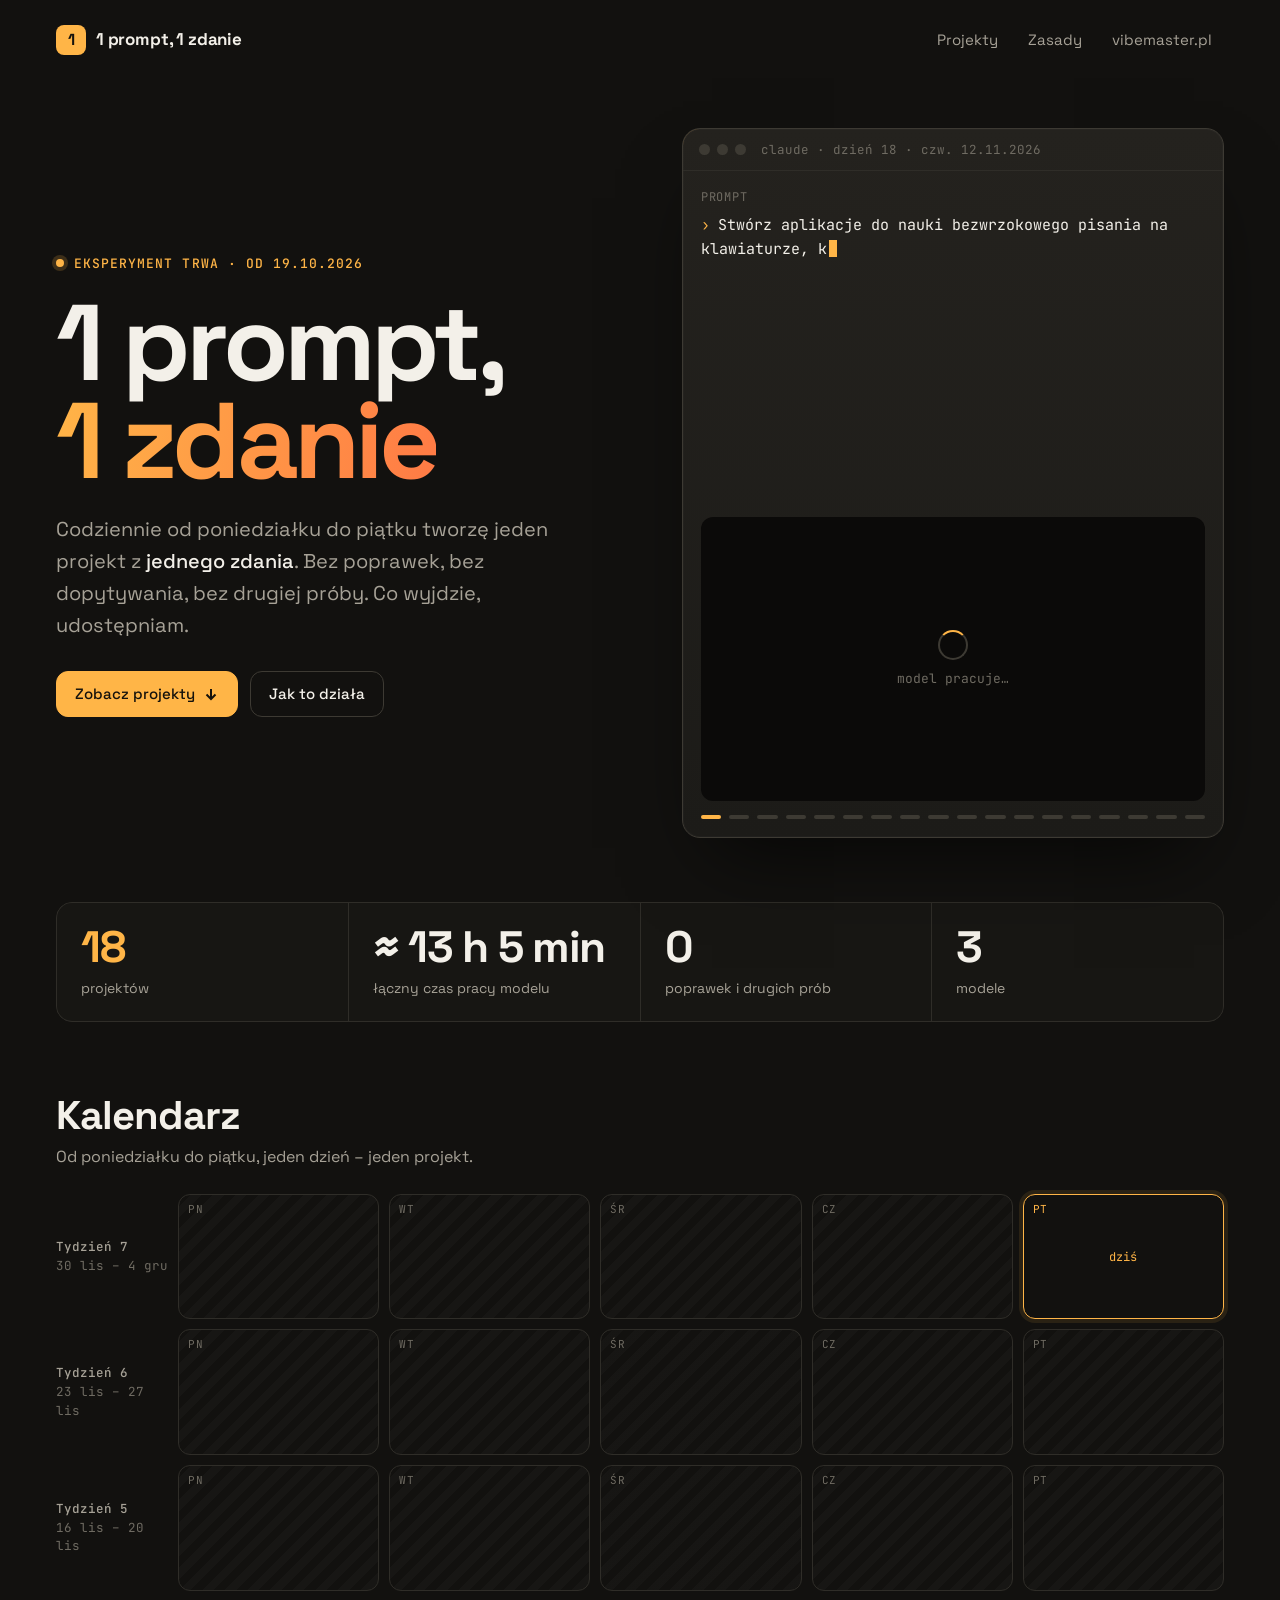
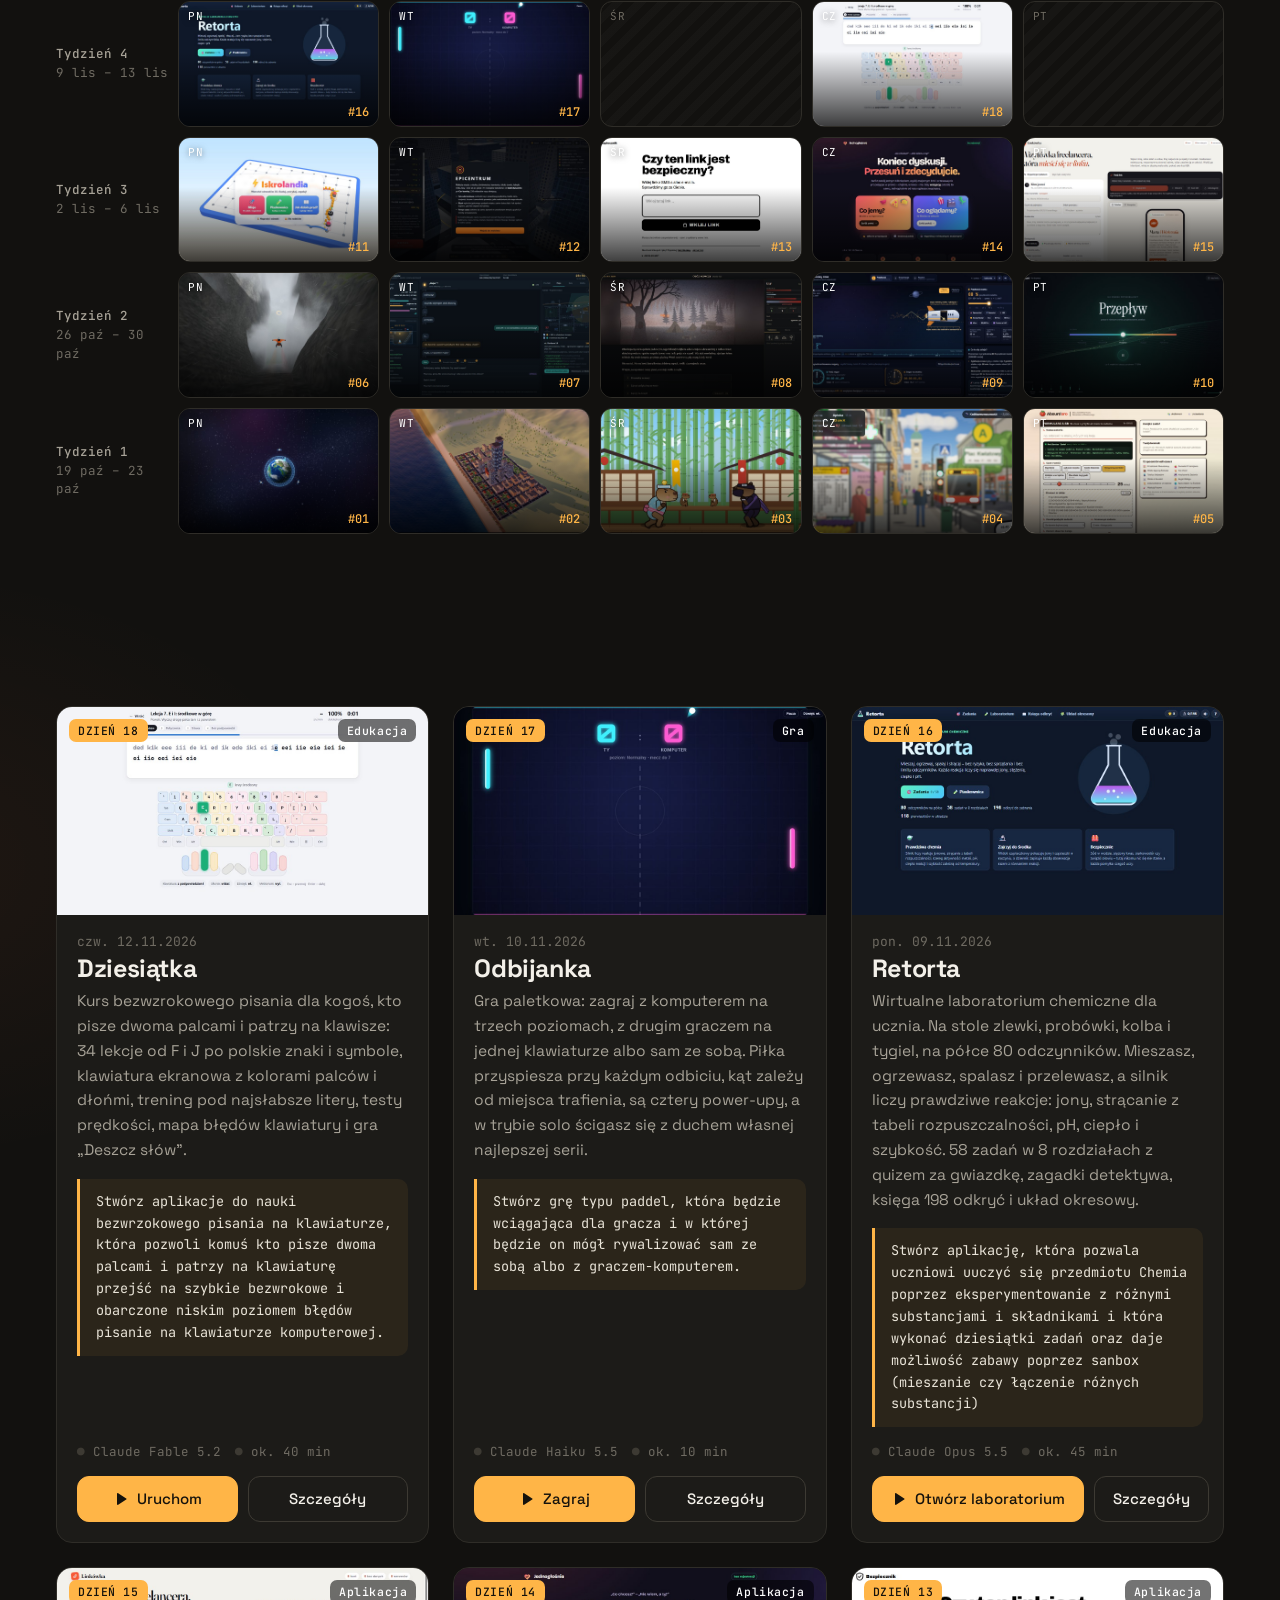
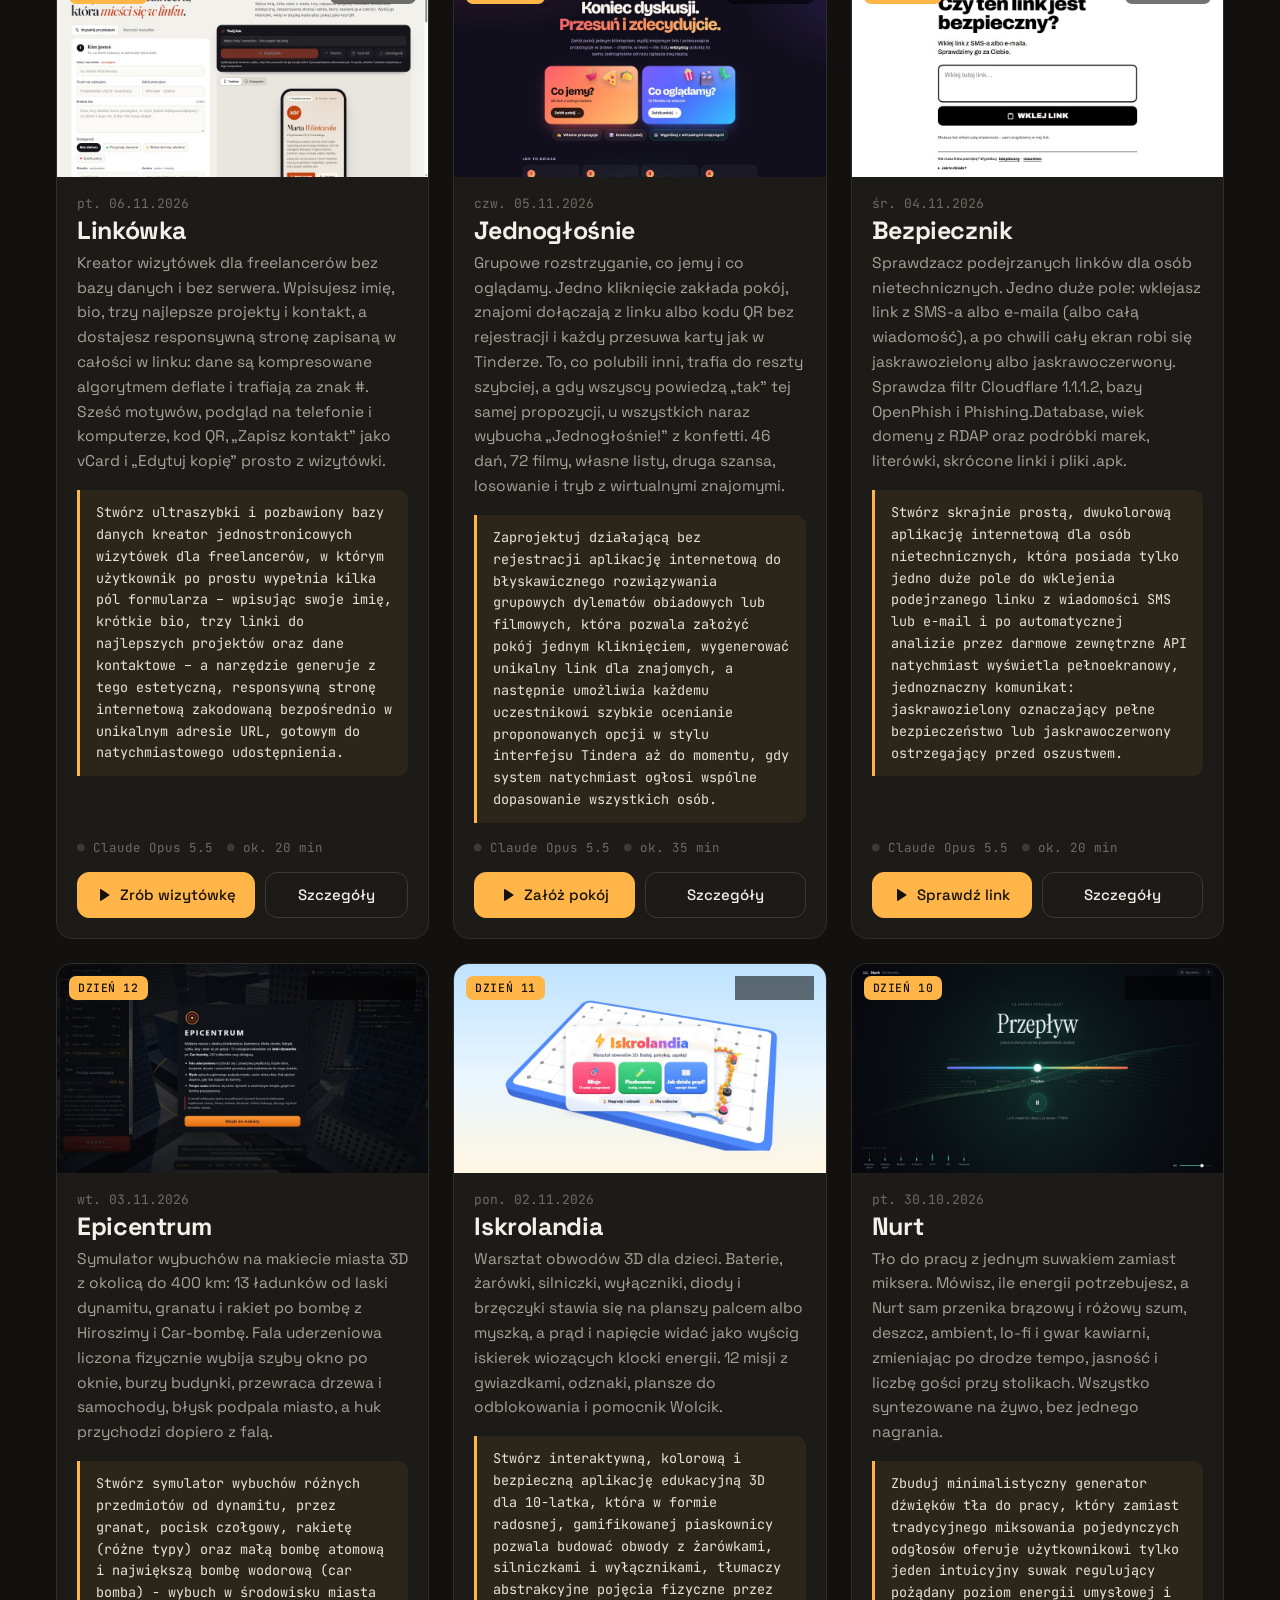
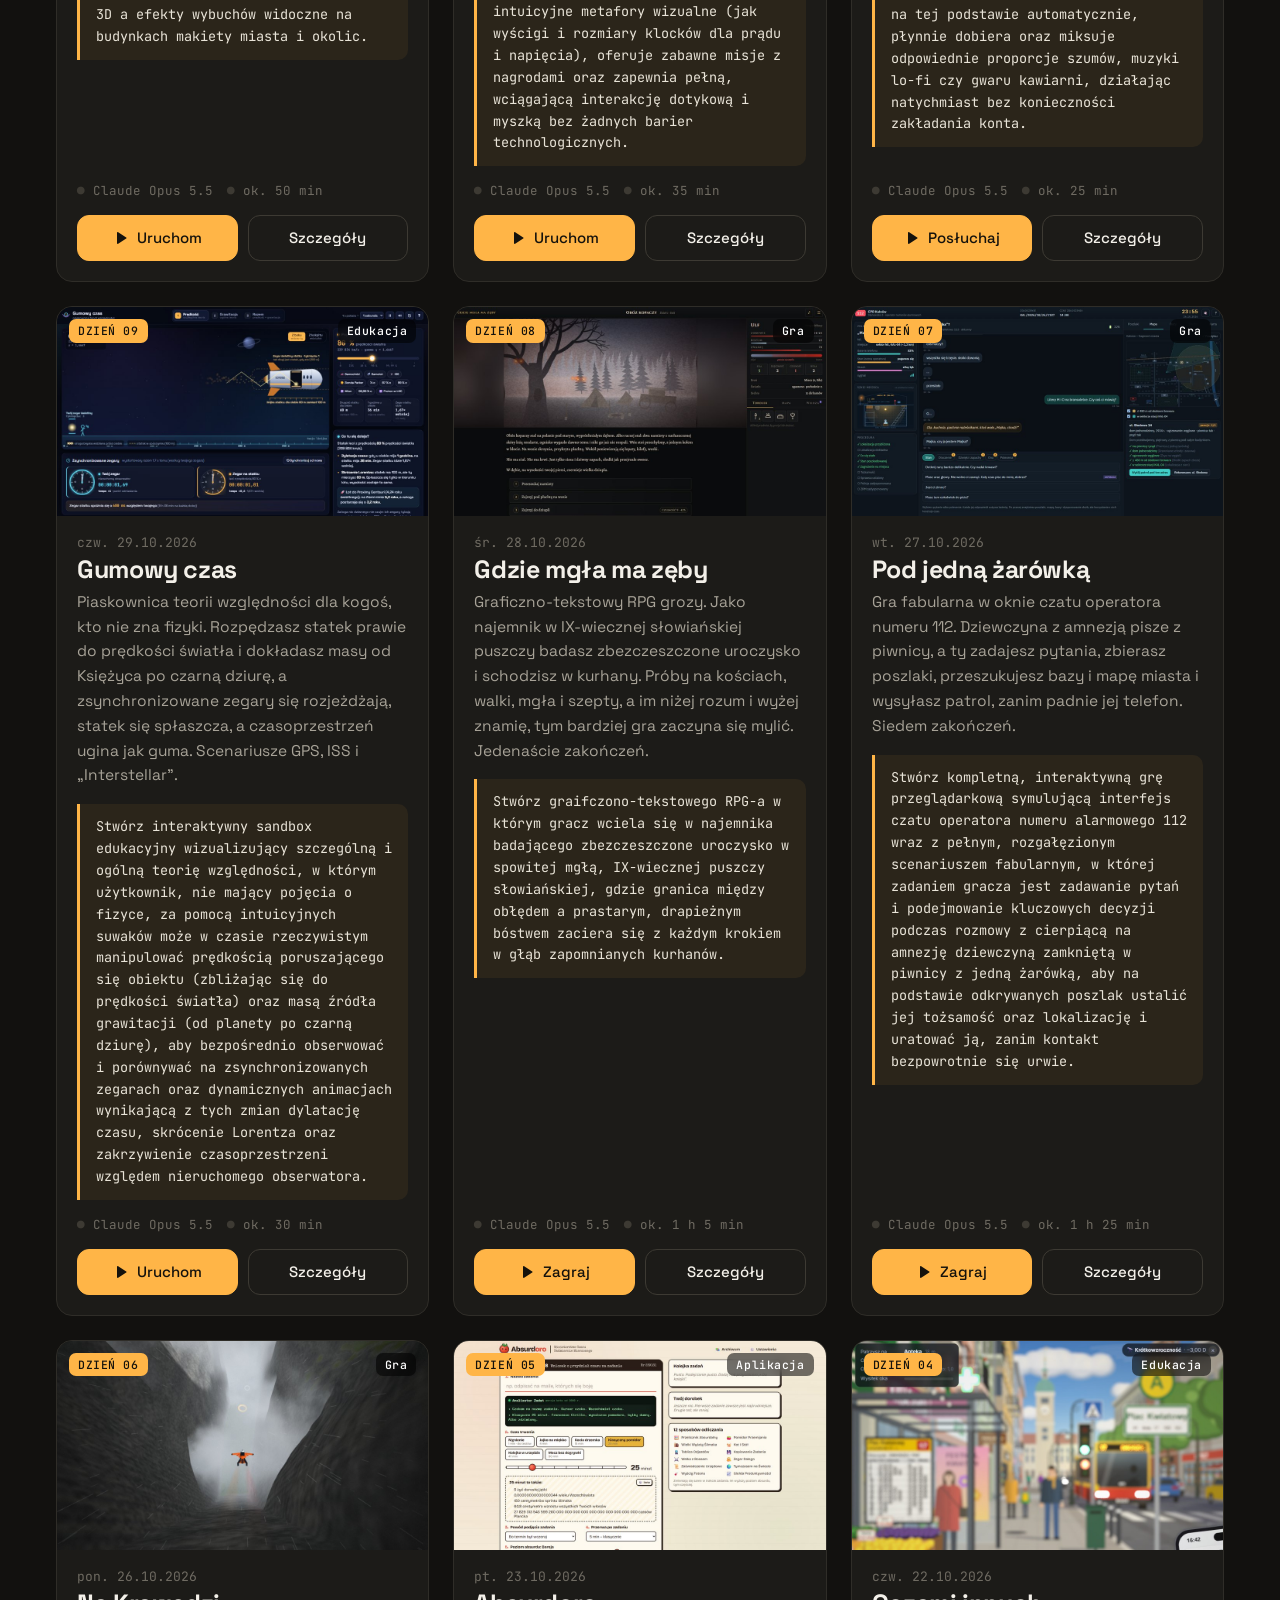
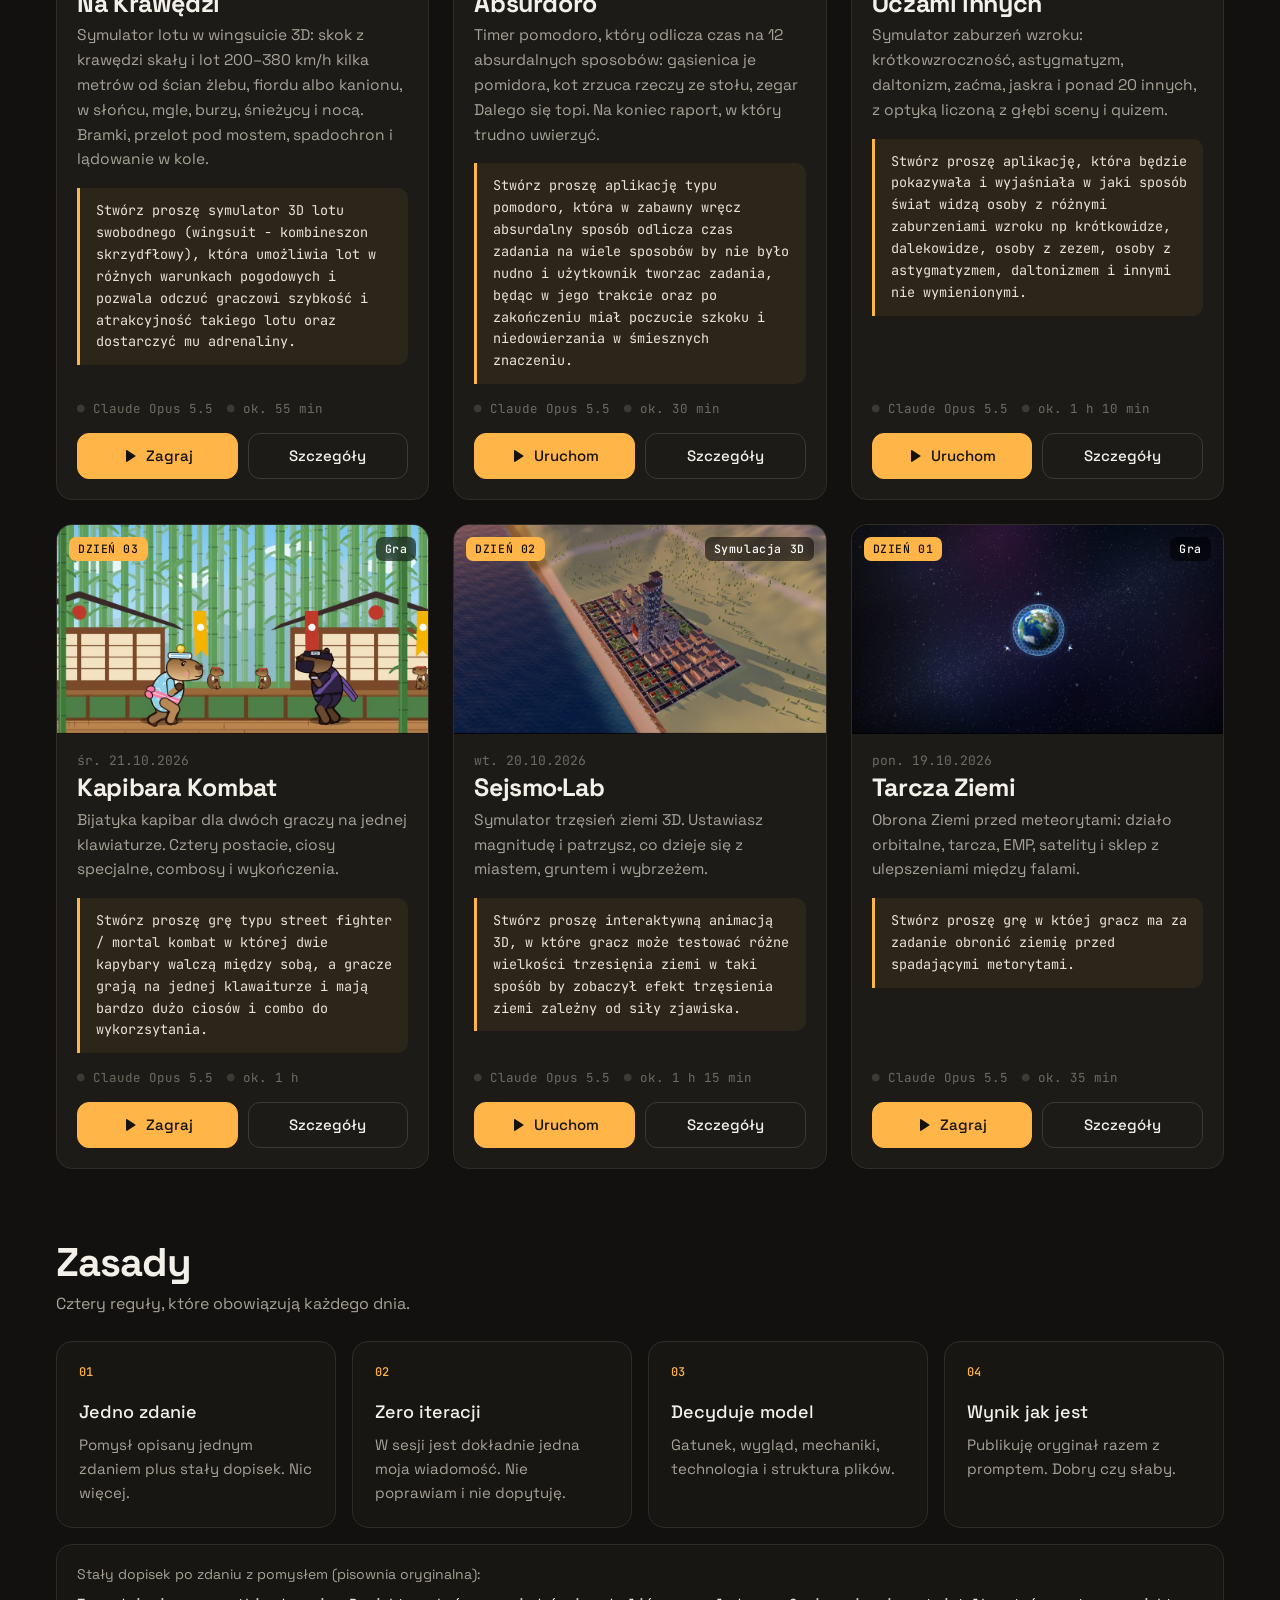
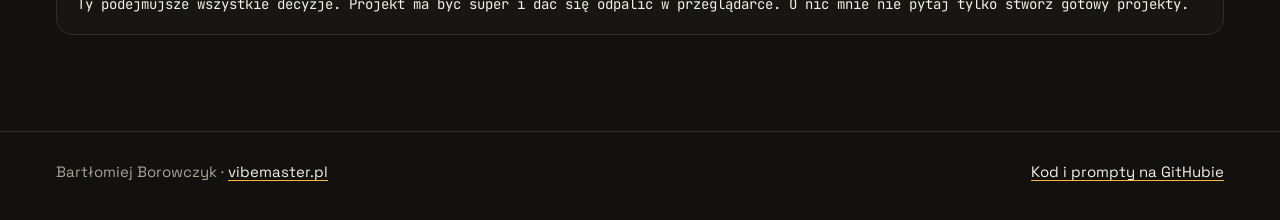
<file: index.html>
<!doctype html>
<html lang="pl">
<head>
<meta charset="utf-8">
<meta name="viewport" content="width=device-width, initial-scale=1, viewport-fit=cover">
<title>1 prompt, 1 zdanie</title>
<meta name="description" content="Codziennie od poniedziałku do piątku jeden projekt z jednego zdania, bez żadnych poprawek. Co wyjdzie, udostępniam.">
<meta name="theme-color" content="#12110f">
<link rel="canonical" href="https://1prompt1zdanie.vibemaster.pl/">
<meta property="og:type" content="website">
<meta property="og:locale" content="pl_PL">
<meta property="og:title" content="1 prompt, 1 zdanie">
<meta property="og:description" content="Codziennie jeden projekt z jednego zdania, bez żadnych poprawek. Zobacz, co wyszło.">
<meta property="og:url" content="https://1prompt1zdanie.vibemaster.pl/">
<meta property="og:image" content="https://1prompt1zdanie.vibemaster.pl/galeria/dzien-18.jpg">
<meta name="twitter:card" content="summary_large_image">
<link rel="icon" href="data:image/svg+xml,%3Csvg xmlns='http://www.w3.org/2000/svg' viewBox='0 0 32 32'%3E%3Crect width='32' height='32' rx='8' fill='%23ffb547'/%3E%3Ctext x='16' y='23' font-family='Arial' font-weight='700' font-size='19' text-anchor='middle' fill='%2312110f'%3E1%3C/text%3E%3C/svg%3E">
<link rel="preconnect" href="https://fonts.googleapis.com">
<link rel="preconnect" href="https://fonts.gstatic.com" crossorigin>
<link href="https://fonts.googleapis.com/css2?family=JetBrains+Mono:wght@400;500&family=Space+Grotesk:wght@400;500;700&display=swap" rel="stylesheet">
<style>
  :root {
    color-scheme: dark;
    --bg: #12110f;
    --bg-2: #171613;
    --surface: #1c1b18;
    --surface-2: #24221e;
    --line: #2f2d28;
    --line-2: #3d3a33;
    --text: #f3f0e9;
    --muted: #a7a297;
    --dim: #6f6b62;
    --accent: #ffb547;
    --accent-2: #ff7a45;
    --accent-ink: #15120c;
    --radius: 16px;
    --sans: "Space Grotesk", system-ui, sans-serif;
    --mono: "JetBrains Mono", ui-monospace, Consolas, monospace;
    --ease: cubic-bezier(.2, .7, .2, 1);
  }
  * { box-sizing: border-box; }
  html { -webkit-text-size-adjust: 100%; scroll-behavior: smooth; }
  body {
    margin: 0;
    min-height: 100vh;
    background:
      radial-gradient(1100px 620px at 85% -12%, rgba(255, 181, 71, .13), transparent 62%),
      radial-gradient(800px 500px at -10% 30%, rgba(255, 122, 69, .06), transparent 60%),
      var(--bg);
    color: var(--text);
    font: 17px/1.6 var(--sans);
    overflow-x: hidden;
  }
  body.locked { overflow: hidden; }
  a { color: inherit; }
  button { font: inherit; color: inherit; }
  img { max-width: 100%; }
  .wrap { max-width: 1200px; margin: 0 auto; padding: 0 max(16px, env(safe-area-inset-left)); }
  .sr { position: absolute; width: 1px; height: 1px; overflow: hidden; clip: rect(0 0 0 0); white-space: nowrap; }
  :focus-visible { outline: 2px solid var(--accent); outline-offset: 3px; border-radius: 6px; }

  /* ---------- nawigacja ---------- */
  .nav { display: flex; align-items: center; justify-content: space-between; gap: 16px; padding: 20px 0; }
  .brand { white-space: nowrap; display: inline-flex; align-items: center; gap: 10px; text-decoration: none; font-weight: 700; letter-spacing: -.01em; }
  .brand i {
    display: grid; place-items: center; width: 30px; height: 30px; border-radius: 8px;
    background: var(--accent); color: var(--accent-ink); font: 700 16px/1 var(--sans); font-style: normal;
  }
  .nav-links { display: flex; gap: 6px; }
  .nav-links a {
    padding: 8px 12px; border-radius: 999px; text-decoration: none; font-size: 15px; color: var(--muted);
    transition: color .2s, background .2s;
  }
  .nav-links a:hover { color: var(--text); background: var(--surface); }

  /* ---------- hero ---------- */
  .hero { display: grid; grid-template-columns: 1.05fr 1fr; gap: 56px; align-items: center; padding: 48px 0 64px; }
  .kicker {
    display: inline-flex; align-items: center; gap: 10px;
    font: 500 13px/1 var(--mono); letter-spacing: .08em; text-transform: uppercase; color: var(--accent);
  }
  .kicker::before { content: ""; width: 8px; height: 8px; border-radius: 50%; background: var(--accent); box-shadow: 0 0 0 4px rgba(255, 181, 71, .18); animation: pulse 2.4s infinite; }
  @keyframes pulse { 50% { box-shadow: 0 0 0 8px rgba(255, 181, 71, 0); } }
  h1 {
    margin: 18px 0 22px;
    font-size: clamp(52px, 8.4vw, 112px);
    line-height: .92;
    letter-spacing: -.045em;
    font-weight: 700;
  }
  h1 em {
    font-style: normal;
    background: linear-gradient(100deg, var(--accent), var(--accent-2));
    -webkit-background-clip: text; background-clip: text; color: transparent;
  }
  .lead { max-width: 560px; margin: 0 0 30px; font-size: 20px; color: var(--muted); }
  .lead strong { color: var(--text); font-weight: 500; }
  .cta { display: flex; flex-wrap: wrap; gap: 12px; }

  .btn {
    display: inline-flex; align-items: center; justify-content: center; gap: 8px;
    min-height: 46px; padding: 0 18px; white-space: nowrap;
    border-radius: 12px; border: 1px solid var(--line-2); background: transparent;
    text-decoration: none; font-weight: 500; font-size: 15px; cursor: pointer;
    transition: transform .2s var(--ease), background .2s, border-color .2s, filter .2s;
  }
  .btn:hover { border-color: var(--muted); background: var(--surface); }
  .btn:active { transform: scale(.97); }
  .btn.primary { background: var(--accent); border-color: var(--accent); color: var(--accent-ink); }
  .btn.primary:hover { filter: brightness(1.08); background: var(--accent); }
  .btn svg { width: 16px; height: 16px; flex: none; }

  /* terminal: zdanie → projekt */
  .term {
    position: relative;
    border: 1px solid var(--line-2);
    border-radius: 18px;
    background: linear-gradient(180deg, var(--surface-2), var(--surface));
    box-shadow: 0 40px 80px -30px rgba(0, 0, 0, .7), 0 0 0 1px rgba(255, 255, 255, .02) inset;
    overflow: hidden;
  }
  .term::after {
    content: ""; position: absolute; inset: -1px; border-radius: 18px; pointer-events: none;
    background: linear-gradient(140deg, rgba(255, 181, 71, .35), transparent 35%);
    -webkit-mask: linear-gradient(#000 0 0) content-box, linear-gradient(#000 0 0); -webkit-mask-composite: xor;
    mask: linear-gradient(#000 0 0) content-box exclude, linear-gradient(#000 0 0);
    padding: 1px;
  }
  .term-bar { display: flex; align-items: center; gap: 7px; padding: 12px 16px; border-bottom: 1px solid var(--line); }
  .term-bar i { width: 11px; height: 11px; border-radius: 50%; background: var(--line-2); }
  .term-bar span { margin-left: 8px; font: 12.5px var(--mono); color: var(--dim); }
  .term-body { padding: 18px 18px 18px; }
  .term-label { font: 12px var(--mono); color: var(--dim); text-transform: uppercase; letter-spacing: .08em; margin-bottom: 8px; }
  .term-prompt { display: grid; margin: 0 0 16px; font: 15px/1.6 var(--mono); color: var(--text); }
  .term-prompt > span { grid-area: 1 / 1; }
  .term-prompt .ghost { visibility: hidden; }
  .term-prompt .pfx { color: var(--accent); margin-right: 8px; }
  .caret { display: inline-block; width: .55em; height: 1.1em; margin-left: 2px; vertical-align: -.18em; background: var(--accent); animation: blink 1s steps(1) infinite; }
  @keyframes blink { 50% { opacity: 0; } }
  .term-result {
    position: relative; display: block; width: 100%; padding: 0; border: 0; border-radius: 12px; overflow: hidden;
    aspect-ratio: 16 / 9; background: #0b0a09; cursor: pointer; text-align: left;
  }
  .term-result img { position: absolute; inset: 0; width: 100%; height: 100%; object-fit: cover; opacity: 0; transform: scale(1.06); transition: opacity .7s var(--ease), transform 1.6s var(--ease); }
  .term-result.on img { opacity: 1; transform: scale(1); }
  .term-result .cap {
    position: absolute; left: 0; right: 0; bottom: 0; padding: 64px 16px 14px;
    background: linear-gradient(transparent, rgba(0, 0, 0, .55) 40%, rgba(0, 0, 0, .9));
    opacity: 0; transform: translateY(8px); transition: opacity .5s .25s, transform .5s .25s var(--ease);
  }
  .term-result.on .cap { opacity: 1; transform: none; }
  .cap small { display: block; font: 12px var(--mono); color: var(--accent); letter-spacing: .04em; }
  .cap b { display: block; font-size: 22px; line-height: 1.2; color: #fff; }
  .term-result .wait { position: absolute; inset: 0; display: grid; place-items: center; font: 13px var(--mono); color: var(--dim); transition: opacity .3s; }
  .term-result.on .wait { opacity: 0; }
  .wait::before { content: ""; width: 26px; height: 26px; margin-bottom: 10px; border-radius: 50%; border: 2px solid var(--line-2); border-top-color: var(--accent); animation: spin .9s linear infinite; }
  .wait { grid-auto-flow: row; align-content: center; justify-items: center; }
  @keyframes spin { to { transform: rotate(360deg); } }
  .term-dots { display: flex; justify-content: center; gap: 8px; margin-top: 14px; }
  .term-dots button { width: 28px; height: 4px; padding: 0; border: 0; border-radius: 4px; background: var(--line-2); cursor: pointer; }
  .term-dots button[aria-current="true"] { background: var(--accent); }
  .term-dots button::before { content: ""; display: block; height: 24px; margin-top: -10px; } /* większy cel dotyku */

  /* ---------- liczby ---------- */
  .stats {
    display: grid; grid-template-columns: repeat(4, 1fr);
    border: 1px solid var(--line); border-radius: var(--radius); overflow: hidden;
    background: var(--line); gap: 1px;
  }
  .stat { background: var(--bg-2); padding: 22px 24px; }
  .stat b { display: block; white-space: nowrap; font-size: clamp(26px, 3.6vw, 44px); line-height: 1; letter-spacing: -.03em; font-weight: 700; }
  .stat span { display: block; margin-top: 8px; font-size: 14px; color: var(--muted); }
  .stat:first-child b { color: var(--accent); }

  /* ---------- sekcje ---------- */
  section { padding: 72px 0 0; }
  .sec-head { display: flex; align-items: end; justify-content: space-between; gap: 16px 24px; flex-wrap: wrap; margin-bottom: 24px; }
  .sec-head h2 { margin: 0; font-size: clamp(28px, 4vw, 40px); line-height: 1.1; letter-spacing: -.025em; }
  .sec-head p { margin: 6px 0 0; color: var(--muted); font-size: 16px; }

  /* kalendarz */
  .cal { display: grid; gap: 10px; }
  .week { display: grid; grid-template-columns: 112px repeat(5, 1fr); gap: 10px; align-items: stretch; }
  .week-label { display: flex; flex-direction: column; justify-content: center; font: 12.5px/1.5 var(--mono); color: var(--dim); }
  .week-label b { color: var(--muted); font-weight: 500; }
  .cell {
    position: relative; aspect-ratio: 16 / 10; border-radius: 12px; overflow: hidden;
    border: 1px dashed var(--line-2); background: transparent; padding: 0;
    display: grid; place-items: center; font: 12px var(--mono); color: var(--dim);
  }
  .cell .wd { position: absolute; left: 9px; top: 7px; font: 11px var(--mono); letter-spacing: .06em; text-transform: uppercase; }
  .cell.done { border: 1px solid var(--line); cursor: pointer; }
  .cell.done img { position: absolute; inset: 0; width: 100%; height: 100%; object-fit: cover; transition: transform .5s var(--ease); }
  .cell.done::after { content: ""; position: absolute; inset: 0; background: linear-gradient(transparent 40%, rgba(0, 0, 0, .75)); }
  .cell.done .wd { z-index: 1; color: #fff; text-shadow: 0 1px 6px rgba(0, 0, 0, .6); }
  .cell.done .no { position: absolute; z-index: 1; right: 9px; bottom: 6px; font: 500 12px var(--mono); color: var(--accent); }
  .cell.done:hover img { transform: scale(1.08); }
  .cell.today { border: 1px solid var(--accent); color: var(--accent); box-shadow: 0 0 0 4px rgba(255, 181, 71, .1); }
  .cell.today .wd { color: var(--accent); }
  .cell.missed { border-style: solid; border-color: var(--line); background: repeating-linear-gradient(135deg, transparent 0 8px, rgba(255, 255, 255, .02) 8px 16px); }

  /* filtry */
  .chips { display: flex; flex-wrap: wrap; gap: 8px; }
  .chip {
    min-height: 38px; padding: 0 14px; border-radius: 999px; border: 1px solid var(--line-2); background: transparent;
    font-size: 14px; color: var(--muted); cursor: pointer; transition: all .2s;
  }
  .chip:hover { color: var(--text); border-color: var(--muted); }
  .chip[aria-pressed="true"] { background: var(--text); border-color: var(--text); color: var(--bg); }
  .chip small { margin-left: 6px; font: 12px var(--mono); opacity: .7; }

  /* karty */
  .grid { display: grid; grid-template-columns: repeat(auto-fill, minmax(330px, 1fr)); gap: 24px; }
  .card {
    display: flex; flex-direction: column;
    background: var(--surface); border: 1px solid var(--line); border-radius: var(--radius); overflow: hidden;
    transition: transform .35s var(--ease), border-color .35s, box-shadow .35s;
  }
  .card:hover { transform: translateY(-4px); border-color: var(--line-2); box-shadow: 0 30px 60px -30px rgba(0, 0, 0, .8); }
  .thumb { position: relative; display: block; width: 100%; padding: 0; border: 0; aspect-ratio: 16 / 9; background: #000; overflow: hidden; cursor: pointer; }
  .thumb img { width: 100%; height: 100%; object-fit: cover; display: block; transition: transform .6s var(--ease); }
  .card:hover .thumb img { transform: scale(1.05); }
  .tag {
    position: absolute; top: 12px; padding: 6px 9px; border-radius: 7px;
    font: 500 11.5px/1 var(--mono); letter-spacing: .05em;
  }
  .tag.day { left: 12px; background: var(--accent); color: var(--accent-ink); }
  .tag.kat { right: 12px; background: rgba(0, 0, 0, .55); color: #fff; backdrop-filter: blur(6px); -webkit-backdrop-filter: blur(6px); }
  .card .body { display: flex; flex-direction: column; flex: 1; padding: 18px 20px 20px; }
  .date { font: 13px var(--mono); color: var(--dim); }
  .card h3 { margin: 4px 0 6px; font-size: 25px; line-height: 1.15; letter-spacing: -.015em; }
  .desc { margin: 0 0 16px; font-size: 15.5px; color: var(--muted); }
  .quote {
    position: relative; margin: 0 0 16px; padding: 12px 14px 12px 16px;
    border-left: 3px solid var(--accent); border-radius: 0 10px 10px 0;
    background: rgba(255, 181, 71, .065);
    font: 13.5px/1.62 var(--mono); color: #e9e4d8;
  }
  .meta { display: flex; flex-wrap: wrap; gap: 6px 14px; margin: auto 0 16px; font: 12.5px var(--mono); color: var(--dim); }
  .meta span::before { content: "● "; color: var(--line-2); }
  .actions { display: grid; grid-template-columns: 1fr 1fr; gap: 10px; }

  /* zasady */
  .rules { display: grid; grid-template-columns: repeat(4, 1fr); gap: 16px; margin: 0; padding: 0; list-style: none; counter-reset: r; }
  .rules li { padding: 22px; border: 1px solid var(--line); border-radius: var(--radius); background: var(--bg-2); color: var(--muted); font-size: 15px; counter-increment: r; }
  .rules li::before { content: "0" counter(r); display: block; margin-bottom: 18px; font: 500 12px var(--mono); color: var(--accent); }
  .rules b { display: block; margin-bottom: 6px; color: var(--text); font-size: 18px; font-weight: 500; }
  .suffix { margin-top: 16px; padding: 18px 20px; border: 1px solid var(--line); border-radius: var(--radius); background: var(--bg-2); }
  .suffix p { margin: 0 0 8px; font-size: 14px; color: var(--muted); }
  .suffix code { display: block; font: 14px/1.65 var(--mono); color: var(--text); white-space: normal; }

  footer { margin-top: 96px; border-top: 1px solid var(--line); padding: 28px 0 calc(36px + env(safe-area-inset-bottom)); font-size: 15px; color: var(--muted); }
  footer .wrap { display: flex; flex-wrap: wrap; justify-content: space-between; gap: 12px 24px; }
  footer a { color: var(--text); text-decoration-color: var(--accent); text-underline-offset: 3px; }

  /* pojawianie się przy przewijaniu */
  .rv { opacity: 0; transform: translateY(18px); transition: opacity .7s var(--ease), transform .7s var(--ease); }
  .rv.in { opacity: 1; transform: none; }

  /* ---------- okno szczegółów ---------- */
  dialog {
    width: min(860px, calc(100% - 32px)); max-height: calc(100dvh - 48px);
    padding: 0; border: 1px solid var(--line-2); border-radius: 20px;
    background: var(--surface); color: var(--text); overflow: auto; overscroll-behavior: contain;
  }
  dialog::backdrop { background: rgba(8, 7, 6, .72); backdrop-filter: blur(6px); -webkit-backdrop-filter: blur(6px); }
  dialog[open] { animation: pop .35s var(--ease); }
  @keyframes pop { from { opacity: 0; transform: translateY(16px) scale(.98); } }
  .dlg-img { position: relative; aspect-ratio: 16 / 9; max-height: 46vh; width: 100%; background: #000; }
  .dlg-img img { width: 100%; height: 100%; object-fit: cover; display: block; }
  .dlg-close {
    position: absolute; top: 12px; right: 12px; width: 42px; height: 42px; border-radius: 50%;
    border: 0; background: rgba(0, 0, 0, .6); color: #fff; cursor: pointer; display: grid; place-items: center;
    backdrop-filter: blur(6px); -webkit-backdrop-filter: blur(6px);
  }
  .dlg-close svg { width: 18px; height: 18px; }
  .dlg-body { padding: 22px 26px 28px; }
  .dlg-body h2 { outline: none; margin: 4px 0 8px; font-size: clamp(28px, 4vw, 38px); line-height: 1.1; letter-spacing: -.025em; }
  .dlg-body .desc { font-size: 16.5px; }
  .facts { display: grid; grid-template-columns: repeat(4, 1fr); gap: 1px; margin: 20px 0; border: 1px solid var(--line); border-radius: 12px; overflow: hidden; background: var(--line); }
  .facts div { background: var(--bg-2); padding: 12px 14px; }
  .facts dt { font: 11.5px var(--mono); color: var(--dim); text-transform: uppercase; letter-spacing: .06em; }
  .facts dd { margin: 4px 0 0; font-size: 15px; font-weight: 500; }
  .full { position: relative; margin: 0 0 20px; }
  .full-head { display: flex; align-items: center; justify-content: space-between; gap: 12px; margin-bottom: 8px; }
  .full-head span { font: 12px var(--mono); color: var(--dim); text-transform: uppercase; letter-spacing: .08em; }
  .copy { min-height: 34px; padding: 0 12px; border-radius: 8px; border: 1px solid var(--line-2); background: transparent; font-size: 13px; cursor: pointer; color: var(--muted); }
  .copy:hover { color: var(--text); border-color: var(--muted); }
  .full pre {
    margin: 0; padding: 14px 16px; border-radius: 12px; background: #0f0e0c; border: 1px solid var(--line);
    font: 13.5px/1.65 var(--mono); color: #e9e4d8; white-space: pre-wrap; word-break: break-word;
  }
  .full pre mark { background: none; color: var(--accent); }
  .dlg-actions { display: flex; flex-wrap: wrap; gap: 10px; }
  .dlg-actions .btn { flex: 1 1 180px; }

  /* ---------- responsywność ---------- */
  @media (max-width: 980px) {
    .hero { grid-template-columns: 1fr; gap: 36px; padding: 24px 0 48px; }
    .rules { grid-template-columns: 1fr 1fr; }
  }
  @media (max-width: 640px) {
    body { font-size: 16px; }
    .nav { padding: 14px 0; }
    .nav-links a { padding: 8px 10px; font-size: 14px; }
    .nav-links .hide-s { display: none; }
    h1 { margin: 14px 0 16px; }
    .lead { font-size: 18px; margin-bottom: 24px; }
    .cta .btn { flex: 1 1 auto; }
    .term-body { padding: 14px; }
    .term-prompt { font-size: 13.5px; }
    .stats { grid-template-columns: 1fr 1fr; }
    .stat { padding: 16px 18px; }
    section { padding-top: 56px; }
    .week { grid-template-columns: repeat(5, 1fr); gap: 6px; }
    .week-label { grid-column: 1 / -1; flex-direction: row; gap: 8px; margin-top: 6px; }
    .cell { border-radius: 8px; aspect-ratio: 1; }
    .cell .wd { left: 6px; top: 4px; font-size: 10px; }
    .cell.done .no { right: 6px; bottom: 3px; font-size: 10.5px; }
    .grid { grid-template-columns: 1fr; gap: 18px; }
    .card h3 { font-size: 23px; }
    .rules { grid-template-columns: 1fr 1fr; gap: 10px; }
    .rules li { padding: 16px; font-size: 14px; }
    .rules li::before { margin-bottom: 10px; }
    .rules b { font-size: 16px; }
    dialog {
      width: 100%; max-width: 100%; max-height: 92dvh; margin: auto 0 0;
      border-radius: 20px 20px 0 0; border-bottom: 0;
    }
    dialog[open] { animation: sheet .4s var(--ease); }
    @keyframes sheet { from { transform: translateY(100%); } }
    .dlg-body { padding: 18px 16px calc(24px + env(safe-area-inset-bottom)); }
    .facts { grid-template-columns: 1fr 1fr; }
  }
  @media (prefers-reduced-motion: reduce) {
    *, *::before, *::after { animation: none !important; transition: none !important; }
    .rv { opacity: 1; transform: none; }
  }
</style>
</head>
<body>

<div class="wrap">
  <nav class="nav" aria-label="Główna">
    <a class="brand" href="#"><i>1</i>1 prompt, 1 zdanie</a>
    <div class="nav-links">
      <a class="hide-s" href="#projekty">Projekty</a>
      <a class="hide-s" href="#zasady">Zasady</a>
      <a href="https://vibemaster.pl">vibemaster.pl</a>
    </div>
  </nav>

  <header class="hero">
    <div>
      <div class="kicker">Eksperyment trwa · od 19.10.2026</div>
      <h1>1 prompt,<br><em>1 zdanie</em></h1>
      <p class="lead">Codziennie od poniedziałku do piątku tworzę jeden projekt z <strong>jednego zdania</strong>. Bez poprawek, bez dopytywania, bez drugiej próby. Co wyjdzie, udostępniam.</p>
      <div class="cta">
        <a class="btn primary" href="#projekty">Zobacz projekty
          <svg viewBox="0 0 16 16" fill="none" stroke="currentColor" stroke-width="2" aria-hidden="true"><path d="M8 3v10M3.5 8.5 8 13l4.5-4.5"/></svg></a>
        <a class="btn" href="#zasady">Jak to działa</a>
      </div>
    </div>

    <div class="term" aria-label="Zdanie i projekt, który z niego powstał">
      <div class="term-bar"><i></i><i></i><i></i><span id="term-title">claude · dzień 03</span></div>
      <div class="term-body">
        <div class="term-label">Prompt</div>
        <p class="term-prompt"><span class="ghost" id="ghost" aria-hidden="true"></span><span><span class="pfx">›</span><span id="typed"></span><span class="caret" aria-hidden="true"></span></span></p>
        <button class="term-result" id="term-result" type="button">
          <span class="wait">model pracuje…</span>
          <img id="term-img" alt="">
          <span class="cap"><small id="term-meta"></small><b id="term-name"></b></span>
        </button>
        <div class="term-dots" id="term-dots" role="group" aria-label="Wybierz dzień"></div>
      </div>
    </div>
  </header>

  <div class="stats rv" id="stats"></div>

  <section id="kalendarz" aria-labelledby="h-kal">
    <div class="sec-head rv">
      <div>
        <h2 id="h-kal">Kalendarz</h2>
        <p>Od poniedziałku do piątku, jeden dzień – jeden projekt.</p>
      </div>
    </div>
    <div class="cal rv" id="cal"></div>
  </section>

  <section id="projekty" aria-labelledby="h-proj">
    <div class="sec-head rv">
      <div>
        <h2 id="h-proj">Projekty</h2>
        <p>Oryginały, dokładnie takie, jakie dał jeden prompt.</p>
      </div>
      <div class="chips" id="chips" role="group" aria-label="Filtruj projekty"></div>
    </div>
    <div class="grid" id="grid"></div>
    <noscript><p>Lista projektów wymaga JavaScriptu. Wszystkie są też w <a href="https://github.com/bartibo/jeden-prompt">repozytorium na GitHubie</a>.</p></noscript>
  </section>

  <section id="zasady" aria-labelledby="h-zas">
    <div class="sec-head rv">
      <div>
        <h2 id="h-zas">Zasady</h2>
        <p>Cztery reguły, które obowiązują każdego dnia.</p>
      </div>
    </div>
    <ul class="rules rv">
      <li><b>Jedno zdanie</b>Pomysł opisany jednym zdaniem plus stały dopisek. Nic więcej.</li>
      <li><b>Zero iteracji</b>W sesji jest dokładnie jedna moja wiadomość. Nie poprawiam i nie dopytuję.</li>
      <li><b>Decyduje model</b>Gatunek, wygląd, mechaniki, technologia i struktura plików.</li>
      <li><b>Wynik jak jest</b>Publikuję oryginał razem z promptem. Dobry czy słaby.</li>
    </ul>
    <div class="suffix rv">
      <p>Stały dopisek po zdaniu z pomysłem (pisownia oryginalna):</p>
      <code>Ty podejmujsze wszystkie decyzje. Projekt ma być super i dać się odpalić w przeglądarce. O nic mnie nie pytaj tylko stwórz gotowy projekty.</code>
    </div>
  </section>
</div>

<footer>
  <div class="wrap">
    <span>Bartłomiej Borowczyk · <a href="https://vibemaster.pl">vibemaster.pl</a></span>
    <span><a href="https://github.com/bartibo/jeden-prompt">Kod i prompty na GitHubie</a></span>
  </div>
</footer>

<dialog id="dlg" aria-labelledby="dlg-title"></dialog>

<script>
/* Nowy dzień: dopisz obiekt na KOŃCU listy. Miniatura: galeria/dzien-N.jpg (960×540, zrzut pierwszego ekranu).
   `zdanie` to samo zdanie z pomysłem, `prompt` to pełna wiadomość dosłownie. */
const PROJEKTY = [
  {
    n: 1, data: '2026-10-19', godz: '21:20', min: 35, model: 'Claude Opus 5.5', kat: 'Gra',
    folder: '1-meteoryty-gra-opus5_5', akcja: 'Zagraj',
    tytul: 'Tarcza Ziemi',
    opis: 'Obrona Ziemi przed meteorytami: działo orbitalne, tarcza, EMP, satelity i sklep z ulepszeniami między falami.',
    alt: 'Ziemia z tarczą energetyczną i satelitami na tle gwiazd',
    zdanie: 'Stwórz proszę grę w któej gracz ma za zadanie obronić ziemię przed spadającymi metorytami.',
    prompt: 'Stwórz proszę grę w któej gracz ma za zadanie obronić ziemię przed spadającymi metorytami. Ty podejmujsze wszystkie decyzje. Projekt ma być super i dać się odpalić w przeglądarce. O nic mnie nie pytaj tylko stwórz gotowy projekty. (Umieść go w folderze 1-meteoryty-gra-opus5_5)'
  },
  {
    n: 2, data: '2026-10-20', godz: '10:01', min: 75, model: 'Claude Opus 5.5', kat: 'Symulacja 3D',
    folder: '2-trzesienie-ziemi-interaktywne-opus5_5', akcja: 'Uruchom',
    tytul: 'Sejsmo·Lab',
    opis: 'Symulator trzęsień ziemi 3D. Ustawiasz magnitudę i patrzysz, co dzieje się z miastem, gruntem i wybrzeżem.',
    alt: 'Nadmorskie miasto 3D z wieżowcami i domami, widok z góry',
    zdanie: 'Stwórz proszę interaktywną animacją 3D, w które gracz może testować różne wielkości trzesięnia ziemi w taki spośób by zobaczył efekt trzęsienia ziemi zależny od siły zjawiska.',
    prompt: 'Stwórz proszę interaktywną animacją 3D, w które gracz może testować różne wielkości trzesięnia ziemi w taki spośób by zobaczył efekt trzęsienia ziemi zależny od siły zjawiska.\nTy podejmujsze wszystkie decyzje. Projekt ma być super i dać się odpalić w przeglądarce. O nic mnie nie pytaj tylko stwórz gotowy projekty. (Umieść go w folderze 2-trzesienie-ziemi-interaktywne-opus5_5)'
  },
  {
    n: 3, data: '2026-10-21', godz: '11:42', min: 60, model: 'Claude Opus 5.5', kat: 'Gra',
    folder: '3-kapibary-bijatyka-opus5_5', akcja: 'Zagraj',
    tytul: 'Kapibara Kombat',
    opis: 'Bijatyka kapibar dla dwóch graczy na jednej klawiaturze. Cztery postacie, ciosy specjalne, combosy i wykończenia.',
    alt: 'Dwie kapibary w strojach do walki naprzeciw siebie w dojo w bambusach',
    zdanie: 'Stwórz proszę grę typu street fighter / mortal kombat w której dwie kapybary walczą między sobą, a gracze grają na jednej klawaiturze i mają bardzo dużo ciosów i combo do wykorzsytania.',
    prompt: 'Stwórz proszę grę typu street fighter / mortal kombat w której dwie kapybary walczą między sobą, a gracze grają na jednej klawaiturze i mają bardzo dużo ciosów i combo do wykorzsytania.\nTy podejmujsze wszystkie decyzje. Projekt ma być super i dać się odpalić w przeglądarce. O nic mnie nie pytaj tylko stwórz gotowy projekty. Umieść go w folderze dedykowanym i nazwij go zgodnie z konwencją nazewnictwa stosowaną we wczesniejszych projektach.'
  },
  {
    n: 4, data: '2026-10-22', godz: '18:01', min: 70, model: 'Claude Opus 5.5', kat: 'Edukacja',
    folder: '4-zaburzenia-wzroku-symulator-opus5_5', akcja: 'Uruchom',
    tytul: 'Oczami innych',
    opis: 'Symulator zaburzeń wzroku: krótkowzroczność, astygmatyzm, daltonizm, zaćma, jaskra i ponad 20 innych, z optyką liczoną z głębi sceny i quizem.',
    alt: 'Ulica rozmyta tak, jak widzi ją osoba z krótkowzrocznością, z panelem ostrości oka',
    zdanie: 'Stwórz proszę aplikację, która będzie pokazywała i wyjaśniała w jaki sposób świat widzą osoby z różnymi zaburzeniami wzroku np krótkowidze, dalekowidze, osoby z zezem, osoby z astygmatyzmem, daltonizmem i innymi nie wymienionymi.',
    prompt: 'Stwórz proszę aplikację, która będzie pokazywała i wyjaśniała w jaki sposób świat widzą osoby z różnymi zaburzeniami wzroku np krótkowidze, dalekowidze, osoby z zezem, osoby z astygmatyzmem, daltonizmem i innymi nie wymienionymi.\nTy podejmujesz wszystkie decyzje. Projekt ma być super i dać się odpalić w przeglądarce. O nic mnie nie pytaj tylko stwórz gotowy projekt. Umieść go w folderze dedykowanym i nazwij go zgodnie z konwencją nazewnictwa stosowaną we wcześniejszych projektach.'
  },
  {
    n: 5, data: '2026-10-23', godz: '10:29', min: 30, model: 'Claude Opus 5.5', kat: 'Aplikacja',
    folder: '5-pomodoro-absurdalny-timer-opus5_5', akcja: 'Uruchom',
    tytul: 'Absurdoro',
    opis: 'Timer pomodoro, który odlicza czas na 12 absurdalnych sposobów: gąsienica je pomidora, kot zrzuca rzeczy ze stołu, zegar Dalego się topi. Na koniec raport, w który trudno uwierzyć.',
    alt: 'Formularz A-38 z analizatorem zadań i przeliczeniem 25 minut na czasy Plancka',
    zdanie: 'Stwórz proszę aplikację typu pomodoro, która w zabawny wręcz absurdalny sposób odlicza czas zadania na wiele sposobów by nie było nudno i użytkownik tworzac zadania, będąc w jego trakcie oraz po zakończeniu miał poczucie szkoku i niedowierzania w śmiesznych znaczeniu.',
    prompt: 'Stwórz proszę aplikację typu pomodoro, która w zabawny wręcz absurdalny sposób odlicza czas zadania na wiele sposobów by nie było nudno i użytkownik tworzac zadania, będąc w jego trakcie oraz po zakończeniu miał poczucie szkoku i niedowierzania w śmiesznych znaczeniu.\nTy podejmujesz wszystkie decyzje. Projekt ma być super i dać się odpalić w przeglądarce. O nic mnie nie pytaj tylko stwórz gotowy projekt. Umieść go w folderze dedykowanym i nazwij go zgodnie z konwencją nazewnictwa stosowaną we wcześniejszych projektach.'
  },
  {
    n: 6, data: '2026-10-26', godz: '13:10', min: 55, model: 'Claude Opus 5.5', kat: 'Gra',
    folder: '6-wingsuit-symulator-lotu-opus5_5', akcja: 'Zagraj',
    tytul: 'Na Krawędzi',
    opis: 'Symulator lotu w wingsuicie 3D: skok z krawędzi skały i lot 200–380 km/h kilka metrów od ścian żlebu, fiordu albo kanionu, w słońcu, mgle, burzy, śnieżycy i nocą. Bramki, przelot pod mostem, spadochron i lądowanie w kole.',
    alt: 'Pilot w pomarańczowym kombinezonie skrzydłowym leci wąskim, zamglonym żlebem w stronę bramki',
    zdanie: 'Stwórz proszę symulator 3D lotu swobodnego (wingsuit - kombineszon skrzydfłowy), która umożliwia lot w różnych warunkach pogodowych i pozwala odczuć graczowi szybkość i atrakcyjność takiego lotu oraz dostarczyć mu adrenaliny.',
    prompt: 'Stwórz proszę symulator 3D lotu swobodnego (wingsuit - kombineszon skrzydfłowy), która umożliwia lot w różnych warunkach pogodowych i pozwala odczuć graczowi szybkość i atrakcyjność takiego lotu oraz dostarczyć mu adrenaliny.\nTy podejmujesz wszystkie decyzje. Projekt ma być super i dać się odpalić w przeglądarce. O nic mnie nie pytaj tylko stwórz gotowy projekt. Umieść go w folderze dedykowanym i nazwij go zgodnie z konwencją nazewnictwa stosowaną we wcześniejszych projektach.'
  },
  {
    n: 7, data: '2026-10-27', godz: '11:28', min: 85, model: 'Claude Opus 5.5', kat: 'Gra',
    folder: '7-operator-112-gra-fabularna-opus5_5', akcja: 'Zagraj',
    tytul: 'Pod jedną żarówką',
    opis: 'Gra fabularna w oknie czatu operatora numeru 112. Dziewczyna z amnezją pisze z piwnicy, a ty zadajesz pytania, zbierasz poszlaki, przeszukujesz bazy i mapę miasta i wysyłasz patrol, zanim padnie jej telefon. Siedem zakończeń.',
    alt: 'Konsola operatora 112: czat z dziewczyną z piwnicy, szkic piwnicy z żarówką i mapa miasta z nakładkami poszlak',
    zdanie: 'Stwórz kompletną, interaktywną grę przeglądarkową symulującą interfejs czatu operatora numeru alarmowego 112 wraz z pełnym, rozgałęzionym scenariuszem fabularnym, w której zadaniem gracza jest zadawanie pytań i podejmowanie kluczowych decyzji podczas rozmowy z cierpiącą na amnezję dziewczyną zamkniętą w piwnicy z jedną żarówką, aby na podstawie odkrywanych poszlak ustalić jej tożsamość oraz lokalizację i uratować ją, zanim kontakt bezpowrotnie się urwie.',
    prompt: 'Stwórz kompletną, interaktywną grę przeglądarkową symulującą interfejs czatu operatora numeru alarmowego 112 wraz z pełnym, rozgałęzionym scenariuszem fabularnym, w której zadaniem gracza jest zadawanie pytań i podejmowanie kluczowych decyzji podczas rozmowy z cierpiącą na amnezję dziewczyną zamkniętą w piwnicy z jedną żarówką, aby na podstawie odkrywanych poszlak ustalić jej tożsamość oraz lokalizację i uratować ją, zanim kontakt bezpowrotnie się urwie.\nTy podejmujesz wszystkie decyzje. Projekt ma być super i dać się odpalić w przeglądarce. O nic mnie nie pytaj tylko stwórz gotowy projekt. Umieść go w folderze dedykowanym i nazwij go zgodnie z konwencją nazewnictwa stosowaną we wcześniejszych projektach.'
  },
  {
    n: 8, data: '2026-10-28', godz: '12:41', min: 65, model: 'Claude Opus 5.5', kat: 'Gra',
    folder: '8-uroczysko-rpg-graficzno-tekstowy-opus5_5', akcja: 'Zagraj',
    tytul: 'Gdzie mgła ma zęby',
    opis: 'Graficzno-tekstowy RPG grozy. Jako najemnik w IX-wiecznej słowiańskiej puszczy badasz zbezczeszczone uroczysko i schodzisz w kurhany. Próby na kościach, walki, mgła i szepty, a im niżej rozum i wyżej znamię, tym bardziej gra zaczyna się mylić. Jedenaście zakończeń.',
    alt: 'Obóz kopaczy pod wypróchniałym dębem we mgle, z czerwonymi oczami w ciemności, obok tekst opowieści, wybory i karta najemnika',
    zdanie: 'Stwórz graifczono-tekstowego RPG-a w którym gracz wciela się w najemnika badającego zbezczeszczone uroczysko w spowitej mgłą, IX-wiecznej puszczy słowiańskiej, gdzie granica między obłędem a prastarym, drapieżnym bóstwem zaciera się z każdym krokiem w głąb zapomnianych kurhanów.',
    prompt: 'Stwórz graifczono-tekstowego RPG-a w którym gracz wciela się w najemnika badającego zbezczeszczone uroczysko w spowitej mgłą, IX-wiecznej puszczy słowiańskiej, gdzie granica między obłędem a prastarym, drapieżnym bóstwem zaciera się z każdym krokiem w głąb zapomnianych kurhanów.\nTy podejmujesz wszystkie decyzje. Projekt ma być super i dać się odpalić w przeglądarce. O nic mnie nie pytaj tylko stwórz gotowy projekt. Umieść go w folderze dedykowanym i nazwij go zgodnie z konwencją nazewnictwa stosowaną we wcześniejszych projektach.'
  },
  {
    n: 9, data: '2026-10-29', godz: '09:41', min: 30, model: 'Claude Opus 5.5', kat: 'Edukacja',
    folder: '9-teoria-wzglednosci-sandbox-opus5_5', akcja: 'Uruchom',
    tytul: 'Gumowy czas',
    opis: 'Piaskownica teorii względności dla kogoś, kto nie zna fizyki. Rozpędzasz statek prawie do prędkości światła i dokładasz masy od Księżyca po czarną dziurę, a zsynchronizowane zegary się rozjeżdżają, statek się spłaszcza, a czasoprzestrzeń ugina jak guma. Scenariusze GPS, ISS i „Interstellar”.',
    alt: 'Statek Kopernik spłaszczony przy 80 procentach prędkości światła, zygzak błysku w zegarze świetlnym, dwa zsynchronizowane zegary i suwak prędkości',
    zdanie: 'Stwórz interaktywny sandbox edukacyjny wizualizujący szczególną i ogólną teorię względności, w którym użytkownik, nie mający pojęcia o fizyce, za pomocą intuicyjnych suwaków może w czasie rzeczywistym manipulować prędkością poruszającego się obiektu (zbliżając się do prędkości światła) oraz masą źródła grawitacji (od planety po czarną dziurę), aby bezpośrednio obserwować i porównywać na zsynchronizowanych zegarach oraz dynamicznych animacjach wynikającą z tych zmian dylatację czasu, skrócenie Lorentza oraz zakrzywienie czasoprzestrzeni względem nieruchomego obserwatora.',
    prompt: 'Stwórz interaktywny sandbox edukacyjny wizualizujący szczególną i ogólną teorię względności, w którym użytkownik, nie mający pojęcia o fizyce, za pomocą intuicyjnych suwaków może w czasie rzeczywistym manipulować prędkością poruszającego się obiektu (zbliżając się do prędkości światła) oraz masą źródła grawitacji (od planety po czarną dziurę), aby bezpośrednio obserwować i porównywać na zsynchronizowanych zegarach oraz dynamicznych animacjach wynikającą z tych zmian dylatację czasu, skrócenie Lorentza oraz zakrzywienie czasoprzestrzeni względem nieruchomego obserwatora.\nTy podejmujesz wszystkie decyzje. Projekt ma być super i dać się odpalić w przeglądarce. O nic mnie nie pytaj tylko stwórz gotowy projekt. Umieść go w folderze dedykowanym i nazwij go zgodnie z konwencją nazewnictwa stosowaną we wcześniejszych projektach.'
  },
  {
    n: 10, data: '2026-10-30', godz: '23:41', min: 25, model: 'Claude Opus 5.5', kat: 'Aplikacja',
    folder: '10-nurt-generator-dzwiekow-tla-opus5_5', akcja: 'Posłuchaj',
    tytul: 'Nurt',
    opis: 'Tło do pracy z jednym suwakiem zamiast miksera. Mówisz, ile energii potrzebujesz, a Nurt sam przenika brązowy i różowy szum, deszcz, ambient, lo-fi i gwar kawiarni, zmieniając po drodze tempo, jasność i liczbę gości przy stolikach. Wszystko syntezowane na żywo, bez jednego nagrania.',
    alt: 'Duży napis Przepływ, kolorowy suwak energii od spokoju do energii, przycisk pauzy i płynąca wstęga miętowych linii, na dole słupki tego, co teraz słychać',
    zdanie: 'Zbuduj minimalistyczny generator dźwięków tła do pracy, który zamiast tradycyjnego miksowania pojedynczych odgłosów oferuje użytkownikowi tylko jeden intuicyjny suwak regulujący pożądany poziom energii umysłowej i na tej podstawie automatycznie, płynnie dobiera oraz miksuje odpowiednie proporcje szumów, muzyki lo-fi czy gwaru kawiarni, działając natychmiast bez konieczności zakładania konta.',
    prompt: 'Zbuduj minimalistyczny generator dźwięków tła do pracy, który zamiast tradycyjnego miksowania pojedynczych odgłosów oferuje użytkownikowi tylko jeden intuicyjny suwak regulujący pożądany poziom energii umysłowej i na tej podstawie automatycznie, płynnie dobiera oraz miksuje odpowiednie proporcje szumów, muzyki lo-fi czy gwaru kawiarni, działając natychmiast bez konieczności zakładania konta.\nTy podejmujesz wszystkie decyzje. Projekt ma być super i dać się odpalić w przeglądarce. O nic mnie nie pytaj tylko stwórz gotowy projekt. Umieść go w folderze dedykowanym i nazwij go zgodnie z konwencją nazewnictwa stosowaną we wcześniejszych projektach.'
  },
  {
    n: 11, data: '2026-11-02', godz: '18:21', min: 35, model: 'Claude Opus 5.5', kat: 'Edukacja',
    folder: '11-iskrolandia-obwody-elektryczne-3d-opus5_5', akcja: 'Uruchom',
    tytul: 'Iskrolandia',
    opis: 'Warsztat obwodów 3D dla dzieci. Baterie, żarówki, silniczki, wyłączniki, diody i brzęczyki stawia się na planszy palcem albo myszką, a prąd i napięcie widać jako wyścig iskierek wiozących klocki energii. 12 misji z gwiazdkami, odznaki, plansze do odblokowania i pomocnik Wolcik.',
    alt: 'Kolorowa plansza 3D z kropkami, na niej obwód z silniczkiem, brzęczykiem i przyciskiem, po kablu jadą pomarańczowe klocki, na środku napis Iskrolandia i przyciski Misje, Piaskownica, Jak działa prąd',
    zdanie: 'Stwórz interaktywną, kolorową i bezpieczną aplikację edukacyjną 3D dla 10-latka, która w formie radosnej, gamifikowanej piaskownicy pozwala budować obwody z żarówkami, silniczkami i wyłącznikami, tłumaczy abstrakcyjne pojęcia fizyczne przez intuicyjne metafory wizualne (jak wyścigi i rozmiary klocków dla prądu i napięcia), oferuje zabawne misje z nagrodami oraz zapewnia pełną, wciągającą interakcję dotykową i myszką bez żadnych barier technologicznych.',
    prompt: 'Stwórz interaktywną, kolorową i bezpieczną aplikację edukacyjną 3D dla 10-latka, która w formie radosnej, gamifikowanej piaskownicy pozwala budować obwody z żarówkami, silniczkami i wyłącznikami, tłumaczy abstrakcyjne pojęcia fizyczne przez intuicyjne metafory wizualne (jak wyścigi i rozmiary klocków dla prądu i napięcia), oferuje zabawne misje z nagrodami oraz zapewnia pełną, wciągającą interakcję dotykową i myszką bez żadnych barier technologicznych.\nTy podejmujesz wszystkie decyzje. Projekt ma być super i dać się odpalić w przeglądarce. O nic mnie nie pytaj tylko stwórz gotowy projekt. Umieść go w folderze dedykowanym i nazwij go zgodnie z konwencją nazewnictwa stosowaną we wcześniejszych projektach.'
  },
  {
    n: 12, data: '2026-11-03', godz: '07:48', min: 50, model: 'Claude Opus 5.5', kat: 'Symulacja 3D',
    folder: '12-epicentrum-symulator-wybuchow-3d-opus5_5', akcja: 'Uruchom',
    tytul: 'Epicentrum',
    opis: 'Symulator wybuchów na makiecie miasta 3D z okolicą do 400 km: 13 ładunków od laski dynamitu, granatu i rakiet po bombę z Hiroszimy i Car-bombę. Fala uderzeniowa liczona fizycznie wybija szyby okno po oknie, burzy budynki, przewraca drzewa i samochody, błysk podpala miasto, a huk przychodzi dopiero z falą.',
    alt: 'Ekran startowy Epicentrum: okno z opisem symulatora i przyciskiem Wejdź do makiety na tle wieżowców, po bokach panel arsenału z listą ładunków i panel zasięgów skutków',
    zdanie: 'Stwórz symulator wybuchów różnych przedmiotów od dynamitu, przez granat, pocisk czołgowy, rakietę (różne typy) oraz małą bombę atomową i największą bombę wodorową (car bomba) - wybuch w środowisku miasta 3D a efekty wybuchów widoczne na budynkach makiety miasta i okolic.',
    prompt: 'Stwórz symulator wybuchów różnych przedmiotów od dynamitu, przez granat, pocisk czołgowy, rakietę (różne typy) oraz małą bombę atomową i największą bombę wodorową (car bomba) - wybuch w środowisku miasta 3D a efekty wybuchów widoczne na budynkach makiety miasta i okolic. \nTy podejmujesz wszystkie decyzje. Projekt ma być super i dać się odpalić w przeglądarce. O nic mnie nie pytaj tylko stwórz gotowy projekt. Umieść go w folderze dedykowanym i nazwij go zgodnie z konwencją nazewnictwa stosowaną we wcześniejszych projektach.'
  },
  {
    n: 13, data: '2026-11-04', godz: '10:36', min: 20, model: 'Claude Opus 5.5', kat: 'Aplikacja',
    folder: '13-bezpiecznik-sprawdzanie-linkow-opus5_5', akcja: 'Sprawdź link',
    tytul: 'Bezpiecznik',
    opis: 'Sprawdzacz podejrzanych linków dla osób nietechnicznych. Jedno duże pole: wklejasz link z SMS-a albo e-maila (albo całą wiadomość), a po chwili cały ekran robi się jaskrawozielony albo jaskrawoczerwony. Sprawdza filtr Cloudflare 1.1.1.2, bazy OpenPhish i Phishing.Database, wiek domeny z RDAP oraz podróbki marek, literówki, skrócone linki i pliki .apk.',
    alt: 'Czarno-biały ekran z wielkim napisem Czy ten link jest bezpieczny?, dużym polem do wklejenia linku i czarnym przyciskiem Wklej link',
    zdanie: 'Stwórz skrajnie prostą, dwukolorową aplikację internetową dla osób nietechnicznych, która posiada tylko jedno duże pole do wklejenia podejrzanego linku z wiadomości SMS lub e-mail i po automatycznej analizie przez darmowe zewnętrzne API natychmiast wyświetla pełnoekranowy, jednoznaczny komunikat: jaskrawozielony oznaczający pełne bezpieczeństwo lub jaskrawoczerwony ostrzegający przed oszustwem.',
    prompt: 'Stwórz skrajnie prostą, dwukolorową aplikację internetową dla osób nietechnicznych, która posiada tylko jedno duże pole do wklejenia podejrzanego linku z wiadomości SMS lub e-mail i po automatycznej analizie przez darmowe zewnętrzne API natychmiast wyświetla pełnoekranowy, jednoznaczny komunikat: jaskrawozielony oznaczający pełne bezpieczeństwo lub jaskrawoczerwony ostrzegający przed oszustwem.\nTy podejmujesz wszystkie decyzje. Projekt ma być super i dać się odpalić w przeglądarce. O nic mnie nie pytaj tylko stwórz gotowy projekt. Umieść go w folderze dedykowanym i nazwij go zgodnie z konwencją nazewnictwa stosowaną we wcześniejszych projektach.'
  },
  {
    n: 14, data: '2026-11-05', godz: '19:36', min: 35, model: 'Claude Opus 5.5', kat: 'Aplikacja',
    folder: '14-jednoglosnie-wybor-obiadu-i-filmu-opus5_5', akcja: 'Załóż pokój',
    tytul: 'Jednogłośnie',
    opis: 'Grupowe rozstrzyganie, co jemy i co oglądamy. Jedno kliknięcie zakłada pokój, znajomi dołączają z linku albo kodu QR bez rejestracji i każdy przesuwa karty jak w Tinderze. To, co polubili inni, trafia do reszty szybciej, a gdy wszyscy powiedzą „tak” tej samej propozycji, u wszystkich naraz wybucha „Jednogłośnie!” z konfetti. 46 dań, 72 filmy, własne listy, druga szansa, losowanie i tryb z wirtualnymi znajomymi.',
    alt: 'Ciemny ekran z napisem Koniec dyskusji. Przesuń i zdecydujcie., pod nim dwa duże kafle: pomarańczowy Co jemy? z ramenem, pizzą i taco oraz niebieski Co oglądamy? z popcornem, klapsem i dinozaurem',
    zdanie: 'Zaprojektuj działającą bez rejestracji aplikację internetową do błyskawicznego rozwiązywania grupowych dylematów obiadowych lub filmowych, która pozwala założyć pokój jednym kliknięciem, wygenerować unikalny link dla znajomych, a następnie umożliwia każdemu uczestnikowi szybkie ocenianie proponowanych opcji w stylu interfejsu Tindera aż do momentu, gdy system natychmiast ogłosi wspólne dopasowanie wszystkich osób.',
    prompt: 'Zaprojektuj działającą bez rejestracji aplikację internetową do błyskawicznego rozwiązywania grupowych dylematów obiadowych lub filmowych, która pozwala założyć pokój jednym kliknięciem, wygenerować unikalny link dla znajomych, a następnie umożliwia każdemu uczestnikowi szybkie ocenianie proponowanych opcji w stylu interfejsu Tindera aż do momentu, gdy system natychmiast ogłosi wspólne dopasowanie wszystkich osób. Ty podejmujesz wszystkie decyzje. Projekt ma być super i dać się odpalić w przeglądarce. O nic mnie nie pytaj tylko stwórz gotowy projekt. Umieść go w folderze dedykowanym i nazwij go zgodnie z konwencją nazewnictwa stosowaną we wcześniejszych projektach.'
  },
  {
    n: 15, data: '2026-11-06', godz: '10:54', min: 20, model: 'Claude Opus 5.5', kat: 'Aplikacja',
    folder: '15-linkowka-wizytowki-w-linku-opus5_5', akcja: 'Zrób wizytówkę',
    tytul: 'Linkówka',
    opis: 'Kreator wizytówek dla freelancerów bez bazy danych i bez serwera. Wpisujesz imię, bio, trzy najlepsze projekty i kontakt, a dostajesz responsywną stronę zapisaną w całości w linku: dane są kompresowane algorytmem deflate i trafiają za znak #. Sześć motywów, podgląd na telefonie i komputerze, kod QR, „Zapisz kontakt” jako vCard i „Edytuj kopię” prosto z wizytówki.',
    alt: 'Kreator Linkówka: po lewej nagłówek Wizytówka freelancera, która mieści się w linku i formularz, po prawej ciemny panel Twój link i podgląd wizytówki w ramce telefonu',
    zdanie: 'Stwórz ultraszybki i pozbawiony bazy danych kreator jednostronicowych wizytówek dla freelancerów, w którym użytkownik po prostu wypełnia kilka pól formularza – wpisując swoje imię, krótkie bio, trzy linki do najlepszych projektów oraz dane kontaktowe – a narzędzie generuje z tego estetyczną, responsywną stronę internetową zakodowaną bezpośrednio w unikalnym adresie URL, gotowym do natychmiastowego udostępnienia.',
    prompt: 'Stwórz ultraszybki i pozbawiony bazy danych kreator jednostronicowych wizytówek dla freelancerów, w którym użytkownik po prostu wypełnia kilka pól formularza – wpisując swoje imię, krótkie bio, trzy linki do najlepszych projektów oraz dane kontaktowe – a narzędzie generuje z tego estetyczną, responsywną stronę internetową zakodowaną bezpośrednio w unikalnym adresie URL, gotowym do natychmiastowego udostępnienia. Ty podejmujesz wszystkie decyzje. Projekt ma być super i dać się odpalić w przeglądarce. O nic mnie nie pytaj tylko stwórz gotowy projekt. Umieść go w folderze dedykowanym i nazwij go zgodnie z konwencją nazewnictwa stosowaną we wcześniejszych projektach.'
  },
  {
    n: 16, data: '2026-11-09', godz: '18:45', min: 45, model: 'Claude Opus 5.5', kat: 'Edukacja',
    folder: '16-retorta-laboratorium-chemiczne-opus5_5', akcja: 'Otwórz laboratorium',
    tytul: 'Retorta',
    opis: 'Wirtualne laboratorium chemiczne dla ucznia. Na stole zlewki, probówki, kolba i tygiel, na półce 80 odczynników. Mieszasz, ogrzewasz, spalasz i przelewasz, a silnik liczy prawdziwe reakcje: jony, strącanie z tabeli rozpuszczalności, pH, ciepło i szybkość. 58 zadań w 8 rozdziałach z quizem za gwiazdkę, zagadki detektywa, księga 198 odkryć i układ okresowy.',
    alt: 'Ciemny ekran startowy Retorta: tytuł, przyciski Zadania i Piaskownica, po prawej ilustracja kolby z fioletową cieczą i bąbelkami',
    zdanie: 'Stwórz aplikację, która pozwala uczniowi uuczyć się przedmiotu Chemia poprzez eksperymentowanie z różnymi substancjami i składnikami i która wykonać dziesiątki zadań oraz daje możliwość zabawy poprzez sanbox (mieszanie czy łączenie różnych substancji)',
    prompt: 'Stwórz aplikację, która pozwala uczniowi uuczyć się przedmiotu Chemia poprzez eksperymentowanie z różnymi substancjami i składnikami i która wykonać dziesiątki zadań oraz daje możliwość zabawy poprzez sanbox (mieszanie czy łączenie różnych substancji) Ty podejmujesz wszystkie decyzje. Projekt ma być super i dać się odpalić w przeglądarce. O nic mnie nie pytaj tylko stwórz gotowy projekt. Umieść go w folderze dedykowanym i nazwij go zgodnie z konwencją nazewnictwa stosowaną we wcześniejszych projektach.'
  },
  {
    n: 17, data: '2026-11-10', godz: '09:38', min: 10, model: 'Claude Haiku 5.5', kat: 'Gra',
    folder: '17-odbijanka-gra-paletkowa-haiku5_5', akcja: 'Zagraj',
    tytul: 'Odbijanka',
    opis: 'Gra paletkowa: zagraj z komputerem na trzech poziomach, z drugim graczem na jednej klawiaturze albo sam ze sobą. Piłka przyspiesza przy każdym odbiciu, kąt zależy od miejsca trafienia, są cztery power-upy, a w trybie solo ścigasz się z duchem własnej najlepszej serii.',
    alt: 'Plansza gry Odbijanka: dwie neonowe paletki, świecąca biała piłka i wynik TY : KOMPUTER na górze ekranu',
    zdanie: 'Stwórz grę typu paddel, która będzie wciągająca dla gracza i w której będzie on mógł rywalizować sam ze sobą albo z graczem-komputerem.',
    prompt: 'Stwórz grę typu paddel, która będzie wciągająca dla gracza i w której będzie on mógł rywalizować sam ze sobą albo z graczem-komputerem. Ty podejmujesz wszystkie decyzje. Projekt ma być super i dać się odpalić w przeglądarce. O nic mnie nie pytaj tylko stwórz gotowy projekt. Umieść go w folderze dedykowanym i nazwij go zgodnie z konwencją nazewnictwa stosowaną we wcześniejszych projektach.'
  },
  {
    n: 18, data: '2026-11-12', godz: '22:01', min: 40, model: 'Claude Fable 5.2', kat: 'Edukacja',
    folder: '18-dziesiatka-nauka-pisania-bezwzrokowego-fable5_2', akcja: 'Uruchom',
    tytul: 'Dziesiątka',
    opis: 'Kurs bezwzrokowego pisania dla kogoś, kto pisze dwoma palcami i patrzy na klawisze: 34 lekcje od F i J po polskie znaki i symbole, klawiatura ekranowa z kolorami palców i dłońmi, trening pod najsłabsze litery, testy prędkości, mapa błędów klawiatury i gra „Deszcz słów”.',
    alt: 'Lekcja pisania: tekst do przepisania, klawiatura ekranowa z zaświeconym klawiszem E i dłonie z podświetlonym lewym środkowym palcem',
    zdanie: 'Stwórz aplikacje do nauki bezwrzokowego pisania na klawiaturze, która pozwoli komuś kto pisze dwoma palcami i patrzy na klawiaturę przejść na szybkie bezwrokowe i obarczone niskim poziomem błędów pisanie na klawiaturze komputerowej.',
    prompt: 'Stwórz aplikacje do nauki bezwrzokowego pisania na klawiaturze, która pozwoli komuś kto pisze dwoma palcami i patrzy na klawiaturę przejść na szybkie bezwrokowe i obarczone niskim poziomem błędów pisanie na klawiaturze komputerowej. Ty podejmujesz wszystkie decyzje. Projekt ma być super i dać się odpalić w przeglądarce. O nic mnie nie pytaj tylko stwórz gotowy projekt. Umieść go w folderze dedykowanym i nazwij go zgodnie z konwencją nazewnictwa stosowaną we wcześniejszych projektach.'
  }
];

const START = '2026-10-19';
const REPO = 'https://github.com/bartibo/jeden-prompt/tree/main/';
const RUCH = !matchMedia('(prefers-reduced-motion: reduce)').matches;
let obs = null;

const $ = s => document.querySelector(s);
const esc = s => String(s).replace(/[&<>"']/g, c => ({ '&': '&amp;', '<': '&lt;', '>': '&gt;', '"': '&quot;', "'": '&#39;' }[c]));
const nr = n => String(n).padStart(2, '0');
const img = p => `galeria/dzien-${p.n}.jpg`;
const dzien = iso => { const [y, m, d] = iso.split('-').map(Number); return new Date(y, m - 1, d); };
const iso = d => `${d.getFullYear()}-${nr(d.getMonth() + 1)}-${nr(d.getDate())}`;
const DNI = ['nd.', 'pon.', 'wt.', 'śr.', 'czw.', 'pt.', 'sob.'];
const dataPL = s => { const d = dzien(s); return `${DNI[d.getDay()]} ${nr(d.getDate())}.${nr(d.getMonth() + 1)}.${d.getFullYear()}`; };
const czas = m => m < 60 ? `${m} min` : `${Math.floor(m / 60)} h${m % 60 ? ' ' + (m % 60) + ' min' : ''}`;
const IKONA_GRAJ = '<svg viewBox="0 0 16 16" fill="currentColor" aria-hidden="true"><path d="M4 2.8v10.4c0 .6.7 1 1.2.6l8-5.2a.7.7 0 0 0 0-1.2l-8-5.2C4.7 1.8 4 2.2 4 2.8Z"/></svg>';

const poNowosci = [...PROJEKTY].sort((a, b) => b.n - a.n);

/* ---------- liczby ---------- */
{
  const lacznie = PROJEKTY.reduce((s, p) => s + p.min, 0);
  const modele = new Set(PROJEKTY.map(p => p.model));
  $('#stats').innerHTML = [
    [PROJEKTY.length, PROJEKTY.length === 1 ? 'projekt' : PROJEKTY.length < 5 ? 'projekty' : 'projektów'],
    ['≈ ' + czas(lacznie), 'łączny czas pracy modelu'],
    ['0', 'poprawek i drugich prób'],
    [modele.size === 1 ? [...modele][0].replace('Claude ', '') : modele.size, modele.size === 1 ? 'model (Claude)' : 'modele']
  ].map(([b, s]) => `<div class="stat"><b>${esc(b)}</b><span>${esc(s)}</span></div>`).join('');
}

/* ---------- kalendarz ---------- */
{
  const wgDaty = Object.fromEntries(PROJEKTY.map(p => [p.data, p]));
  const dzis = iso(new Date());
  const ostatni = PROJEKTY.reduce((m, p) => p.data > m ? p.data : m, START);
  const koniec = dzien(dzis > ostatni ? dzis : ostatni);
  const pon = d => { const x = new Date(d); x.setDate(x.getDate() - ((x.getDay() + 6) % 7)); return x; };
  const tygodnie = [];
  for (let t = pon(dzien(START)); t <= koniec; t.setDate(t.getDate() + 7)) tygodnie.push(new Date(t));
  const WD = ['pn', 'wt', 'śr', 'cz', 'pt'];
  const krotko = d => d.toLocaleDateString('pl-PL', { day: 'numeric', month: 'short' });
  $('#cal').innerHTML = tygodnie.reverse().map((t, i) => {
    const pt = new Date(t); pt.setDate(pt.getDate() + 4);
    const komorki = WD.map((wd, k) => {
      const d = new Date(t); d.setDate(d.getDate() + k);
      const s = iso(d), p = wgDaty[s];
      if (p) return `<button class="cell done" type="button" data-n="${p.n}" aria-label="Dzień ${p.n}: ${esc(p.tytul)}, ${dataPL(s)}">
          <img src="${img(p)}" alt="" loading="lazy"><span class="wd">${wd}</span><span class="no">#${nr(p.n)}</span></button>`;
      if (s === dzis) return `<div class="cell today"><span class="wd">${wd}</span>dziś</div>`;
      if (s < dzis && s >= START) return `<div class="cell missed" title="${dataPL(s)}: brak projektu"><span class="wd">${wd}</span></div>`;
      return `<div class="cell"><span class="wd">${wd}</span></div>`;
    }).join('');
    return `<div class="week"><div class="week-label"><b>Tydzień ${tygodnie.length - i}</b>${krotko(t)} – ${krotko(pt)}</div>${komorki}</div>`;
  }).join('');
  $('#cal').addEventListener('click', e => { const c = e.target.closest('.cell.done'); if (c) otworz(+c.dataset.n); });
}

/* ---------- karty i filtry ---------- */
let filtr = 'Wszystkie';
function karty() {
  const lista = poNowosci.filter(p => filtr === 'Wszystkie' || p.kat === filtr);
  $('#grid').innerHTML = lista.map(p => `
    <article class="card rv">
      <button class="thumb" type="button" data-n="${p.n}" aria-label="Szczegóły: ${esc(p.tytul)}">
        <img src="${img(p)}" alt="${esc(p.alt)}" width="960" height="540" loading="lazy">
        <span class="tag day">DZIEŃ ${nr(p.n)}</span><span class="tag kat">${esc(p.kat)}</span>
      </button>
      <div class="body">
        <div class="date">${dataPL(p.data)}</div>
        <h3>${esc(p.tytul)}</h3>
        <p class="desc">${esc(p.opis)}</p>
        <blockquote class="quote">${esc(p.zdanie)}</blockquote>
        <div class="meta"><span>${esc(p.model)}</span><span>ok. ${czas(p.min)}</span></div>
        <div class="actions">
          <a class="btn primary" href="${p.folder}/">${IKONA_GRAJ}${p.akcja}</a>
          <button class="btn" type="button" data-n="${p.n}">Szczegóły</button>
        </div>
      </div>
    </article>`).join('');
  pokazuj();
}
{
  const kat = ['Wszystkie', ...new Set(PROJEKTY.map(p => p.kat))];
  const ile = k => k === 'Wszystkie' ? PROJEKTY.length : PROJEKTY.filter(p => p.kat === k).length;
  const chips = $('#chips');
  if (kat.length > 2) {
    chips.innerHTML = kat.map(k => `<button class="chip" type="button" aria-pressed="${k === filtr}" data-k="${esc(k)}">${esc(k)}<small>${ile(k)}</small></button>`).join('');
    chips.addEventListener('click', e => {
      const b = e.target.closest('.chip'); if (!b) return;
      filtr = b.dataset.k;
      chips.querySelectorAll('.chip').forEach(c => c.setAttribute('aria-pressed', c === b));
      karty();
    });
  }
  karty();
  $('#grid').addEventListener('click', e => { const b = e.target.closest('button[data-n]'); if (b) otworz(+b.dataset.n); });
}

/* ---------- pojawianie się przy przewijaniu ---------- */
function pokazuj() {
  const el = document.querySelectorAll('.rv:not(.in)');
  if (!RUCH || !('IntersectionObserver' in window)) { el.forEach(e => e.classList.add('in')); return; }
  obs ??= new IntersectionObserver(w => w.forEach(x => { if (x.isIntersecting) { x.target.classList.add('in'); obs.unobserve(x.target); } }), { rootMargin: '0px 0px -8% 0px' });
  el.forEach(e => obs.observe(e));
}
pokazuj();

/* ---------- okno szczegółów ---------- */
const dlg = $('#dlg');
function otworz(n) {
  const p = PROJEKTY.find(x => x.n === n); if (!p) return;
  const reszta = p.prompt.slice(p.zdanie.length);
  dlg.innerHTML = `
    <div class="dlg-img">
      <img src="${img(p)}" alt="${esc(p.alt)}">
      <button class="dlg-close" type="button" aria-label="Zamknij"><svg viewBox="0 0 16 16" fill="none" stroke="currentColor" stroke-width="2" aria-hidden="true"><path d="m3 3 10 10M13 3 3 13"/></svg></button>
    </div>
    <div class="dlg-body">
      <div class="date">Dzień ${nr(p.n)} · ${dataPL(p.data)}</div>
      <h2 id="dlg-title" tabindex="-1">${esc(p.tytul)}</h2>
      <p class="desc">${esc(p.opis)}</p>
      <dl class="facts">
        <div><dt>Model</dt><dd>${esc(p.model)}</dd></div>
        <div><dt>Czas pracy</dt><dd>ok. ${czas(p.min)}</dd></div>
        <div><dt>Start</dt><dd>godz. ${esc(p.godz)}</dd></div>
        <div><dt>Poprawki</dt><dd>0</dd></div>
      </dl>
      <div class="full">
        <div class="full-head"><span>Pełny prompt, dosłownie</span><button class="copy" type="button">Kopiuj</button></div>
        <pre><mark>${esc(p.zdanie)}</mark>${esc(reszta)}</pre>
      </div>
      <div class="dlg-actions">
        <a class="btn primary" href="${p.folder}/">${IKONA_GRAJ}${p.akcja}</a>
        <a class="btn" href="${REPO}${p.folder}">Kod na GitHubie</a>
      </div>
    </div>`;
  dlg.querySelector('.dlg-close').onclick = () => dlg.close();
  dlg.querySelector('.copy').onclick = async e => {
    const b = e.currentTarget;
    try { await navigator.clipboard.writeText(p.prompt); b.textContent = 'Skopiowano ✓'; }
    catch { getSelection().selectAllChildren(dlg.querySelector('pre')); b.textContent = 'Zaznaczono'; }
    setTimeout(() => (b.textContent = 'Kopiuj'), 1800);
  };
  if (!dlg.open) dlg.showModal();
  dlg.scrollTop = 0;
  dlg.querySelector('h2').focus({ preventScroll: true });
  document.body.classList.add('locked');
  history.replaceState(null, '', '#dzien-' + p.n);
}
dlg.addEventListener('close', () => {
  document.body.classList.remove('locked');
  if (/^#dzien-\d+$/.test(location.hash)) history.replaceState(null, '', location.pathname + location.search);
});
dlg.addEventListener('click', e => { if (e.target === dlg) dlg.close(); });
const zHasha = () => { const m = location.hash.match(/^#dzien-(\d+)$/); if (m) otworz(+m[1]); };
addEventListener('hashchange', zHasha);
zHasha();

/* ---------- terminal: zdanie → projekt ---------- */
{
  const typed = $('#typed'), res = $('#term-result'), im = $('#term-img');
  const dots = $('#term-dots');
  let i = 0, timer = 0, gen = 0;
  $('#ghost').textContent = '› ' + PROJEKTY.reduce((a, p) => p.zdanie.length > a.length ? p.zdanie : a, '') + '█';
  dots.innerHTML = poNowosci.map((p, k) => `<button type="button" aria-label="Dzień ${p.n}: ${esc(p.tytul)}" data-k="${k}"></button>`).join('');
  poNowosci.forEach(p => { const x = new Image(); x.src = img(p); });
  const czekaj = ms => new Promise(r => { timer = setTimeout(r, ms); });

  async function pokaz(k) {
    const moj = ++gen;
    clearTimeout(timer);
    i = k;
    const p = poNowosci[k];
    dots.querySelectorAll('button').forEach((b, j) => b.setAttribute('aria-current', j === k));
    $('#term-title').textContent = `claude · dzień ${nr(p.n)} · ${dataPL(p.data)}`;
    res.classList.remove('on');
    res.setAttribute('aria-label', `Szczegóły: ${p.tytul}`);
    res.onclick = () => otworz(p.n);
    if (RUCH) {
      typed.textContent = '';
      await czekaj(350); if (moj !== gen) return;
      for (let c = 1; c <= p.zdanie.length; c++) {
        typed.textContent = p.zdanie.slice(0, c);
        await czekaj(p.zdanie[c - 1] === ' ' ? 34 : 22 + Math.random() * 22); if (moj !== gen) return;
      }
      await czekaj(700); if (moj !== gen) return;
    } else typed.textContent = p.zdanie;
    im.src = img(p); im.alt = p.alt;
    $('#term-name').textContent = p.tytul;
    $('#term-meta').textContent = `DZIEŃ ${nr(p.n)} · ${p.kat.toUpperCase()} · OK. ${czas(p.min).toUpperCase()}`;
    res.classList.add('on');
    await czekaj(RUCH ? 4200 : 7000); if (moj !== gen) return;
    if (!document.hidden) pokaz((i + 1) % poNowosci.length);
    else document.addEventListener('visibilitychange', () => moj === gen && pokaz((i + 1) % poNowosci.length), { once: true });
  }
  dots.addEventListener('click', e => { const b = e.target.closest('button'); if (b) pokaz(+b.dataset.k); });
  pokaz(0);
}
</script>
</body>
</html>
</file>
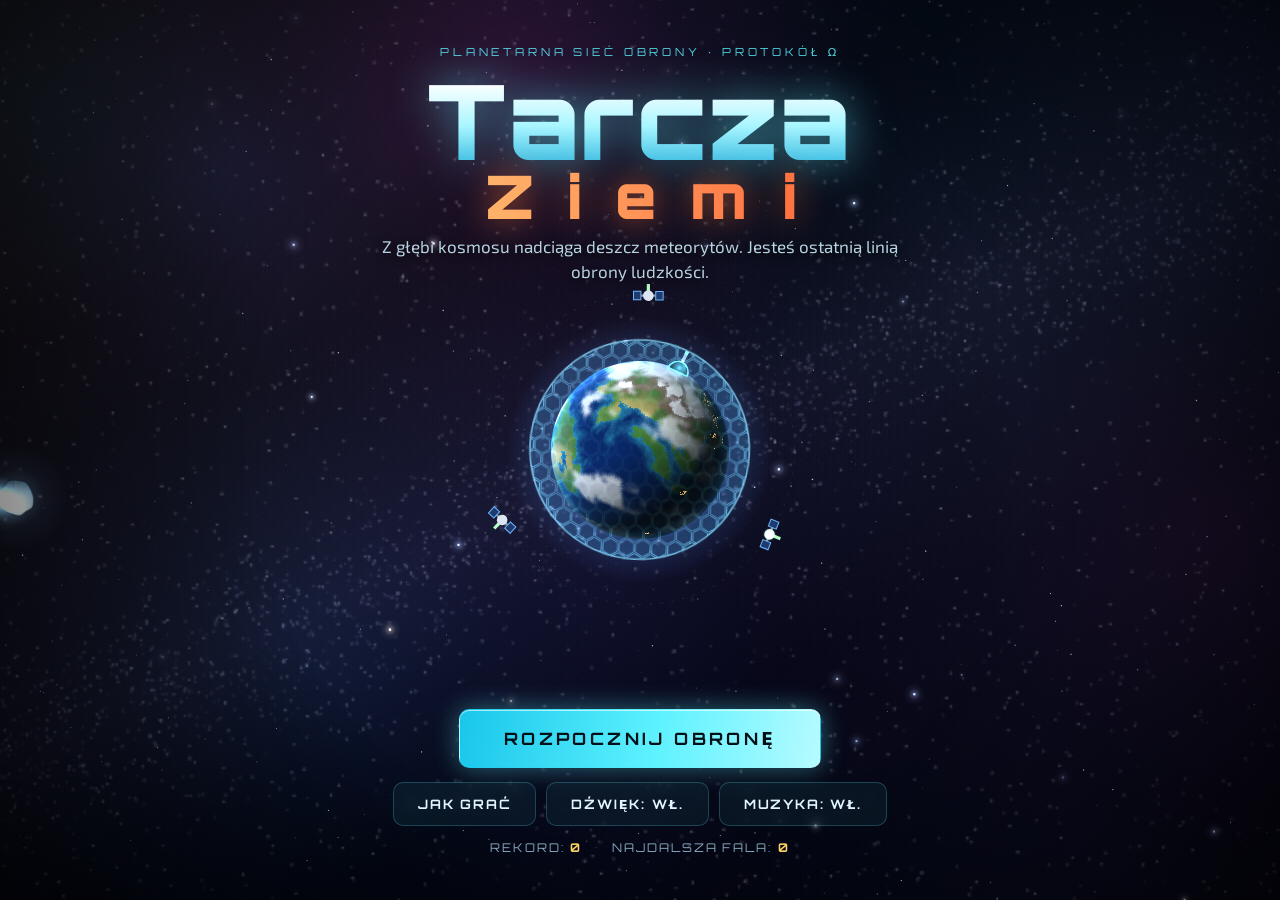
<file: 1-meteoryty-gra-opus5_5/index.html>
<!doctype html>
<html lang="pl">
<head>
  <meta charset="utf-8">
  <meta name="viewport" content="width=device-width, initial-scale=1, maximum-scale=1, user-scalable=no, viewport-fit=cover">
  <meta name="theme-color" content="#03050c">
  <title>Tarcza Ziemi</title>
  <meta name="description" content="Obroń Ziemię przed deszczem meteorytów. Gra w przeglądarce.">
  <link rel="icon" href="data:image/svg+xml,%3Csvg xmlns='http://www.w3.org/2000/svg' viewBox='0 0 64 64'%3E%3Ccircle cx='32' cy='32' r='29' fill='none' stroke='%235ef2ff' stroke-width='3'/%3E%3Ccircle cx='32' cy='32' r='21' fill='%231f6fb3'/%3E%3Cpath d='M20 24c6-4 10 2 14-1s8 3 6 8-9 3-11 8-8 2-9-4 0-8 0-11z' fill='%233f9a4a'/%3E%3C/svg%3E">
  <link rel="preconnect" href="https://fonts.googleapis.com">
  <link rel="preconnect" href="https://fonts.gstatic.com" crossorigin>
  <link href="https://fonts.googleapis.com/css2?family=Exo+2:wght@400;500;600;700&family=Orbitron:wght@500;700;900&display=swap" rel="stylesheet">
  <link rel="stylesheet" href="css/style.css">
</head>
<body>
  <canvas id="game"></canvas>

  <!-- ===================== HUD ===================== -->
  <div id="hud">
    <div class="hud-tl">
      <div class="hud-label">Wynik</div>
      <div class="hud-score" id="hud-score">0</div>
      <div class="hud-combo" id="hud-combo">
        <div class="combo-line"><span id="hud-combo-n">0</span> combo <b id="hud-mult">×1</b></div>
        <div class="combo-bar"><i id="hud-combo-bar"></i></div>
      </div>
    </div>

    <div class="hud-tc">
      <div class="hud-label">Fala</div>
      <div class="hud-wave" id="hud-wave">1</div>
      <div class="wave-bar"><i id="hud-wave-bar"></i></div>
      <div class="hud-left" id="hud-left"></div>
    </div>

    <div class="hud-tr">
      <div class="hud-cred">
        <div class="hud-label">Kredyty</div>
        <div class="hud-credits"><span id="hud-credits">0</span><small>¢</small></div>
      </div>
      <button class="icon-btn" data-action="pause" aria-label="Pauza" id="pause-icon"></button>
    </div>

    <div class="hud-boss" id="hud-boss">
      <div class="boss-name">⚠ Planetoida</div>
      <div class="boss-bar"><i id="hud-boss-bar"></i></div>
    </div>

    <div class="hud-effects">
      <div class="fx-chip" id="fx-rapid" style="--c:255,210,70"><span>Szał ognia</span><div class="fx-track"><i></i></div></div>
      <div class="fx-chip" id="fx-spread" style="--c:255,110,220"><span>Salwa</span><div class="fx-track"><i></i></div></div>
      <div class="fx-chip" id="fx-slow" style="--c:110,190,255"><span>Spowolnienie</span><div class="fx-track"><i></i></div></div>
    </div>

    <div class="hud-bottom">
      <div class="stat-bar hp" id="bar-hp"><span class="lbl">Planeta</span><div class="track"><i id="hud-hp"></i></div><b id="hud-hp-t">100</b></div>
      <div class="stat-bar sh" id="bar-sh"><span class="lbl">Tarcza</span><div class="track"><i id="hud-sh"></i></div><b id="hud-sh-t">30</b></div>
    </div>

    <button class="emp-btn" id="emp-btn" data-action="emp" aria-label="Impuls EMP">
      <span class="emp-ring"></span>
      <span class="emp-txt">EMP</span>
      <span class="emp-key">Spacja · PPM</span>
    </button>

    <div class="hud-auto" id="hud-auto">Auto-ogień [F]</div>
  </div>

  <div id="banner"><div id="banner-title"></div><div id="banner-sub"></div></div>
  <div id="callouts"></div>

  <!-- ===================== MENU ===================== -->
  <section class="screen active" id="screen-menu">
    <div class="menu-top">
      <div class="kicker">Planetarna Sieć Obrony · Protokół Ω</div>
      <h1 class="logo"><span class="l1">Tarcza</span><span class="l2">Ziemi</span></h1>
      <p class="tagline">Z głębi kosmosu nadciąga deszcz meteorytów. Jesteś ostatnią linią obrony ludzkości.</p>
    </div>
    <div class="menu-bottom">
      <button class="btn primary big" data-action="play">Rozpocznij obronę</button>
      <div class="row">
        <button class="btn" data-action="help">Jak grać</button>
        <button class="btn" data-action="sound" data-sound-label>Dźwięk: wł.</button>
        <button class="btn" data-action="music" data-music-label>Muzyka: wł.</button>
      </div>
      <div class="records">Rekord: <b id="menu-best">0</b><span class="sep">•</span>Najdalsza fala: <b id="menu-wave">0</b></div>
    </div>
  </section>

  <!-- ===================== POMOC ===================== -->
  <section class="screen" id="screen-help">
    <div class="panel help-panel">
      <h2>Odprawa dowódcy</h2>
      <div class="help-grid">
        <div>
          <h3>Sterowanie</h3>
          <ul class="keys">
            <li><kbd>Mysz</kbd><span>celowanie działem orbitalnym</span></li>
            <li><kbd>LPM</kbd><span>przytrzymaj – ogień ciągły</span></li>
            <li><kbd>PPM</kbd><kbd>Spacja</kbd><span>Impuls EMP wokół planety</span></li>
            <li><kbd>F</kbd><span>auto-ogień (włącz / wyłącz)</span></li>
            <li><kbd>P</kbd><kbd>Esc</kbd><span>pauza</span></li>
            <li><kbd>M</kbd><kbd>N</kbd><span>dźwięk / muzyka</span></li>
            <li><kbd>1–0</kbd><kbd>Enter</kbd><span>zakupy w sklepie / następna fala</span></li>
            <li><kbd>Dotyk</kbd><span>przytrzymaj palec, by strzelać; dwa palce – EMP</span></li>
          </ul>
          <h3>Zasady</h3>
          <ul class="tips">
            <li>Meteoryty nadlatują z każdej strony – strzałki na krawędzi ekranu pokazują, skąd.</li>
            <li><b>Tarcza</b> przyjmuje uderzenia i sama się odnawia. Gdy padnie, obrywa planeta.</li>
            <li>Szybkie zestrzelenia budują <b>combo</b> – co 8 trafień rośnie mnożnik punktów (do ×5).</li>
            <li>Zestrzel <b>kapsułę</b> wypadającą z meteorytu, aby zdobyć bonus.</li>
            <li>Między falami wydawaj <b>kredyty</b> na ulepszenia. Fala bez uszkodzeń planety to premia +60%.</li>
          </ul>
        </div>
        <div>
          <h3>Zagrożenia</h3>
          <ul class="legend" id="threat-list"></ul>
          <h3>Bonusy</h3>
          <ul class="legend" id="bonus-list"></ul>
        </div>
      </div>
      <div class="panel-actions"><button class="btn primary" data-action="back">Zrozumiałem</button></div>
    </div>
  </section>

  <!-- ===================== PAUZA ===================== -->
  <section class="screen" id="screen-pause">
    <div class="panel small-panel">
      <h2>Pauza</h2>
      <p class="muted">Meteoryty zamarły w bezruchu… na razie.</p>
      <div class="stack">
        <button class="btn primary" data-action="resume">Wznów obronę</button>
        <button class="btn" data-action="sound" data-sound-label>Dźwięk: wł.</button>
        <button class="btn" data-action="music" data-music-label>Muzyka: wł.</button>
        <button class="btn ghost" data-action="menu">Porzuć misję</button>
      </div>
    </div>
  </section>

  <!-- ===================== SKLEP ===================== -->
  <section class="screen" id="screen-shop">
    <div class="panel shop-panel">
      <div class="shop-head">
        <div>
          <div class="kicker">Raport z orbity</div>
          <h2 id="shop-title">Fala 1 odparta</h2>
        </div>
        <div class="shop-wallet">
          <div class="hud-label">Kredyty</div>
          <div class="wallet-val"><span id="shop-credits">0</span><small>¢</small></div>
        </div>
      </div>
      <div class="shop-stats" id="shop-stats"></div>
      <div class="shop-status">
        <span>Integralność planety: <b id="shop-planet">100 / 100</b></span>
        <span>Pojemność tarczy: <b id="shop-shield">30</b></span>
        <span class="heal" id="shop-heal"></span>
      </div>
      <div class="upgrade-grid" id="upgrade-grid"></div>
      <div class="shop-foot">
        <div class="shop-next" id="shop-next"></div>
        <button class="btn primary" data-action="next">Następna fala <kbd>Enter</kbd></button>
      </div>
    </div>
  </section>

  <!-- ===================== KONIEC GRY ===================== -->
  <section class="screen" id="screen-over">
    <div class="panel over-panel">
      <div class="kicker danger-text">Transmisja przerwana</div>
      <h2 id="over-title">Ziemia upadła</h2>
      <p class="muted" id="over-sub"></p>
      <div class="over-score-label">Wynik końcowy</div>
      <div class="over-score" id="over-score">0</div>
      <div class="over-stats" id="over-stats"></div>
      <div class="over-best">Rekord: <b id="over-best">0</b></div>
      <div class="row">
        <button class="btn primary" data-action="restart">Spróbuj ponownie</button>
        <button class="btn" data-action="menu">Menu główne</button>
      </div>
    </div>
  </section>

  <script src="js/util.js"></script>
  <script src="js/data.js"></script>
  <script src="js/audio.js"></script>
  <script src="js/planet.js"></script>
  <script src="js/background.js"></script>
  <script src="js/fx.js"></script>
  <script src="js/game.js"></script>
  <script src="js/ui.js"></script>
  <script src="js/main.js"></script>
</body>
</html>
</file>
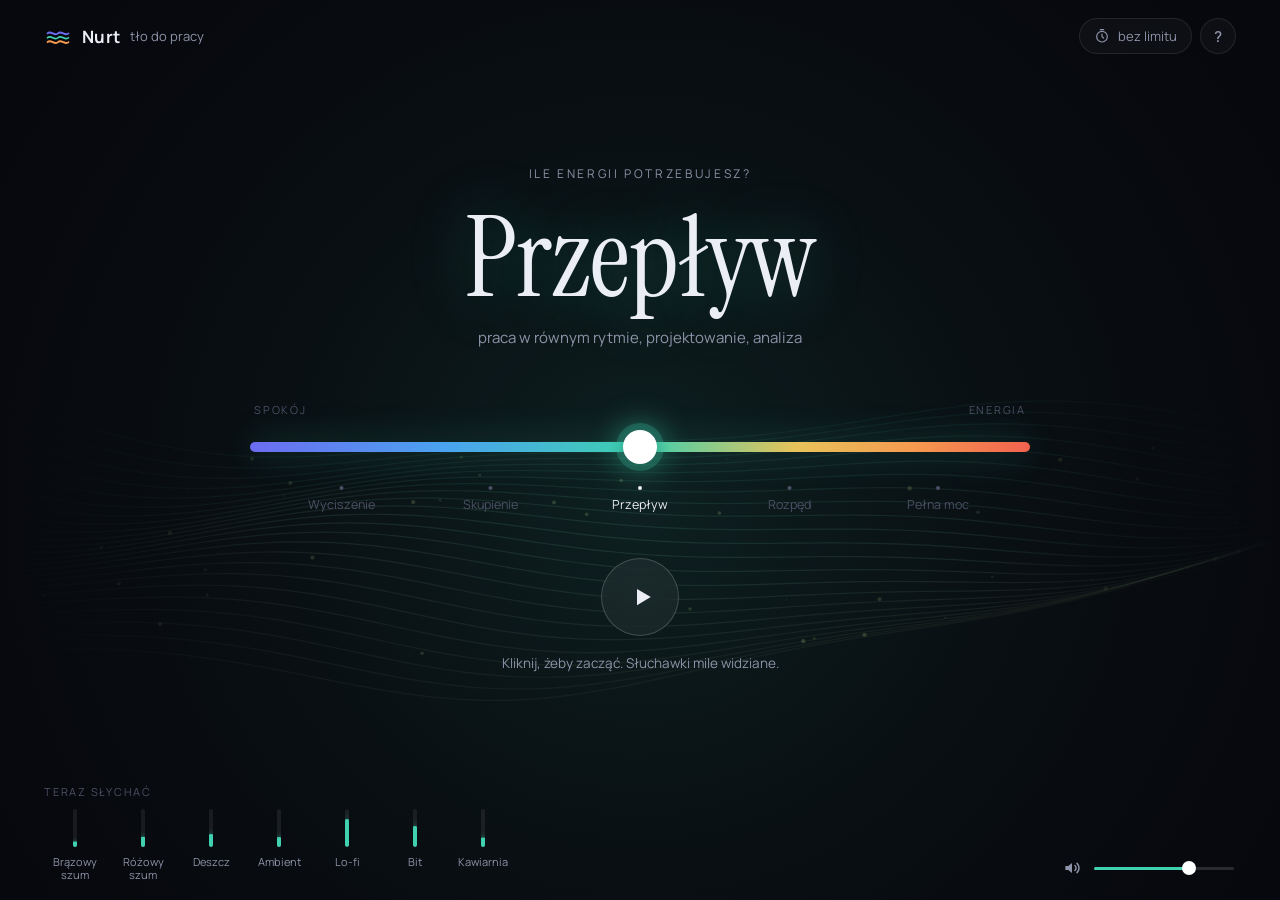
<file: 10-nurt-generator-dzwiekow-tla-opus5_5/index.html>
<!doctype html>
<html lang="pl">
<head>
  <meta charset="utf-8">
  <meta name="viewport" content="width=device-width, initial-scale=1, viewport-fit=cover">
  <meta name="theme-color" content="#07080d">
  <title>Nurt – jeden suwak, właściwe tło do pracy</title>
  <meta name="description" content="Minimalistyczny generator dźwięków tła do pracy. Zamiast miksować odgłosy, ustawiasz jednym suwakiem, ile energii potrzebujesz, a Nurt sam płynnie dobiera proporcje brązowego i różowego szumu, deszczu, ambientu, lo-fi i gwaru kawiarni. Wszystko powstaje na żywo w przeglądarce, bez konta.">
  <link rel="icon" href="data:image/svg+xml,%3Csvg xmlns='http://www.w3.org/2000/svg' viewBox='0 0 64 64'%3E%3Crect width='64' height='64' rx='16' fill='%2307080d'/%3E%3Cpath d='M8 26c8-8 16 8 24 0s16 8 24 0' fill='none' stroke='%236c6cf0' stroke-width='4' stroke-linecap='round'/%3E%3Cpath d='M8 36c8-8 16 8 24 0s16 8 24 0' fill='none' stroke='%233fd1b0' stroke-width='4' stroke-linecap='round'/%3E%3Cpath d='M8 46c8-8 16 8 24 0s16 8 24 0' fill='none' stroke='%23f59a4f' stroke-width='4' stroke-linecap='round'/%3E%3C/svg%3E">
  <link rel="preconnect" href="https://fonts.googleapis.com">
  <link rel="preconnect" href="https://fonts.gstatic.com" crossorigin>
  <link href="https://fonts.googleapis.com/css2?family=Instrument+Serif:ital@0;1&family=Manrope:wght@400;500;600;700&display=swap" rel="stylesheet">
  <link rel="stylesheet" href="css/style.css">
</head>
<body>

<canvas id="flow" aria-hidden="true"></canvas>

<div class="app">
  <header class="top">
    <div class="brand">
      <svg viewBox="0 0 64 64" aria-hidden="true"><path d="M8 26c8-8 16 8 24 0s16 8 24 0" fill="none" stroke="#6c6cf0" stroke-width="4" stroke-linecap="round"/><path d="M8 36c8-8 16 8 24 0s16 8 24 0" fill="none" stroke="#3fd1b0" stroke-width="4" stroke-linecap="round"/><path d="M8 46c8-8 16 8 24 0s16 8 24 0" fill="none" stroke="#f59a4f" stroke-width="4" stroke-linecap="round"/></svg>
      <b>Nurt</b>
      <span>tło do pracy</span>
    </div>
    <div class="tools">
      <button class="chip" id="btn-timer" title="Sesja z łagodnym wyciszeniem na końcu (T)">
        <svg viewBox="0 0 24 24" aria-hidden="true"><circle cx="12" cy="13" r="8" fill="none" stroke="currentColor" stroke-width="1.8"/><path d="M12 9v4l2.5 2M9.5 2.5h5" fill="none" stroke="currentColor" stroke-width="1.8" stroke-linecap="round"/></svg>
        <span id="timer-label">bez limitu</span>
      </button>
      <button class="icon-btn" id="btn-info" title="Jak to działa (?)" aria-label="Jak to działa">?</button>
    </div>
  </header>

  <main class="center">
    <p class="eyebrow">Ile energii potrzebujesz?</p>
    <h1 class="zone" id="zone-name">Przepływ</h1>
    <p class="zone-hint" id="zone-hint">praca w równym rytmie, projektowanie, analiza</p>

    <div class="dial">
      <div class="dial-ends" aria-hidden="true"><span>spokój</span><span>energia</span></div>
      <input type="range" class="energy" id="energy" min="0" max="100" step="0.1" value="50" aria-label="Poziom energii umysłowej">
      <div class="ticks" id="ticks"></div>
    </div>

    <button class="play" id="btn-play" aria-label="Odtwarzaj">
      <svg class="i-play" viewBox="0 0 24 24" aria-hidden="true"><path d="M8 5.5v13l11-6.5z" fill="currentColor"/></svg>
      <svg class="i-pause" viewBox="0 0 24 24" aria-hidden="true"><path d="M7 5h3.5v14H7zM13.5 5H17v14h-3.5z" fill="currentColor"/></svg>
      <span class="spinner" aria-hidden="true"></span>
    </button>
    <p class="status" id="status">Kliknij, żeby zacząć. Słuchawki mile widziane.</p>
  </main>

  <footer class="bottom">
    <div class="now">
      <span class="now-label">Teraz słychać</span>
      <div class="mixview" id="mixview"></div>
    </div>
    <label class="vol" title="Głośność (↑ ↓)">
      <svg viewBox="0 0 24 24" aria-hidden="true"><path d="M4 9.5h3.5L12 6v12l-4.5-3.5H4z" fill="currentColor"/><path d="M15.5 9a4 4 0 0 1 0 6M18 6.5a7.5 7.5 0 0 1 0 11" fill="none" stroke="currentColor" stroke-width="1.8" stroke-linecap="round"/></svg>
      <input type="range" id="volume" min="0" max="100" step="1" value="70" aria-label="Głośność">
    </label>
  </footer>
</div>

<dialog class="info" id="info">
  <button class="close" id="info-close" aria-label="Zamknij">×</button>
  <h2>Jeden suwak zamiast miksera</h2>
  <p>Nie musisz wiedzieć, czy dziś lepszy jest deszcz, czy szum. Mówisz tylko, ile energii potrzebujesz, a&nbsp;Nurt sam dobiera i płynnie przenika warstwy:</p>
  <ul class="zones-list">
    <li><b>Wyciszenie</b> – głęboki brązowy szum, deszcz za oknem, ambientowe plamy akordów i pojedyncze dźwięki pianina.</li>
    <li><b>Głębokie skupienie</b> – szum jaśnieje, deszcz gęstnieje, akordy lo-fi i miękki bas, bez bitu.</li>
    <li><b>Przepływ</b> – lo-fi w spokojnym tempie, delikatny bit na rimie, krótkie frazy melodii, daleki gwar.</li>
    <li><b>Rozpęd</b> – pełny bit, żywszy akompaniament, kawiarnia się zapełnia.</li>
    <li><b>Pełna moc</b> – 90 uderzeń na minutę, jasne brzmienie, pełna sala, ekspres syczy, łyżeczki dzwonią.</li>
  </ul>
  <p>Każde położenie pomiędzy brzmi inaczej. Tempo, jasność, gęstość akompaniamentu i liczba gości w kawiarni zmieniają się razem z suwakiem.</p>
  <h3>Nic tu nie jest nagrane</h3>
  <p>Wszystko powstaje na żywo w przeglądarce: szumy, krople, akordy, bit i rozmowy (słów nie da się zrozumieć, więc nie przyciągają uwagi). Muzyka komponuje się takt po takcie, więc nic się nie zapętla. Działa od razu, bez konta, bez reklam i bez internetu. Na tym urządzeniu zapamiętywane jest tylko położenie suwaka, głośność i długość sesji.</p>
  <h3>Skróty</h3>
  <dl class="keys">
    <dt><kbd>spacja</kbd></dt><dd>graj / pauza</dd>
    <dt><kbd>←</kbd> <kbd>→</kbd></dt><dd>mniej / więcej energii (z <kbd>Shift</kbd> szybciej)</dd>
    <dt><kbd>1</kbd>–<kbd>5</kbd></dt><dd>skok do strefy</dd>
    <dt><kbd>↑</kbd> <kbd>↓</kbd></dt><dd>głośność</dd>
    <dt><kbd>T</kbd></dt><dd>sesja: bez limitu, 25, 50 albo 90 minut, na końcu łagodne wyciszenie i dzwonek</dd>
  </dl>
</dialog>

<script src="js/util.js"></script>
<script src="js/buffers.js"></script>
<script src="js/mix.js"></script>
<script src="js/noise.js"></script>
<script src="js/lofi.js"></script>
<script src="js/cafe.js"></script>
<script src="js/engine.js"></script>
<script src="js/visual.js"></script>
<script src="js/app.js"></script>
</body>
</html>
</file>
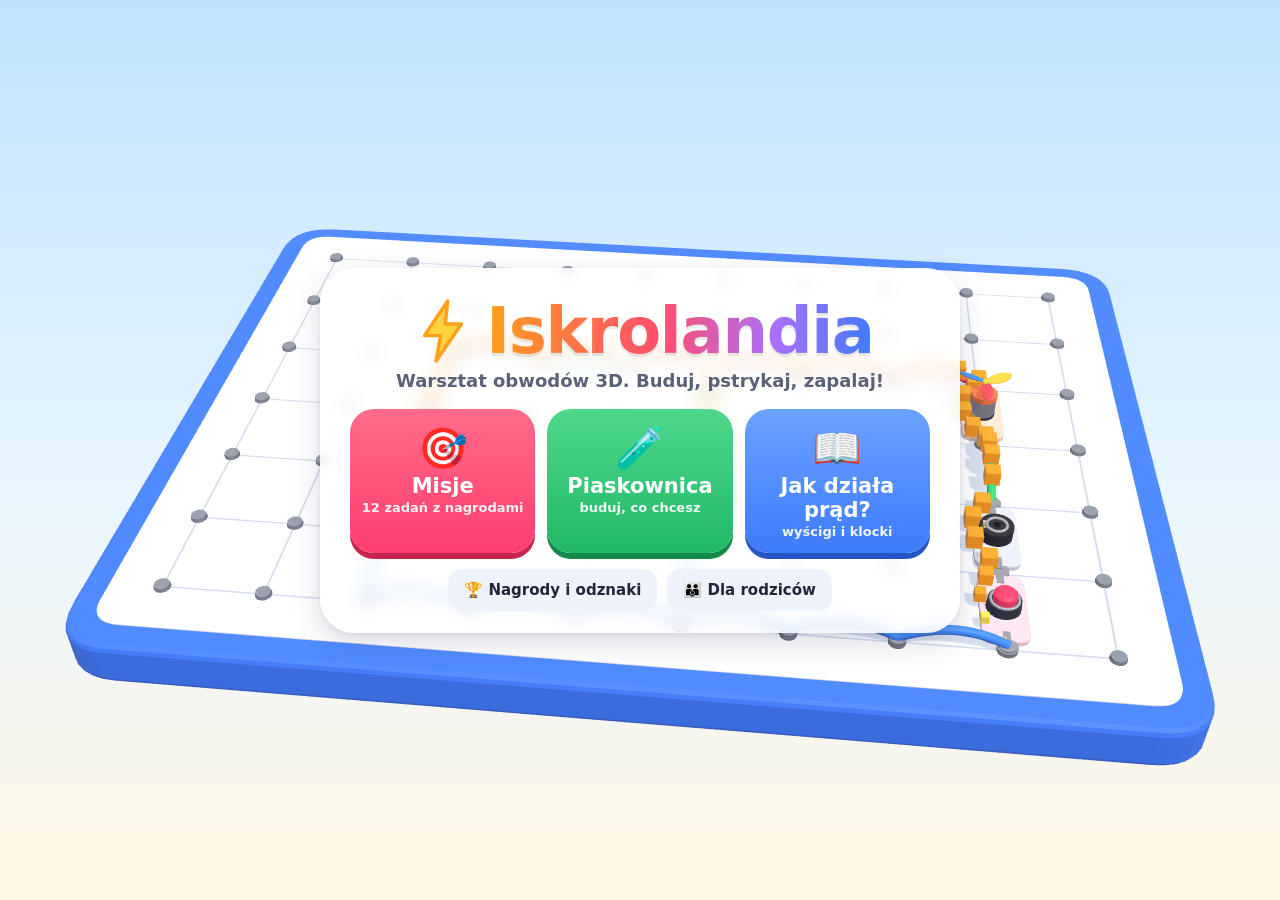
<file: 11-iskrolandia-obwody-elektryczne-3d-opus5_5/index.html>
<!doctype html>
<html lang="pl">
<head>
  <meta charset="utf-8">
  <meta name="viewport" content="width=device-width, initial-scale=1, viewport-fit=cover, user-scalable=no">
  <meta name="theme-color" content="#bfe3ff">
  <title>Iskrolandia – warsztat obwodów 3D</title>
  <meta name="description" content="Kolorowa piaskownica 3D dla dzieci: buduj obwody z bateriami, żarówkami, silniczkami, wyłącznikami, diodami i brzęczykami. Prąd to wyścig iskierek, napięcie to wielkość klocków. 12 misji z nagrodami, odznaki, działa myszką i dotykiem, bez internetu.">
  <link rel="icon" href="data:image/svg+xml,%3Csvg xmlns='http://www.w3.org/2000/svg' viewBox='0 0 64 64'%3E%3Crect width='64' height='64' rx='16' fill='%233d7bfd'/%3E%3Cpath d='M36 6 L16 36 h14 l-4 22 L48 26 H34 z' fill='%23ffd23f' stroke='%23ff9f1c' stroke-width='3' stroke-linejoin='round'/%3E%3C/svg%3E">
  <link rel="stylesheet" href="css/style.css">
</head>
<body>

<div id="app">
  <header id="top">
    <button class="tbtn home" id="btnHome" aria-label="Menu główne">
      <svg viewBox="0 0 64 64" aria-hidden="true"><path d="M36 6 L16 36 h14 l-4 22 L48 26 H34 z" fill="#ffd23f" stroke="#ff9f1c" stroke-width="4" stroke-linejoin="round"/></svg>
      <span>Iskrolandia</span>
    </button>
    <div id="modeLabel">Piaskownica</div>
    <div class="tright">
      <button class="tbtn" id="btnLearn" aria-label="Jak to działa?"><span class="ti">📖</span><span class="tl">Jak to działa?</span></button>
      <button class="tbtn" id="btnMap" aria-label="Misje"><span class="ti">🎯</span><span class="tl">Misje</span></button>
      <button class="tbtn stars" id="btnAlbum" aria-label="Nagrody"><span class="ti">⭐</span><b id="starCount">0</b></button>
      <button class="tbtn" id="btnSound" aria-label="Dźwięk"><span class="ti" id="soundIcon">🔊</span></button>
    </div>
  </header>

  <main id="stage">
    <canvas id="c"></canvas>

    <section id="missionCard" hidden>
      <div class="mc-head"><span class="mc-emoji" id="mcEmoji">💡</span><div><small id="mcNum">Misja 1</small><b id="mcTitle">…</b></div></div>
      <ul id="mcChecks"></ul>
      <div class="mc-btns">
        <button id="mcHint">💡 Podpowiedź</button>
        <button id="mcRestart" aria-label="Od nowa">↺</button>
      </div>
    </section>

    <div id="legend">
      <span><i class="lg-race"></i> szybkość iskierek = <b>prąd</b></span>
      <span><i class="lg-block"></i> wielkość klocka = <b>napięcie</b></span>
    </div>

    <aside id="side">
      <button class="sbtn" id="vStacks" aria-label="Klocki napięcia" title="Wieże klocków napięcia"><span>🧱</span><small>Klocki</small></button>
      <button class="sbtn on" id="vSparks" aria-label="Iskierki" title="Iskierki prądu"><span>✨</span><small>Iskierki</small></button>
      <div class="sgap"></div>
      <button class="sbtn" id="vRotL" aria-label="Obróć w lewo"><span>⟲</span></button>
      <button class="sbtn" id="vRotR" aria-label="Obróć w prawo"><span>⟳</span></button>
      <button class="sbtn" id="vZoomIn" aria-label="Przybliż"><span>＋</span></button>
      <button class="sbtn" id="vZoomOut" aria-label="Oddal"><span>－</span></button>
      <button class="sbtn" id="vTop" aria-label="Widok z góry"><span>⬇</span><small>Z góry</small></button>
      <div class="sgap"></div>
      <button class="sbtn" id="vUndo" aria-label="Cofnij"><span>↶</span><small>Cofnij</small></button>
      <button class="sbtn" id="vClear" aria-label="Wyczyść"><span>🧹</span><small>Wyczyść</small></button>
    </aside>

    <div id="mascot">
      <div id="say" hidden>
        <p id="sayText"></p>
        <div class="say-btns"><button id="sayRead" aria-label="Przeczytaj na głos">🔊 Przeczytaj</button><button id="sayOk">OK!</button></div>
      </div>
      <button id="wolcik" aria-label="Wolcik – pomocnik">
        <svg viewBox="0 0 120 120" aria-hidden="true">
          <path class="w-bolt" d="M62 2 L48 26 h10 l-6 16 L74 16 H62 z" fill="#ffd23f" stroke="#ff9f1c" stroke-width="3" stroke-linejoin="round"/>
          <ellipse cx="60" cy="112" rx="30" ry="5" fill="rgba(0,0,0,.15)"/>
          <circle cx="60" cy="70" r="38" fill="#ffd23f" stroke="#ff9f1c" stroke-width="4"/>
          <ellipse cx="44" cy="48" rx="12" ry="7" fill="#fff" opacity=".55" transform="rotate(-30 44 48)"/>
          <g class="w-eyes"><ellipse cx="46" cy="66" rx="9" ry="11" fill="#fff"/><ellipse cx="74" cy="66" rx="9" ry="11" fill="#fff"/><circle class="w-pupil" cx="48" cy="68" r="5" fill="#2d3142"/><circle class="w-pupil" cx="76" cy="68" r="5" fill="#2d3142"/></g>
          <circle cx="36" cy="84" r="6" fill="#ff8fa3" opacity=".7"/><circle cx="84" cy="84" r="6" fill="#ff8fa3" opacity=".7"/>
          <path class="w-mouth" d="M48 86 Q60 98 72 86" fill="none" stroke="#2d3142" stroke-width="4" stroke-linecap="round"/>
          <path class="w-mouth-o" d="M54 88 a6 7 0 1 0 12 0 a6 7 0 1 0 -12 0" fill="#2d3142"/>
          <path class="w-arm l" d="M24 76 q-12 -4 -14 -16" fill="none" stroke="#ff9f1c" stroke-width="5" stroke-linecap="round"/>
          <path class="w-arm r" d="M96 76 q12 -4 14 -16" fill="none" stroke="#ff9f1c" stroke-width="5" stroke-linecap="round"/>
        </svg>
      </button>
    </div>

    <div id="bubble" hidden></div>
    <div id="toasts"></div>
    <div id="hintTip" hidden></div>
  </main>

  <nav id="tray" aria-label="Narzędzia i elementy"></nav>
</div>

<!-- Ekran startowy -->
<section class="screen" id="home">
  <div class="home-card">
    <div class="logo-big">
      <svg viewBox="0 0 64 64" aria-hidden="true"><path d="M36 6 L16 36 h14 l-4 22 L48 26 H34 z" fill="#ffd23f" stroke="#ff9f1c" stroke-width="3" stroke-linejoin="round"/></svg>
      <h1>Iskrolandia</h1>
    </div>
    <p class="tag">Warsztat obwodów 3D. Buduj, pstrykaj, zapalaj!</p>
    <div class="home-btns">
      <button class="big b-miss" id="goMissions"><span>🎯</span><b>Misje</b><small>12 zadań z nagrodami</small></button>
      <button class="big b-sand" id="goSandbox"><span>🧪</span><b>Piaskownica</b><small>buduj, co chcesz</small></button>
      <button class="big b-learn" id="goLearn"><span>📖</span><b>Jak działa prąd?</b><small>wyścigi i klocki</small></button>
    </div>
    <div class="home-small">
      <button id="goAlbum">🏆 Nagrody i odznaki</button>
      <button id="goParents">👪 Dla rodziców</button>
    </div>
  </div>
</section>

<!-- Mapa misji -->
<section class="screen" id="map" hidden>
  <div class="panel">
    <div class="panel-head"><h2>🎯 Misje</h2><button class="close" data-close aria-label="Zamknij">✕</button></div>
    <p class="panel-sub">Zdobywaj gwiazdki! Każda misja daje do 3 ⭐ (mniej, jeśli skorzystasz z podpowiedzi).</p>
    <div id="mapGrid"></div>
  </div>
</section>

<!-- Album nagród -->
<section class="screen" id="album" hidden>
  <div class="panel">
    <div class="panel-head"><h2>🏆 Nagrody</h2><button class="close" data-close aria-label="Zamknij">✕</button></div>
    <h3>Naklejki z misji</h3>
    <div id="stickers"></div>
    <h3>Odznaki odkrywcy</h3>
    <div id="badges"></div>
    <h3>Plansze do odblokowania</h3>
    <div id="themes"></div>
  </div>
</section>

<!-- Lekcje -->
<section class="screen" id="lessons" hidden>
  <div class="panel lesson-panel">
    <div class="panel-head"><h2 id="lsTitle">…</h2><button class="close" data-close aria-label="Zamknij">✕</button></div>
    <div class="ls-art"><svg id="lsSvg" viewBox="0 0 360 200"></svg></div>
    <p id="lsText"></p>
    <div class="ls-nav">
      <button id="lsPrev" aria-label="Poprzednia">◀</button>
      <div id="lsDots"></div>
      <button id="lsRead" aria-label="Przeczytaj na głos">🔊</button>
      <button id="lsNext" aria-label="Następna">▶</button>
    </div>
  </div>
</section>

<!-- Okno ogólne -->
<section class="screen" id="modal" hidden>
  <div class="panel modal-panel" id="modalBox"></div>
</section>

<canvas id="confetti"></canvas>

<div id="nogl" hidden>
  <div class="panel"><h2>Ojej!</h2><p>Ta przeglądarka nie pokazuje grafiki 3D (WebGL). Spróbuj otworzyć Iskrolandię w Chrome, Edge, Firefoksie albo Safari, albo włącz przyspieszanie sprzętowe w ustawieniach przeglądarki.</p></div>
</div>

<script src="lib/three.min.js"></script>
<script src="js/circuit.js"></script>
<script src="js/audio.js"></script>
<script src="js/pieces.js"></script>
<script src="js/scene.js"></script>
<script src="js/missions.js"></script>
<script src="js/ui.js"></script>
<script src="js/app.js"></script>
</body>
</html>
</file>
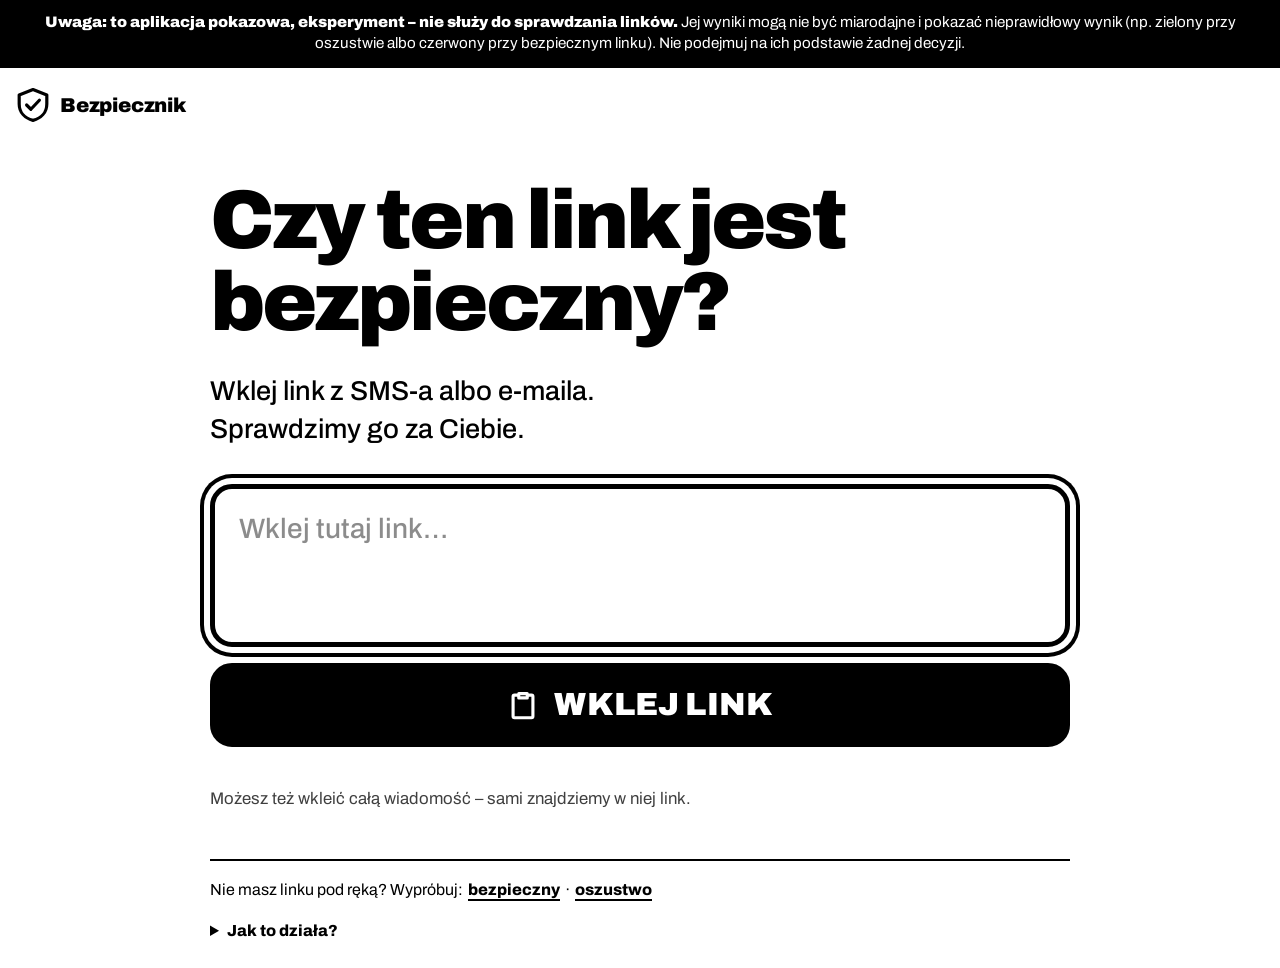
<file: 13-bezpiecznik-sprawdzanie-linkow-opus5_5/index.html>
<!doctype html>
<html lang="pl">
<head>
<meta charset="utf-8">
<meta name="viewport" content="width=device-width, initial-scale=1, viewport-fit=cover">
<title>Bezpiecznik – czy ten link jest bezpieczny?</title>
<meta name="description" content="Wklej podejrzany link z SMS-a lub e-maila. Bezpiecznik sprawdzi go w bazach oszustw i od razu pokaże: zielony – bezpieczny, czerwony – oszustwo.">
<meta name="theme-color" content="#ffffff">
<link rel="icon" href="data:image/svg+xml,%3Csvg xmlns='http://www.w3.org/2000/svg' viewBox='0 0 64 64'%3E%3Cpath d='M32 3 6 13v17c0 16 11 27 26 31V3z' fill='%2300f25a'/%3E%3Cpath d='M32 3l26 10v17c0 16-11 27-26 31V3z' fill='%23ff1e1e'/%3E%3C/svg%3E">
<link rel="preconnect" href="https://fonts.googleapis.com">
<link rel="preconnect" href="https://fonts.gstatic.com" crossorigin>
<link href="https://fonts.googleapis.com/css2?family=Archivo:wght@500;700;800;900&display=swap" rel="stylesheet">
<link rel="preconnect" href="https://security.cloudflare-dns.com" crossorigin>
<link rel="preconnect" href="https://raw.githubusercontent.com" crossorigin>
<link rel="stylesheet" href="css/style.css">
</head>
<body>

<div class="uwaga-pokazowa" role="note">
  <b>Uwaga: to aplikacja pokazowa, eksperyment – nie służy do sprawdzania linków.</b>
  Jej wyniki mogą nie być miarodajne i pokazać nieprawidłowy wynik (np. zielony przy oszustwie albo czerwony przy bezpiecznym linku). Nie podejmuj na ich podstawie żadnej decyzji.
</div>

<!-- 1. Ekran startowy: jedno pole -->
<main id="start" class="ekran ekran-start">
  <header class="logo" aria-label="Bezpiecznik">
    <svg viewBox="0 0 64 64" aria-hidden="true"><path d="M32 3 6 13v17c0 16 11 27 26 31 15-4 26-15 26-31V13L32 3z" fill="none" stroke="currentColor" stroke-width="6" stroke-linejoin="round"/><path d="m20 32 8 8 16-17" fill="none" stroke="currentColor" stroke-width="6" stroke-linecap="round" stroke-linejoin="round"/></svg>
    <span>Bezpiecznik</span>
  </header>

  <section class="srodek">
    <h1>Czy ten link jest bezpieczny?</h1>
    <p class="lead">Wklej link z SMS-a albo e-maila.<br>Sprawdzimy go za Ciebie.</p>

    <form id="formularz" class="formularz" autocomplete="off" novalidate>
      <label for="pole" class="ukryte">Podejrzany link</label>
      <div class="pole-ramka">
        <textarea id="pole" rows="3" placeholder="Wklej tutaj link…" autocapitalize="off" autocorrect="off" spellcheck="false" enterkeyhint="go"></textarea>
        <button type="button" id="wyczysc" class="wyczysc" aria-label="Wyczyść pole" hidden>
          <svg viewBox="0 0 24 24" aria-hidden="true"><path d="M6 6l12 12M18 6 6 18" stroke="currentColor" stroke-width="3" stroke-linecap="round"/></svg>
        </button>
      </div>
      <button type="submit" id="akcja" class="przycisk-glowny">
        <svg id="ikona-wklej" viewBox="0 0 24 24" aria-hidden="true"><path d="M9 4h6v3H9z M8 5H6a1 1 0 0 0-1 1v14a1 1 0 0 0 1 1h12a1 1 0 0 0 1-1V6a1 1 0 0 0-1-1h-2" fill="none" stroke="currentColor" stroke-width="2.2" stroke-linejoin="round"/></svg>
        <svg id="ikona-sprawdz" viewBox="0 0 24 24" aria-hidden="true" hidden><circle cx="10.5" cy="10.5" r="6.5" fill="none" stroke="currentColor" stroke-width="2.6"/><path d="m15.5 15.5 5 5" stroke="currentColor" stroke-width="2.8" stroke-linecap="round"/></svg>
        <span id="akcja-tekst">Wklej link</span>
      </button>
      <p id="komunikat" class="komunikat" role="alert" aria-live="polite"></p>
    </form>

    <p class="drobne">Możesz też wkleić całą wiadomość – sami znajdziemy w niej link.</p>
  </section>

  <footer class="stopka">
    <p class="przyklady">Nie masz linku pod ręką? Wypróbuj:
      <button type="button" data-przyklad="https://allegro.pl/moje-allegro/zakupy">bezpieczny</button>
      <span aria-hidden="true">·</span>
      <button type="button" data-przyklad="InPost: Twoja paczka czeka na dopłatę 1,99 zł. Opłać do dziś: https://inpost.pl-doplata.top/paczka/odbior">oszustwo</button>
    </p>
    <details class="jak">
      <summary>Jak to działa?</summary>
      <div class="jak-tresc">
        <p>Bezpiecznik w kilka sekund sprawdza link w darmowych, niezależnych źródłach:</p>
        <ul>
          <li><b>Cloudflare 1.1.1.2</b> – filtr złośliwych stron i wyłudzeń, z którego korzystają miliony ludzi,</li>
          <li><b>OpenPhish</b> i <b>Phishing.Database</b> – bazy setek tysięcy znanych stron oszustów,</li>
          <li><b>rejestr domen (RDAP)</b> – jak dawno powstała strona; oszuści zakładają nowe co kilka dni,</li>
          <li>oraz <b>sztuczki oszustów</b>: podszywanie się pod InPost, Allegro, OLX, banki czy mObywatel, literówki (alegro, inpots), podrobione litery, skrócone linki, pliki .apk.</li>
        </ul>
        <p><b>Prywatność:</b> nic nie zapisujemy. Na zewnątrz trafia tylko sama nazwa strony (np. <i>przyklad.pl</i>), nigdy cały link. Bazy oszustów pobieramy i porównujemy na Twoim urządzeniu.</p>
        <p>Jeśli choćby jedna rzecz się nie zgadza, wynik jest czerwony. Lepiej raz za dużo nie kliknąć niż stracić pieniądze.</p>
      </div>
    </details>
  </footer>
</main>

<!-- 2. Sprawdzanie -->
<section id="sprawdzanie" class="ekran ekran-sprawdzanie" hidden aria-live="polite">
  <div class="kolo" aria-hidden="true"></div>
  <h2>Sprawdzam…</h2>
  <p id="spr-adres" class="spr-adres"></p>
  <ul id="kroki" class="kroki">
    <li data-krok="cloudflare">Filtr Cloudflare</li>
    <li data-krok="openphish">Baza OpenPhish</li>
    <li data-krok="phishdb">Baza Phishing.Database</li>
    <li data-krok="wiek">Wiek strony</li>
    <li data-krok="sztuczki">Sztuczki oszustów</li>
  </ul>
</section>

<!-- 3. Wynik na cały ekran -->
<section id="wynik" class="ekran ekran-wynik" hidden role="alertdialog" aria-labelledby="w-naglowek" aria-describedby="w-podtytul">
  <div class="wynik-tresc">
    <div id="w-ikona" class="w-ikona" aria-hidden="true"></div>
    <h2 id="w-naglowek" class="w-naglowek"></h2>
    <p id="w-podtytul" class="w-podtytul"></p>
    <p id="w-domena" class="w-domena"></p>
    <ul id="w-powody" class="w-powody"></ul>
    <div id="w-porady" class="w-porady"></div>
    <div class="w-przyciski">
      <button type="button" id="w-ponow" class="przycisk-wynik" hidden>Spróbuj ponownie</button>
      <button type="button" id="w-znowu" class="przycisk-wynik">Sprawdź inny link</button>
    </div>
    <details id="w-szczegoly" class="w-szczegoly">
      <summary>Co sprawdziliśmy</summary>
      <ul id="w-lista"></ul>
    </details>
  </div>
</section>

<script src="js/dane.js"></script>
<script src="js/analiza.js"></script>
<script src="js/app.js"></script>
</body>
</html>
</file>
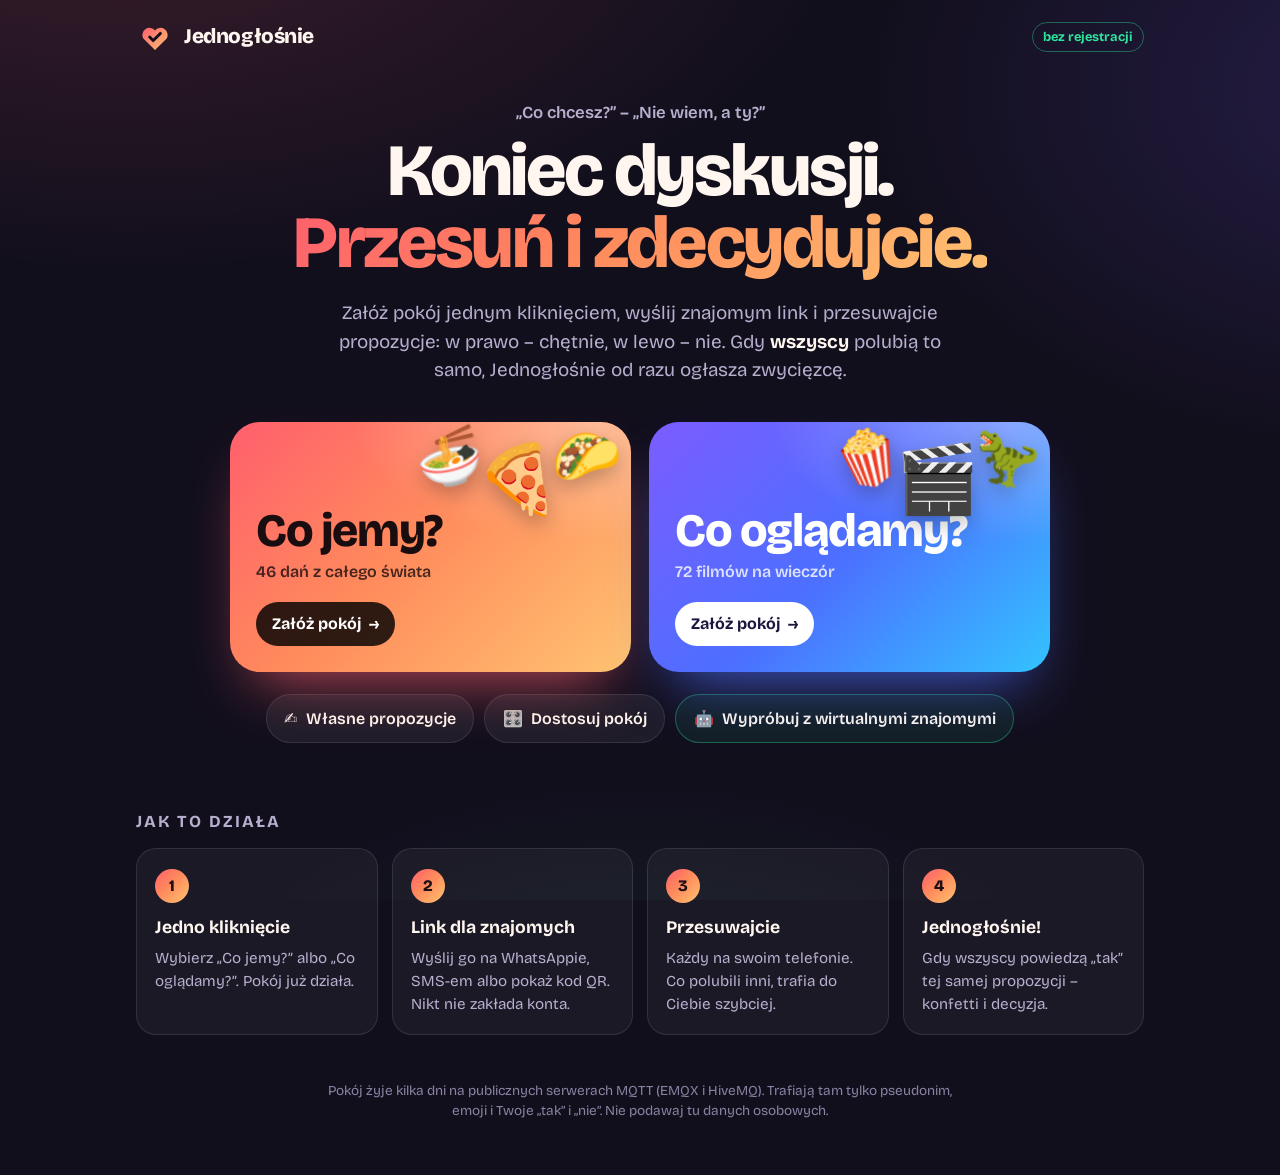
<file: 14-jednoglosnie-wybor-obiadu-i-filmu-opus5_5/index.html>
<!doctype html>
<html lang="pl">
<head>
<meta charset="utf-8">
<meta name="viewport" content="width=device-width, initial-scale=1, viewport-fit=cover, interactive-widget=resizes-content">
<title>Jednogłośnie – co jemy, co oglądamy?</title>
<meta name="description" content="Załóż pokój jednym kliknięciem, wyślij link znajomym i przesuwajcie propozycje obiadu albo filmu jak w aplikacji randkowej. Gdy wszyscy polubią to samo – Jednogłośnie od razu ogłasza zwycięzcę. Bez rejestracji.">
<meta name="theme-color" content="#120f1d">
<meta property="og:title" content="Jednogłośnie – co jemy, co oglądamy?">
<meta property="og:description" content="Przesuwajcie propozycje razem, aż wszyscy polubią to samo.">
<link rel="icon" href="data:image/svg+xml,%3Csvg xmlns='http://www.w3.org/2000/svg' viewBox='0 0 64 64'%3E%3Cdefs%3E%3ClinearGradient id='g' x1='0' y1='0' x2='1' y2='1'%3E%3Cstop offset='0' stop-color='%23ff5f6d'/%3E%3Cstop offset='1' stop-color='%23ffc371'/%3E%3C/linearGradient%3E%3C/defs%3E%3Crect width='64' height='64' rx='16' fill='%23120f1d'/%3E%3Cpath d='M32 52 13 33a11 11 0 0 1 19-12 11 11 0 0 1 19 12z' fill='url(%23g)'/%3E%3Cpath d='m23 31 6 6 12-12' fill='none' stroke='%23120f1d' stroke-width='5' stroke-linecap='round' stroke-linejoin='round'/%3E%3C/svg%3E">
<link rel="preconnect" href="https://fonts.googleapis.com">
<link rel="preconnect" href="https://fonts.gstatic.com" crossorigin>
<link href="https://fonts.googleapis.com/css2?family=Bricolage+Grotesque:opsz,wght@12..96,400..800&display=swap" rel="stylesheet">
<link rel="stylesheet" href="css/style.css">
</head>
<body>
<svg width="0" height="0" style="position:absolute" aria-hidden="true" focusable="false"><defs><linearGradient id="lg" x1="0" y1="0" x2="1" y2="1"><stop offset="0" stop-color="#ff5f6d"/><stop offset="1" stop-color="#ffc371"/></linearGradient></defs></svg>

<!-- ================= 1. START ================= -->
<main id="ekran-start" class="ekran ekran-start">
  <header class="start-gora">
    <a class="logo" href="#" aria-label="Jednogłośnie – strona główna">
      <svg viewBox="0 0 64 64" aria-hidden="true"><path d="M32 54 12 34a12 12 0 0 1 20-13 12 12 0 0 1 20 13z" fill="url(#lg)"/><path d="m23 32 6 6 12-12" fill="none" stroke="#120f1d" stroke-width="5" stroke-linecap="round" stroke-linejoin="round"/></svg>
      <span>Jednogłośnie</span>
    </a>
    <span class="znaczek">bez rejestracji</span>
  </header>

  <section class="bohater">
    <div class="bohater-tekst">
      <p class="nadtytul">„Co chcesz?” – „Nie wiem, a ty?”</p>
      <h1>Koniec dyskusji.<br><span class="gradient">Przesuń i zdecydujcie.</span></h1>
      <p class="lead">Załóż pokój jednym kliknięciem, wyślij znajomym link i przesuwajcie propozycje: w&nbsp;prawo – chętnie, w&nbsp;lewo – nie. Gdy <b>wszyscy</b> polubią to samo, Jednogłośnie od razu ogłasza zwycięzcę.</p>
    </div>

    <div class="kafle">
      <button class="kafel kafel-obiad" data-rodzaj="obiad" type="button">
        <span class="kafel-emoji" aria-hidden="true"><i>🍜</i><i>🍕</i><i>🌮</i></span>
        <span class="kafel-tytul">Co jemy?</span>
        <span class="kafel-opis" id="opis-obiad">dania z całego świata</span>
        <span class="kafel-cta">Załóż pokój <b aria-hidden="true">→</b></span>
      </button>
      <button class="kafel kafel-film" data-rodzaj="film" type="button">
        <span class="kafel-emoji" aria-hidden="true"><i>🍿</i><i>🎬</i><i>🦖</i></span>
        <span class="kafel-tytul">Co oglądamy?</span>
        <span class="kafel-opis" id="opis-film">filmy na wieczór</span>
        <span class="kafel-cta">Załóż pokój <b aria-hidden="true">→</b></span>
      </button>
    </div>

    <div class="opcje-start">
      <button type="button" class="pigulka" id="btn-wlasne"><span aria-hidden="true">✍️</span> Własne propozycje</button>
      <button type="button" class="pigulka" id="btn-dostosuj"><span aria-hidden="true">🎛️</span> Dostosuj pokój</button>
      <button type="button" class="pigulka pigulka-demo" id="btn-demo"><span aria-hidden="true">🤖</span> Wypróbuj z wirtualnymi znajomymi</button>
    </div>
  </section>

  <section class="ostatnie" id="ostatnie" hidden>
    <h2>Twoje pokoje</h2>
    <ul id="lista-ostatnich"></ul>
  </section>

  <section class="jak" aria-labelledby="jak-tytul">
    <h2 id="jak-tytul">Jak to działa</h2>
    <ol class="kroki">
      <li><span class="kroki-nr">1</span><b>Jedno kliknięcie</b><span>Wybierz „Co jemy?” albo „Co oglądamy?”. Pokój już działa.</span></li>
      <li><span class="kroki-nr">2</span><b>Link dla znajomych</b><span>Wyślij go na WhatsAppie, SMS-em albo pokaż kod QR. Nikt nie zakłada konta.</span></li>
      <li><span class="kroki-nr">3</span><b>Przesuwajcie</b><span>Każdy na swoim telefonie. Co polubili inni, trafia do Ciebie szybciej.</span></li>
      <li><span class="kroki-nr">4</span><b>Jednogłośnie!</b><span>Gdy wszyscy powiedzą „tak” tej samej propozycji – konfetti i decyzja.</span></li>
    </ol>
  </section>

  <footer class="stopka">
    <p>Pokój żyje kilka dni na publicznych serwerach MQTT (EMQX i HiveMQ). Trafiają tam tylko pseudonim, emoji i Twoje „tak” i „nie”. Nie podawaj tu danych osobowych.</p>
  </footer>
</main>

<!-- ================= 2. DOŁĄCZANIE ================= -->
<main id="ekran-dolacz" class="ekran ekran-dolacz" hidden>
  <div class="dolacz-karta">
    <div class="dolacz-szukam" id="dolacz-szukam">
      <div class="kolko-ladowania" aria-hidden="true"></div>
      <p id="dolacz-szukam-tekst">Łączę z pokojem…</p>
    </div>
    <div class="dolacz-brak" id="dolacz-brak" hidden>
      <p class="duze-emoji" aria-hidden="true">🫥</p>
      <h1>Nie znaleziono pokoju</h1>
      <p>Link mógł się pomylić albo pokój wygasł. Załóż nowy – to jedno kliknięcie.</p>
      <a class="btn btn-glowny" href="#">Załóż nowy pokój</a>
    </div>
    <form class="dolacz-form" id="dolacz-form" hidden>
      <p class="zaproszenie" id="dolacz-zaproszenie">Zaproszenie do pokoju</p>
      <h1 id="dolacz-tytul">Co jemy?</h1>
      <p class="dolacz-info" id="dolacz-info"></p>
      <div class="dolacz-osoby" id="dolacz-osoby"></div>
      <p class="dolacz-komunikat" id="dolacz-komunikat" hidden></p>
      <label class="etykieta" for="dolacz-imie">Jak Cię nazwać?</label>
      <div class="imie-wiersz">
        <button type="button" class="emoji-wybrane" id="dolacz-emoji" aria-label="Zmień emoji">🦊</button>
        <input id="dolacz-imie" maxlength="24" autocomplete="nickname" enterkeyhint="go" required>
        <button type="button" class="kostka" id="dolacz-kostka" aria-label="Wylosuj pseudonim" title="Wylosuj pseudonim">🎲</button>
      </div>
      <div class="emoji-siatka" id="dolacz-emoji-siatka" hidden></div>
      <button type="submit" class="btn btn-glowny btn-duzy" id="dolacz-btn">Dołączam i przesuwam</button>
      <p class="male">Bez konta i bez instalacji. Zamiast imienia może być pseudonim.</p>
    </form>
  </div>
</main>

<!-- ================= 3. POKÓJ ================= -->
<main id="ekran-pokoj" class="ekran ekran-pokoj" hidden>
  <header class="pasek">
    <a class="pasek-dom" href="#" aria-label="Strona główna">
      <svg viewBox="0 0 64 64" aria-hidden="true"><path d="M32 54 12 34a12 12 0 0 1 20-13 12 12 0 0 1 20 13z" fill="url(#lg)"/></svg>
    </a>
    <div class="pasek-tytul">
      <h1 id="pokoj-tytul">Co jemy?</h1>
      <p class="polaczenie" id="polaczenie"><i class="kropka"></i><span>łączę…</span></p>
    </div>
    <button type="button" class="pasek-wyniki" id="btn-wyniki" hidden aria-label="Dopasowania"><span aria-hidden="true">🏆</span> <b id="liczba-wynikow">1</b></button>
    <button type="button" class="pasek-osoby" id="btn-osoby" aria-label="Osoby w pokoju"><span id="awatary" class="awatary"></span></button>
    <button type="button" class="btn btn-zapros" id="btn-zapros"><span aria-hidden="true">＋</span><span class="tylko-szeroki"> Zaproś</span></button>
  </header>

  <button type="button" class="zacheta" id="zacheta" hidden>
    <span aria-hidden="true">👋</span>
    <span id="zacheta-tekst">Na razie tylko Ty w pokoju. <b>Wyślij link znajomym</b> – dopasowanie wymaga co najmniej 2 osób.</span>
  </button>

  <section class="tablica" aria-label="Propozycje do oceny">
    <div class="stos" id="stos" aria-live="polite"></div>
    <div class="koniec" id="koniec" hidden></div>
  </section>

  <footer class="akcje">
    <p class="licznik" id="licznik"></p>
    <div class="akcje-przyciski">
      <button type="button" class="okragly okragly-nie" id="btn-nie" aria-label="Nie (strzałka w lewo)" title="Nie (←)">
        <svg viewBox="0 0 24 24" aria-hidden="true"><path d="M6 6l12 12M18 6 6 18" stroke="currentColor" stroke-width="3.2" stroke-linecap="round"/></svg>
      </button>
      <button type="button" class="okragly okragly-cofnij" id="btn-cofnij" aria-label="Cofnij (Backspace)" title="Cofnij (Backspace)">
        <svg viewBox="0 0 24 24" aria-hidden="true"><path d="M9 7 4 12l5 5M4.5 12H15a5 5 0 0 1 0 10h-2" fill="none" stroke="currentColor" stroke-width="2.6" stroke-linecap="round" stroke-linejoin="round"/></svg>
      </button>
      <button type="button" class="okragly okragly-tak" id="btn-tak" aria-label="Tak (strzałka w prawo)" title="Tak (→)">
        <svg viewBox="0 0 24 24" aria-hidden="true"><path d="M12 21 3.5 12.6a5.2 5.2 0 0 1 8.5-6 5.2 5.2 0 0 1 8.5 6z" fill="currentColor"/></svg>
      </button>
    </div>
    <p class="podpowiedz" id="podpowiedz">Przeciągnij kartę: w prawo <b>tak</b>, w lewo <b>nie</b> · klawisze ← →</p>
  </footer>
</main>

<!-- ================= ARKUSZE ================= -->
<dialog class="arkusz" id="arkusz-zapros" aria-labelledby="zapros-tytul">
  <form method="dialog" class="arkusz-zamknij-form"><button class="arkusz-zamknij" aria-label="Zamknij">✕</button></form>
  <h2 id="zapros-tytul">Zaproś znajomych</h2>
  <p class="arkusz-lead">Każdy, kto otworzy ten link, od razu dołączy do pokoju. Bez konta, bez aplikacji.</p>
  <div class="link-wiersz">
    <input id="zapros-link" readonly aria-label="Link do pokoju">
    <button type="button" class="btn btn-glowny" id="zapros-kopiuj">Kopiuj</button>
  </div>
  <div class="udostepnij">
    <button type="button" class="btn btn-jasny" id="zapros-share" hidden><span aria-hidden="true">📤</span> Udostępnij…</button>
    <a class="btn btn-ciemny" id="zapros-wa" target="_blank" rel="noopener"><span aria-hidden="true">💬</span> WhatsApp</a>
    <a class="btn btn-ciemny" id="zapros-sms"><span aria-hidden="true">✉️</span> SMS</a>
    <a class="btn btn-ciemny" id="zapros-mail"><span aria-hidden="true">📧</span> E-mail</a>
  </div>
  <div class="qr-ramka">
    <div class="qr" id="zapros-qr" aria-label="Kod QR z linkiem do pokoju" role="img"></div>
    <p>Siedzicie przy jednym stole? Niech zeskanują kod aparatem.</p>
  </div>
  <div class="uwaga-plik" id="zapros-plik" hidden>
    <p><b>Aplikacja jest otwarta z pliku na dysku.</b> Link powyżej prowadzi do wersji online tej samej aplikacji – pokój jest wspólny, bo działa przez publiczne serwery, nie przez ten komputer.</p>
    <button type="button" class="btn btn-ciemny" id="zapros-test"><span aria-hidden="true">🧪</span> Otwórz kartę jako druga osoba (test)</button>
  </div>
</dialog>

<dialog class="arkusz" id="arkusz-osoby" aria-labelledby="osoby-tytul">
  <form method="dialog" class="arkusz-zamknij-form"><button class="arkusz-zamknij" aria-label="Zamknij">✕</button></form>
  <h2 id="osoby-tytul">W pokoju</h2>
  <ul class="osoby-lista" id="osoby-lista"></ul>
  <div class="ja-edycja">
    <label class="etykieta" for="ja-imie">Twój pseudonim</label>
    <div class="imie-wiersz">
      <button type="button" class="emoji-wybrane" id="ja-emoji" aria-label="Zmień emoji">🦊</button>
      <input id="ja-imie" maxlength="24">
      <button type="button" class="kostka" id="ja-kostka" aria-label="Wylosuj pseudonim">🎲</button>
    </div>
    <div class="emoji-siatka" id="ja-emoji-siatka" hidden></div>
  </div>
  <div class="osoby-dol">
    <label class="przelacznik"><input type="checkbox" id="dzwiek" checked> <span>Dźwięki</span></label>
    <button type="button" class="btn btn-tekst" id="btn-wyjdz">Wyjdź z pokoju</button>
  </div>
</dialog>

<dialog class="arkusz" id="arkusz-wyniki" aria-labelledby="wyniki-tytul">
  <form method="dialog" class="arkusz-zamknij-form"><button class="arkusz-zamknij" aria-label="Zamknij">✕</button></form>
  <h2 id="wyniki-tytul">Wyniki</h2>
  <div id="wyniki-tresc"></div>
</dialog>

<dialog class="arkusz arkusz-szeroki" id="arkusz-dostosuj" aria-labelledby="dostosuj-tytul">
  <form method="dialog" class="arkusz-zamknij-form"><button class="arkusz-zamknij" aria-label="Zamknij">✕</button></form>
  <h2 id="dostosuj-tytul">Nowy pokój</h2>
  <div class="zakladki" role="tablist">
    <button type="button" role="tab" data-zakladka="obiad" aria-selected="true">🍽️ Obiad</button>
    <button type="button" role="tab" data-zakladka="film" aria-selected="false">🍿 Film</button>
    <button type="button" role="tab" data-zakladka="wlasne" aria-selected="false">✍️ Własne</button>
  </div>

  <div class="panel" data-panel="obiad">
    <p class="etykieta">Filtry</p>
    <div class="chipy" id="filtry-obiad">
      <label class="chip"><input type="checkbox" value="wege"><span>🌱 Tylko wege</span></label>
      <label class="chip"><input type="checkbox" value="bez-ostrego"><span>🧊 Bez ostrego</span></label>
      <label class="chip"><input type="checkbox" value="na wynos"><span>🛵 Na wynos / z dostawą</span></label>
      <label class="chip"><input type="checkbox" value="domowo"><span>🏠 Do zrobienia w domu</span></label>
    </div>
  </div>
  <div class="panel" data-panel="film" hidden>
    <p class="etykieta">Gatunki <button type="button" class="btn-tekst male" id="gatunki-wszystkie">zaznacz wszystkie</button></p>
    <div class="chipy" id="filtry-gatunki"></div>
    <div class="chipy">
      <label class="chip"><input type="checkbox" id="film-krotki"><span>⏱️ Do 2 godzin</span></label>
      <label class="chip"><input type="checkbox" id="film-polskie"><span>🇵🇱 Tylko polskie</span></label>
    </div>
  </div>
  <div class="panel" data-panel="wlasne" hidden>
    <label class="etykieta" for="wlasne-tytul">Pytanie</label>
    <input id="wlasne-tytul" class="pole" maxlength="60" placeholder="np. Gdzie jedziemy na weekend?">
  </div>

  <div class="panel-wspolny">
    <label class="etykieta" for="wlasne-lista" id="wlasne-etykieta">Dorzuć własne propozycje <span class="male">(każda w osobnej linii, opcjonalnie)</span></label>
    <textarea id="wlasne-lista" class="pole" rows="4" placeholder="🍝 Spaghetti od mamy&#10;Bar mleczny na rogu&#10;Resztki z lodówki"></textarea>
    <div class="liczba-wiersz" id="liczba-wiersz">
      <p class="etykieta">Ile kart na osobę</p>
      <div class="segment" role="radiogroup" id="liczba-kart">
        <label><input type="radio" name="liczba" value="15"><span>15</span></label>
        <label><input type="radio" name="liczba" value="25" checked><span>25</span></label>
        <label><input type="radio" name="liczba" value="40"><span>40</span></label>
        <label><input type="radio" name="liczba" value="999"><span>wszystkie</span></label>
      </div>
    </div>
    <p class="dostosuj-podsumowanie" id="dostosuj-podsumowanie"></p>
    <button type="button" class="btn btn-glowny btn-duzy" id="dostosuj-zaloz">Załóż pokój</button>
  </div>
</dialog>

<!-- ================= DOPASOWANIE ================= -->
<div class="dopasowanie" id="dopasowanie" hidden role="dialog" aria-modal="true" aria-labelledby="dop-napis">
  <canvas id="konfetti" aria-hidden="true"></canvas>
  <div class="dop-tresc">
    <p class="dop-nad" id="dop-nad">Mamy to!</p>
    <h2 class="dop-napis" id="dop-napis">Jednogłośnie!</h2>
    <div class="dop-karta" id="dop-karta"></div>
    <p class="dop-kto" id="dop-kto"></p>
    <div class="dop-awatary" id="dop-awatary"></div>
    <div class="dop-linki" id="dop-linki"></div>
    <div class="dop-przyciski">
      <button type="button" class="btn btn-jasny" id="dop-udostepnij"><span aria-hidden="true">📣</span> Pochwal się wynikiem</button>
      <button type="button" class="btn btn-ciemny" id="dop-dalej">Szukajmy dalej</button>
    </div>
  </div>
</div>

<div class="toasty" id="toasty" aria-live="polite"></div>

<script src="lib/qrcode.js"></script>
<script src="js/mqtt.js"></script>
<script src="js/lacze.js"></script>
<script src="js/dane.js"></script>
<script src="js/karty.js"></script>
<script src="js/app.js"></script>
</body>
</html>
</file>
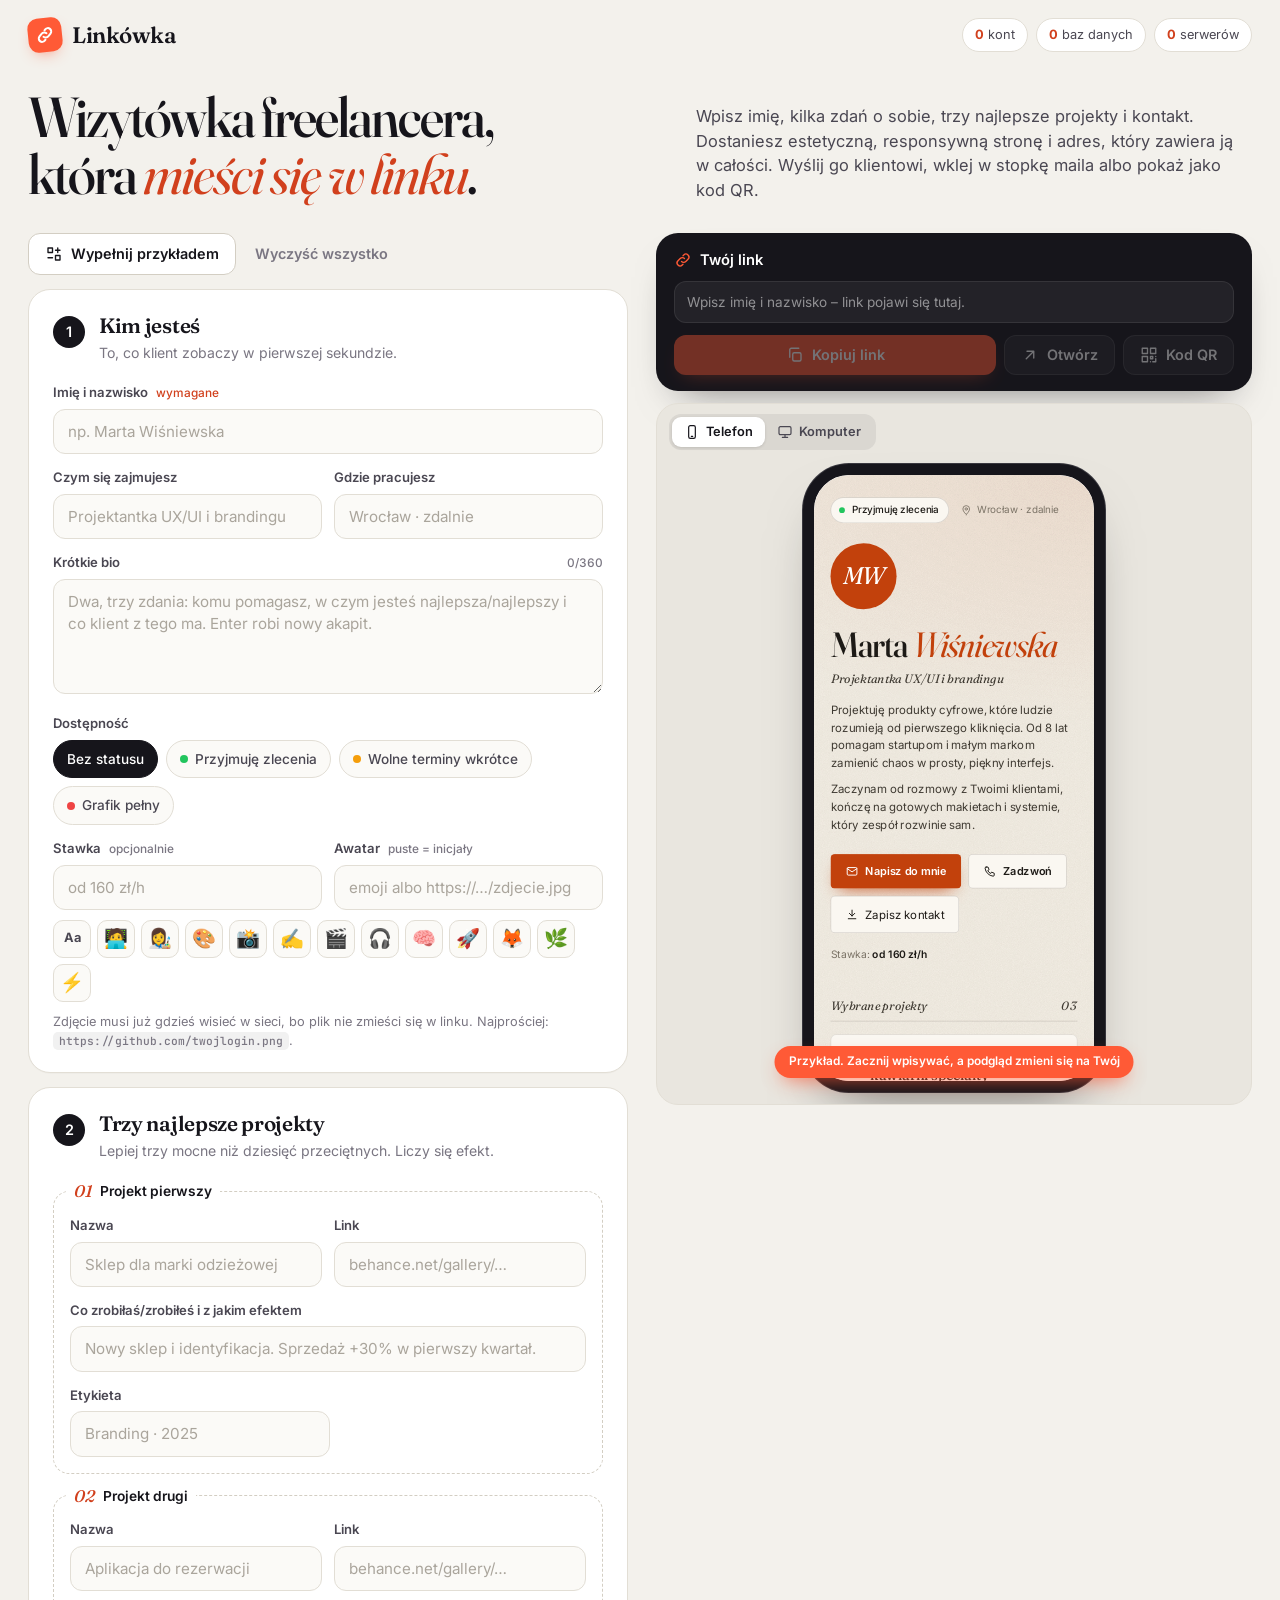
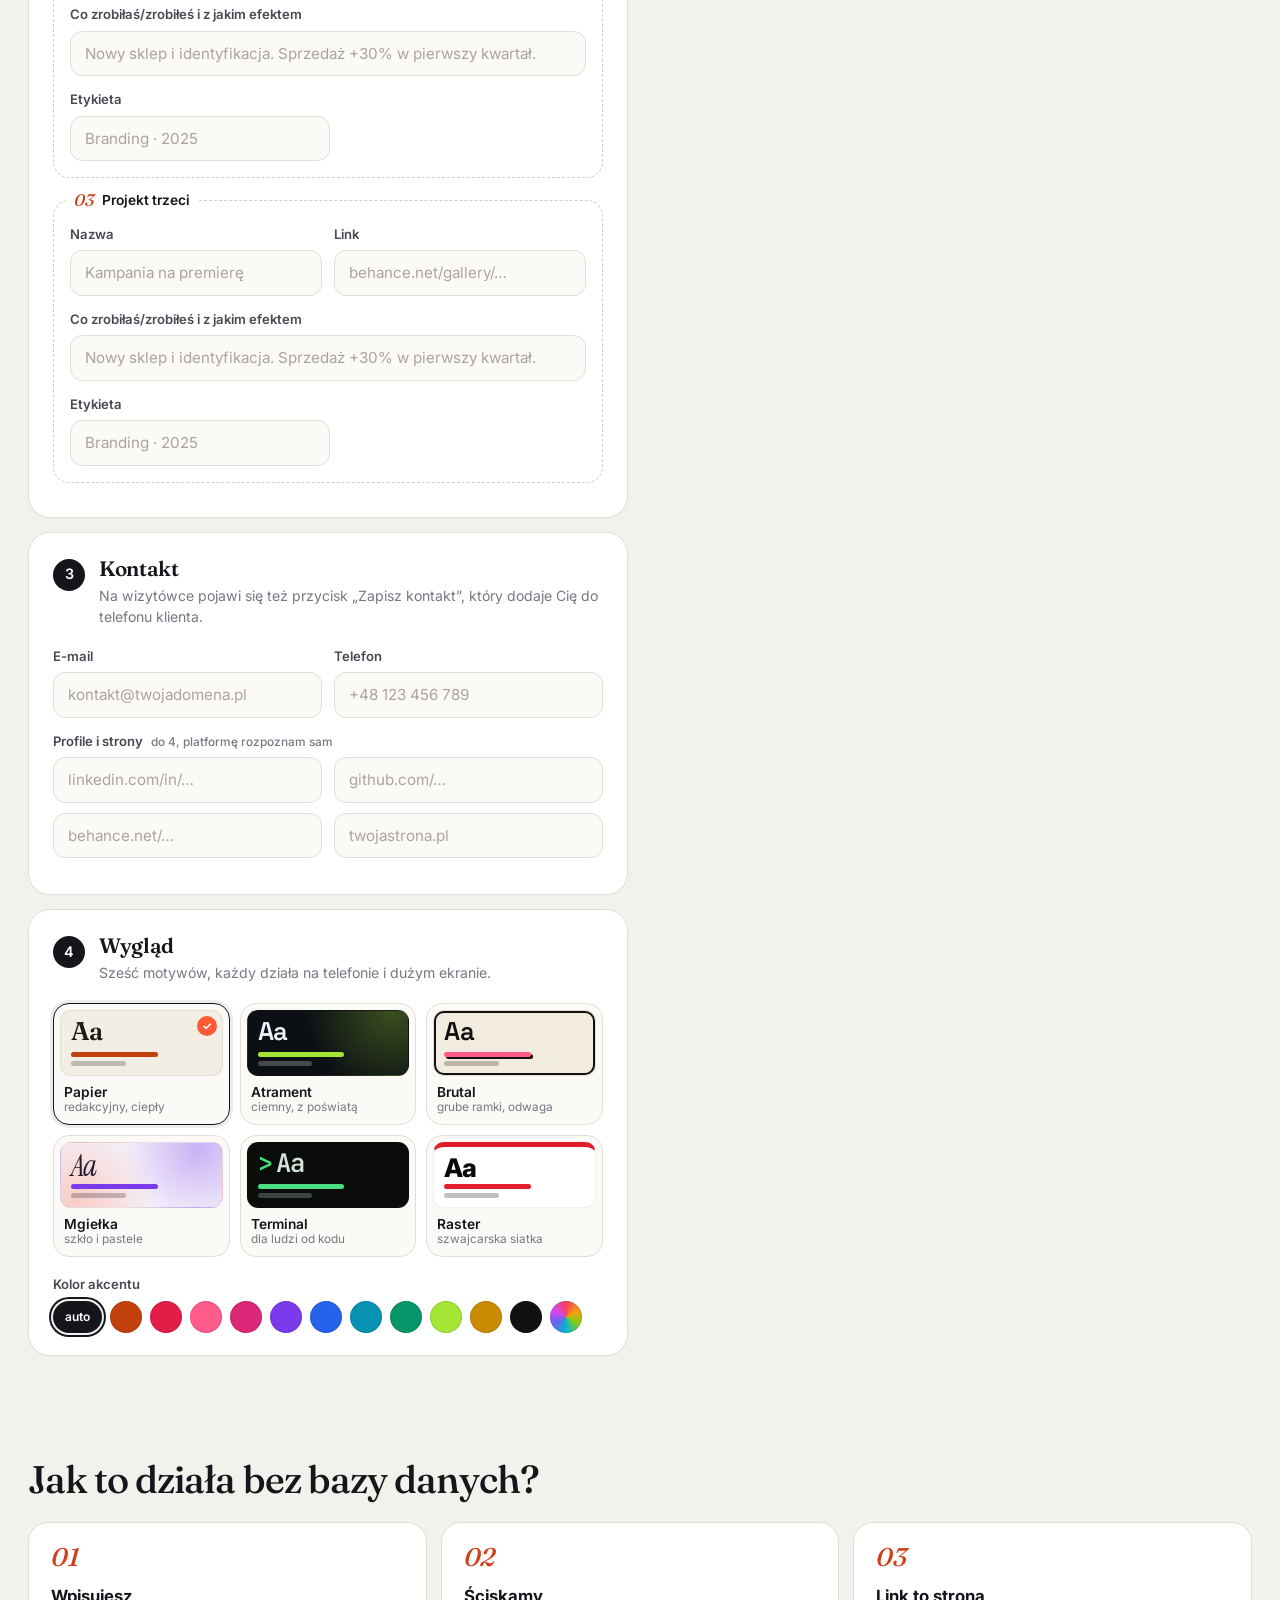
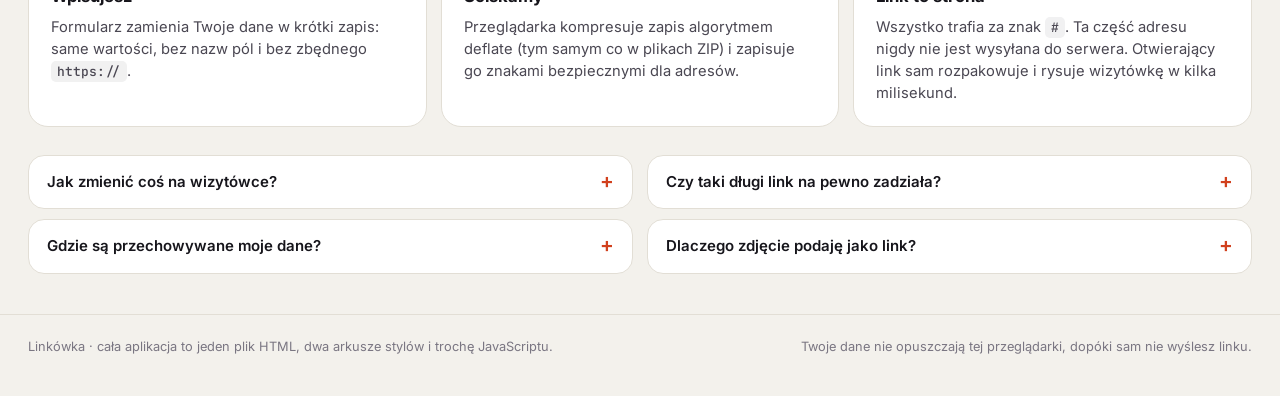
<file: 15-linkowka-wizytowki-w-linku-opus5_5/index.html>
<!doctype html>
<html lang="pl">
<head>
<meta charset="utf-8">
<meta name="viewport" content="width=device-width, initial-scale=1, viewport-fit=cover">
<title>Linkówka – wizytówka freelancera zapisana w linku</title>
<meta name="description" content="Wypełnij kilka pól i dostań estetyczną stronę-wizytówkę zakodowaną w całości w jej adresie. Bez konta, bez bazy danych, bez serwera.">
<meta name="theme-color" content="#f3f1ec">
<meta property="og:title" content="Linkówka – wizytówka zapisana w linku">
<meta property="og:description" content="Strona-wizytówka dla freelancera, która mieści się w całości w swoim adresie URL. Bez konta i bez bazy danych.">
<link rel="icon" href="data:image/svg+xml,%3Csvg xmlns='http://www.w3.org/2000/svg' viewBox='0 0 64 64'%3E%3Crect width='64' height='64' rx='16' fill='%23ff5a36'/%3E%3Cpath d='M27 37a8 8 0 0 0 11.3 0l6-6a8 8 0 0 0-11.3-11.3l-2 2M37 27a8 8 0 0 0-11.3 0l-6 6A8 8 0 0 0 31 44.3l2-2' fill='none' stroke='%23fff' stroke-width='5' stroke-linecap='round'/%3E%3C/svg%3E">
<!-- Tryb rozpoznajemy przed narysowaniem czegokolwiek, żeby wizytówka nie mignęła edytorem -->
<script>document.documentElement.dataset.tryb = /^#w./.test(location.hash) ? 'karta' : 'edytor';</script>
<link rel="preconnect" href="https://fonts.googleapis.com">
<link rel="preconnect" href="https://fonts.gstatic.com" crossorigin>
<!-- Fonty ładują się w tle (media=print → all), strona nie czeka na nie ani chwili -->
<link rel="stylesheet" media="print" onload="this.media='all'" href="https://fonts.googleapis.com/css2?family=Fraunces:ital,opsz,wght@0,9..144,400..700;1,9..144,400..700&family=Inter:wght@400..800&family=Instrument+Serif:ital@0;1&family=JetBrains+Mono:wght@400..700&family=Space+Grotesk:wght@400..700&display=swap">
<link rel="stylesheet" href="css/karta.css">
<link rel="stylesheet" href="css/edytor.css">
</head>
<body>

<!-- ============ TRYB WIZYTÓWKI (adres z #w…) ============ -->
<div id="karta-widok" class="widok" aria-live="polite"></div>

<!-- ============ TRYB KREATORA ============ -->
<div id="edytor" class="ed">
  <header class="ed-top">
    <a class="logo" href="./" aria-label="Linkówka – strona główna">
      <span class="logo-znak" aria-hidden="true"><svg viewBox="0 0 24 24"><path d="M10 14a4 4 0 0 0 5.7 0l3-3a4 4 0 0 0-5.7-5.7l-1 1"/><path d="M14 10a4 4 0 0 0-5.7 0l-3 3a4 4 0 0 0 5.7 5.7l1-1"/></svg></span>
      Linkówka
    </a>
    <ul class="zera" aria-label="Czego tu nie ma">
      <li><b>0</b> kont</li><li><b>0</b> baz danych</li><li><b>0</b> serwerów</li>
    </ul>
  </header>

  <section class="ed-hero">
    <h1>Wizytówka freelancera, która <em>mieści się w&nbsp;linku</em>.</h1>
    <p>Wpisz imię, kilka zdań o sobie, trzy najlepsze projekty i kontakt. Dostaniesz estetyczną, responsywną stronę i&nbsp;adres, który zawiera ją w całości. Wyślij go klientowi, wklej w stopkę maila albo pokaż jako kod QR.</p>
  </section>

  <main class="warsztat">
    <form class="formularz" id="formularz" autocomplete="on" novalidate>
      <div class="f-akcje">
        <button type="button" class="btn btn-jasny" id="b-przyklad">
          <svg class="ik" viewBox="0 0 24 24"><path d="M4 4h6v6H4zM14 14h6v6h-6z"/><path d="M14 7h6M17 4v6M4 17h6"/></svg>
          Wypełnij przykładem
        </button>
        <button type="button" class="btn btn-tekst" id="b-wyczysc">Wyczyść wszystko</button>
        <span class="f-zapis" id="f-zapis" aria-live="polite"></span>
      </div>

      <!-- 1. Ty -->
      <section class="sekcja">
        <header class="sek-g"><span class="sek-nr">1</span><div><h2>Kim jesteś</h2><p>To, co klient zobaczy w pierwszej sekundzie.</p></div></header>

        <label class="pole">
          <span class="etykieta">Imię i nazwisko <i class="wymagane">wymagane</i></span>
          <input data-k="imie" maxlength="60" placeholder="np. Marta Wiśniewska" autocomplete="name">
        </label>
        <div class="rzad">
          <label class="pole">
            <span class="etykieta">Czym się zajmujesz</span>
            <input data-k="rola" maxlength="70" placeholder="Projektantka UX/UI i brandingu" autocomplete="organization-title">
          </label>
          <label class="pole">
            <span class="etykieta">Gdzie pracujesz</span>
            <input data-k="miasto" maxlength="50" placeholder="Wrocław · zdalnie" autocomplete="address-level2">
          </label>
        </div>
        <label class="pole">
          <span class="etykieta">Krótkie bio <span class="licznik" data-licznik="bio"></span></span>
          <textarea data-k="bio" maxlength="360" rows="4" placeholder="Dwa, trzy zdania: komu pomagasz, w czym jesteś najlepsza/najlepszy i co klient z tego ma. Enter robi nowy akapit."></textarea>
        </label>

        <fieldset class="pole">
          <legend class="etykieta">Dostępność</legend>
          <div class="chipy" role="radiogroup">
            <label class="chip"><input type="radio" name="status" value="0" checked><span>Bez statusu</span></label>
            <label class="chip"><input type="radio" name="status" value="1"><span><i class="kropka k1"></i>Przyjmuję zlecenia</span></label>
            <label class="chip"><input type="radio" name="status" value="2"><span><i class="kropka k2"></i>Wolne terminy wkrótce</span></label>
            <label class="chip"><input type="radio" name="status" value="3"><span><i class="kropka k3"></i>Grafik pełny</span></label>
          </div>
        </fieldset>

        <div class="rzad">
          <label class="pole">
            <span class="etykieta">Stawka <i class="opc">opcjonalnie</i></span>
            <input data-k="stawka" maxlength="40" placeholder="od 160 zł/h">
          </label>
          <label class="pole">
            <span class="etykieta">Awatar <i class="opc">puste = inicjały</i></span>
            <input data-k="awatar" maxlength="300" placeholder="emoji albo https://…/zdjecie.jpg" autocapitalize="off" spellcheck="false">
          </label>
        </div>
        <div class="emoji-szybkie" id="emoji-szybkie" aria-label="Szybki wybór awatara"></div>
        <p class="podpowiedz">Zdjęcie musi już gdzieś wisieć w sieci, bo plik nie zmieści się w linku. Najprościej: <code>https://github.com/twojlogin.png</code>.</p>
      </section>

      <!-- 2. Projekty -->
      <section class="sekcja">
        <header class="sek-g"><span class="sek-nr">2</span><div><h2>Trzy najlepsze projekty</h2><p>Lepiej trzy mocne niż dziesięć przeciętnych. Liczy się efekt.</p></div></header>
        <div id="projekty"></div>
      </section>

      <!-- 3. Kontakt -->
      <section class="sekcja">
        <header class="sek-g"><span class="sek-nr">3</span><div><h2>Kontakt</h2><p>Na wizytówce pojawi się też przycisk „Zapisz kontakt”, który dodaje Cię do telefonu klienta.</p></div></header>
        <div class="rzad">
          <label class="pole">
            <span class="etykieta">E-mail</span>
            <input data-k="email" type="email" maxlength="80" placeholder="kontakt@twojadomena.pl" autocomplete="email" autocapitalize="off" spellcheck="false">
          </label>
          <label class="pole">
            <span class="etykieta">Telefon</span>
            <input data-k="tel" type="tel" maxlength="30" placeholder="+48 123 456 789" autocomplete="tel">
          </label>
        </div>
        <div class="pole">
          <span class="etykieta">Profile i strony <i class="opc">do 4, platformę rozpoznam sam</i></span>
          <div class="linki" id="linki"></div>
        </div>
      </section>

      <!-- 4. Wygląd -->
      <section class="sekcja">
        <header class="sek-g"><span class="sek-nr">4</span><div><h2>Wygląd</h2><p>Sześć motywów, każdy działa na telefonie i dużym ekranie.</p></div></header>
        <div class="motywy" id="motywy" role="radiogroup" aria-label="Motyw"></div>
        <div class="pole akcent-pole">
          <span class="etykieta">Kolor akcentu</span>
          <div class="akcenty" id="akcenty" role="radiogroup" aria-label="Kolor akcentu"></div>
        </div>
      </section>
    </form>

    <aside class="kol-podglad" id="kol-podglad">
      <div class="ud" id="ud">
        <div class="ud-g">
          <span class="ud-tytul"><svg class="ik" viewBox="0 0 24 24"><path d="M10 14a4 4 0 0 0 5.7 0l3-3a4 4 0 0 0-5.7-5.7l-1 1"/><path d="M14 10a4 4 0 0 0-5.7 0l-3 3a4 4 0 0 0 5.7 5.7l1-1"/></svg>Twój link</span>
          <span class="ud-dl" id="ud-dl"></span>
        </div>
        <div class="ud-link" id="ud-link">Wpisz imię i nazwisko – link pojawi się tutaj.</div>
        <div class="ud-btny">
          <button type="button" class="btn btn-glowny" id="b-kopiuj" disabled>
            <svg class="ik" viewBox="0 0 24 24"><rect x="9" y="9" width="11" height="11" rx="2"/><path d="M5 15V5a2 2 0 0 1 2-2h10"/></svg>Kopiuj link
          </button>
          <button type="button" class="btn btn-ciemny" id="b-otworz" disabled>
            <svg class="ik" viewBox="0 0 24 24"><path d="M7 17 17 7M8 7h9v9"/></svg>Otwórz
          </button>
          <button type="button" class="btn btn-ciemny" id="b-qr" disabled>
            <svg class="ik" viewBox="0 0 24 24"><path d="M3 3h7v7H3zM14 3h7v7h-7zM3 14h7v7H3z"/><path d="M14 14h3v3h-3zM21 14v.01M14 21h.01M17 21h4v-4"/></svg>Kod QR
          </button>
          <button type="button" class="btn btn-ciemny" id="b-udostepnij" hidden disabled>
            <svg class="ik" viewBox="0 0 24 24"><path d="M12 3v12M7 8l5-5 5 5M5 13v6a2 2 0 0 0 2 2h10a2 2 0 0 0 2-2v-6"/></svg>Udostępnij
          </button>
        </div>
        <p class="ud-nota" id="ud-nota" hidden></p>
      </div>

      <div class="pg">
        <div class="pg-pasek">
          <div class="seg" role="tablist" aria-label="Podgląd na urządzeniu">
            <button type="button" data-urz="tel" class="wl" role="tab">
              <svg class="ik" viewBox="0 0 24 24"><rect x="7" y="2.5" width="10" height="19" rx="2.5"/><path d="M11 18.5h2"/></svg>Telefon
            </button>
            <button type="button" data-urz="pc" role="tab">
              <svg class="ik" viewBox="0 0 24 24"><rect x="3" y="4" width="18" height="12" rx="2"/><path d="M8 20h8M12 16v4"/></svg>Komputer
            </button>
          </div>
          <span class="pg-info" id="pg-info"></span>
        </div>
        <div class="pg-ekran" id="pg-ekran" data-urz="tel">
          <div class="pg-wstazka" id="pg-wstazka">Przykład. Zacznij wpisywać, a podgląd zmieni się na Twój</div>
          <div class="pg-rama" id="pg-rama">
            <div class="pg-chrome"><i></i><i></i><i></i><span id="pg-url">linkowka</span></div>
            <div class="pg-scroll" id="pg-scroll"><div class="pg-sizer" id="pg-sizer"><div class="pg-inner" id="pg-inner"></div></div></div>
          </div>
        </div>
      </div>
    </aside>
  </main>

  <section class="jak">
    <h2>Jak to działa bez bazy danych?</h2>
    <ol class="jak-kroki">
      <li>
        <span class="jak-nr">01</span>
        <h3>Wpisujesz</h3>
        <p>Formularz zamienia Twoje dane w krótki zapis: same wartości, bez nazw pól i bez zbędnego <code>https://</code>.</p>
      </li>
      <li>
        <span class="jak-nr">02</span>
        <h3>Ściskamy</h3>
        <p>Przeglądarka kompresuje zapis algorytmem deflate (tym samym co w plikach ZIP) i zapisuje go znakami bezpiecznymi dla adresów.</p>
      </li>
      <li>
        <span class="jak-nr">03</span>
        <h3>Link to strona</h3>
        <p>Wszystko trafia za znak <code>#</code>. Ta część adresu nigdy nie jest wysyłana do serwera. Otwierający link sam rozpakowuje i rysuje wizytówkę w kilka milisekund.</p>
      </li>
    </ol>
    <div class="faq">
      <details>
        <summary>Jak zmienić coś na wizytówce?</summary>
        <p>Link to zamrożony stan, więc zmiana oznacza nowy link. Otwórz swoją wizytówkę i kliknij w stopce „Edytuj kopię”. Formularz wypełni się danymi z linku. Popraw, skopiuj nowy adres i gotowe.</p>
      </details>
      <details>
        <summary>Czy taki długi link na pewno zadziała?</summary>
        <p>Typowa wizytówka to 600–1500 znaków. E-mail, Messenger, WhatsApp, Slack, LinkedIn i SMS radzą sobie z tym bez problemu. Jeśli wolisz krótki adres, przepuść go przez dowolny skracacz linków albo pokaż kod QR.</p>
      </details>
      <details>
        <summary>Gdzie są przechowywane moje dane?</summary>
        <p>Nigdzie poza samym linkiem. Nie ma konta, bazy ani serwera, który mógłby je zapisać. Wersja robocza formularza zostaje tylko w tej przeglądarce, żeby nic nie przepadło po odświeżeniu. Kto dostanie link, ten zobaczy wizytówkę, tak jak z papierową.</p>
      </details>
      <details>
        <summary>Dlaczego zdjęcie podaję jako link?</summary>
        <p>Nawet małe zdjęcie to dziesiątki tysięcy znaków, a link musi zostać poręczny. Dlatego awatar to emoji, inicjały albo adres zdjęcia, które już masz w sieci (GitHub, Gravatar, własna strona).</p>
      </details>
    </div>
  </section>

  <footer class="ed-stopka">
    <span>Linkówka · cała aplikacja to jeden plik HTML, dwa arkusze stylów i trochę JavaScriptu.</span>
    <span>Twoje dane nie opuszczają tej przeglądarki, dopóki sam nie wyślesz linku.</span>
  </footer>

  <div class="pasek-mob" id="pasek-mob">
    <button type="button" class="btn btn-jasny" id="m-podglad">
      <svg class="ik" viewBox="0 0 24 24"><path d="M2 12s3.6-7 10-7 10 7 10 7-3.6 7-10 7S2 12 2 12z"/><circle cx="12" cy="12" r="3"/></svg>Podgląd
    </button>
    <button type="button" class="btn btn-glowny" id="m-kopiuj" disabled>
      <svg class="ik" viewBox="0 0 24 24"><rect x="9" y="9" width="11" height="11" rx="2"/><path d="M5 15V5a2 2 0 0 1 2-2h10"/></svg>Kopiuj link
    </button>
  </div>
</div>

<!-- Okno z kodem QR (wspólne dla kreatora i wizytówki) -->
<dialog class="okno" id="qr-okno" aria-labelledby="qr-tytul">
  <form method="dialog"><button class="okno-x" aria-label="Zamknij">×</button></form>
  <h3 id="qr-tytul">Zeskanuj telefonem</h3>
  <p class="okno-pod" id="qr-pod">Aparat w telefonie otworzy wizytówkę.</p>
  <div class="qr-ramka"><canvas id="qr-canvas" width="8" height="8"></canvas></div>
  <p class="qr-info" id="qr-info"></p>
  <div class="okno-btny">
    <button type="button" class="btn btn-glowny" id="qr-pobierz">
      <svg class="ik" viewBox="0 0 24 24"><path d="M12 4v11m-5-5 5 5 5-5M5 20h14"/></svg>Pobierz PNG
    </button>
  </div>
</dialog>

<div class="toast" id="toast" role="status" aria-live="polite"></div>

<script src="lib/qrcode.js"></script>
<script src="js/kod.js"></script>
<script src="js/karta.js"></script>
<script src="js/przyklady.js"></script>
<script src="js/app.js"></script>
</body>
</html>
</file>
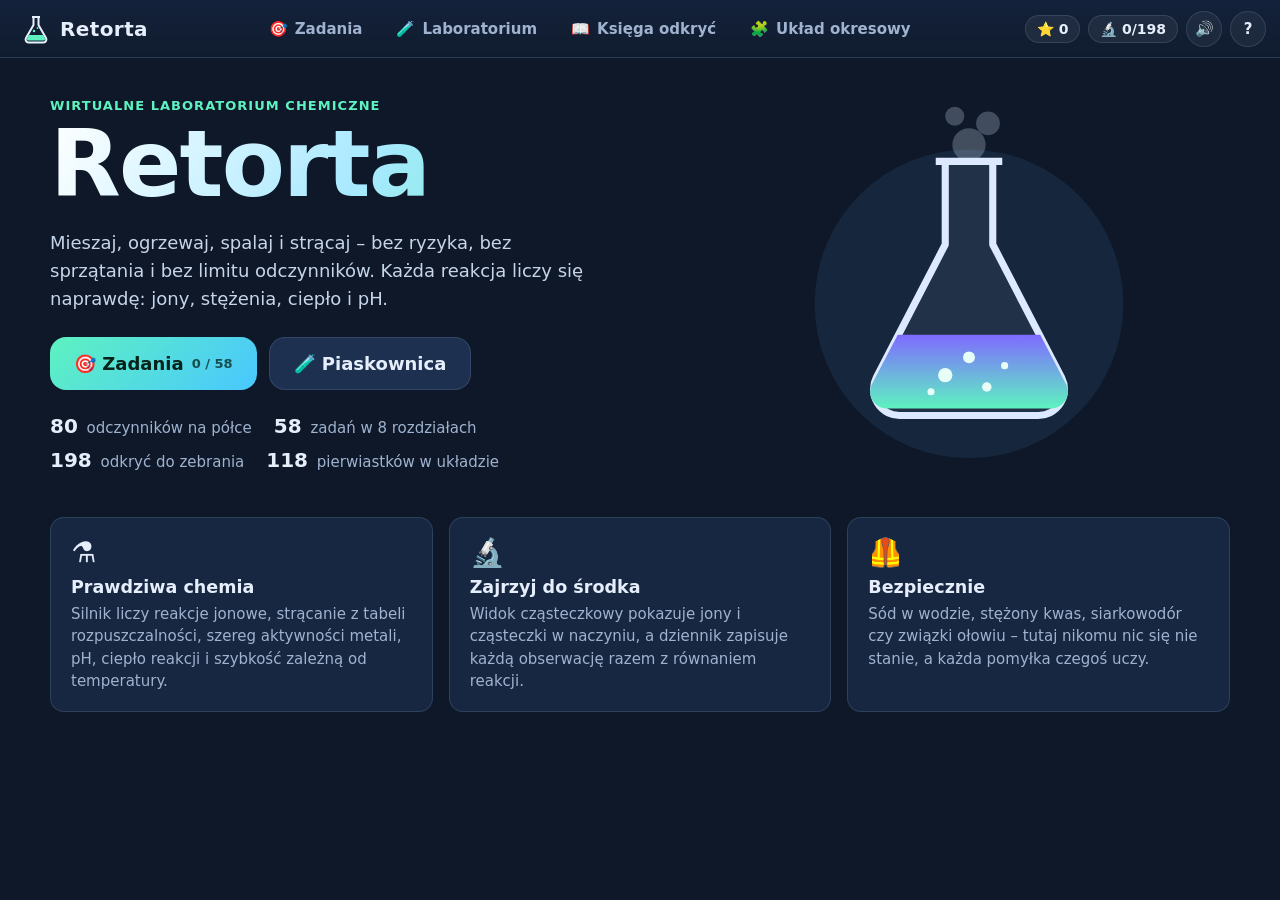
<file: 16-retorta-laboratorium-chemiczne-opus5_5/index.html>
<!doctype html>
<html lang="pl">
<head>
  <meta charset="utf-8">
  <meta name="viewport" content="width=device-width, initial-scale=1, viewport-fit=cover">
  <meta name="theme-color" content="#101c2e">
  <title>Retorta – wirtualne laboratorium chemiczne</title>
  <meta name="description" content="Wirtualne laboratorium chemii dla ucznia: ponad 60 odczynników, prawdziwe reakcje jonowe, strącanie osadów, gazy, wskaźniki, płomienie, spalanie i reakcje organiczne. 58 zadań z quizami, piaskownica, księga odkryć i układ okresowy. Działa bez internetu.">
  <link rel="icon" href="data:image/svg+xml,%3Csvg xmlns='http://www.w3.org/2000/svg' viewBox='0 0 64 64'%3E%3Crect width='64' height='64' rx='16' fill='%23101c2e'/%3E%3Cpath d='M24 8h16M27 8v16L12 50a6 6 0 0 0 5 9h30a6 6 0 0 0 5-9L37 24V8' fill='none' stroke='%23e8f2ff' stroke-width='4' stroke-linejoin='round'/%3E%3Cpath d='M18 44h28l4 7a3 3 0 0 1-3 4H17a3 3 0 0 1-3-4z' fill='%235ef2c0'/%3E%3C/svg%3E">
  <link rel="stylesheet" href="css/style.css">
</head>
<body>
<div id="app">
  <header id="gora">
    <button id="logo" class="logo" aria-label="Strona startowa">
      <svg viewBox="0 0 64 64" aria-hidden="true"><path d="M24 8h16M27 8v16L12 50a6 6 0 0 0 5 9h30a6 6 0 0 0 5-9L37 24V8" fill="none" stroke="currentColor" stroke-width="4" stroke-linejoin="round"/><path d="M18 44h28l4 7a3 3 0 0 1-3 4H17a3 3 0 0 1-3-4z" fill="#5ef2c0"/><circle cx="28" cy="36" r="2.5" fill="#5ef2c0"/><circle cx="35" cy="30" r="1.8" fill="#5ef2c0"/></svg>
      <span>Retorta</span>
    </button>
    <nav id="nawigacja">
      <button data-widok="zadania"><span>🎯</span><b>Zadania</b></button>
      <button data-widok="lab" id="navLab"><span>🧪</span><b>Laboratorium</b></button>
      <button data-widok="ksiega"><span>📖</span><b>Księga odkryć</b></button>
      <button data-widok="uklad"><span>🧩</span><b>Układ okresowy</b></button>
    </nav>
    <div class="licz">
      <span class="pill" title="Zdobyte gwiazdki">⭐ <b id="lGwiazdki">0</b></span>
      <span class="pill" title="Odkrycia w księdze">🔬 <b id="lOdkrycia">0</b></span>
      <button class="ikonka" id="bDzwiek" title="Dźwięk włącz/wyłącz" aria-label="Dźwięk">🔊</button>
      <button class="ikonka" id="bPomoc" title="Jak korzystać" aria-label="Pomoc">?</button>
    </div>
  </header>

  <!-- START -->
  <section id="w-start" class="widok aktywny">
    <div class="hero">
      <div class="hero-txt">
        <p class="nadtytul">Wirtualne laboratorium chemiczne</p>
        <h1>Retorta</h1>
        <p class="lead">Mieszaj, ogrzewaj, spalaj i strącaj – bez ryzyka, bez sprzątania i bez limitu odczynników. Każda reakcja liczy się naprawdę: jony, stężenia, ciepło i pH.</p>
        <div class="hero-btn">
          <button class="btn duzy glowny" id="startZadania">🎯 Zadania <small id="startPostep">0 / 58</small></button>
          <button class="btn duzy" id="startLab">🧪 Piaskownica</button>
        </div>
        <ul class="cechy">
          <li><b>67</b> odczynników na półce</li>
          <li><b>58</b> zadań w 8 rozdziałach</li>
          <li><b id="startOdk">180</b> odkryć do zebrania</li>
          <li><b>118</b> pierwiastków w układzie</li>
        </ul>
      </div>
      <div class="hero-art" aria-hidden="true">
        <svg viewBox="0 0 320 320">
          <defs><linearGradient id="gc" x1="0" x2="0" y1="0" y2="1"><stop offset="0" stop-color="#7f6bff"/><stop offset="1" stop-color="#5ef2c0"/></linearGradient></defs>
          <circle cx="160" cy="170" r="130" fill="#16263d"/>
          <path d="M132 50h56M140 50v70L82 232a22 22 0 0 0 20 32h116a22 22 0 0 0 20-32l-58-112V50" fill="rgba(200,225,255,.06)" stroke="#dce9ff" stroke-width="6" stroke-linejoin="round"/>
          <path class="ciecz" d="M100 196h120l22 42a14 14 0 0 1-13 20H91a14 14 0 0 1-13-20z" fill="url(#gc)"/>
          <g class="babelki" fill="#e8fff7"><circle cx="140" cy="230" r="6"/><circle cx="175" cy="240" r="4"/><circle cx="160" cy="215" r="5"/><circle cx="190" cy="222" r="3"/><circle cx="128" cy="244" r="3"/></g>
          <g class="dym" fill="rgba(220,235,255,.25)"><circle cx="160" cy="36" r="14"/><circle cx="176" cy="18" r="10"/><circle cx="148" cy="12" r="8"/></g>
        </svg>
      </div>
    </div>
    <div class="start-karty">
      <div class="karta"><span>⚗️</span><h3>Prawdziwa chemia</h3><p>Silnik liczy reakcje jonowe, strącanie z tabeli rozpuszczalności, szereg aktywności metali, pH, ciepło reakcji i szybkość zależną od temperatury.</p></div>
      <div class="karta"><span>🔬</span><h3>Zajrzyj do środka</h3><p>Widok cząsteczkowy pokazuje jony i cząsteczki w naczyniu, a dziennik zapisuje każdą obserwację razem z równaniem reakcji.</p></div>
      <div class="karta"><span>🦺</span><h3>Bezpiecznie</h3><p>Sód w wodzie, stężony kwas, siarkowodór czy związki ołowiu – tutaj nikomu nic się nie stanie, a każda pomyłka czegoś uczy.</p></div>
    </div>
  </section>

  <!-- ZADANIA -->
  <section id="w-zadania" class="widok">
    <div class="wnetrze">
      <div class="naglowek"><h2>Zadania</h2><p>Wybierz dowolne zadanie. Gwiazdki: ⭐ za wykonanie, ⭐ bez podpowiedzi, ⭐ za poprawną odpowiedź w quizie (w zagadkach detektywa – za trafienie za pierwszym razem).</p></div>
      <div id="listaZadan"></div>
    </div>
  </section>

  <!-- LABORATORIUM -->
  <section id="w-lab" class="widok">
    <aside id="polka">
      <div class="polka-gora">
        <h3>Półka z odczynnikami</h3>
        <input id="szukaj" type="search" placeholder="Szukaj: nazwa lub wzór…" autocomplete="off">
        <div id="kategorie"></div>
      </div>
      <div id="listaOdcz"></div>
      <div class="dawka">
        <div class="dawka-tyt">Porcja <small>(roztwór · ciało stałe)</small></div>
        <div id="dawki"></div>
      </div>
      <label class="wszystkie" id="wszystkieWrap"><input type="checkbox" id="wszystkieOdcz"> pokaż wszystkie odczynniki</label>
    </aside>

    <main id="stol">
      <div id="kartaZadania" hidden></div>
      <div id="scena">
        <canvas id="cv"></canvas>
        <div id="baner" hidden></div>
        <div id="obserwacja" aria-live="polite"></div>
      </div>
      <div id="kontrolki"></div>
      <div id="narzedzia">
        <div class="grupa">
          <button class="narz" data-n="zarzace" title="Żarzące się łuczywko – test na tlen">🪵<span>Żarzące</span></button>
          <button class="narz" data-n="plonace" title="Płonące łuczywko – test na wodór i CO₂, zapala etanol">🔥<span>Płonące</span></button>
          <button class="narz" data-n="papierek" title="Papierek wskaźnikowy – pH cieczy lub gaz nad naczyniem">📄<span>Papierek</span></button>
          <button class="narz" data-n="wapienna" title="Test wodą wapienną – wykrywa CO₂">🥛<span>W. wapienna</span></button>
          <button class="narz" data-n="nos" title="Powąchaj (ostrożnie, ruchem dłoni)">👃<span>Powąchaj</span></button>
          <button class="narz" data-n="slomka" title="Słomka – przytrzymaj, aby dmuchać (CO₂ z oddechu)">🥤<span>Słomka</span></button>
          <button class="narz" data-n="drucik" title="Drucik – próba płomieniowa">🔁<span>Drucik</span></button>
        </div>
        <div class="grupa prawa">
          <div class="czas" role="group" aria-label="Tempo czasu">
            <button data-s="0" title="Pauza (spacja)">⏸</button><button data-s="1" class="on">×1</button><button data-s="3">×3</button><button data-s="10" title="Przyspieszenie – przydatne przy ogrzewaniu">⏩×10</button>
          </div>
          <div class="dodajN">
            <button id="bDodajN" class="btn maly">＋ Naczynie</button>
            <div id="menuN" hidden>
              <button data-t="zlewka">Zlewka 250 cm³</button><button data-t="kolba">Kolba stożkowa</button><button data-t="probowka">Probówka</button><button data-t="tygiel">Tygiel (do spalań)</button>
            </div>
          </div>
          <button id="bWyczysc" class="btn maly" title="Wylej zawartość wszystkich naczyń">🧽 Wyczyść</button>
        </div>
      </div>
    </main>

    <aside id="inspektor">
      <div id="insNaczynie"></div>
      <div class="sekcja" id="sekMikro">
        <div class="sek-tyt">🔬 Widok cząsteczkowy</div>
        <canvas id="mikro"></canvas>
      </div>
      <div class="sekcja dziennik-wrap">
        <div class="sek-tyt">📓 Dziennik obserwacji <button class="mini" id="bCzyscDz" title="Wyczyść dziennik">wyczyść</button></div>
        <ol id="dziennik"></ol>
      </div>
    </aside>
  </section>

  <!-- KSIĘGA -->
  <section id="w-ksiega" class="widok">
    <div class="wnetrze">
      <div class="naglowek"><h2>Księga odkryć</h2><p>Każde nowe zjawisko, które wywołasz w laboratorium, trafia tutaj. Zakryte karty podpowiadają, czego spróbować.</p></div>
      <div id="ksiega"></div>
    </div>
  </section>

  <!-- UKŁAD OKRESOWY -->
  <section id="w-uklad" class="widok">
    <div class="wnetrze szerokie">
      <div class="naglowek"><h2>Układ okresowy pierwiastków</h2><p>Kliknij pierwiastek, aby zobaczyć szczegóły i odczynniki z półki, które go zawierają.</p></div>
      <div class="uklad-wrap">
        <div id="uklad"></div>
        <div id="elInfo"></div>
      </div>
      <div id="legenda"></div>
    </div>
  </section>
</div>

<div id="modal" hidden><div class="okno" role="dialog" aria-modal="true"><button class="zamknij" aria-label="Zamknij">✕</button><div class="tresc"></div></div></div>
<div id="toasty" aria-live="polite"></div>

<script src="js/dane.js"></script>
<script src="js/silnik.js"></script>
<script src="js/rysowanie.js"></script>
<script src="js/zadania.js"></script>
<script src="js/dzwiek.js"></script>
<script src="js/app.js"></script>
</body>
</html>
</file>
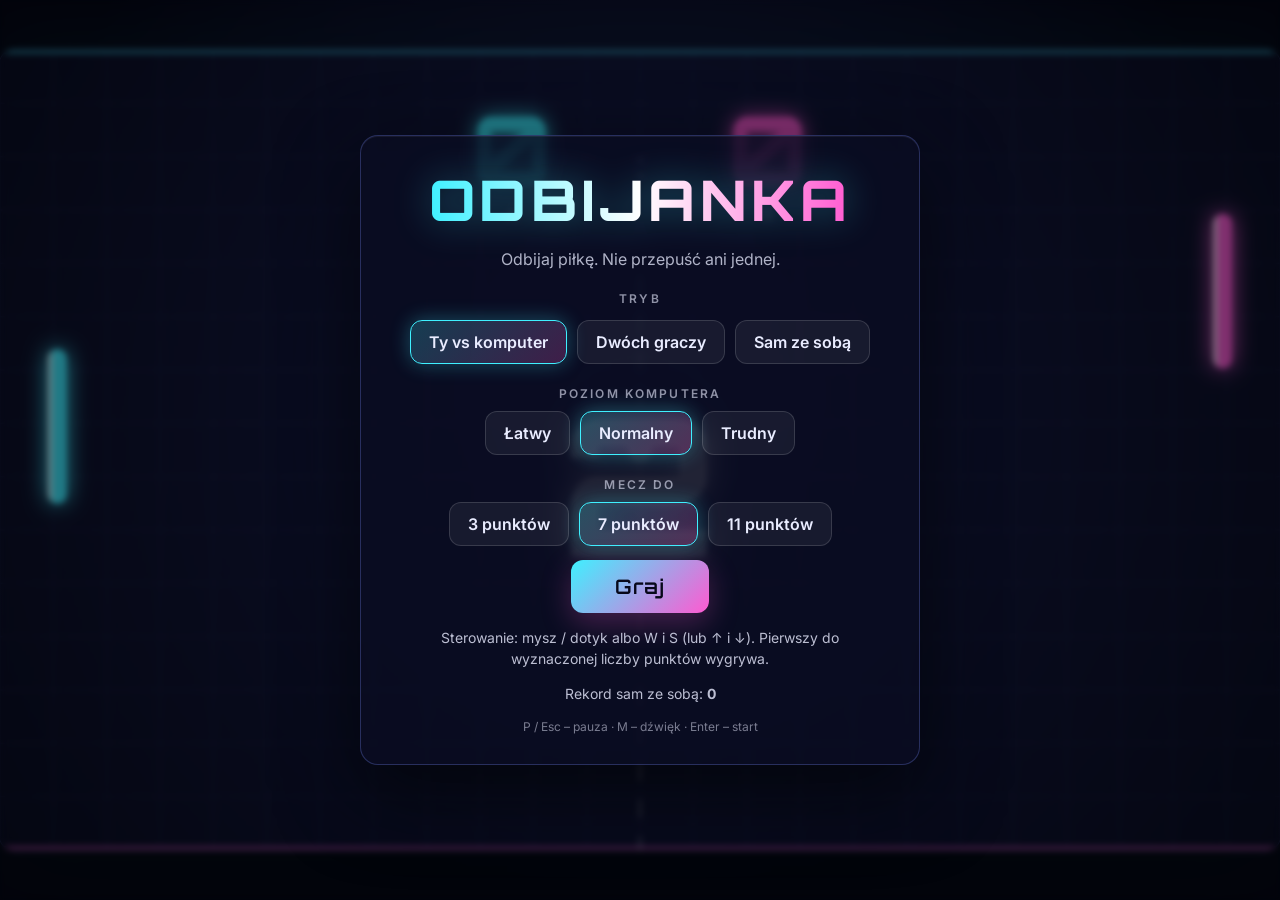
<file: 17-odbijanka-gra-paletkowa-haiku5_5/index.html>
<!doctype html>
<html lang="pl">
<head>
  <meta charset="utf-8">
  <meta name="viewport" content="width=device-width, initial-scale=1, viewport-fit=cover">
  <meta name="theme-color" content="#03040c">
  <title>Odbijanka – gra paletkowa</title>
  <meta name="description" content="Odbijanka: gra paletkowa w przeglądarce. Zagraj z komputerem (3 poziomy), z drugim graczem na jednej klawiaturze albo sam ze sobą – pokonaj własny rekord i swojego ducha.">
  <link rel="preconnect" href="https://fonts.googleapis.com">
  <link rel="preconnect" href="https://fonts.gstatic.com" crossorigin>
  <link href="https://fonts.googleapis.com/css2?family=Orbitron:wght@600;700;800&family=Inter:wght@400;600;700&display=swap" rel="stylesheet">
  <link rel="stylesheet" href="css/style.css">
</head>
<body>

  <main id="gra">
    <canvas id="plotno" aria-label="Plansza gry Odbijanka"></canvas>
  </main>

  <div id="hud" class="hud ukryty">
    <button id="btn-pauza" class="przycisk maly" aria-label="Pauza">Pauza</button>
    <button id="btn-dzwiek" class="przycisk maly" aria-label="Dźwięk">Dźwięk: wł.</button>
  </div>

  <!-- MENU GŁÓWNE -->
  <div id="menu" class="overlay">
    <div class="karta">
      <h1 class="tytul">ODBIJANKA</h1>
      <p class="podtytul">Odbijaj piłkę. Nie przepuść ani jednej.</p>

      <h2>Tryb</h2>
      <div class="grupa">
        <button class="przycisk" data-tryb="ai">Ty vs komputer</button>
        <button class="przycisk" data-tryb="dwoch">Dwóch graczy</button>
        <button class="przycisk" data-tryb="solo">Sam ze sobą</button>
      </div>

      <div id="sekcja-poziom">
        <h2>Poziom komputera</h2>
        <div class="grupa">
          <button class="przycisk" data-poziom="0">Łatwy</button>
          <button class="przycisk" data-poziom="1">Normalny</button>
          <button class="przycisk" data-poziom="2">Trudny</button>
        </div>
      </div>

      <div id="sekcja-mecz">
        <h2>Mecz do</h2>
        <div class="grupa">
          <button class="przycisk" data-cel="3">3 punktów</button>
          <button class="przycisk" data-cel="7">7 punktów</button>
          <button class="przycisk" data-cel="11">11 punktów</button>
        </div>
      </div>

      <button id="start" class="przycisk duzy">Graj</button>
      <p id="sterowanie-info" class="info"></p>
      <p class="info">Rekord sam ze sobą: <strong id="rekord-solo">0</strong></p>
      <p class="info male">P / Esc – pauza · M – dźwięk · Enter – start</p>
    </div>
  </div>

  <!-- PAUZA -->
  <div id="pauza" class="overlay ukryty">
    <div class="karta">
      <h2 class="tytul-maly">PAUZA</h2>
      <button id="wznow" class="przycisk duzy">Wznów</button>
      <button id="pauza-restart" class="przycisk">Zacznij od nowa</button>
      <button id="pauza-menu" class="przycisk">Menu główne</button>
    </div>
  </div>

  <!-- KONIEC MECZU / SERII -->
  <div id="koniec" class="overlay ukryty">
    <div class="karta">
      <h2 id="koniec-tytul" class="tytul-maly"></h2>
      <p id="koniec-wynik" class="wynik"></p>
      <p id="koniec-opis" class="info"></p>
      <button id="rewanz" class="przycisk duzy">Jeszcze raz</button>
      <button id="koniec-menu" class="przycisk">Menu główne</button>
    </div>
  </div>

  <script src="js/dzwiek.js"></script>
  <script src="js/ai.js"></script>
  <script src="js/gra.js"></script>
  <script src="js/rysowanie.js"></script>
  <script src="js/app.js"></script>
</body>
</html>
</file>
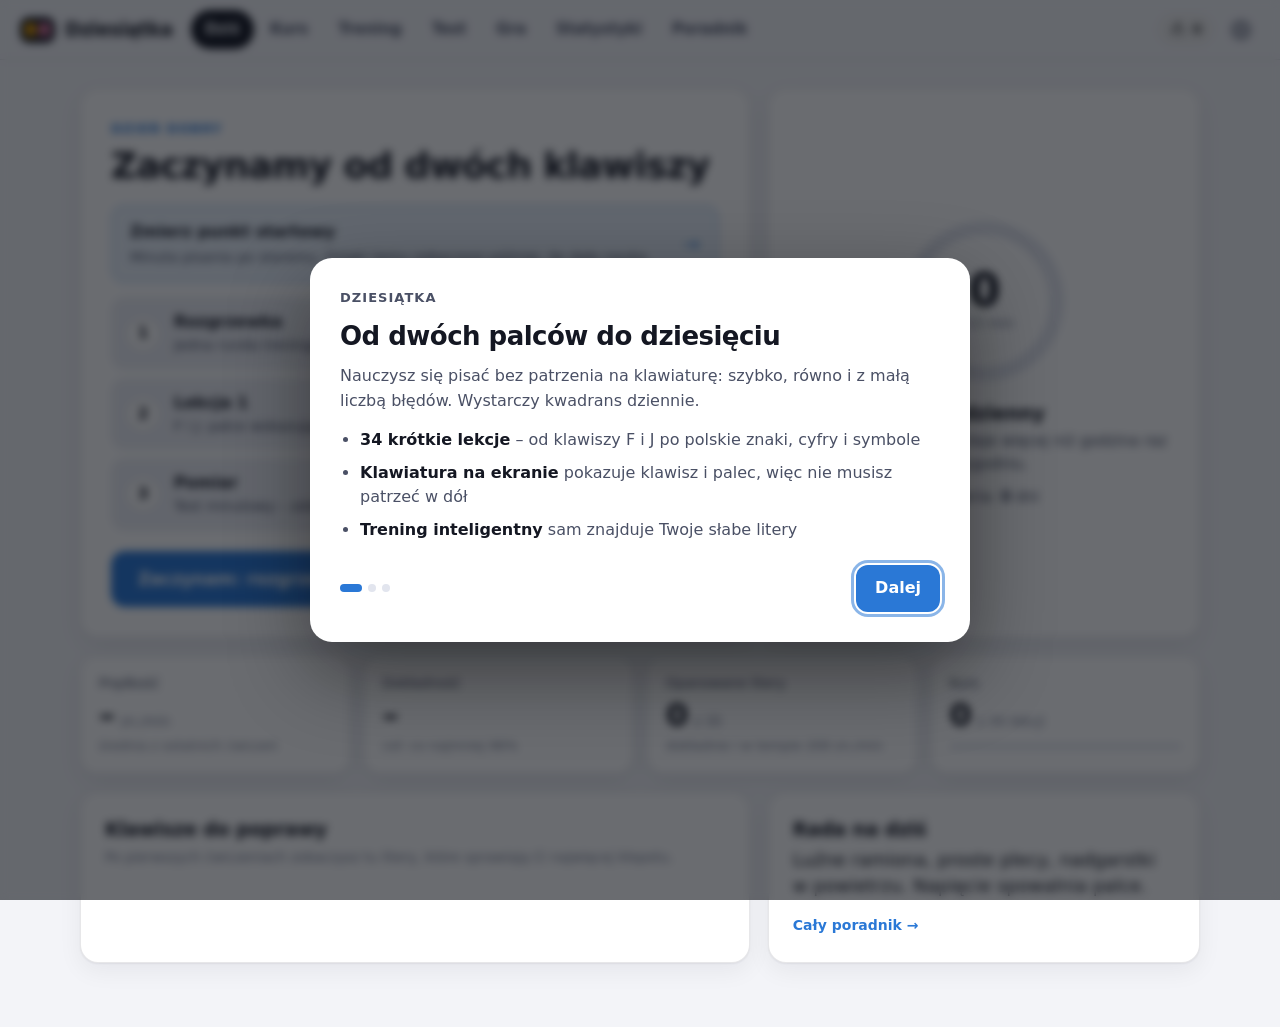
<file: 18-dziesiatka-nauka-pisania-bezwzrokowego-fable5_2/index.html>
<!doctype html>
<html lang="pl">
<head>
  <meta charset="utf-8">
  <meta name="viewport" content="width=device-width, initial-scale=1, viewport-fit=cover">
  <meta name="theme-color" content="#12141c">
  <title>Dziesiątka – nauka bezwzrokowego pisania na klawiaturze</title>
  <meta name="description" content="Kurs bezwzrokowego pisania dziesięcioma palcami po polsku: 34 lekcje, klawiatura ekranowa z kolorami palców, trening dopasowany do Twoich słabych klawiszy, testy prędkości, statystyki i gra. Działa w przeglądarce, bez instalacji i bez internetu.">
  <link rel="icon" href="data:image/svg+xml,%3Csvg xmlns='http://www.w3.org/2000/svg' viewBox='0 0 64 64'%3E%3Crect width='64' height='64' rx='15' fill='%2312141c'/%3E%3Crect x='10' y='20' width='20' height='24' rx='6' fill='%23eda100'/%3E%3Crect x='34' y='20' width='20' height='24' rx='6' fill='%23e87ba4'/%3E%3Crect x='15' y='37' width='10' height='3' rx='1.5' fill='%2312141c'/%3E%3Crect x='39' y='37' width='10' height='3' rx='1.5' fill='%2312141c'/%3E%3C/svg%3E">
  <link rel="stylesheet" href="css/style.css">
</head>
<body>
<div id="app">

  <header id="gora">
    <button class="logo" id="logo" aria-label="Strona startowa">
      <span class="logo-znak" aria-hidden="true"><i></i><i></i></span>
      <span class="logo-txt">Dziesiątka</span>
    </button>
    <nav id="nawigacja" aria-label="Główna nawigacja">
      <button data-widok="dzis">Dziś</button>
      <button data-widok="kurs">Kurs</button>
      <button data-widok="trening">Trening</button>
      <button data-widok="test">Test</button>
      <button data-widok="gra">Gra</button>
      <button data-widok="staty">Statystyki</button>
      <button data-widok="poradnik">Poradnik</button>
    </nav>
    <div class="gora-prawa">
      <span class="pigulka" id="pSeria" data-dymek="Seria dni z ćwiczeniami"><span aria-hidden="true">🔥</span> <b>0</b></span>
      <button class="ikonka" data-widok="ustawienia" aria-label="Ustawienia" data-dymek="Ustawienia">
        <svg viewBox="0 0 24 24" width="20" height="20" fill="none" stroke="currentColor" stroke-width="2" stroke-linecap="round" stroke-linejoin="round" aria-hidden="true"><circle cx="12" cy="12" r="3"/><path d="M19.4 15a1.7 1.7 0 0 0 .3 1.8l.1.1a2 2 0 1 1-2.8 2.8l-.1-.1a1.7 1.7 0 0 0-1.8-.3 1.7 1.7 0 0 0-1 1.5V21a2 2 0 1 1-4 0v-.1a1.7 1.7 0 0 0-1.1-1.5 1.7 1.7 0 0 0-1.8.3l-.1.1a2 2 0 1 1-2.8-2.8l.1-.1a1.7 1.7 0 0 0 .3-1.8 1.7 1.7 0 0 0-1.5-1H3a2 2 0 1 1 0-4h.1a1.7 1.7 0 0 0 1.5-1.1 1.7 1.7 0 0 0-.3-1.8l-.1-.1a2 2 0 1 1 2.8-2.8l.1.1a1.7 1.7 0 0 0 1.8.3h.1a1.7 1.7 0 0 0 1-1.5V3a2 2 0 1 1 4 0v.1a1.7 1.7 0 0 0 1 1.5 1.7 1.7 0 0 0 1.8-.3l.1-.1a2 2 0 1 1 2.8 2.8l-.1.1a1.7 1.7 0 0 0-.3 1.8v.1a1.7 1.7 0 0 0 1.5 1H21a2 2 0 1 1 0 4h-.1a1.7 1.7 0 0 0-1.5 1z"/></svg>
      </button>
    </div>
  </header>

  <main id="tresc">
    <section id="w-dzis" class="widok"></section>
    <section id="w-kurs" class="widok"></section>
    <section id="w-trening" class="widok"></section>
    <section id="w-test" class="widok"></section>

    <!-- GRA -->
    <section id="w-gra" class="widok">
      <div class="naglowek-widoku">
        <div>
          <h1>Deszcz słów</h1>
          <p class="lead">Słowa spadają z nieba. Wpisz słowo, zanim dotknie ziemi. Im dalej, tym szybciej pada.</p>
        </div>
        <div class="gra-hud">
          <div><b id="gPunkty">0</b><span>punkty</span></div>
          <div><b id="gPoziom">1</b><span>poziom</span></div>
          <div><b id="gSeria">0</b><span>seria</span></div>
          <div><b id="gZycia" class="zycia"></b><span>życia</span></div>
        </div>
      </div>
      <div id="graPole" class="gra-pole">
        <div class="gra-niebo" aria-hidden="true"></div>
        <div class="gra-ziemia" aria-hidden="true"></div>
        <div id="graEkran" class="gra-ekran"></div>
      </div>
      <p class="drobne">Pierwsza litera wybiera słowo, kolejne je dopisują. Spacja albo Backspace porzuca rozpoczęte słowo, Esc wstrzymuje grę.</p>
    </section>

    <section id="w-staty" class="widok"></section>

    <!-- PORADNIK -->
    <section id="w-poradnik" class="widok">
      <div class="naglowek-widoku"><div>
        <h1>Poradnik</h1>
        <p class="lead">Wszystko, co trzeba wiedzieć, żeby przesiąść się z dwóch palców na dziesięć. Dziesięć minut czytania oszczędzi Ci wielu godzin błądzenia.</p>
      </div></div>
      <div class="poradnik">
        <article class="karta">
          <h2>Dlaczego dwa palce to ślepa uliczka</h2>
          <p>Pisząc dwoma palcami, szukasz każdego klawisza wzrokiem. Oczy skaczą między klawiaturą a ekranem, więc błędy zauważasz późno, a prędkość zatrzymuje się na pewnym poziomie i nie chce rosnąć. Pisanie bezwzrokowe działa inaczej: <b>każdy klawisz ma swój palec, a każdy palec zna swoją drogę na pamięć</b>. Wzrok zostaje na tekście, a dłonie prawie się nie przesuwają.</p>
          <p>Uczciwe ostrzeżenie: przez pierwsze dni będziesz pisać <b>wolniej</b> niż po staremu. To normalne i mija. Stary nawyk jest szybki, bo ma za sobą lata praktyki, a nowy dopiero powstaje. Nie wracaj do dwóch palców, gdy zrobi się niewygodnie – właśnie wtedy uczysz się najwięcej.</p>
        </article>

        <article class="karta">
          <h2>Pozycja wyjściowa</h2>
          <p>Połóż palce na rzędzie podstawowym: lewa ręka na <kbd>A</kbd> <kbd>S</kbd> <kbd>D</kbd> <kbd>F</kbd>, prawa na <kbd>J</kbd> <kbd>K</kbd> <kbd>L</kbd> <kbd>;</kbd>. Kciuki spoczywają nad spacją. Na klawiszach <kbd>F</kbd> i <kbd>J</kbd> są małe <b>wypustki</b> – wyczujesz je palcami wskazującymi bez patrzenia. To one mówią Ci, że dłonie są na miejscu.</p>
          <div class="klaw-wrap statyczna" id="porKlaw"></div>
          <div class="legenda-palcow" id="porLegenda"></div>
          <p>Kolory pokazują, który palec obsługuje który klawisz. Każdy palec porusza się po swojej lekko ukośnej kolumnie: w górę, w dół i z powrotem. Palce wskazujące mają po dwie kolumny, bo są najsprawniejsze.</p>
        </article>

        <article class="karta">
          <h2>Pięć zasad, które robią różnicę</h2>
          <ol class="zasady">
            <li><b>Nie patrz na klawiaturę. Nigdy.</b> Jeśli nie wiesz, gdzie jest klawisz, spójrz na klawiaturę na ekranie. Gdy pomylisz klawisz, aplikacja pokaże na czerwono, w co trafił Twój palec – poprawisz się bez zerkania w dół.</li>
            <li><b>Najpierw dokładność, potem prędkość.</b> Pisz tak wolno, żeby nie robić błędów. Szybkość jest skutkiem ubocznym pewnych ruchów. Kto goni tempo, utrwala pomyłki.</li>
            <li><b>Zawsze wracaj do bazy.</b> Po każdym sięgnięciu palec wraca na swój klawisz w rzędzie podstawowym. Dzięki temu każda droga zaczyna się w tym samym miejscu.</li>
            <li><b>Pisz równo.</b> Stały rytm jest ważniejszy niż zrywy. Lepiej stukać powoli jak metronom, niż pędzić po łatwych literach i stawać na trudnych. W ćwiczeniach możesz włączyć metronom.</li>
            <li><b>Krótko, ale codziennie.</b> Kwadrans dziennie daje więcej niż dwie godziny raz w tygodniu. Pamięć ruchowa utrwala się między sesjami, także we śnie.</li>
          </ol>
        </article>

        <article class="karta">
          <h2>Shift i prawy Alt</h2>
          <p><b>Wielkie litery</b> piszesz dwiema rękami: mały palec jednej ręki przytrzymuje <kbd>Shift</kbd>, a druga ręka naciska literę. Litera po lewej stronie – prawy Shift. Litera po prawej – lewy Shift. Nie używaj Caps Locka do pojedynczych liter.</p>
          <p><b>Polskie znaki</b> wymagają prawego klawisza <kbd>Alt</kbd>, który leży tuż obok spacji. Przytrzymuje go prawy kciuk, a litera idzie swoim zwykłym palcem: <kbd>Alt</kbd>+<kbd>A</kbd> to ą, <kbd>Alt</kbd>+<kbd>L</kbd> to ł. Jedyna pułapka to <b>ź</b>, które jest pod <kbd>X</kbd>, bo <kbd>Z</kbd> zajęło już ż.</p>
          <p class="drobne">Aplikacja zakłada układ „Polski (programisty)”, czyli standardowy w Polsce. Jeśli po naciśnięciu Y pojawia się Z, masz włączony układ „Polski (214)” – zmień go w ustawieniach systemu.</p>
        </article>

        <article class="karta">
          <h2>Jak siedzieć</h2>
          <ul>
            <li>Plecy proste i oparte, stopy płasko na podłodze, ramiona luźne.</li>
            <li>Łokcie zgięte mniej więcej pod kątem prostym, blisko tułowia.</li>
            <li>Nadgarstki unoszą się lekko nad klawiaturą – nie opieraj ich podczas pisania, opieraj w przerwach.</li>
            <li>Palce lekko zgięte, jak przy trzymaniu małej piłki. Klawisze naciskaj krótko i lekko.</li>
            <li>Ekran na wysokości oczu, w odległości wyciągniętej ręki.</li>
            <li>Co pół godziny wstań, rozprostuj dłonie i spójrz w dal.</li>
          </ul>
        </article>

        <article class="karta">
          <h2>Jak oduczyć się zerkania</h2>
          <ul>
            <li><b>Zasłoń dłonie.</b> Połóż na nich ściereczkę albo lekki ręcznik. Brzmi śmiesznie, działa znakomicie.</li>
            <li><b>Ustaw ekran wyżej</b> albo odsuń klawiaturę tak, żeby nie mieścić ich w jednym spojrzeniu.</li>
            <li><b>Korzystaj z klawiatury na ekranie.</b> Na początku to Twoja ściąga. Z czasem ją wyłącz – każda lekcja kończy się krokiem bez podpowiedzi.</li>
            <li><b>Zgub się i odnajdź.</b> Gdy stracisz pozycję, nie patrz w dół. Poszukaj wypustek na F i J palcami wskazującymi.</li>
            <li><b>Przenieś nawyk do codziennego pisania.</b> Kiedy skończysz etap z rzędem dolnym, zacznij pisać nową techniką także maile i wiadomości. Będzie wolniej przez kilka dni, ale bez tego stary nawyk zawsze wygra.</li>
          </ul>
        </article>

        <article class="karta">
          <h2>Plan nauki</h2>
          <div class="plan-tabela">
            <div><b>Tydzień 1</b><span>Rząd podstawowy i górny. Cel: nie patrzeć na dłonie, dokładność ponad 95%.</span></div>
            <div><b>Tydzień 2</b><span>Rząd dolny, wszystkie litery, pierwsze słowa i zdania.</span></div>
            <div><b>Tydzień 3</b><span>Wielkie litery, interpunkcja i polskie znaki. Zacznij pisać nową techniką na co dzień.</span></div>
            <div><b>Tydzień 4</b><span>Cyfry, symbole, egzamin. Od teraz trening inteligentny i testy.</span></div>
            <div><b>Potem</b><span>Kwadrans dziennie treningu słabych klawiszy. Prędkość rośnie z tygodnia na tydzień.</span></div>
          </div>
          <p class="drobne">To orientacyjne tempo przy kwadransie ćwiczeń dziennie. Jeśli lekcja nie wychodzi, powtórz ją następnego dnia – nie ma nagrody za pośpiech.</p>
        </article>

        <article class="karta">
          <h2>Częste pytania</h2>
          <details><summary>Ile to potrwa?</summary><p>Wszystkie klawisze poznasz zwykle w trzy do czterech tygodni krótkich codziennych sesji. Dawną prędkość większość osób odzyskuje po kilku tygodniach używania nowej techniki na co dzień, a potem zaczyna ją wyraźnie przekraczać.</p></details>
          <details><summary>Jaka prędkość jest dobra?</summary><p>W Polsce prędkość podaje się zwykle w znakach na minutę. Pisanie dwoma palcami to najczęściej 80–150 zn./min. Sprawne pisanie bezwzrokowe zaczyna się około 200 zn./min, a 300 zn./min i więcej to już poziom osób, które piszą zawodowo. Słowa na minutę (WPM) to znaki na minutę podzielone przez pięć.</p></details>
          <details><summary>Ciągle robię błędy w tych samych miejscach. Co robić?</summary><p>Zwolnij o połowę i włącz trening inteligentny – sam podsuwa słowa z literami, które sprawiają Ci kłopot. W statystykach zobaczysz też, które klawisze mylisz ze sobą. Najczęściej winny jest sąsiedni palec albo sąsiedni rząd.</p></details>
          <details><summary>Czy poprawiać błędy Backspace?</summary><p>W nauce nie musisz: domyślnie kursor czeka, aż trafisz we właściwy klawisz. Dzięki temu od razu utrwalasz poprawny ruch. W testach piszesz jak w życiu, czyli z poprawianiem. Zachowanie po błędzie zmienisz w ustawieniach.</p></details>
          <details><summary>Mam laptopa albo klawiaturę bez bloku numerycznego. Czy to przeszkadza?</summary><p>Nie. Układ głównych klawiszy jest ten sam. Jeśli Twoja klawiatura ma wysoki klawisz Enter i krótszy lewy Shift (układ ISO), litery i tak leżą w tych samych miejscach.</p></details>
          <details><summary>Gdzie są zapisane moje postępy?</summary><p>Tylko w tej przeglądarce, na tym komputerze. Nic nie jest nigdzie wysyłane. W ustawieniach możesz pobrać kopię postępów do pliku i wczytać ją na innym urządzeniu.</p></details>
        </article>
      </div>
    </section>

    <section id="w-ustawienia" class="widok"></section>

    <!-- ARENA: tu odbywa się pisanie -->
    <section id="w-arena" class="widok">
      <div class="arena">
        <div class="arena-gora">
          <button class="przycisk cichy" id="aWyjdz" aria-label="Wróć"><span aria-hidden="true">←</span> Wróć</button>
          <div class="arena-tytul"><b id="aTytul"></b><span id="aPod"></span></div>
          <div class="arena-liczniki" aria-live="off">
            <div><b id="aZn">0</b><span id="aZnJ">zn./min</span></div>
            <div><b id="aDok">100%</b><span>dokładność</span></div>
            <div><b id="aCzas">0:00</b><span id="aCzasJ">czas</span></div>
          </div>
        </div>
        <div class="arena-kroki" id="aKroki"></div>
        <div class="pasek"><i id="aPostep"></i></div>
        <div class="caps" id="aCaps" hidden>Caps Lock jest włączony – wyłącz go, żeby pisać małymi literami.</div>

        <div class="tekst-box" id="aTekstBox"><div class="tekst" id="aTekst"></div></div>
        <div class="panel" id="aPanel" hidden></div>

        <div class="podp" id="aPodp"></div>
        <div class="klaw-wrap" id="aKlaw"></div>

        <div class="arena-dol">
          <button class="przelacznik" id="aKlawTryb"></button>
          <button class="przelacznik" id="aDlonie"></button>
          <button class="przelacznik" id="aDzwiek"></button>
          <button class="przelacznik" id="aMetronom"></button>
          <span class="drobne arena-skroty">Esc – przerwij · Enter – dalej</span>
        </div>
      </div>
    </section>
  </main>

  <div id="modal" class="modal" hidden></div>
  <div id="toast" class="toast" hidden></div>
  <div id="dymek" class="dymek" hidden></div>
</div>

<script src="js/dane.js"></script>
<script src="js/silnik.js"></script>
<script src="js/klawiatura.js"></script>
<script src="js/dzwiek.js"></script>
<script src="js/gra.js"></script>
<script src="js/app.js"></script>
</body>
</html>
</file>
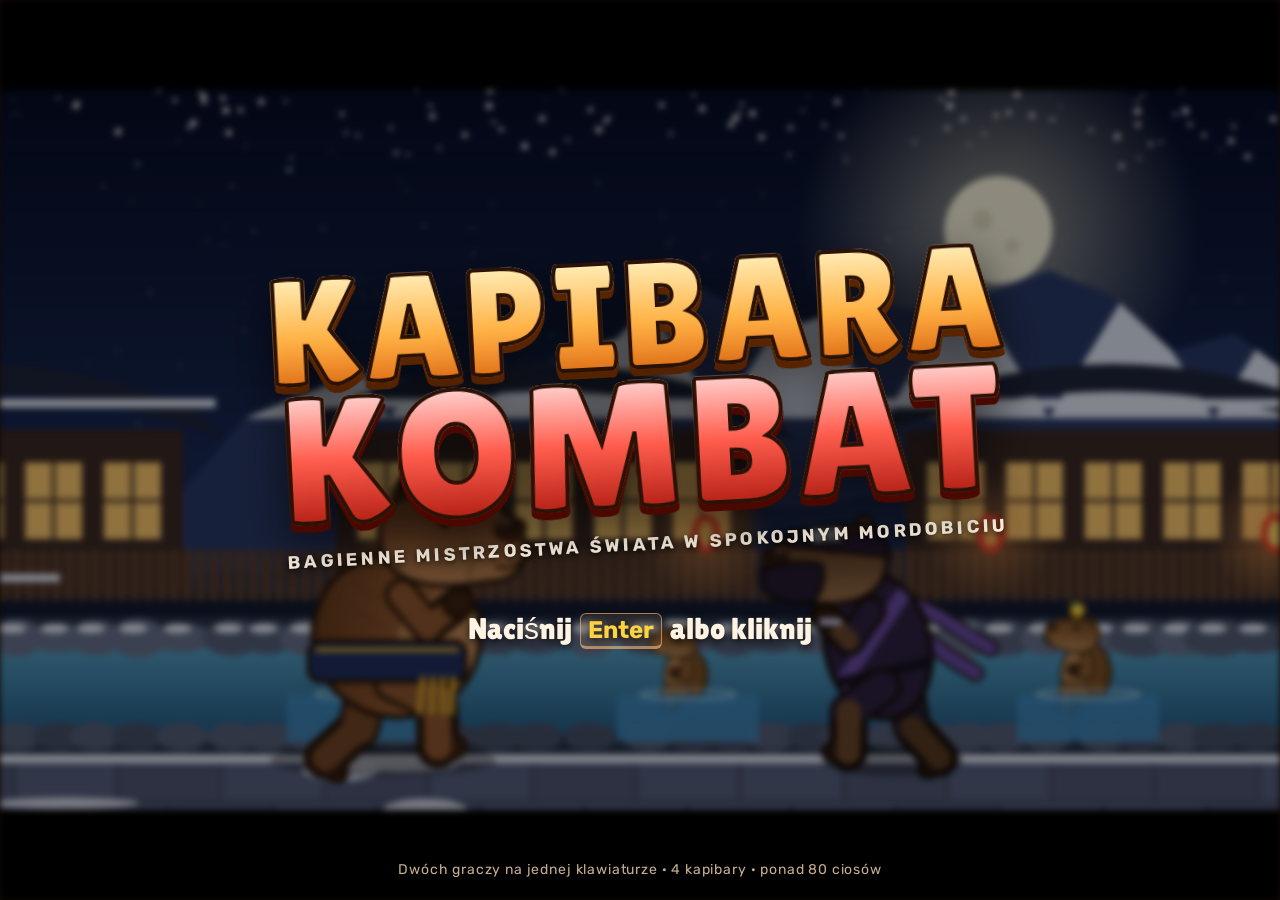
<file: 3-kapibary-bijatyka-opus5_5/index.html>
<!doctype html>
<html lang="pl">
<head>
  <meta charset="utf-8">
  <meta name="viewport" content="width=device-width, initial-scale=1, viewport-fit=cover">
  <meta name="theme-color" content="#120a06">
  <title>Kapibara Kombat</title>
  <meta name="description" content="Bijatyka dla dwóch graczy na jednej klawiaturze. Cztery kapibary, dziesiątki ciosów, combosy, super ciosy i Kapibality.">
  <link rel="icon" href="data:image/svg+xml,%3Csvg xmlns='http://www.w3.org/2000/svg' viewBox='0 0 64 64'%3E%3Ccircle cx='32' cy='32' r='30' fill='%23ff8a2a'/%3E%3Cpath d='M12 34c0-12 10-20 24-20 9 0 16 5 17 13 1 6-2 12-8 14-6 2-12 1-17 3-7 3-16-1-16-10z' fill='%23a8743f' stroke='%2324140a' stroke-width='2.5'/%3E%3Ccircle cx='34' cy='24' r='2.6' fill='%2324140a'/%3E%3Cellipse cx='49' cy='27' rx='4' ry='3' fill='%234a2c1a'/%3E%3C/svg%3E">
  <link rel="preconnect" href="https://fonts.googleapis.com">
  <link rel="preconnect" href="https://fonts.gstatic.com" crossorigin>
  <link href="https://fonts.googleapis.com/css2?family=Lilita+One&family=Rubik:wght@400;500;700&display=swap" rel="stylesheet">
  <link rel="stylesheet" href="css/style.css">
</head>
<body class="in-menu">
  <canvas id="game"></canvas>

  <!-- ============ EKRAN TYTUŁOWY ============ -->
  <section class="screen" id="scr-title">
    <div class="logo">
      <div class="logo-top">KAPIBARA</div>
      <div class="logo-bottom">KOMBAT</div>
      <div class="logo-sub">Bagienne Mistrzostwa Świata w Spokojnym Mordobiciu</div>
    </div>
    <div class="press">Naciśnij <kbd>Enter</kbd> albo kliknij</div>
    <div class="title-foot">Dwóch graczy na jednej klawiaturze · 4 kapibary · ponad 80 ciosów</div>
  </section>

  <!-- ============ MENU GŁÓWNE ============ -->
  <section class="screen" id="scr-menu">
    <div class="logo small">
      <div class="logo-top">KAPIBARA</div>
      <div class="logo-bottom">KOMBAT</div>
    </div>
    <nav class="menu-list">
      <button class="btn big" data-act="versus">Walka 2 graczy <small>jedna klawiatura</small></button>
      <button class="btn big" data-act="cpu">Walka z komputerem</button>
      <button class="btn big" data-act="training">Trening</button>
      <button class="btn" data-act="movelist">Lista ciosów i combosów</button>
      <button class="btn" data-act="controls">Sterowanie</button>
      <button class="btn" data-act="options">Opcje</button>
    </nav>
    <div class="menu-hint"><kbd>↑</kbd><kbd>↓</kbd> wybór · <kbd>Enter</kbd> zatwierdź · <kbd>Esc</kbd> wróć</div>
  </section>

  <!-- ============ WYBÓR POSTACI ============ -->
  <section class="screen" id="scr-select">
    <h1 class="scr-title" id="sel-title">Wybierz kapibarę</h1>
    <div class="sel-row" id="sel-cards"></div>
    <div class="sel-panels">
      <div class="sel-panel" id="sel-p1"></div>
      <div class="sel-vs">VS</div>
      <div class="sel-panel" id="sel-p2"></div>
    </div>
    <div class="sel-stage" id="sel-stage" hidden>
      <h2>Wybierz arenę</h2>
      <div class="stage-row" id="stage-cards"></div>
    </div>
    <div class="menu-hint" id="sel-hint"></div>
  </section>

  <!-- ============ LISTA CIOSÓW ============ -->
  <section class="screen" id="scr-movelist">
    <h1 class="scr-title">Lista ciosów</h1>
    <div class="tabs" id="ml-tabs"></div>
    <div class="ml-keys" id="ml-keys"></div>
    <div class="ml-body" id="ml-body"></div>
    <div class="menu-hint"><kbd>←</kbd><kbd>→</kbd> zmień postać · <kbd>Esc</kbd> wróć</div>
  </section>

  <!-- ============ STEROWANIE ============ -->
  <section class="screen" id="scr-controls">
    <h1 class="scr-title">Sterowanie</h1>
    <div class="ctrl-grid" id="ctrl-grid"></div>
    <div class="ctrl-notes">
      <p><b>Kierunki są względem twojej kapibary:</b> „→” znaczy „do rywala”, „←” – „od rywala”. Gdy postacie zamienią się stronami, zamieniają się też kierunki.</p>
      <p><b>Blok:</b> trzymaj kierunek od rywala. Stojąc blokujesz ciosy z góry i średnie, kucając – niskie i średnie.</p>
      <p><b>Ruchy specjalne</b> (np. <span class="inp">↓↘→+Ł</span>): przeciągnij kierunki po kolei, a na końcu naciśnij przycisk. Gra wybacza pominięcie skosu.</p>
      <p><b>Uwaga na klawiaturę:</b> wiele klawiatur nie rejestruje więcej niż 3–4 klawiszy naraz. Jeśli jakiś cios „nie wchodzi”, spróbuj klawiszy z klawiatury numerycznej dla gracza 2.</p>
    </div>
    <div class="menu-hint"><kbd>Esc</kbd> wróć</div>
  </section>

  <!-- ============ OPCJE ============ -->
  <section class="screen" id="scr-options">
    <h1 class="scr-title">Opcje</h1>
    <div class="opt-list" id="opt-list"></div>
    <div class="menu-hint"><kbd>↑</kbd><kbd>↓</kbd> wybór · <kbd>←</kbd><kbd>→</kbd> lub <kbd>Enter</kbd> zmiana · <kbd>Esc</kbd> wróć</div>
  </section>

  <!-- ============ PAUZA ============ -->
  <section class="screen overlay" id="scr-pause">
    <div class="pause-box">
      <h1 class="scr-title">Pauza</h1>
      <nav class="menu-list">
        <button class="btn" data-act="resume">Wróć do walki</button>
        <button class="btn" data-act="pmovelist">Lista ciosów</button>
        <button class="btn" data-act="pcontrols">Sterowanie</button>
        <button class="btn" data-act="restart">Zacznij walkę od nowa</button>
        <button class="btn" data-act="quit">Wyjdź do menu</button>
      </nav>
    </div>
  </section>

  <!-- ============ WYNIKI ============ -->
  <section class="screen overlay" id="scr-results">
    <div class="res-box">
      <canvas id="res-canvas" width="360" height="360"></canvas>
      <div class="res-info">
        <div class="res-label">Zwycięzca</div>
        <div class="res-name" id="res-name"></div>
        <div class="res-quote" id="res-quote"></div>
        <table class="res-stats" id="res-stats"></table>
        <nav class="menu-list row">
          <button class="btn" data-act="rematch">Rewanż</button>
          <button class="btn" data-act="reselect">Wybór postaci</button>
          <button class="btn" data-act="quit">Menu</button>
        </nav>
      </div>
    </div>
  </section>

  <div id="toast"></div>

  <script src="js/util.js"></script>
  <script src="js/input.js"></script>
  <script src="js/audio.js"></script>
  <script src="js/rig.js"></script>
  <script src="js/fx.js"></script>
  <script src="js/moves.js"></script>
  <script src="js/fighter.js"></script>
  <script src="js/characters.js"></script>
  <script src="js/finishers.js"></script>
  <script src="js/stage.js"></script>
  <script src="js/ai.js"></script>
  <script src="js/game.js"></script>
  <script src="js/ui.js"></script>
  <script src="js/main.js"></script>
</body>
</html>
</file>
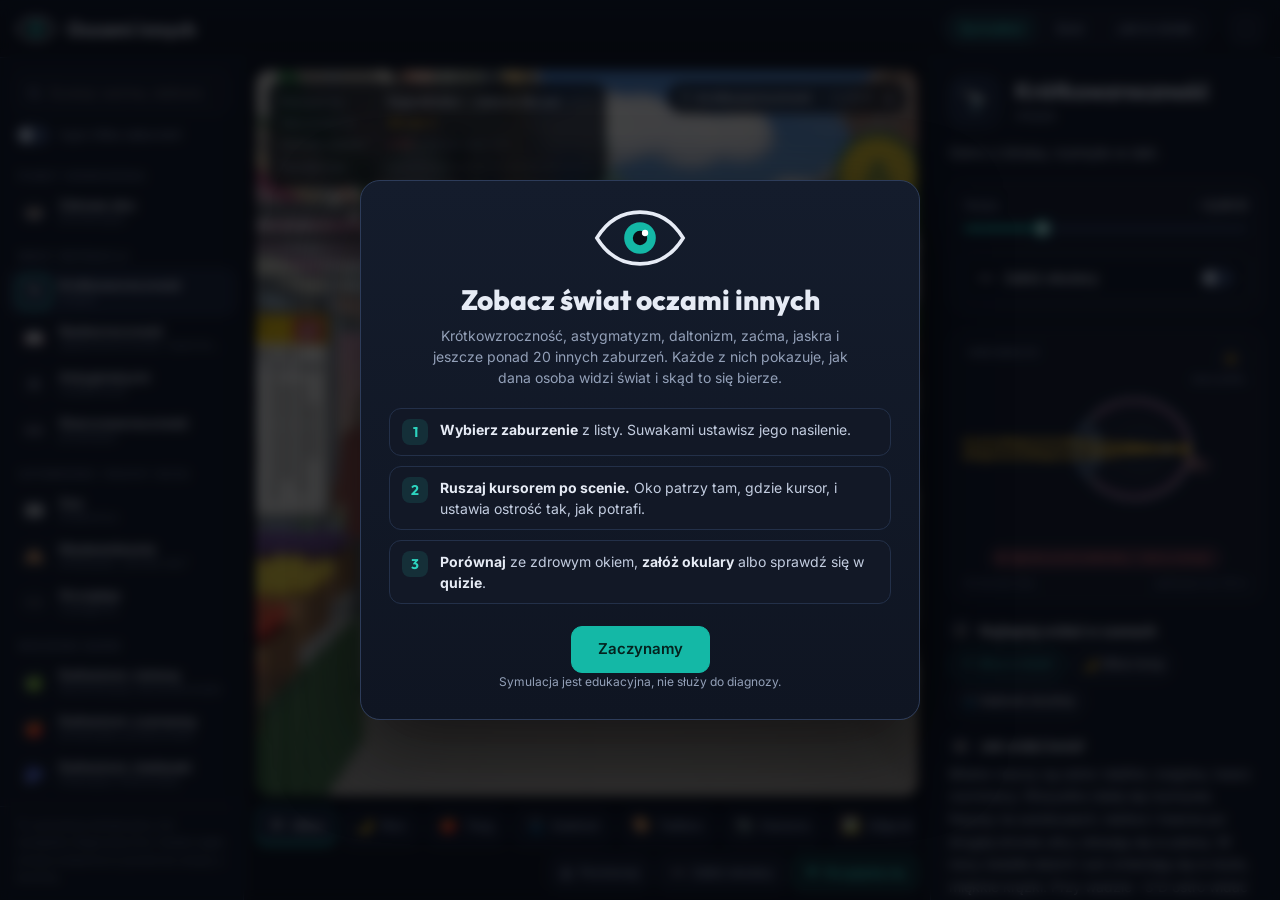
<file: 4-zaburzenia-wzroku-symulator-opus5_5/index.html>
<!doctype html>
<html lang="pl">
<head>
  <meta charset="utf-8">
  <meta name="viewport" content="width=device-width, initial-scale=1, viewport-fit=cover">
  <meta name="theme-color" content="#0a0e16">
  <title>Oczami innych – symulator zaburzeń wzroku</title>
  <meta name="description" content="Zobacz świat tak, jak widzą go osoby z krótkowzrocznością, nadwzrocznością, astygmatyzmem, zezem, daltonizmem, zaćmą, jaskrą, AMD i innymi zaburzeniami wzroku. Interaktywna symulacja z wyjaśnieniami.">
  <link rel="icon" href="data:image/svg+xml,%3Csvg xmlns='http://www.w3.org/2000/svg' viewBox='0 0 64 64'%3E%3Cpath d='M4 32C12 18 22 12 32 12s20 6 28 20c-8 14-18 20-28 20S12 46 4 32z' fill='%23e6ebf5'/%3E%3Ccircle cx='32' cy='32' r='13' fill='%2314b8a6'/%3E%3Ccircle cx='32' cy='32' r='6' fill='%230a0e16'/%3E%3Ccircle cx='36' cy='28' r='2.5' fill='%23fff'/%3E%3C/svg%3E">
  <link rel="preconnect" href="https://fonts.googleapis.com">
  <link rel="preconnect" href="https://fonts.gstatic.com" crossorigin>
  <link href="https://fonts.googleapis.com/css2?family=Inter:wght@400;500;600;700&family=Outfit:wght@500;600;700;800&display=swap" rel="stylesheet">
  <link rel="stylesheet" href="css/style.css">
</head>
<body>
  <div class="app" id="app">
    <!-- ============ GÓRNY PASEK ============ -->
    <header class="topbar">
      <a class="brand" href="#" id="brand" aria-label="Oczami innych – start">
        <svg class="brand-eye" viewBox="0 0 64 40" aria-hidden="true">
          <path d="M2 20C10 7 20 2 32 2s22 5 30 18c-8 13-18 18-30 18S10 33 2 20z" fill="none" stroke="currentColor" stroke-width="3"/>
          <circle cx="32" cy="20" r="11" fill="#14b8a6"/><circle cx="32" cy="20" r="5" fill="#0a0e16"/><circle cx="35.5" cy="16.5" r="2.2" fill="#fff"/>
        </svg>
        <span class="brand-text"><b>Oczami innych</b><small>Jak widzą świat osoby z zaburzeniami wzroku</small></span>
      </a>
      <nav class="modes" id="modes">
        <button data-mode="sim" class="on">Symulator</button>
        <button data-mode="quiz">Quiz</button>
        <button data-mode="about">Jak to działa</button>
      </nav>
      <div class="top-actions">
        <button class="icon-btn" id="btn-list" title="Lista zaburzeń" aria-label="Lista zaburzeń">☰</button>
        <button class="icon-btn" id="btn-fs" title="Pełny ekran (F)" aria-label="Pełny ekran">⛶</button>
      </div>
    </header>

    <!-- ============ LISTA ZABURZEŃ ============ -->
    <aside class="sidebar" id="sidebar">
      <div class="search-wrap">
        <input id="search" type="search" placeholder="Szukaj: zaćma, daltonizm, zez…" autocomplete="off">
      </div>
      <label class="switch" title="Pozwala nałożyć na siebie kilka zaburzeń, np. starczowzroczność + zaćmę">
        <input type="checkbox" id="combine"><span class="switch-ui"></span><span>Łącz kilka zaburzeń</span>
      </label>
      <div class="cond-list" id="cond-list"></div>
      <p class="side-foot">To symulacja edukacyjna, nie narzędzie diagnostyczne. Każda nagła zmiana widzenia to powód do wizyty u okulisty.</p>
    </aside>

    <!-- ============ SCENA ============ -->
    <main class="stage">
      <div class="viewer" id="viewer">
        <canvas id="view"></canvas>
        <div class="hud" id="hud">
          <div class="hud-row"><span class="hud-k">Patrzysz na</span><b id="h-target">–</b><span class="hud-dim" id="h-dist"></span></div>
          <div class="hud-row"><span class="hud-k">Oko ostrzy na</span><b id="h-focus">–</b></div>
          <div class="hud-row" id="h-visus-row"><span class="hud-k">Ostrość wzroku</span><b id="h-visus">–</b><span class="hud-dim">zdrowe oko: 1,0</span></div>
          <div class="hud-bar" title="Ile z możliwej akomodacji oko zużywa w tej chwili"><span class="hud-k">Wysiłek oka</span><i><em id="h-effort"></em></i></div>
        </div>
        <div class="chips" id="active-chips"></div>
        <div class="split" id="split" hidden>
          <div class="split-line"></div>
          <button class="split-knob" id="split-knob" aria-label="Przesuń granicę porównania">⇆</button>
          <span class="split-tag split-l">Zdrowe oko</span>
          <span class="split-tag split-r" id="split-r">Z zaburzeniem</span>
        </div>
        <div class="gaze" id="gaze"></div>
        <div class="viewer-msg" id="viewer-msg" hidden></div>
        <div class="toast" id="toast" hidden></div>
        <div class="drop" id="drop" hidden><div>Upuść zdjęcie, żeby zobaczyć je oczami innych</div></div>
        <div class="quiz" id="quiz" hidden></div>
      </div>

      <div class="toolbar">
        <div class="scenes" id="scenes" role="tablist" aria-label="Sceny"></div>
        <div class="tools">
          <button class="tool" id="t-compare" title="Porównanie ze zdrowym okiem (C)"><span>◧</span> Porównaj</button>
          <button class="tool" id="t-correct" title="Korekcja lub leczenie (K)"><span>👓</span> <em>Okulary</em></button>
          <button class="tool" id="t-blink" title="Mrugnij (spacja)" hidden><span>😌</span> Mrugnij</button>
          <button class="tool" id="t-field" title="Jak pokazywać ubytki pola widzenia" hidden><span>◐</span> <em>Ubytki: realistyczne</em></button>
          <button class="tool on" id="t-auto" title="Gdy kursor jest poza sceną, oko samo rozgląda się po ciekawych miejscach"><span>👁</span> Rozglądaj się</button>
        </div>
      </div>
      <div class="source-bar" id="source-bar" hidden>
        <label for="src-dist">Odległość od obiektów na obrazie</label>
        <input type="range" id="src-dist" min="0" max="100" value="50">
        <output id="src-dist-out">1 m</output>
        <button class="tool small" id="src-change" hidden>Zmień zdjęcie</button>
      </div>
    </main>

    <!-- ============ OPIS ============ -->
    <aside class="info" id="info"></aside>
  </div>

  <!-- ============ POWITANIE ============ -->
  <div class="modal" id="intro" hidden>
    <div class="modal-card intro-card">
      <div class="intro-eye" aria-hidden="true">
        <svg viewBox="0 0 64 40"><path d="M2 20C10 7 20 2 32 2s22 5 30 18c-8 13-18 18-30 18S10 33 2 20z" fill="none" stroke="currentColor" stroke-width="2.5"/><circle cx="32" cy="20" r="11" fill="#14b8a6"/><circle cx="32" cy="20" r="5" fill="#0a0e16"/><circle cx="35.5" cy="16.5" r="2.2" fill="#fff"/></svg>
      </div>
      <h2>Zobacz świat oczami innych</h2>
      <p>Krótkowzroczność, astygmatyzm, daltonizm, zaćma, jaskra i jeszcze ponad 20 innych zaburzeń. Każde z nich pokazuje, jak dana osoba widzi świat i skąd to się bierze.</p>
      <ul class="intro-steps">
        <li><b>1</b><span><strong>Wybierz zaburzenie</strong> z listy. Suwakami ustawisz jego nasilenie.</span></li>
        <li><b>2</b><span><strong>Ruszaj kursorem po scenie.</strong> Oko patrzy tam, gdzie kursor, i ustawia ostrość tak, jak potrafi.</span></li>
        <li><b>3</b><span><strong>Porównaj</strong> ze zdrowym okiem, <strong>załóż okulary</strong> albo sprawdź się w <strong>quizie</strong>.</span></li>
      </ul>
      <button class="btn primary" id="intro-go">Zaczynamy</button>
      <p class="intro-note">Symulacja jest edukacyjna, nie służy do diagnozy.</p>
    </div>
  </div>

  <div class="modal" id="about" hidden>
    <div class="modal-card about-card">
      <button class="modal-x" data-close aria-label="Zamknij">×</button>
      <h2>Jak to działa</h2>
      <div class="about-grid">
        <section>
          <h3>Każdy piksel wie, jak jest daleko</h3>
          <p>Sceny są rysowane razem z mapą głębi. Dla każdego punktu obrazu wiadomo, czy to telefon 33 cm od oka, czy wieża 200 m dalej. Odległość zapisuję w dioptriach (1/metry), czyli w tej samej jednostce, w której okulista podaje wadę wzroku.</p>
        </section>
        <section>
          <h3>Fizyka zamiast filtra „rozmycie”</h3>
          <p>Rozmycie każdego punktu liczę ze wzoru na krążek rozproszenia: <em>średnica źrenicy × niedoostrzenie</em>. Dlatego krótkowidz widzi ostro telefon, a nie widzi autobusu, w nocy przy szerokiej źrenicy jest gorzej, a światła zamieniają się w krążki, smugi (astygmatyzm) albo komety (stożek rogówki).</p>
        </section>
        <section>
          <h3>Oko, które ostrzy samo</h3>
          <p>Oko patrzy tam, gdzie kursor, i po ułamku sekundy ustawia ostrość, ale tylko w zakresie swojej akomodacji. Ten zakres zależy od wieku (u 10-latka ok. 13 D, u 60-latka ok. 1 D) i od wady wzroku.</p>
        </section>
        <section>
          <h3>Ubytki idą za wzrokiem</h3>
          <p>Mroczki w AMD, ubytki w jaskrze czy męty są „przyklejone” do siatkówki, więc przesuwają się razem z punktem patrzenia. Tego właśnie nie oddają statyczne obrazki w internecie.</p>
        </section>
        <section>
          <h3>Barwy według nauki</h3>
          <p>Daltonizm symuluję modelem Machado, Oliveiry i Fernandesa (2009), w liniowej przestrzeni barw, z płynnym przejściem od anomalii do całkowitego braku danego typu czopków.</p>
        </section>
        <section>
          <h3>Czego się nie da pokazać</h3>
          <p>Ekran nie odtworzy widzenia przestrzennego, olśnienia prawdziwym słońcem ani tego, jak mózg z czasem przystosowuje się do wady. Każdy przypadek jest też inny. Liczby są uśrednione, a symulacja nie zastąpi badania u okulisty.</p>
        </section>
      </div>
      <h3 class="kbd-title">Skróty klawiszowe</h3>
      <div class="kbd-list">
        <span><kbd>C</kbd> porównanie</span><span><kbd>K</kbd> okulary / leczenie</span><span><kbd>Spacja</kbd> mrugnięcie</span>
        <span><kbd>H</kbd> (przytrzymaj) zdrowe oko</span><span><kbd>↑</kbd><kbd>↓</kbd> poprzednie / następne zaburzenie</span>
        <span><kbd>1</kbd>–<kbd>7</kbd> sceny</span><span><kbd>F</kbd> pełny ekran</span>
      </div>
      <p class="about-foot">Własne zdjęcie albo obraz z kamery też możesz zobaczyć oczami innych. Obraz zostaje w przeglądarce i nigdzie nie jest wysyłany.</p>
    </div>
  </div>

  <input type="file" id="file" accept="image/*" hidden>
  <video id="video" playsinline muted hidden></video>

  <script src="js/painter.js"></script>
  <script src="js/scenes/ulica.js"></script>
  <script src="js/scenes/targ.js"></script>
  <script src="js/scenes/gabinet.js"></script>
  <script src="js/scenes/tablice.js"></script>
  <script src="js/sim.js"></script>
  <script src="js/conditions.js"></script>
  <script src="js/diagram.js"></script>
  <script src="js/renderer.js"></script>
  <script src="js/ui.js"></script>
  <script src="js/main.js"></script>
</body>
</html>
</file>
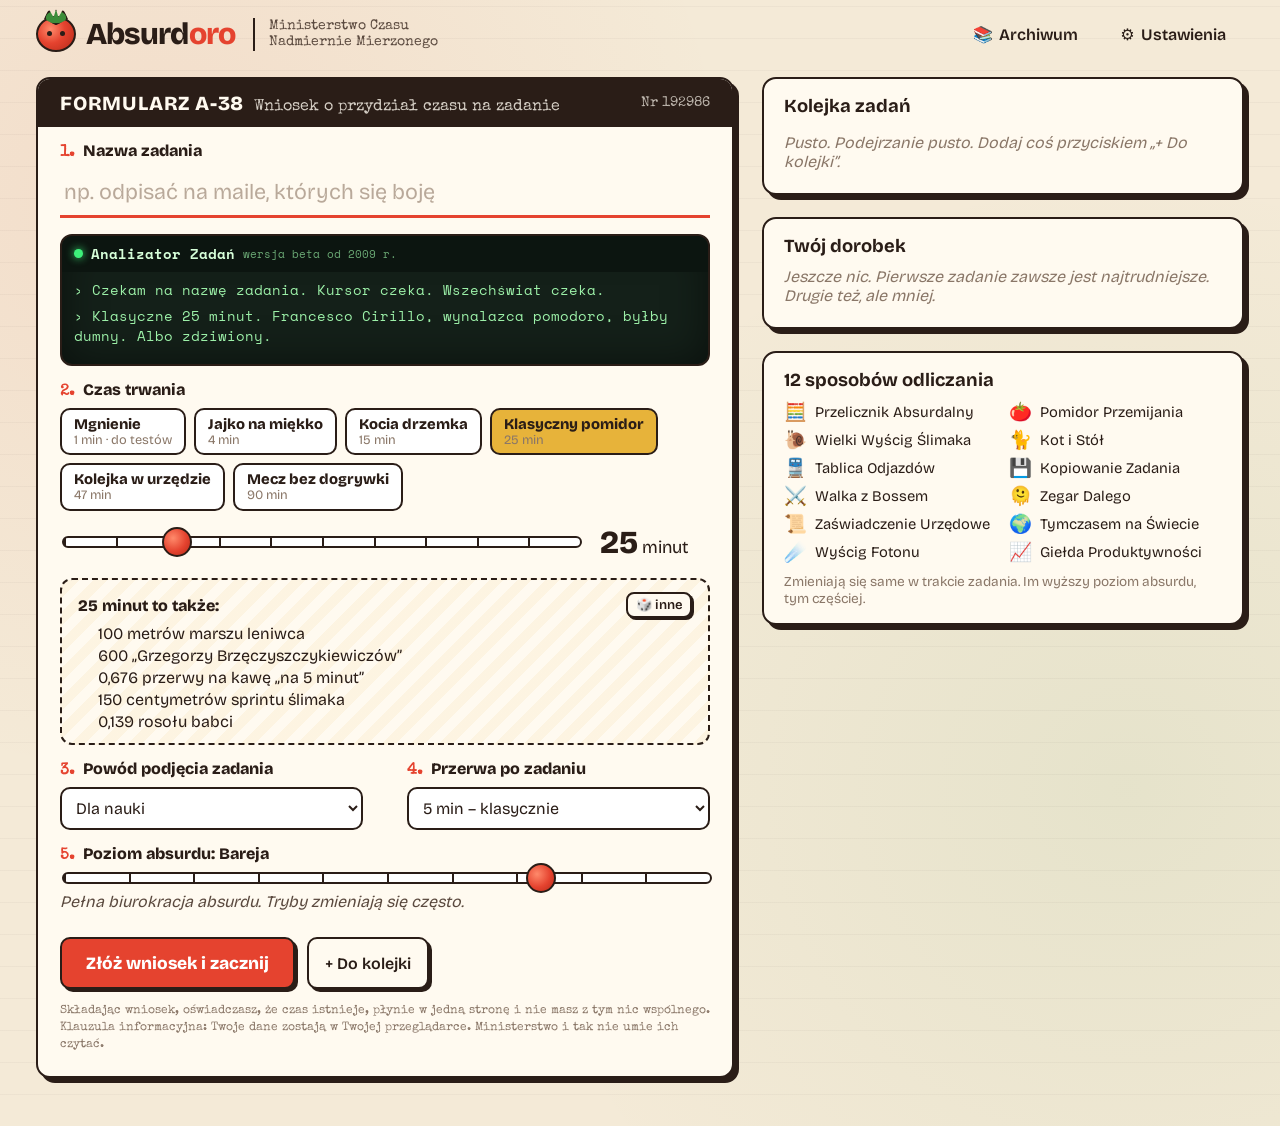
<file: 5-pomodoro-absurdalny-timer-opus5_5/index.html>
<!doctype html>
<html lang="pl">
<head>
  <meta charset="utf-8">
  <meta name="viewport" content="width=device-width, initial-scale=1, viewport-fit=cover">
  <meta name="theme-color" content="#e5432f">
  <title>Absurdoro – pomodoro, które mierzy czas wszystkim, tylko nie minutami</title>
  <meta name="description" content="Timer pomodoro, który odlicza czas na 12 absurdalnych sposobów: gąsienica zjada pomidora, kot zrzuca rzeczy ze stołu, ślimak ściga się z leniwcem, zegar Dalego się topi, a foton leci przez Układ Słoneczny.">
  <link rel="icon" href="data:image/svg+xml,%3Csvg xmlns='http://www.w3.org/2000/svg' viewBox='0 0 64 64'%3E%3Cellipse cx='32' cy='36' rx='26' ry='24' fill='%23e5432f' stroke='%232a1d17' stroke-width='3'/%3E%3Cpath d='M32 14l-9-6 4 9-11 1 11 4-3 7 8-8 8 8-3-7 11-4-11-1 4-9z' fill='%233c8d3a'/%3E%3Ccircle cx='24' cy='34' r='3.5' fill='%232a1d17'/%3E%3Ccircle cx='40' cy='34' r='3.5' fill='%232a1d17'/%3E%3Cellipse cx='32' cy='46' rx='5' ry='6' fill='%232a1d17'/%3E%3C/svg%3E">
  <link rel="preconnect" href="https://fonts.googleapis.com">
  <link rel="preconnect" href="https://fonts.gstatic.com" crossorigin>
  <link href="https://fonts.googleapis.com/css2?family=Bricolage+Grotesque:opsz,wght@12..96,400;12..96,600;12..96,800&family=Special+Elite&family=Space+Mono:wght@400;700&display=swap" rel="stylesheet">
  <link rel="stylesheet" href="css/style.css">
</head>
<body>
  <header class="topbar">
    <a class="logo" href="#" id="logo" title="Strona główna">
      <span class="logo-tomato" aria-hidden="true"></span>
      <span class="logo-text">Absurd<span>oro</span></span>
    </a>
    <div class="logo-sub">Ministerstwo Czasu Nadmiernie Mierzonego</div>
    <nav class="top-nav">
      <button class="btn ghost" id="b-archive" title="Archiwum">📚 <span>Archiwum</span></button>
      <button class="btn ghost" id="b-settings" title="Ustawienia">⚙️ <span>Ustawienia</span></button>
    </nav>
  </header>

  <!-- ============ EKRAN GŁÓWNY: WNIOSEK ============ -->
  <section class="screen active" id="scr-home">
    <div class="home-grid">
      <form class="paper form-a38" id="form" autocomplete="off">
        <div class="form-head">
          <div><b>FORMULARZ A-38</b><span>Wniosek o przydział czasu na zadanie</span></div>
          <div class="form-no" id="form-no"></div>
        </div>

        <div class="field">
          <label for="f-name"><i>1.</i> Nazwa zadania</label>
          <input id="f-name" maxlength="80" placeholder="np. odpisać na maile, których się boję" required>
        </div>

        <div class="analyzer">
          <div class="an-head"><span class="an-led"></span> Analizator Zadań <small>wersja beta od 2009 r.</small></div>
          <div class="an-out" id="an-out"></div>
          <div class="an-metrics" id="an-metrics"></div>
        </div>

        <div class="field">
          <label><i>2.</i> Czas trwania</label>
          <div class="presets" id="presets"></div>
          <div class="dur-row">
            <input type="range" id="f-min" min="1" max="120" value="25">
            <output id="f-min-out"></output>
          </div>
        </div>

        <div class="convert">
          <div class="cv-head"><span id="cv-title"></span><button type="button" class="btn tiny" id="cv-roll" title="Wylosuj inne przeliczenia">🎲 inne</button></div>
          <ul id="cv-list"></ul>
        </div>

        <div class="row2">
          <div class="field">
            <label for="f-reason"><i>3.</i> Powód podjęcia zadania</label>
            <select id="f-reason"></select>
          </div>
          <div class="field">
            <label for="f-break"><i>4.</i> Przerwa po zadaniu</label>
            <select id="f-break">
              <option value="0">bez przerwy (heroicznie)</option>
              <option value="3">3 min – herbata</option>
              <option value="5" selected>5 min – klasycznie</option>
              <option value="10">10 min – z ciastkiem</option>
              <option value="15">15 min – kocia drzemka</option>
            </select>
          </div>
        </div>

        <div class="field">
          <label for="f-level"><i>5.</i> Poziom absurdu: <b id="level-name"></b></label>
          <input type="range" id="f-level" min="1" max="5" value="4">
          <div class="level-desc" id="level-desc"></div>
        </div>

        <div class="form-actions">
          <button type="submit" class="btn big primary">Złóż wniosek i zacznij</button>
          <button type="button" class="btn" id="b-queue">+ Do kolejki</button>
        </div>
        <p class="form-legal">Składając wniosek, oświadczasz, że czas istnieje, płynie w jedną stronę i nie masz z tym nic wspólnego. Klauzula informacyjna: Twoje dane zostają w Twojej przeglądarce. Ministerstwo i tak nie umie ich czytać.</p>
      </form>

      <aside class="side">
        <div class="paper card" id="queue-card">
          <h3>Kolejka zadań</h3>
          <ul class="queue" id="queue"></ul>
          <p class="empty" id="queue-empty">Pusto. Podejrzanie pusto. Dodaj coś przyciskiem „+ Do kolejki”.</p>
        </div>
        <div class="paper card">
          <h3>Twój dorobek</h3>
          <div id="totals"></div>
        </div>
        <div class="paper card">
          <h3>12 sposobów odliczania</h3>
          <ul class="mode-list" id="mode-list"></ul>
          <p class="hint">Zmieniają się same w trakcie zadania. Im wyższy poziom absurdu, tym częściej.</p>
        </div>
      </aside>
    </div>
  </section>

  <!-- ============ ZADANIE W TOKU ============ -->
  <section class="screen" id="scr-run">
    <div class="run-top">
      <div class="run-task">
        <small id="run-kind">ZADANIE W TOKU</small>
        <b id="run-name"></b>
      </div>
      <div class="run-real" title="Prawdziwy pozostały czas, dla porządku">
        <small>po ludzku</small><b id="run-real">25:00</b>
      </div>
    </div>
    <div class="run-progress"><span id="run-bar"></span></div>
    <div class="stage" id="stage"></div>
    <div class="paused-veil" id="paused-veil" hidden>
      <div><b>PAUZA</b><span>Czas stoi. Tylko u Ciebie. Wszechświat leci dalej.</span></div>
    </div>
    <div class="run-bottom">
      <div class="mode-info">
        <span class="mode-icon" id="mode-icon"></span>
        <div><b id="mode-name"></b><small id="mode-tag"></small></div>
      </div>
      <div class="mode-rot">
        <span id="rot-label"></span>
        <div class="rot-bar"><span id="rot-bar"></span></div>
      </div>
      <div class="run-ctrl">
        <div class="ctrl-group">
          <button class="btn icon" id="b-prev" title="Poprzedni sposób (←)">◀</button>
          <button class="btn icon" id="b-pin" title="Zostań przy tym sposobie (P)">📌</button>
          <button class="btn icon" id="b-next" title="Następny sposób (→)">▶</button>
          <button class="btn" id="b-modes" title="Wszystkie sposoby (M)">☰ Sposoby</button>
        </div>
        <div class="ctrl-group">
          <button class="btn" id="b-pause" title="Pauza (spacja)">⏸ Pauza</button>
          <button class="btn" id="b-done">✓ Skończone</button>
          <button class="btn danger" id="b-quit">🏳️ Poddaj się</button>
        </div>
      </div>
    </div>
    <div class="mode-menu" id="mode-menu" hidden></div>
  </section>

  <!-- ============ RAPORT KOŃCOWY ============ -->
  <section class="screen" id="scr-final"></section>

  <!-- ============ NAKŁADKI ============ -->
  <div class="overlay" id="ovl-process" hidden>
    <div class="process paper">
      <h2>Rozpatrywanie wniosku</h2>
      <ol class="steps" id="steps"></ol>
      <div class="cert" id="cert" hidden></div>
    </div>
  </div>

  <div class="final10" id="final10" hidden>
    <div class="f10-num" id="f10-num"></div>
    <div class="f10-sub" id="f10-sub"></div>
  </div>

  <div class="overlay" id="ovl-dialog" hidden>
    <div class="dialog paper" id="dialog"></div>
  </div>

  <canvas id="confetti"></canvas>
  <div class="toasts" id="toasts"></div>

  <script src="js/util.js"></script>
  <script src="js/data.js"></script>
  <script src="js/audio.js"></script>
  <script src="js/modes/jednostki.js"></script>
  <script src="js/modes/pomidor.js"></script>
  <script src="js/modes/slimak.js"></script>
  <script src="js/modes/kot.js"></script>
  <script src="js/modes/tablica.js"></script>
  <script src="js/modes/kopiowanie.js"></script>
  <script src="js/modes/boss.js"></script>
  <script src="js/modes/dali.js"></script>
  <script src="js/modes/urzedowe.js"></script>
  <script src="js/modes/swiat.js"></script>
  <script src="js/modes/foton.js"></script>
  <script src="js/modes/gielda.js"></script>
  <script src="js/fx.js"></script>
  <script src="js/creator.js"></script>
  <script src="js/session.js"></script>
  <script src="js/finale.js"></script>
  <script src="js/app.js"></script>
</body>
</html>
</file>
<file: 1-meteoryty-gra-opus5_5/css/style.css>
:root {
  --cyan: #5ef2ff;
  --cyan-2: #18b8d8;
  --red: #ff4d5e;
  --gold: #ffd166;
  --green: #7dff9a;
  --bg: #03050c;
  --panel: rgba(7, 15, 28, 0.78);
  --line: rgba(94, 242, 255, 0.22);
  --line-strong: rgba(94, 242, 255, 0.5);
  --text: #e2f6ff;
  --muted: #84a6ba;
  --display: 'Orbitron', 'Segoe UI', system-ui, sans-serif;
  --body: 'Exo 2', 'Segoe UI', system-ui, sans-serif;
}

* { box-sizing: border-box; margin: 0; padding: 0; }

html, body {
  width: 100%; height: 100%;
  overflow: hidden;
  background: var(--bg);
  color: var(--text);
  font-family: var(--body);
  user-select: none; -webkit-user-select: none;
  -webkit-tap-highlight-color: transparent;
  overscroll-behavior: none;
}

#game { position: fixed; inset: 0; display: block; touch-action: none; z-index: 0; }
body.in-game #game { cursor: none; }

button { font: inherit; color: inherit; }

kbd {
  display: inline-block;
  font-family: var(--display);
  font-size: 0.68em;
  letter-spacing: 0.04em;
  padding: 2px 7px;
  border: 1px solid var(--line-strong);
  border-bottom-width: 2px;
  border-radius: 5px;
  background: rgba(94, 242, 255, 0.07);
  color: var(--cyan);
  vertical-align: middle;
}

/* ============ PRZYCISKI ============ */
.btn {
  position: relative;
  font-family: var(--display);
  font-weight: 700;
  font-size: 13px;
  letter-spacing: 0.14em;
  text-transform: uppercase;
  padding: 13px 24px;
  color: var(--text);
  background: rgba(94, 242, 255, 0.06);
  border: 1px solid var(--line);
  border-radius: 10px;
  cursor: pointer;
  transition: transform .15s, background .2s, border-color .2s, box-shadow .2s;
  backdrop-filter: blur(6px);
}
.btn:hover { background: rgba(94, 242, 255, 0.14); border-color: var(--line-strong); transform: translateY(-1px); box-shadow: 0 0 18px rgba(94, 242, 255, 0.18); }
.btn:active { transform: translateY(1px) scale(0.99); }
.btn.primary {
  color: #021018;
  background: linear-gradient(100deg, #19c6ea, #5ef2ff 55%, #b6fbff);
  border-color: transparent;
  box-shadow: 0 0 26px rgba(94, 242, 255, 0.4), inset 0 1px 0 rgba(255, 255, 255, 0.6);
}
.btn.primary:hover { box-shadow: 0 0 38px rgba(94, 242, 255, 0.65), inset 0 1px 0 rgba(255, 255, 255, 0.6); }
.btn.primary kbd { color: #04303a; border-color: rgba(2, 16, 24, 0.35); background: rgba(255, 255, 255, 0.35); margin-left: 8px; }
.btn.big { font-size: 17px; padding: 18px 44px; letter-spacing: 0.2em; }
.btn.ghost { background: transparent; color: var(--muted); }
.btn.ghost:hover { color: var(--red); border-color: rgba(255, 77, 94, 0.5); background: rgba(255, 77, 94, 0.08); box-shadow: none; }

.icon-btn {
  width: 40px; height: 40px;
  display: grid; place-items: center;
  border-radius: 10px;
  border: 1px solid var(--line);
  background: rgba(7, 15, 28, 0.5);
  color: var(--cyan);
  cursor: pointer;
  pointer-events: auto;
  transition: background .2s;
}
.icon-btn:hover { background: rgba(94, 242, 255, 0.15); }
.icon-btn svg { width: 20px; height: 20px; }

/* ============ EKRANY ============ */
.screen {
  position: fixed; inset: 0;
  z-index: 10;
  display: flex; align-items: center; justify-content: center;
  padding: 16px;
  opacity: 0;
  pointer-events: none;
  transition: opacity .35s ease;
}
.screen.active { opacity: 1; pointer-events: auto; }
.screen:not(#screen-menu).active { background: radial-gradient(ellipse at center, rgba(2, 6, 14, 0.55), rgba(2, 4, 10, 0.82)); }

.panel {
  position: relative;
  background: var(--panel);
  border: 1px solid var(--line);
  border-radius: 18px;
  backdrop-filter: blur(14px);
  -webkit-backdrop-filter: blur(14px);
  box-shadow: 0 0 60px rgba(0, 170, 255, 0.12), inset 0 0 40px rgba(94, 242, 255, 0.04);
  padding: 28px 30px;
  max-width: 100%;
  max-height: 100%;
  overflow: auto;
  transform: translateY(14px) scale(0.98);
  transition: transform .4s cubic-bezier(.2, .9, .3, 1.2);
}
.screen.active .panel { transform: none; }
.panel::before, .panel::after {
  content: ''; position: absolute; width: 22px; height: 22px; border: 2px solid var(--cyan); opacity: 0.7; pointer-events: none;
}
.panel::before { top: -1px; left: -1px; border-right: 0; border-bottom: 0; border-top-left-radius: 18px; }
.panel::after { bottom: -1px; right: -1px; border-left: 0; border-top: 0; border-bottom-right-radius: 18px; }

.panel h2 {
  font-family: var(--display);
  font-weight: 900;
  font-size: clamp(22px, 3.4vw, 32px);
  letter-spacing: 0.12em;
  text-transform: uppercase;
  color: #f0fdff;
  text-shadow: 0 0 22px rgba(94, 242, 255, 0.5);
  margin-bottom: 8px;
}
.panel h3 {
  font-family: var(--display);
  font-size: 13px;
  letter-spacing: 0.22em;
  text-transform: uppercase;
  color: var(--cyan);
  margin: 18px 0 10px;
}
.muted { color: var(--muted); }
.kicker {
  font-family: var(--display);
  font-size: 11px;
  letter-spacing: 0.35em;
  text-transform: uppercase;
  color: var(--cyan);
  opacity: 0.85;
}
.danger-text { color: var(--red); }
.row { display: flex; gap: 10px; flex-wrap: wrap; justify-content: center; }
.stack { display: flex; flex-direction: column; gap: 10px; margin-top: 18px; }
.panel-actions { display: flex; justify-content: center; margin-top: 22px; }

/* ============ MENU ============ */
#screen-menu {
  flex-direction: column;
  justify-content: space-between;
  padding: max(5vh, 24px) 16px max(5vh, 24px);
  text-align: center;
}
.menu-top { display: flex; flex-direction: column; align-items: center; gap: 10px; }
.logo {
  font-family: var(--display);
  font-weight: 900;
  line-height: 0.92;
  display: flex; flex-direction: column; align-items: center;
  letter-spacing: 0.08em;
  margin-top: 4px;
}
.logo .l1 {
  font-size: clamp(40px, 9vw, 104px);
  background: linear-gradient(180deg, #ffffff 10%, #a9f6ff 55%, #2fb7e0 100%);
  -webkit-background-clip: text; background-clip: text; color: transparent;
  filter: drop-shadow(0 0 22px rgba(94, 242, 255, 0.55));
}
.logo .l2 {
  font-size: clamp(24px, 5.2vw, 60px);
  letter-spacing: 0.55em;
  margin-right: -0.55em;
  background: linear-gradient(90deg, #ffb36b, #ff6a3d);
  -webkit-background-clip: text; background-clip: text; color: transparent;
  filter: drop-shadow(0 0 16px rgba(255, 120, 60, 0.6));
}
.tagline { max-width: 520px; color: #b7d3e2; font-size: clamp(14px, 1.6vw, 17px); line-height: 1.5; text-shadow: 0 2px 10px #000; }
.menu-bottom { display: flex; flex-direction: column; align-items: center; gap: 14px; }
.records { font-family: var(--display); font-size: 12px; letter-spacing: 0.16em; color: var(--muted); text-transform: uppercase; }
.records b { color: var(--gold); font-weight: 700; }
.records .sep { margin: 0 12px; opacity: 0.5; }

/* ============ POMOC ============ */
.help-panel { width: 980px; padding-top: 22px; padding-bottom: 22px; }
.help-panel h3 { margin: 12px 0 8px; }
.help-grid { display: grid; grid-template-columns: 1fr 1fr; gap: 6px 34px; }
.keys li { list-style: none; display: flex; align-items: center; gap: 6px; padding: 3px 0; font-size: 14px; color: #c8e2ee; }
.keys li span { margin-left: 6px; }
.tips li { margin: 0 0 6px 18px; font-size: 14px; color: #c8e2ee; line-height: 1.4; }
.tips li::marker { color: var(--cyan); }
.tips b { color: #fff; }
.legend li { list-style: none; display: flex; align-items: center; gap: 12px; padding: 3px 0; }
.legend .thumb { width: 36px; height: 36px; flex: none; display: grid; place-items: center; }
.legend img { max-width: 36px; max-height: 36px; }
.legend b { font-family: var(--display); font-size: 11.5px; letter-spacing: 0.1em; text-transform: uppercase; display: block; }
.legend small { color: #a9c6d4; font-size: 13px; line-height: 1.3; display: block; margin-top: 1px; }
.help-panel .panel-actions { margin-top: 14px; }

/* ============ PAUZA ============ */
.small-panel { width: 360px; text-align: center; }

/* ============ SKLEP ============ */
.shop-panel { width: 1000px; }
.shop-head { display: flex; justify-content: space-between; align-items: flex-end; gap: 16px; flex-wrap: wrap; }
.shop-head h2 { margin: 6px 0 0; }
.shop-wallet { text-align: right; }
.wallet-val { font-family: var(--display); font-size: 34px; font-weight: 900; color: var(--gold); text-shadow: 0 0 18px rgba(255, 209, 102, 0.5); }
.wallet-val small, .hud-credits small { font-size: 0.55em; margin-left: 4px; opacity: 0.8; }
.shop-stats { display: grid; grid-template-columns: repeat(4, 1fr); gap: 10px; margin: 18px 0 12px; }
.shop-stats > div, .over-stats > div {
  background: rgba(94, 242, 255, 0.05);
  border: 1px solid rgba(94, 242, 255, 0.12);
  border-radius: 10px;
  padding: 10px 12px;
  display: flex; flex-direction: column; gap: 3px;
}
.shop-stats span, .over-stats span { font-size: 11px; letter-spacing: 0.14em; text-transform: uppercase; color: var(--muted); }
.shop-stats b, .over-stats b { font-family: var(--display); font-size: 20px; }
.shop-stats .perfect { border-color: rgba(125, 255, 154, 0.5); background: rgba(125, 255, 154, 0.08); }
.shop-stats .perfect b, .shop-stats .perfect span { color: var(--green); }
.shop-stats .hurt b { color: #ff8a95; }
.shop-status { display: flex; gap: 24px; flex-wrap: wrap; font-size: 14px; color: var(--muted); margin-bottom: 14px; }
.shop-status .heal { color: var(--green); }
.shop-status b { color: var(--text); font-family: var(--display); font-size: 13px; }

.upgrade-grid { display: grid; grid-template-columns: repeat(auto-fill, minmax(290px, 1fr)); gap: 10px; }
.up-card {
  display: flex; align-items: center; gap: 12px;
  text-align: left;
  padding: 12px 14px;
  background: linear-gradient(135deg, rgba(94, 242, 255, 0.07), rgba(94, 242, 255, 0.02));
  border: 1px solid rgba(94, 242, 255, 0.18);
  border-radius: 12px;
  cursor: pointer;
  transition: transform .15s, border-color .2s, background .2s, box-shadow .2s;
}
.up-card:hover { transform: translateY(-2px); border-color: var(--line-strong); box-shadow: 0 6px 24px rgba(0, 200, 255, 0.15); background: linear-gradient(135deg, rgba(94, 242, 255, 0.14), rgba(94, 242, 255, 0.04)); }
.up-card:active { transform: translateY(0) scale(0.99); }
.up-icon {
  width: 46px; height: 46px; flex: none;
  display: grid; place-items: center;
  border-radius: 12px;
  background: rgba(94, 242, 255, 0.1);
  border: 1px solid rgba(94, 242, 255, 0.3);
  color: var(--cyan);
  box-shadow: inset 0 0 14px rgba(94, 242, 255, 0.15);
}
.up-icon svg { width: 26px; height: 26px; }
.up-body { flex: 1; min-width: 0; }
.up-name { font-family: var(--display); font-weight: 700; font-size: 12.5px; letter-spacing: 0.08em; text-transform: uppercase; display: flex; align-items: center; justify-content: space-between; gap: 6px; }
.up-name kbd { font-size: 9.5px; padding: 1px 5px; opacity: 0.7; }
.up-desc { font-size: 13px; color: var(--muted); margin-top: 2px; }
.up-stat { font-size: 13px; color: #bff8ff; margin-top: 3px; font-weight: 600; }
.pips { display: flex; gap: 3px; margin-top: 7px; }
.pips i { flex: 1; max-width: 22px; height: 4px; border-radius: 2px; background: rgba(94, 242, 255, 0.15); }
.pips i.on { background: var(--cyan); box-shadow: 0 0 6px var(--cyan); }
.up-cost { font-family: var(--display); font-weight: 900; font-size: 17px; color: var(--gold); white-space: nowrap; min-width: 62px; text-align: right; }
.up-cost small { font-size: 0.6em; margin-left: 2px; }
.up-card.poor { opacity: 0.55; }
.up-card.poor .up-cost { color: #ff8a95; }
.up-card.maxed { cursor: default; border-color: rgba(125, 255, 154, 0.35); }
.up-card.maxed .up-icon { color: var(--green); border-color: rgba(125, 255, 154, 0.4); background: rgba(125, 255, 154, 0.08); }
.up-card.maxed .up-cost, .up-card.maxed .up-stat { color: var(--green); }
.up-card.maxed .pips i.on { background: var(--green); box-shadow: 0 0 6px var(--green); }
.up-card.deny { animation: deny .35s; }
@keyframes deny {
  20% { transform: translateX(-6px); border-color: var(--red); }
  40% { transform: translateX(6px); }
  60% { transform: translateX(-4px); }
  80% { transform: translateX(3px); }
}
.shop-foot { display: flex; align-items: center; justify-content: space-between; gap: 16px; margin-top: 18px; flex-wrap: wrap; }
.shop-next { font-family: var(--display); font-size: 12px; letter-spacing: 0.12em; text-transform: uppercase; color: var(--muted); }
.shop-next.danger { color: var(--red); text-shadow: 0 0 12px rgba(255, 77, 94, 0.6); animation: blink 1s infinite; }
@keyframes blink { 50% { opacity: 0.55; } }

/* ============ KONIEC GRY ============ */
.over-panel { width: 620px; text-align: center; }
.over-panel h2 { font-size: clamp(28px, 5vw, 44px); color: #ffe2e5; text-shadow: 0 0 26px rgba(255, 77, 94, 0.75); margin-top: 6px; }
.over-panel h2.record { color: #fff6da; text-shadow: 0 0 26px rgba(255, 209, 102, 0.85); }
.over-score-label { margin-top: 18px; font-size: 11px; letter-spacing: 0.3em; text-transform: uppercase; color: var(--muted); }
.over-score { font-family: var(--display); font-weight: 900; font-size: clamp(40px, 8vw, 64px); color: var(--gold); text-shadow: 0 0 24px rgba(255, 209, 102, 0.6); }
.over-stats { display: grid; grid-template-columns: repeat(3, 1fr); gap: 8px; margin: 16px 0 12px; text-align: left; }
.over-best { color: var(--muted); margin-bottom: 18px; font-size: 14px; }
.over-best b { color: var(--text); font-family: var(--display); }

/* ============ HUD ============ */
#hud { position: fixed; inset: 0; z-index: 2; pointer-events: none; opacity: 0; transition: opacity .4s; }
#hud.visible { opacity: 1; }
.hud-label { font-family: var(--display); font-size: 10px; letter-spacing: 0.3em; text-transform: uppercase; color: var(--muted); }
.hud-tl { position: absolute; top: 16px; left: 18px; }
.hud-score { font-family: var(--display); font-weight: 900; font-size: 28px; color: #f2fdff; text-shadow: 0 0 14px rgba(94, 242, 255, 0.55); font-variant-numeric: tabular-nums; }
.hud-combo { margin-top: 4px; opacity: 0; transform: translateX(-10px); transition: opacity .2s, transform .2s; }
.hud-combo.show { opacity: 1; transform: none; }
.combo-line { font-family: var(--display); font-size: 12px; letter-spacing: 0.14em; text-transform: uppercase; color: var(--gold); }
.combo-line span { font-size: 16px; font-weight: 900; }
.combo-line b { margin-left: 6px; padding: 1px 6px; border-radius: 5px; background: rgba(255, 209, 102, 0.18); }
.combo-bar { margin-top: 4px; width: 150px; height: 3px; background: rgba(255, 209, 102, 0.15); border-radius: 2px; overflow: hidden; }
.combo-bar i, .wave-bar i, .track i, .boss-bar i, .fx-track i { display: block; height: 100%; width: 100%; transform-origin: left center; }
.combo-bar i { background: var(--gold); box-shadow: 0 0 8px var(--gold); }

.hud-tc { position: absolute; top: 14px; left: 50%; transform: translateX(-50%); text-align: center; }
.hud-wave { font-family: var(--display); font-weight: 900; font-size: 26px; line-height: 1.1; color: var(--cyan); text-shadow: 0 0 14px rgba(94, 242, 255, 0.6); }
.wave-bar { margin: 4px auto 0; width: 170px; height: 3px; background: rgba(94, 242, 255, 0.14); border-radius: 2px; overflow: hidden; }
.wave-bar i { background: var(--cyan); }
.hud-left { margin-top: 5px; font-size: 11px; letter-spacing: 0.12em; color: var(--muted); text-transform: uppercase; }

.hud-tr { position: absolute; top: 16px; right: 18px; display: flex; align-items: flex-start; gap: 14px; }
.hud-cred { text-align: right; }
.hud-credits { font-family: var(--display); font-weight: 900; font-size: 24px; color: var(--gold); text-shadow: 0 0 14px rgba(255, 209, 102, 0.5); font-variant-numeric: tabular-nums; }

.hud-boss { position: absolute; top: 96px; left: 50%; width: min(520px, 80vw); transform: translate(-50%, -10px); opacity: 0; transition: opacity .3s, transform .3s; text-align: center; }
.hud-boss.show { opacity: 1; transform: translate(-50%, 0); }
.boss-name { font-family: var(--display); font-weight: 900; font-size: 13px; letter-spacing: 0.4em; text-transform: uppercase; color: #ff6b6b; text-shadow: 0 0 12px rgba(255, 60, 60, 0.8); margin-bottom: 5px; }
.boss-bar { height: 9px; border: 1px solid rgba(255, 90, 90, 0.6); border-radius: 5px; padding: 1px; background: rgba(40, 0, 0, 0.5); }
.boss-bar i { border-radius: 3px; background: linear-gradient(90deg, #ff3b3b, #ff9a3d); box-shadow: 0 0 10px #ff4b4b; transition: transform .15s; }

.hud-bottom {
  position: absolute; bottom: 18px; left: 50%; transform: translateX(-50%);
  display: flex; flex-direction: column; gap: 7px;
  width: min(440px, calc(100vw - 150px));
  padding: 10px 14px;
  background: rgba(5, 12, 22, 0.55);
  border: 1px solid rgba(94, 242, 255, 0.14);
  border-radius: 12px;
  backdrop-filter: blur(6px);
}
.stat-bar { display: flex; align-items: center; gap: 10px; }
.stat-bar .lbl { width: 62px; font-family: var(--display); font-size: 9.5px; letter-spacing: 0.2em; text-transform: uppercase; color: var(--muted); }
.stat-bar .track { flex: 1; height: 8px; border-radius: 4px; background: rgba(255, 255, 255, 0.07); overflow: hidden; }
.stat-bar b { width: 32px; text-align: right; font-family: var(--display); font-size: 13px; font-variant-numeric: tabular-nums; }
.stat-bar.hp .track i { background: linear-gradient(90deg, #3ddc84, #a6ff7a); box-shadow: 0 0 8px rgba(125, 255, 154, 0.6); transition: transform .25s; }
.stat-bar.hp b { color: #a6ffb8; }
.stat-bar.hp.low .track i { background: linear-gradient(90deg, #ff3b3b, #ff8a3d); box-shadow: 0 0 10px #ff4b4b; }
.stat-bar.hp.low b { color: #ff7a7a; animation: blink .6s infinite; }
.stat-bar.sh .track i { background: linear-gradient(90deg, #18b8d8, #8ff9ff); box-shadow: 0 0 8px rgba(94, 242, 255, 0.6); }
.stat-bar.sh b { color: var(--cyan); }
.stat-bar.sh.down .lbl, .stat-bar.sh.down b { color: #ff7a7a; }

.emp-btn {
  position: absolute; right: 22px; bottom: 18px;
  width: 92px; height: 92px; border-radius: 50%;
  display: flex; flex-direction: column; align-items: center; justify-content: center;
  background: rgba(5, 12, 22, 0.6);
  border: 1px solid rgba(94, 242, 255, 0.14);
  cursor: pointer;
  pointer-events: auto;
  --p: 1;
  transition: box-shadow .3s, transform .15s;
}
.emp-btn:active { transform: scale(0.95); }
.emp-ring {
  position: absolute; inset: 3px; border-radius: 50%;
  background: conic-gradient(rgba(94, 242, 255, 0.9) calc(var(--p) * 1turn), rgba(94, 242, 255, 0.1) 0);
  -webkit-mask: radial-gradient(farthest-side, transparent calc(100% - 5px), #000 calc(100% - 4px));
  mask: radial-gradient(farthest-side, transparent calc(100% - 5px), #000 calc(100% - 4px));
}
.emp-txt { font-family: var(--display); font-weight: 900; font-size: 18px; letter-spacing: 0.1em; color: var(--muted); }
.emp-key { font-size: 9px; letter-spacing: 0.1em; color: var(--muted); text-transform: uppercase; margin-top: 2px; }
.emp-btn.ready { box-shadow: 0 0 26px rgba(94, 242, 255, 0.45); animation: pulse 1.6s infinite; }
.emp-btn.ready .emp-txt { color: var(--cyan); text-shadow: 0 0 12px var(--cyan); }
@keyframes pulse { 50% { box-shadow: 0 0 40px rgba(94, 242, 255, 0.7); } }

.hud-effects { position: absolute; bottom: 104px; left: 50%; transform: translateX(-50%); display: flex; gap: 8px; }
.fx-chip {
  display: none;
  min-width: 120px;
  padding: 6px 10px;
  border-radius: 8px;
  background: rgba(var(--c), 0.12);
  border: 1px solid rgba(var(--c), 0.55);
  box-shadow: 0 0 14px rgba(var(--c), 0.3);
}
.fx-chip.on { display: block; animation: chipIn .25s ease; }
.fx-chip span { font-family: var(--display); font-size: 10px; letter-spacing: 0.15em; text-transform: uppercase; color: rgb(var(--c)); }
.fx-track { margin-top: 4px; height: 3px; border-radius: 2px; background: rgba(var(--c), 0.2); overflow: hidden; }
.fx-track i { background: rgb(var(--c)); }
@keyframes chipIn { from { opacity: 0; transform: translateY(8px); } }

.hud-auto {
  position: absolute; right: 22px; bottom: 120px;
  font-family: var(--display); font-size: 10px; letter-spacing: 0.15em; text-transform: uppercase;
  color: var(--gold);
  padding: 4px 8px; border-radius: 6px; border: 1px solid rgba(255, 209, 102, 0.5);
  background: rgba(255, 209, 102, 0.1);
  opacity: 0; transition: opacity .2s;
}
.hud-auto.on { opacity: 1; }

/* ============ BANER FALI I KOMUNIKATY ============ */
#banner { position: fixed; left: 0; right: 0; top: 15%; text-align: center; pointer-events: none; opacity: 0; z-index: 5; }
#banner.show { animation: banner 3.2s ease forwards; }
#banner-title {
  font-family: var(--display); font-weight: 900;
  font-size: clamp(38px, 7vw, 86px);
  letter-spacing: 0.2em; margin-right: -0.2em;
  color: #eaffff;
  text-shadow: 0 0 30px rgba(94, 242, 255, 0.85), 0 0 80px rgba(94, 242, 255, 0.4);
}
#banner-sub {
  margin-top: 6px;
  font-family: var(--display); font-size: clamp(11px, 1.7vw, 16px);
  letter-spacing: 0.3em; text-transform: uppercase;
  color: var(--cyan);
  text-shadow: 0 0 10px #000;
}
#banner.danger #banner-title { color: #ffe4e4; text-shadow: 0 0 30px rgba(255, 60, 80, 0.9), 0 0 80px rgba(255, 60, 80, 0.5); }
#banner.danger #banner-sub { color: #ff7a85; }
@keyframes banner {
  0% { opacity: 0; transform: scale(1.35); filter: blur(10px); }
  12% { opacity: 1; transform: scale(1); filter: blur(0); }
  78% { opacity: 1; transform: none; }
  100% { opacity: 0; transform: translateY(-24px); }
}

#callouts { position: fixed; left: 0; right: 0; top: 27%; z-index: 5; pointer-events: none; display: flex; flex-direction: column; align-items: center; gap: 6px; }
.callout {
  font-family: var(--display); font-weight: 900;
  font-size: clamp(14px, 2vw, 20px);
  letter-spacing: 0.22em; text-transform: uppercase;
  color: rgb(var(--c));
  text-shadow: 0 0 14px rgba(var(--c), 0.9), 0 2px 6px #000;
  animation: callout 1.9s ease forwards;
}
.callout.big { font-size: clamp(18px, 3vw, 30px); }
@keyframes callout {
  0% { opacity: 0; transform: scale(0.6); }
  10% { opacity: 1; transform: scale(1.1); }
  18% { transform: scale(1); }
  75% { opacity: 1; }
  100% { opacity: 0; transform: translateY(-18px); }
}

/* ============ TELEFONY ============ */
@media (max-width: 760px) {
  .help-grid { grid-template-columns: 1fr; }
  .shop-stats { grid-template-columns: repeat(2, 1fr); }
  .over-stats { grid-template-columns: repeat(2, 1fr); }
  .panel { padding: 20px 16px; }
  .upgrade-grid { grid-template-columns: 1fr; }
  .up-name kbd, .keys li:nth-last-child(2) { display: none; }
}
@media (max-width: 600px), (max-height: 520px) {
  .hud-score { font-size: 20px; }
  .hud-wave { font-size: 20px; }
  .hud-credits { font-size: 18px; }
  .hud-tl { top: 10px; left: 12px; }
  .hud-tr { top: 10px; right: 12px; gap: 8px; }
  .hud-tc { top: 8px; }
  .wave-bar { width: 90px; }
  .hud-left { display: none; }
  .hud-boss { top: 64px; }
  .hud-bottom { left: 12px; transform: none; bottom: 12px; width: calc(100vw - 110px); padding: 7px 10px; }
  .stat-bar .lbl { width: 48px; font-size: 8px; }
  .emp-btn { width: 74px; height: 74px; right: 12px; bottom: 12px; }
  .emp-key { display: none; }
  .hud-effects { bottom: 84px; left: 12px; transform: none; flex-wrap: wrap; }
  .fx-chip { min-width: 90px; }
  .hud-auto { right: 12px; bottom: 96px; }
  .btn.big { padding: 15px 28px; font-size: 14px; }
  .btn { padding: 11px 16px; font-size: 11px; }
}
</file>
<file: 10-nurt-generator-dzwiekow-tla-opus5_5/css/style.css>
/* =====================================================================
   Nurt – wygląd
   ===================================================================== */
:root {
  --bg: #07080d;
  --fg: #eceef6;
  --muted: #8d93a8;
  --faint: #4b5064;
  --line: rgba(255, 255, 255, 0.09);
  --accent: 63 209 176;          /* nadpisywane z JS kolorem energii */
  --serif: 'Instrument Serif', 'Iowan Old Style', Georgia, serif;
  --sans: 'Manrope', system-ui, -apple-system, 'Segoe UI', sans-serif;
  --thumb: 34px;
  color-scheme: dark;
}

* { box-sizing: border-box; }
html, body { height: 100%; margin: 0; }
body {
  background: var(--bg);
  color: var(--fg);
  font-family: var(--sans);
  font-size: 15px;
  -webkit-font-smoothing: antialiased;
  overflow-x: hidden;
}
button { font: inherit; color: inherit; cursor: pointer; }

#flow { position: fixed; inset: 0; width: 100%; height: 100%; z-index: 0; display: block; }

.app {
  position: relative;
  z-index: 1;
  min-height: 100vh;
  min-height: 100dvh;
  display: grid;
  grid-template-rows: auto 1fr auto;
  padding: max(18px, env(safe-area-inset-top)) clamp(16px, 4vw, 44px) max(18px, env(safe-area-inset-bottom));
}

/* ---------- góra ---------- */
.top { display: flex; align-items: center; justify-content: space-between; gap: 12px; }
.brand { display: flex; align-items: center; gap: 10px; }
.brand svg { width: 28px; height: 28px; }
.brand b { font-weight: 700; letter-spacing: 0.02em; font-size: 17px; }
.brand span { color: var(--muted); font-size: 13px; }
.tools { display: flex; gap: 8px; align-items: center; }

.chip, .icon-btn {
  height: 36px;
  border-radius: 99px;
  border: 1px solid var(--line);
  background: rgba(255, 255, 255, 0.03);
  backdrop-filter: blur(10px);
  -webkit-backdrop-filter: blur(10px);
  transition: border-color .2s, background .2s;
}
.chip { display: inline-flex; align-items: center; gap: 8px; padding: 0 14px; font-size: 13px; color: var(--muted); font-variant-numeric: tabular-nums; }
.chip svg { width: 16px; height: 16px; }
.chip.on { color: var(--fg); border-color: rgb(var(--accent) / .45); }
.icon-btn { width: 36px; font-weight: 600; color: var(--muted); }
.chip:hover, .icon-btn:hover { border-color: rgba(255, 255, 255, 0.22); background: rgba(255, 255, 255, 0.06); color: var(--fg); }

/* ---------- środek ---------- */
.center {
  display: flex;
  flex-direction: column;
  align-items: center;
  justify-content: center;
  text-align: center;
  padding: 24px 0;
}
.eyebrow {
  margin: 0;
  font-size: 12px;
  letter-spacing: 0.22em;
  text-transform: uppercase;
  color: var(--muted);
}
.zone {
  font-family: var(--serif);
  font-weight: 400;
  font-size: clamp(46px, 9vw, 112px);
  line-height: 1;
  letter-spacing: -0.01em;
  margin: 0.18em 0 0.12em;
  text-shadow: 0 0 60px rgb(var(--accent) / .35);
  transition: opacity .35s, transform .35s, filter .35s;
}
.zone-hint { margin: 0; color: var(--muted); font-size: 15px; min-height: 1.4em; transition: opacity .35s; }
.zone.swap, .zone-hint.swap { opacity: 0; transform: translateY(6px); filter: blur(4px); }

.dial { width: min(780px, 100%); margin-top: clamp(28px, 6vh, 56px); }
.dial-ends { display: flex; justify-content: space-between; font-size: 11px; letter-spacing: .16em; text-transform: uppercase; color: var(--faint); padding: 0 4px 6px; }

.energy {
  -webkit-appearance: none;
  appearance: none;
  width: 100%;
  height: 48px;
  margin: 0;
  background: transparent;
  cursor: pointer;
  touch-action: none;
}
.energy:focus { outline: none; }
.energy::-webkit-slider-runnable-track {
  height: 10px;
  border-radius: 99px;
  background: linear-gradient(90deg, #6c6cf0 0%, #4aa3f0 25%, #3fd1b0 50%, #e8c35a 70%, #f59a4f 85%, #f2624f 100%);
  box-shadow: 0 0 34px rgb(var(--accent) / .28);
}
.energy::-moz-range-track {
  height: 10px;
  border-radius: 99px;
  background: linear-gradient(90deg, #6c6cf0 0%, #4aa3f0 25%, #3fd1b0 50%, #e8c35a 70%, #f59a4f 85%, #f2624f 100%);
  box-shadow: 0 0 34px rgb(var(--accent) / .28);
}
.energy::-webkit-slider-thumb {
  -webkit-appearance: none;
  width: var(--thumb);
  height: var(--thumb);
  margin-top: calc((10px - var(--thumb)) / 2);
  border-radius: 50%;
  border: none;
  background: #fff;
  box-shadow: 0 0 0 7px rgb(var(--accent) / .22), 0 0 34px rgb(var(--accent) / .9), 0 4px 14px rgba(0, 0, 0, .5);
  transition: box-shadow .2s, transform .15s;
}
.energy::-moz-range-thumb {
  width: var(--thumb);
  height: var(--thumb);
  border-radius: 50%;
  border: none;
  background: #fff;
  box-shadow: 0 0 0 7px rgb(var(--accent) / .22), 0 0 34px rgb(var(--accent) / .9), 0 4px 14px rgba(0, 0, 0, .5);
}
.energy:active::-webkit-slider-thumb { transform: scale(1.08); }
.energy:focus-visible::-webkit-slider-thumb { box-shadow: 0 0 0 4px #fff3, 0 0 0 9px rgb(var(--accent) / .45), 0 0 34px rgb(var(--accent) / .9); }
.energy:focus-visible::-moz-range-thumb { box-shadow: 0 0 0 4px #fff3, 0 0 0 9px rgb(var(--accent) / .45), 0 0 34px rgb(var(--accent) / .9); }

.ticks { position: relative; height: 34px; margin-top: 4px; }
.tick {
  position: absolute;
  top: 0;
  left: calc(var(--thumb) / 2 + (100% - var(--thumb)) * var(--p));
  transform: translateX(-50%);
  border: 0;
  background: none;
  padding: 6px 4px;
  font-size: 12.5px;
  color: var(--faint);
  white-space: nowrap;
  transition: color .3s;
}
.tick::before {
  content: '';
  display: block;
  width: 4px; height: 4px;
  margin: 0 auto 6px;
  border-radius: 50%;
  background: currentColor;
}
.tick:hover { color: var(--muted); }
.tick.active { color: var(--fg); }

.play {
  position: relative;
  margin-top: clamp(26px, 5vh, 44px);
  width: 78px;
  height: 78px;
  border-radius: 50%;
  border: 1px solid rgba(255, 255, 255, 0.18);
  background: rgba(255, 255, 255, 0.05);
  backdrop-filter: blur(10px);
  -webkit-backdrop-filter: blur(10px);
  display: grid;
  place-items: center;
  transition: transform .15s, box-shadow .4s, border-color .3s, background .3s;
}
.play:hover { transform: scale(1.04); border-color: rgba(255, 255, 255, 0.32); }
.play:active { transform: scale(0.97); }
.play:focus-visible { outline: 2px solid rgb(var(--accent)); outline-offset: 4px; }
.play svg { width: 30px; height: 30px; grid-area: 1 / 1; }
.play .i-play { margin-left: 3px; }
.play .i-pause, .play .spinner { display: none; }
.play.on { background: rgb(var(--accent) / .14); border-color: rgb(var(--accent) / .55); animation: breathe 5s ease-in-out infinite; }
.play.on .i-play { display: none; }
.play.on .i-pause { display: block; }
.play.loading .i-play, .play.loading .i-pause { display: none; }
.play.loading .spinner {
  display: block;
  grid-area: 1 / 1;
  width: 26px; height: 26px;
  border-radius: 50%;
  border: 2px solid rgba(255, 255, 255, .2);
  border-top-color: #fff;
  animation: spin .8s linear infinite;
}
@keyframes breathe {
  0%, 100% { box-shadow: 0 0 0 0 rgb(var(--accent) / .0), 0 0 44px rgb(var(--accent) / .25); }
  50% { box-shadow: 0 0 0 12px rgb(var(--accent) / .07), 0 0 64px rgb(var(--accent) / .4); }
}
@keyframes spin { to { transform: rotate(360deg); } }

.status { margin: 18px 0 0; min-height: 1.4em; color: var(--muted); font-size: 13.5px; max-width: 40em; }

/* ---------- dół ---------- */
.bottom { display: flex; justify-content: space-between; align-items: flex-end; gap: 20px 32px; flex-wrap: wrap; }
.now { display: flex; flex-direction: column; gap: 10px; }
.now-label { font-size: 11px; letter-spacing: .16em; text-transform: uppercase; color: var(--faint); }
.mixview { display: flex; gap: 6px; }
.m { display: flex; flex-direction: column; align-items: center; justify-content: flex-start; gap: 8px; width: 62px; }
.m .bar { position: relative; width: 4px; height: 38px; border-radius: 4px; background: rgba(255, 255, 255, 0.07); overflow: hidden; }
.m .bar i {
  position: absolute;
  inset: 0;
  border-radius: 4px;
  background: rgb(var(--accent));
  box-shadow: 0 0 12px rgb(var(--accent) / .8);
  transform-origin: bottom;
  transform: scaleY(0);
  transition: transform .9s cubic-bezier(.2, .7, .2, 1), background .6s;
}
.m span { font-size: 11px; line-height: 1.25; text-align: center; color: var(--muted); white-space: pre-line; transition: color .5s; }
.m.off span { color: var(--faint); }

.vol { display: flex; align-items: center; gap: 10px; color: var(--muted); }
.vol svg { width: 20px; height: 20px; flex: none; }
#volume { -webkit-appearance: none; appearance: none; width: 140px; height: 24px; background: transparent; cursor: pointer; }
#volume::-webkit-slider-runnable-track { height: 3px; border-radius: 3px; background: linear-gradient(90deg, rgb(var(--accent)) var(--v, 70%), rgba(255, 255, 255, .14) var(--v, 70%)); }
#volume::-moz-range-track { height: 3px; border-radius: 3px; background: linear-gradient(90deg, rgb(var(--accent)) var(--v, 70%), rgba(255, 255, 255, .14) var(--v, 70%)); }
#volume::-webkit-slider-thumb { -webkit-appearance: none; width: 14px; height: 14px; margin-top: -5.5px; border-radius: 50%; background: #fff; border: none; }
#volume::-moz-range-thumb { width: 14px; height: 14px; border-radius: 50%; background: #fff; border: none; }
#volume:focus { outline: none; }
#volume:focus-visible::-webkit-slider-thumb { box-shadow: 0 0 0 4px rgb(var(--accent) / .5); }

/* ---------- okno informacji ---------- */
.info {
  width: min(600px, calc(100vw - 32px));
  max-height: calc(100vh - 48px);
  overflow: auto;
  padding: 30px 32px 26px;
  border-radius: 20px;
  border: 1px solid var(--line);
  background: rgba(14, 16, 24, 0.94);
  color: var(--fg);
  box-shadow: 0 30px 80px rgba(0, 0, 0, .6);
  line-height: 1.6;
}
.info::backdrop { background: rgba(3, 4, 8, .6); backdrop-filter: blur(6px); -webkit-backdrop-filter: blur(6px); }
.info h2 { font-family: var(--serif); font-weight: 400; font-size: 34px; line-height: 1.1; margin: 0 0 14px; }
.info h3 { font-size: 13px; letter-spacing: .14em; text-transform: uppercase; color: var(--muted); margin: 22px 0 6px; }
.info p { margin: 0 0 10px; color: #c9cddb; }
.zones-list { padding-left: 18px; margin: 0 0 10px; color: #c9cddb; }
.zones-list li { margin-bottom: 4px; }
.zones-list b { color: var(--fg); font-weight: 600; }
.keys { display: grid; grid-template-columns: auto 1fr; gap: 6px 14px; margin: 0; color: #c9cddb; }
.keys dt { white-space: nowrap; }
.keys dd { margin: 0; }
kbd {
  display: inline-block;
  min-width: 22px;
  padding: 1px 6px;
  border-radius: 6px;
  border: 1px solid rgba(255, 255, 255, .16);
  border-bottom-width: 2px;
  font: 600 12px var(--sans);
  text-align: center;
  color: var(--fg);
}
.close {
  position: absolute;
  top: 14px; right: 14px;
  width: 34px; height: 34px;
  border-radius: 50%;
  border: 1px solid var(--line);
  background: transparent;
  font-size: 20px;
  line-height: 1;
  color: var(--muted);
}
.close:hover { color: var(--fg); border-color: rgba(255, 255, 255, .25); }

/* ---------- telefon ---------- */
@media (max-width: 720px) {
  .brand span { display: none; }
  .tick { font-size: 11px; padding: 6px 0; }
  .bottom { flex-direction: column; align-items: stretch; }
  .now { align-items: stretch; }
  .mixview { justify-content: space-between; gap: 0; }
  .m { width: auto; flex: 1; }
  .m span { font-size: 10px; }
  .vol { justify-content: center; }
  #volume { width: min(260px, 70vw); }
}
@media (max-width: 420px) {
  .tick { font-size: 10px; }
  .m span { font-size: 9px; }
  .info { padding: 26px 20px 20px; }
}
@media (max-height: 640px) and (min-width: 721px) {
  .center { padding: 8px 0; }
}
@media (prefers-reduced-motion: reduce) {
  .play.on { animation: none; }
  .zone, .zone-hint, .m .bar i { transition: none; }
}
</file>
<file: 11-iskrolandia-obwody-elektryczne-3d-opus5_5/css/style.css>
:root {
  --ink: #23263a;
  --ink2: #5b6178;
  --card: rgba(255, 255, 255, .92);
  --line: rgba(35, 38, 58, .1);
  --yellow: #ffd23f;
  --orange: #ff9f1c;
  --pink: #ff4d6d;
  --purple: #a970ff;
  --blue: #3d7bfd;
  --green: #2ecc71;
  --r: 20px;
  --shadow: 0 10px 30px rgba(30, 40, 90, .16), 0 2px 6px rgba(30, 40, 90, .08);
  --font: ui-rounded, "SF Pro Rounded", "Nunito", "Segoe UI", "Trebuchet MS", system-ui, sans-serif;
}
* { box-sizing: border-box; }
html, body { margin: 0; height: 100%; overflow: hidden; }
body {
  font-family: var(--font);
  color: var(--ink);
  background: linear-gradient(180deg, #bfe3ff 0%, #e9f6ff 55%, #fff6e2 100%);
  -webkit-tap-highlight-color: transparent;
  user-select: none; -webkit-user-select: none;
  overscroll-behavior: none;
  transition: background .6s;
}
button { font-family: inherit; color: inherit; cursor: pointer; border: 0; background: none; touch-action: manipulation; }
b { font-weight: 800; }

#app { display: flex; flex-direction: column; height: 100vh; height: 100dvh; }

/* ---------- górny pasek ---------- */
#top {
  flex: none; height: 60px; display: flex; align-items: center; gap: 10px;
  padding: 0 12px; padding-top: env(safe-area-inset-top);
  background: rgba(255, 255, 255, .72); backdrop-filter: blur(10px); -webkit-backdrop-filter: blur(10px);
  border-bottom: 1px solid var(--line); z-index: 5;
}
.tbtn {
  height: 44px; min-width: 44px; padding: 0 12px; border-radius: 14px; display: flex; align-items: center; gap: 6px;
  background: #fff; box-shadow: 0 2px 0 rgba(0, 0, 0, .08), 0 2px 8px rgba(30, 40, 90, .08); font-weight: 800; font-size: 15px;
  transition: transform .12s;
}
.tbtn:active { transform: scale(.94); }
.tbtn.home svg { width: 30px; height: 30px; }
.tbtn.home span { font-size: 19px; font-weight: 900; background: linear-gradient(90deg, #ff9f1c, #ff4d6d, #a970ff); -webkit-background-clip: text; background-clip: text; color: transparent; }
.tbtn .ti { font-size: 20px; }
.tbtn.stars { background: linear-gradient(180deg, #fff8d6, #ffe58a); }
#modeLabel { flex: 1; text-align: center; font-weight: 900; font-size: 18px; white-space: nowrap; overflow: hidden; text-overflow: ellipsis; }
.tright { display: flex; gap: 8px; }

/* ---------- scena ---------- */
#stage { position: relative; flex: 1; min-height: 0; overflow: hidden; }
#c { position: absolute; inset: 0; display: block; touch-action: none; outline: none; }

/* ---------- karta misji ---------- */
#missionCard {
  position: absolute; left: 12px; top: 12px; width: 300px; z-index: 3;
  background: var(--card); border-radius: var(--r); box-shadow: var(--shadow); padding: 12px 14px;
  animation: slideIn .4s cubic-bezier(.2, 1.4, .4, 1);
}
.mc-head { display: flex; gap: 10px; align-items: center; }
.mc-emoji { font-size: 34px; width: 50px; height: 50px; display: grid; place-items: center; background: linear-gradient(135deg, #fff3b0, #ffd3e0); border-radius: 16px; flex: none; }
.mc-head small { display: block; color: var(--ink2); font-weight: 700; font-size: 12px; text-transform: uppercase; letter-spacing: .06em; }
.mc-head b { font-size: 18px; line-height: 1.15; }
#mcChecks { list-style: none; margin: 10px 0 8px; padding: 0; display: grid; gap: 6px; }
#mcChecks li { display: flex; gap: 8px; align-items: center; font-weight: 700; font-size: 14.5px; line-height: 1.25; padding: 7px 8px; border-radius: 12px; background: rgba(61, 123, 253, .06); transition: background .3s; }
#mcChecks li i { flex: none; width: 24px; height: 24px; border-radius: 50%; border: 3px solid #c5cde0; display: grid; place-items: center; font-style: normal; font-size: 14px; color: #fff; transition: all .3s; }
#mcChecks li.ok { background: rgba(46, 204, 113, .14); }
#mcChecks li.ok i { background: var(--green); border-color: var(--green); animation: pop .4s; }
.mc-btns { display: flex; gap: 8px; }
.mc-btns button { flex: 1; height: 42px; border-radius: 14px; background: linear-gradient(180deg, #fff6c9, #ffe27a); font-weight: 800; font-size: 15px; box-shadow: 0 3px 0 #e5b92a; }
.mc-btns button:active { transform: translateY(2px); box-shadow: 0 1px 0 #e5b92a; }
#mcRestart { flex: none !important; width: 48px; background: #eef2fb !important; box-shadow: 0 3px 0 #c9d1e6 !important; font-size: 20px !important; }

/* ---------- legenda ---------- */
#legend {
  position: absolute; left: 50%; bottom: 10px; transform: translateX(-50%); z-index: 2;
  display: flex; gap: 8px; pointer-events: none;
}
#legend span { background: var(--card); border-radius: 999px; padding: 6px 12px; font-size: 13px; font-weight: 700; box-shadow: 0 2px 8px rgba(30, 40, 90, .1); white-space: nowrap; display: flex; align-items: center; gap: 6px; }
.lg-race { width: 30px; height: 10px; border-radius: 5px; background: repeating-linear-gradient(90deg, #ffe14d 0 7px, transparent 7px 11px); animation: race .5s linear infinite; }
.lg-block { width: 22px; height: 14px; background: linear-gradient(90deg, #ffe14d 0 30%, transparent 30% 38%, #ff9f1c 38% 100%); clip-path: polygon(0 50%, 30% 50%, 30% 25%, 38% 25%, 38% 0, 100% 0, 100% 100%, 0 100%); }
@keyframes race { to { background-position: 11px 0; } }

/* ---------- pasek boczny ---------- */
#side { position: absolute; right: 10px; top: 10px; z-index: 3; display: flex; flex-direction: column; gap: 6px; }
.sbtn {
  width: 56px; min-height: 48px; border-radius: 16px; background: var(--card); box-shadow: 0 2px 0 rgba(0, 0, 0, .06), 0 3px 10px rgba(30, 40, 90, .1);
  display: flex; flex-direction: column; align-items: center; justify-content: center; padding: 4px 0; transition: transform .12s, background .2s;
}
.sbtn span { font-size: 22px; line-height: 1; font-weight: 900; }
.sbtn small { font-size: 10.5px; font-weight: 800; color: var(--ink2); margin-top: 2px; }
.sbtn:active { transform: scale(.92); }
.sbtn.on { background: linear-gradient(180deg, #fff3b0, #ffd23f); }
.sgap { height: 4px; }

/* ---------- Wolcik ---------- */
#mascot { position: absolute; left: 8px; bottom: 4px; z-index: 4; display: flex; align-items: flex-end; pointer-events: none; }
#wolcik { width: 96px; height: 96px; pointer-events: auto; animation: bob 2.6s ease-in-out infinite; filter: drop-shadow(0 4px 6px rgba(0, 0, 0, .12)); order: 0; }
#wolcik svg { width: 100%; height: 100%; overflow: visible; }
#wolcik .w-mouth-o { display: none; }
#wolcik.m-wow .w-mouth, #wolcik.m-worry .w-mouth { display: none; }
#wolcik.m-wow .w-mouth-o, #wolcik.m-worry .w-mouth-o { display: block; }
#wolcik.m-worry circle[fill="#ffd23f"] { fill: #ffb3a0; }
#wolcik.m-worry .w-bolt { animation: shake .25s infinite; transform-origin: 60px 20px; }
#wolcik .w-arm { transform-box: fill-box; }
#wolcik .w-arm.l { transform-origin: 100% 100%; animation: wave 2.6s ease-in-out infinite; }
#wolcik.dance { animation: dance .6s ease-in-out 4; }
#wolcik.dance .w-arm { animation: wave .3s ease-in-out infinite; }
@keyframes bob { 50% { transform: translateY(-6px); } }
@keyframes wave { 50% { transform: rotate(-18deg); } }
@keyframes dance { 25% { transform: translateY(-18px) rotate(-10deg); } 50% { transform: translateY(0) rotate(0); } 75% { transform: translateY(-18px) rotate(10deg); } }
@keyframes shake { 50% { transform: rotate(8deg); } }
#say {
  position: absolute; left: 92px; bottom: 50px; width: min(390px, calc(100vw - 190px));
  background: #fff; border-radius: 22px 22px 22px 6px; padding: 14px 16px 10px; box-shadow: var(--shadow);
  pointer-events: auto; border: 3px solid #ffd23f;
}
#say.pop { animation: popIn .35s cubic-bezier(.2, 1.5, .4, 1); transform-origin: 0 100%; }
#sayText { margin: 0 0 8px; font-size: 16px; line-height: 1.4; font-weight: 600; }
#sayText .ico-inline { width: 26px; height: 26px; vertical-align: middle; }
.say-btns { display: flex; gap: 8px; justify-content: flex-end; }
.say-btns button { height: 34px; padding: 0 12px; border-radius: 12px; font-weight: 800; font-size: 13.5px; background: #eef2fb; }
#sayOk { background: linear-gradient(180deg, #ffe27a, #ffc93c) !important; box-shadow: 0 2px 0 #e0a800; min-width: 64px; }

/* ---------- dymek elementu ---------- */
#bubble {
  position: absolute; left: 0; top: 0; width: 280px; z-index: 4;
  background: #fff; border-radius: 20px; box-shadow: var(--shadow); padding: 10px 12px 10px;
  border: 3px solid #ffd23f; will-change: transform;
}
.bh { display: flex; align-items: center; gap: 8px; }
.bh b { flex: 1; font-size: 17px; }
.ico-b { width: 34px; height: 34px; }
.bx { width: 32px; height: 32px; border-radius: 10px; background: #eef2fb; font-weight: 900; }
.bs { font-weight: 800; font-size: 14px; margin: 6px 0 8px; line-height: 1.3; }
.meters { display: grid; grid-template-columns: 1fr 1fr; gap: 6px; }
.meter { border-radius: 14px; padding: 6px 8px; display: flex; flex-direction: column; }
.meter span { font-size: 11.5px; font-weight: 800; color: var(--ink2); }
.meter b { font-size: 15px; line-height: 1.2; margin: 2px 0; }
.meter small { font-size: 11.5px; color: var(--ink2); font-weight: 700; font-variant-numeric: tabular-nums; }
.m-v { background: linear-gradient(180deg, #fff6d6, #ffe9b3); }
.m-i { background: linear-gradient(180deg, #e3f0ff, #cfe3ff); }
.ba { display: flex; flex-wrap: wrap; gap: 6px; margin-top: 8px; }
.ba button { flex: 1 1 auto; height: 38px; padding: 0 10px; border-radius: 12px; background: #eef2fb; font-weight: 800; font-size: 14px; box-shadow: 0 2px 0 #cfd6e8; }
.ba button:active { transform: translateY(2px); box-shadow: none; }
.ba button.hot { background: linear-gradient(180deg, #ffe27a, #ffc93c); box-shadow: 0 2px 0 #e0a800; }
.binfo { margin: 8px 0 0; font-size: 12.5px; line-height: 1.35; color: var(--ink2); font-weight: 600; }

/* ---------- tacka ---------- */
#tray {
  flex: none; display: flex; gap: 8px; align-items: center; padding: 8px 12px; padding-bottom: calc(8px + env(safe-area-inset-bottom));
  overflow-x: auto; overflow-y: hidden; scrollbar-width: thin;
  background: rgba(255, 255, 255, .8); backdrop-filter: blur(10px); -webkit-backdrop-filter: blur(10px);
  border-top: 1px solid var(--line); z-index: 5; justify-content: safe center; touch-action: pan-x;
}
.titem {
  position: relative; flex: none; width: 78px; height: 80px; border-radius: 18px; background: #fff;
  display: flex; flex-direction: column; align-items: center; justify-content: center; gap: 2px;
  box-shadow: 0 3px 0 #d5dcec, 0 4px 12px rgba(30, 40, 90, .08); transition: transform .15s, box-shadow .15s, background .2s;
  touch-action: none;
}
.titem .ico { width: 44px; height: 44px; pointer-events: none; }
.titem span { font-size: 12.5px; font-weight: 800; pointer-events: none; }
.titem kbd { position: absolute; left: 6px; top: 4px; font: 700 10px var(--font); color: #aab3c8; }
.titem .cnt { position: absolute; right: 5px; top: 4px; font: 900 12px var(--font); font-style: normal; color: var(--blue); }
.titem.sel { background: linear-gradient(180deg, #fff6c9, #ffe27a); box-shadow: 0 3px 0 #e5b92a, 0 0 0 3px #ffd23f; transform: translateY(-3px); }
.titem.empty { opacity: .45; }
.titem:active { transform: scale(.94); }
.tsep { flex: none; width: 2px; height: 56px; background: var(--line); border-radius: 2px; margin: 0 2px; }
.drag-ico { position: fixed; left: 0; top: 0; width: 64px; height: 64px; pointer-events: none; z-index: 50; background: #fff; border-radius: 18px; box-shadow: var(--shadow); display: grid; place-items: center; opacity: .9; }
.drag-ico svg { width: 48px; height: 48px; }

/* ---------- toasty ---------- */
#toasts { position: absolute; top: 12px; left: 50%; transform: translateX(-50%); z-index: 6; display: flex; flex-direction: column; gap: 8px; pointer-events: none; align-items: center; }
.toast { display: flex; gap: 10px; align-items: center; background: #fff; border-radius: 18px; padding: 8px 16px 8px 10px; box-shadow: var(--shadow); border: 3px solid #a970ff; animation: popIn .4s cubic-bezier(.2, 1.5, .4, 1); transition: opacity .5s, transform .5s; }
.toast.out { opacity: 0; transform: translateY(-20px); }
.toast .te { font-size: 34px; }
.toast small { display: block; font-size: 12px; font-weight: 800; color: var(--purple); text-transform: uppercase; letter-spacing: .05em; }
.toast b { font-size: 16px; }

/* ---------- ekrany nakładane ---------- */
.screen { position: fixed; inset: 0; z-index: 20; display: flex; align-items: center; justify-content: center; padding: 16px; background: rgba(30, 36, 80, .35); opacity: 0; transition: opacity .25s; }
.screen.open { opacity: 1; }
.screen[hidden] { display: none; }
.panel { background: #fff; border-radius: 28px; box-shadow: 0 20px 60px rgba(20, 30, 80, .3); width: min(860px, 100%); max-height: 100%; overflow: auto; padding: 20px 22px; animation: popIn .35s cubic-bezier(.2, 1.4, .4, 1); }
.panel-head { display: flex; align-items: center; justify-content: space-between; gap: 10px; }
.panel h2 { margin: 0; font-size: 26px; }
.panel h3 { margin: 20px 0 10px; font-size: 18px; }
.panel-sub { color: var(--ink2); font-weight: 600; margin: 6px 0 14px; }
.close { width: 44px; height: 44px; border-radius: 14px; background: #eef2fb; font-size: 20px; font-weight: 900; flex: none; }

/* ekran startowy */
#home { background: transparent; pointer-events: none; }
#home .home-card { pointer-events: auto; text-align: center; padding: 26px 30px 22px; border-radius: 34px; background: rgba(255, 255, 255, .86); backdrop-filter: blur(8px); -webkit-backdrop-filter: blur(8px); box-shadow: var(--shadow); max-width: 640px; width: 100%; animation: popIn .5s cubic-bezier(.2, 1.4, .4, 1); }
.logo-big { display: flex; align-items: center; justify-content: center; gap: 6px; }
.logo-big svg { width: 74px; height: 74px; animation: bob 2s ease-in-out infinite; }
.logo-big h1 { margin: 0; font-size: clamp(40px, 9vw, 64px); font-weight: 900; letter-spacing: -.02em; background: linear-gradient(90deg, #ff9f1c, #ff4d6d 45%, #a970ff 75%, #3d7bfd); -webkit-background-clip: text; background-clip: text; color: transparent; filter: drop-shadow(0 3px 0 rgba(0, 0, 0, .08)); }
.tag { font-size: 18px; font-weight: 700; color: var(--ink2); margin: 2px 0 18px; }
.home-btns { display: grid; grid-template-columns: repeat(3, 1fr); gap: 12px; }
.big { border-radius: 24px; padding: 16px 10px 14px; display: flex; flex-direction: column; align-items: center; gap: 2px; color: #fff; transition: transform .15s; }
.big span { font-size: 40px; }
.big b { font-size: 21px; }
.big small { font-size: 13px; font-weight: 700; opacity: .92; }
.big:hover { transform: translateY(-3px) rotate(-1deg); }
.big:active { transform: scale(.95); }
.b-miss { background: linear-gradient(180deg, #ff6b8b, #ff3d6e); box-shadow: 0 6px 0 #c9244e; }
.b-sand { background: linear-gradient(180deg, #4fd88c, #20b866); box-shadow: 0 6px 0 #138a4a; }
.b-learn { background: linear-gradient(180deg, #6aa2ff, #3d7bfd); box-shadow: 0 6px 0 #2556c4; }
.home-small { display: flex; justify-content: center; gap: 10px; margin-top: 16px; flex-wrap: wrap; }
.home-small button { height: 42px; padding: 0 16px; border-radius: 14px; background: #eef2fb; font-weight: 800; font-size: 15px; }
body.at-home #top, body.at-home #tray, body.at-home #side, body.at-home #legend, body.at-home #mascot, body.at-home #missionCard, body.at-home #bubble { visibility: hidden; }

/* mapa misji */
#mapGrid { display: grid; grid-template-columns: repeat(auto-fill, minmax(170px, 1fr)); gap: 12px; }
.mtile { position: relative; border-radius: 22px; padding: 14px 10px 12px; background: #f3f6fd; display: flex; flex-direction: column; align-items: center; gap: 4px; box-shadow: 0 4px 0 #d5dcec; transition: transform .15s; min-height: 150px; }
.mtile:hover { transform: translateY(-3px); }
.mtile:active { transform: scale(.96); }
.mtile .mnum { position: absolute; left: 10px; top: 8px; font-weight: 900; color: #aab3c8; }
.mtile .memo { font-size: 44px; }
.mtile b { font-size: 15.5px; text-align: center; line-height: 1.2; }
.mstars i { font-style: normal; font-size: 22px; color: #d5dcec; }
.mstars i.got { color: #ffc400; text-shadow: 0 2px 0 #e09a00; }
.mtile.done { background: linear-gradient(180deg, #fffbe6, #fff0b8); box-shadow: 0 4px 0 #e8cf6a; }
.mtile.next { background: linear-gradient(180deg, #e9fff1, #c9f7da); box-shadow: 0 4px 0 #7fd9a3, 0 0 0 3px #2ecc71; animation: glow 1.6s ease-in-out infinite; }
.mtile.next::after { content: 'Zagraj!'; position: absolute; right: 8px; top: 8px; background: var(--green); color: #fff; font-weight: 900; font-size: 11px; padding: 3px 8px; border-radius: 99px; }
@keyframes glow { 50% { box-shadow: 0 4px 0 #7fd9a3, 0 0 0 6px rgba(46, 204, 113, .35); } }

/* album */
#stickers { display: grid; grid-template-columns: repeat(auto-fill, minmax(96px, 1fr)); gap: 10px; }
.sticker { border-radius: 18px; background: #f3f6fd; padding: 10px 6px; text-align: center; border: 3px dashed #d5dcec; }
.sticker span { font-size: 38px; display: block; filter: grayscale(1); opacity: .5; }
.sticker small { font-size: 11.5px; font-weight: 700; color: var(--ink2); }
.sticker.got { background: #fff; border: 3px solid #ffd23f; box-shadow: 0 3px 0 #f0c419; }
.sticker.got span { filter: none; opacity: 1; animation: pop .5s; }
#badges { display: grid; grid-template-columns: repeat(auto-fill, minmax(190px, 1fr)); gap: 10px; }
.badge { display: grid; grid-template-columns: 48px 1fr; grid-template-rows: auto auto; column-gap: 8px; align-items: center; border-radius: 18px; background: #f3f6fd; padding: 8px 10px; }
.badge span { grid-row: span 2; font-size: 34px; text-align: center; opacity: .5; }
.badge b { font-size: 14.5px; }
.badge small { font-size: 12px; color: var(--ink2); font-weight: 600; line-height: 1.25; }
.badge.got { background: linear-gradient(180deg, #f6efff, #e9dbff); box-shadow: 0 3px 0 #cbb2f5; }
.badge.got span { opacity: 1; }
#themes { display: grid; grid-template-columns: repeat(auto-fill, minmax(140px, 1fr)); gap: 10px; }
.theme { border-radius: 18px; padding: 8px; background: #f3f6fd; display: flex; flex-direction: column; align-items: center; gap: 4px; box-shadow: 0 3px 0 #d5dcec; }
.theme .tprev { width: 100%; height: 64px; border-radius: 12px; background: var(--tbg); display: grid; place-items: center; }
.theme .tprev i { width: 70%; height: 30px; border-radius: 8px; background: var(--tb); transform: perspective(80px) rotateX(35deg); box-shadow: 0 6px 10px rgba(0, 0, 0, .2); }
.theme b { font-size: 15px; }
.theme small { font-size: 12px; font-weight: 700; color: var(--ink2); }
.theme.sel { box-shadow: 0 3px 0 #e5b92a, 0 0 0 3px #ffd23f; background: #fffbe6; }
.theme.locked { opacity: .55; }

/* lekcje */
.lesson-panel { width: min(640px, 100%); }
.ls-art { background: linear-gradient(180deg, #f3f8ff, #fff8ea); border-radius: 22px; margin: 12px 0 6px; padding: 6px; }
#lsSvg { width: 100%; height: auto; display: block; font-family: var(--font); }
#lsText { font-size: 17px; line-height: 1.5; font-weight: 600; margin: 10px 4px 14px; min-height: 5em; }
.ls-nav { display: flex; align-items: center; gap: 10px; }
.ls-nav button { width: 54px; height: 50px; border-radius: 16px; background: linear-gradient(180deg, #6aa2ff, #3d7bfd); color: #fff; font-size: 22px; font-weight: 900; box-shadow: 0 4px 0 #2556c4; }
.ls-nav button:disabled { opacity: .35; }
#lsRead { background: #eef2fb !important; color: var(--ink) !important; box-shadow: 0 4px 0 #cfd6e8 !important; }
#lsDots { flex: 1; display: flex; justify-content: center; gap: 6px; }
#lsDots i { width: 10px; height: 10px; border-radius: 50%; background: #d5dcec; }
#lsDots i.on { background: var(--orange); transform: scale(1.3); }

/* okno ogólne */
.modal-panel { width: min(560px, 100%); }
.modal-panel p { font-size: 15.5px; line-height: 1.5; font-weight: 600; color: #3a3f58; }
.modal-btns { display: flex; flex-wrap: wrap; gap: 10px; margin-top: 16px; justify-content: center; }
.mbtn { min-height: 50px; padding: 0 20px; border-radius: 16px; background: #eef2fb; font-weight: 800; font-size: 16px; box-shadow: 0 4px 0 #cfd6e8; }
.mbtn.primary { background: linear-gradient(180deg, #4fd88c, #20b866); color: #fff; box-shadow: 0 4px 0 #138a4a; }
.mbtn:active { transform: translateY(3px); box-shadow: none; }
.chk { display: flex; gap: 10px; align-items: center; font-weight: 700; font-size: 15px; margin-top: 8px; }
.chk input { width: 22px; height: 22px; }
.win { text-align: center; }
.win-sticker { font-size: 72px; animation: spinIn .8s cubic-bezier(.2, 1.4, .4, 1); }
.win h2 { font-size: 32px; background: linear-gradient(90deg, #ff9f1c, #ff4d6d, #a970ff); -webkit-background-clip: text; background-clip: text; color: transparent; }
.stars { margin: 6px 0; }
.bigstar { display: inline-block; font-size: 58px; color: #e3e8f3; transform: scale(0); animation: starIn .5s cubic-bezier(.2, 1.6, .4, 1) forwards; }
.bigstar.got { color: #ffc400; text-shadow: 0 4px 0 #e09a00, 0 0 20px rgba(255, 196, 0, .5); }
.win-sub { margin: 0; color: var(--ink2) !important; }
.explain { text-align: left; background: linear-gradient(180deg, #f3f8ff, #eef4ff); border-radius: 18px; padding: 12px 14px; margin-top: 14px; }
.explain p { margin: 6px 0 0; }
.unlock { background: #fff6d6; border-radius: 14px; padding: 8px 12px; }

#confetti { position: fixed; inset: 0; pointer-events: none; z-index: 40; }
#nogl { position: fixed; inset: 0; display: grid; place-items: center; z-index: 60; background: rgba(30, 36, 80, .5); padding: 20px; }
#nogl[hidden] { display: none; }

body.dark #legend span, body.dark .sbtn { background: rgba(255, 255, 255, .9); }

@keyframes popIn { from { transform: scale(.6); opacity: 0; } }
@keyframes slideIn { from { transform: translateX(-30px); opacity: 0; } }
@keyframes pop { 50% { transform: scale(1.35); } }
@keyframes starIn { to { transform: scale(1); } }
@keyframes spinIn { from { transform: scale(0) rotate(-200deg); } }

/* ---------- mniejsze ekrany ---------- */
@media (max-width: 820px) {
  .tl { display: none; }
  #modeLabel { font-size: 15px; }
  #legend { flex-direction: column; gap: 4px; align-items: center; }
  #legend span { font-size: 11.5px; padding: 4px 10px; }
}
@media (max-width: 640px) {
  #top { height: 54px; gap: 6px; padding: 0 8px; }
  .tbtn { height: 40px; padding: 0 9px; }
  .tbtn.home span { display: none; }
  .titem { width: 66px; height: 70px; border-radius: 16px; }
  .titem .ico { width: 36px; height: 36px; }
  .titem span { font-size: 11px; }
  .titem kbd { display: none; }
  .sbtn { width: 48px; min-height: 42px; }
  .sbtn span { font-size: 19px; }
  .sbtn small { display: none; }
  #wolcik { width: 70px; height: 70px; }
  #say { left: 8px; bottom: 74px; width: calc(100vw - 80px); border-radius: 22px 22px 22px 6px; }
  #sayText { font-size: 14px; line-height: 1.35; }
  #say { padding: 10px 12px 8px; }
  #bubble { width: 250px; }
  .home-btns { grid-template-columns: 1fr; }
  .big { flex-direction: row; gap: 12px; padding: 12px 16px; text-align: left; }
  .big span { font-size: 34px; }
  .big small { margin-left: auto; }
  #home .home-card { padding: 20px 16px; }
  #missionCard { top: 8px; left: 8px; right: 62px; width: auto; padding: 8px 10px; }
  #mcChecks { margin: 6px 0; gap: 4px; }
  .mc-btns button { height: 36px; font-size: 13.5px; }
  #legend { top: auto; bottom: 6px; left: auto; right: 62px; transform: none; align-items: flex-end; }
  .toast .te { font-size: 26px; }
  .toast b { font-size: 14px; }
  .sbtn { min-height: 40px; border-radius: 13px; }
  #side { gap: 4px; right: 6px; top: 8px; }
  #mcChecks li { font-size: 13px; padding: 5px 6px; }
  .mc-head b { font-size: 15px; }
  .mc-emoji { width: 40px; height: 40px; font-size: 26px; }
  .panel { padding: 16px; }
}
@media (max-height: 560px) {
  #side .sgap { display: none; }
  .sbtn { min-height: 38px; }
  .sbtn small { display: none; }
}
</file>
<file: 13-bezpiecznik-sprawdzanie-linkow-opus5_5/css/style.css>
/* Bezpiecznik – dwa kolory wyniku (jaskrawa zieleń i jaskrawa czerwień) na czarno-białej bazie. */
:root {
  --tlo: #ffffff;
  --tekst: #000000;
  --zielony: #00f25a;
  --czerwony: #ff1e1e;
  --font: 'Archivo', system-ui, -apple-system, 'Segoe UI', Roboto, Helvetica, Arial, sans-serif;
  --promien: 22px;
  color-scheme: light dark;
}
@media (prefers-color-scheme: dark) {
  :root { --tlo: #000000; --tekst: #ffffff; }
}

* { box-sizing: border-box; }
html, body { margin: 0; height: 100%; }
body {
  background: var(--tlo);
  color: var(--tekst);
  font-family: var(--font);
  font-size: 18px;
  line-height: 1.4;
  -webkit-font-smoothing: antialiased;
  -webkit-tap-highlight-color: transparent;
  overflow-x: hidden;
}
button { font: inherit; color: inherit; cursor: pointer; }
[hidden] { display: none !important; }
.ukryte { position: absolute; width: 1px; height: 1px; overflow: hidden; clip: rect(0 0 0 0); white-space: nowrap; }
:focus-visible { outline: 4px solid currentColor; outline-offset: 4px; }

.ekran {
  min-height: 100vh;
  min-height: 100dvh;
  display: flex;
  flex-direction: column;
  padding: max(20px, env(safe-area-inset-top)) max(16px, env(safe-area-inset-right)) max(20px, env(safe-area-inset-bottom)) max(16px, env(safe-area-inset-left));
}

/* ---------- 1. start ---------- */
.logo {
  display: flex; align-items: center; gap: 10px;
  font-weight: 900; font-size: 1.25rem; letter-spacing: -0.01em;
}
.logo svg { width: 34px; height: 34px; }

.srodek {
  flex: 1;
  width: 100%;
  max-width: 860px;
  margin: 0 auto;
  display: flex; flex-direction: column; justify-content: center;
  padding: 4vh 0 3vh;
}
h1 {
  font-size: clamp(2.3rem, 7.4vw, 5.2rem);
  line-height: 0.98;
  font-weight: 900;
  letter-spacing: -0.035em;
  margin: 0 0 0.35em;
  text-wrap: balance;
}
.lead {
  font-size: clamp(1.25rem, 2.6vw, 1.7rem);
  font-weight: 500;
  margin: 0 0 1.3em;
}

.formularz { display: flex; flex-direction: column; gap: 16px; }
.pole-ramka { position: relative; }
#pole {
  display: block;
  width: 100%;
  min-height: 9.5rem;
  resize: none;
  padding: 22px 64px 22px 24px;
  border: 5px solid var(--tekst);
  border-radius: var(--promien);
  background: var(--tlo);
  color: var(--tekst);
  font: 700 clamp(1.3rem, 3vw, 1.75rem)/1.3 var(--font);
  word-break: break-all;
  transition: box-shadow .15s;
}
#pole::placeholder { color: var(--tekst); opacity: .45; font-weight: 500; }
#pole:focus { outline: none; box-shadow: 0 0 0 6px var(--tlo), 0 0 0 10px var(--tekst); }
.wyczysc {
  position: absolute; top: 14px; right: 14px;
  width: 44px; height: 44px; border-radius: 50%;
  border: 0; background: var(--tekst); color: var(--tlo);
  display: grid; place-items: center;
}
.wyczysc svg { width: 22px; height: 22px; }

.przycisk-glowny {
  display: flex; align-items: center; justify-content: center; gap: 14px;
  min-height: 84px;
  padding: 0 28px;
  border: 5px solid var(--tekst);
  border-radius: var(--promien);
  background: var(--tekst);
  color: var(--tlo);
  font-size: clamp(1.45rem, 3.4vw, 2rem);
  font-weight: 900;
  letter-spacing: 0.01em;
  text-transform: uppercase;
  transition: transform .08s;
}
.przycisk-glowny svg { width: 34px; height: 34px; flex: none; }
.przycisk-glowny:active { transform: scale(.98); }
.przycisk-glowny:focus-visible { outline-offset: 5px; }

.komunikat {
  min-height: 1.4em; margin: 0;
  font-size: 1.2rem; font-weight: 800;
}
.komunikat:empty { min-height: 0; }
.drobne { margin: 1.4em 0 0; font-size: 1.05rem; opacity: .75; }

.stopka {
  width: 100%; max-width: 860px; margin: 0 auto;
  font-size: 1rem;
  border-top: 2px solid var(--tekst);
  padding-top: 14px;
}
.przyklady { margin: 0 0 8px; }
.przyklady button {
  border: 0; background: none; padding: 4px 2px;
  font-weight: 800; text-decoration: underline; text-underline-offset: 4px; text-decoration-thickness: 2px;
}
.jak summary { cursor: pointer; font-weight: 800; padding: 6px 0; width: max-content; max-width: 100%; }
.jak-tresc { max-width: 70ch; padding-bottom: 8px; }
.jak-tresc ul { padding-left: 1.2em; }
.jak-tresc li { margin: 0.3em 0; }

/* ---------- 2. sprawdzanie ---------- */
.ekran-sprawdzanie {
  align-items: center; justify-content: center; text-align: center;
  gap: 8px;
}
.kolo {
  width: 120px; height: 120px; border-radius: 50%;
  border: 12px solid var(--tekst); border-right-color: transparent;
  animation: krec .8s linear infinite;
  margin-bottom: 18px;
}
@keyframes krec { to { transform: rotate(360deg); } }
.ekran-sprawdzanie h2 { font-size: clamp(2.6rem, 9vw, 5rem); font-weight: 900; letter-spacing: -0.03em; margin: 0; }
.spr-adres { font-size: clamp(1.1rem, 3vw, 1.5rem); font-weight: 700; margin: 0 0 18px; max-width: 100%; overflow-wrap: anywhere; opacity: .8; }
.kroki { list-style: none; padding: 0; margin: 0; text-align: left; font-size: clamp(1.1rem, 2.8vw, 1.35rem); font-weight: 700; }
.kroki li { display: flex; align-items: center; gap: 14px; padding: 7px 0; opacity: .5; transition: opacity .2s; }
.kroki li::before {
  content: ''; flex: none;
  width: 30px; height: 30px; border-radius: 50%;
  border: 3px solid currentColor;
  display: grid; place-items: center;
  font-size: 18px; font-weight: 900; line-height: 1;
  animation: pulsuj 1s ease-in-out infinite;
}
.kroki li.ok, .kroki li.zle, .kroki li.pominiete, .kroki li.uwaga { opacity: 1; }
.kroki li.ok::before { content: '✓'; background: var(--tekst); color: var(--tlo); animation: none; }
.kroki li.zle::before { content: '!'; background: var(--tekst); color: var(--tlo); animation: none; }
.kroki li.pominiete::before { content: '–'; animation: none; }
@keyframes pulsuj { 50% { transform: scale(.75); } }

/* ---------- 3. wynik ---------- */
.ekran-wynik {
  position: fixed; inset: 0;
  overflow-y: auto;
  -webkit-overflow-scrolling: touch;
  z-index: 10;
  clip-path: circle(0 at var(--x, 50%) var(--y, 60%));
  transition: clip-path .55s cubic-bezier(.6, 0, .2, 1);
}
.ekran-wynik.pokaz { clip-path: circle(150vmax at var(--x, 50%) var(--y, 60%)); }
.ekran-wynik.zielony { background: var(--zielony); color: #000; }
.ekran-wynik.czerwony { background: var(--czerwony); color: #fff; }
.ekran-wynik.czerwony.pokaz { animation: alarm .5s .55s 2; }
@keyframes alarm { 50% { background: #c80000; } }

.wynik-tresc {
  width: 100%; max-width: 900px;
  margin: auto;
  display: flex; flex-direction: column; align-items: center; text-align: center;
  padding: 3vh 0;
}
.w-ikona { width: clamp(84px, 18vw, 160px); aspect-ratio: 1; margin-bottom: 10px; }
.w-ikona svg { width: 100%; height: 100%; }
.pokaz .w-ikona { animation: wskocz .5s .3s both cubic-bezier(.3, 1.6, .5, 1); }
@keyframes wskocz { from { transform: scale(.3); opacity: 0; } }
.w-naglowek {
  font-size: clamp(3.4rem, 15vw, 9.5rem);
  line-height: .9;
  font-weight: 900;
  letter-spacing: -0.045em;
  margin: 0;
  text-transform: uppercase;
  width: 100%;
  overflow-wrap: normal;
  word-break: keep-all;
  hyphens: none;
}
.w-podtytul { font-size: clamp(1.5rem, 4.4vw, 2.6rem); font-weight: 800; margin: .3em 0 .5em; line-height: 1.1; text-wrap: balance; }
.w-domena {
  display: inline-block;
  max-width: 100%;
  font-size: clamp(1.1rem, 3vw, 1.5rem); font-weight: 800;
  border: 3px solid currentColor; border-radius: 999px;
  padding: 6px 18px; margin: 0 0 18px;
  overflow-wrap: anywhere;
}
.w-domena:empty { display: none; }
.w-powody, .w-porady ol {
  text-align: left;
  font-size: clamp(1.1rem, 2.6vw, 1.35rem);
  font-weight: 600;
  margin: 0 0 18px;
  padding: 0;
  list-style: none;
  width: 100%; max-width: 760px;
}
.w-powody li { position: relative; padding: 8px 0 8px 40px; }
.w-powody li::before {
  content: ''; position: absolute; left: 4px; top: 14px;
  width: 18px; height: 18px; border-radius: 50%; background: currentColor;
}
.zielony .w-powody li::before { border-radius: 0; width: 20px; height: 11px; background: none; border: solid currentColor; border-width: 0 0 4px 4px; transform: rotate(-45deg); top: 13px; }
.w-porady { width: 100%; max-width: 760px; text-align: left; }
.w-porady:empty { display: none; }
.w-porady h3 { font-size: clamp(1.4rem, 3.4vw, 1.9rem); font-weight: 900; margin: 6px 0 8px; }
.w-porady ol { counter-reset: krok; }
.w-porady ol li { counter-increment: krok; position: relative; padding: 8px 0 8px 52px; }
.w-porady ol li::before {
  content: counter(krok);
  position: absolute; left: 0; top: 4px;
  width: 38px; height: 38px; border-radius: 50%;
  background: currentColor;
  display: grid; place-items: center;
}
.czerwony .w-porady ol li::before { color: var(--czerwony); background: #fff; font-weight: 900; }
.w-porady ol li b { font-weight: 900; }
.w-rada { font-size: clamp(1rem, 2.4vw, 1.2rem); font-weight: 600; max-width: 700px; margin: 4px auto 18px; text-align: center; }

.w-przyciski { display: flex; flex-wrap: wrap; gap: 12px; justify-content: center; width: 100%; margin: 6px 0 18px; }
.przycisk-wynik {
  min-height: 76px; padding: 0 30px;
  border-radius: var(--promien);
  font-size: clamp(1.3rem, 3.2vw, 1.7rem); font-weight: 900; text-transform: uppercase;
  border: 5px solid currentColor;
  flex: 1 1 280px; max-width: 460px;
}
.zielony .przycisk-wynik { background: #000; color: var(--zielony); border-color: #000; }
.czerwony .przycisk-wynik { background: #fff; color: var(--czerwony); border-color: #fff; }
.przycisk-wynik.drugi { background: transparent !important; color: inherit !important; border-color: currentColor !important; }
.przycisk-wynik:active { transform: scale(.98); }

.w-szczegoly { width: 100%; max-width: 760px; text-align: left; font-size: 1.05rem; font-weight: 600; }
.w-szczegoly summary { cursor: pointer; font-weight: 800; padding: 8px 0; width: max-content; max-width: 100%; margin: 0 auto; }
.w-szczegoly ul { list-style: none; padding: 0; margin: 8px 0 0; border-top: 2px solid currentColor; }
.w-szczegoly li { display: flex; gap: 12px; align-items: baseline; padding: 9px 0; border-bottom: 1px solid currentColor; }
.w-szczegoly li .z { flex: none; width: 26px; font-weight: 900; }
.w-szczegoly li .n { flex: 1; }
.w-szczegoly li .o { opacity: .85; font-weight: 500; text-align: right; }

/* ---------- uwaga: aplikacja pokazowa (eksperyment) ---------- */
.uwaga-pokazowa {
  padding: 12px 16px;
  background: var(--tekst);
  color: var(--tlo);
  border-bottom: 3px solid var(--tekst);
  font-size: .95rem;
  line-height: 1.35;
  text-align: center;
}
.uwaga-pokazowa b { font-weight: 900; }

@media (max-width: 560px) {
  body { font-size: 17px; }
  #pole { min-height: 8rem; padding: 18px 58px 18px 18px; border-width: 4px; }
  .przycisk-glowny { min-height: 76px; border-width: 4px; }
  .w-szczegoly li { flex-wrap: wrap; }
  .w-szczegoly li .o { flex-basis: 100%; text-align: left; padding-left: 38px; }
}
@media (prefers-reduced-motion: reduce) {
  *, *::before, *::after { animation-duration: .01ms !important; animation-iteration-count: 1 !important; transition-duration: .01ms !important; }
  .kolo { animation: none; border-right-color: var(--tekst); }
}
</file>
<file: 14-jednoglosnie-wybor-obiadu-i-filmu-opus5_5/css/style.css>
/* Jednogłośnie – wygląd */
:root {
  color-scheme: dark;
  --bg: #120f1d;
  --bg2: #1a1630;
  --panel: #211c38;
  --panel2: #2a2446;
  --linia: rgba(255, 255, 255, 0.1);
  --tekst: #fff7ef;
  --szary: #b8afcf;
  --szary2: #8a82a3;
  --tak: #2ee59d;
  --nie: #ff4d6d;
  --zolty: #ffc046;
  --fiolet: #7c5cff;
  --grad: linear-gradient(135deg, #ff5f6d 0%, #ff8a5c 45%, #ffc371 100%);
  --grad-film: linear-gradient(135deg, #7c5cff 0%, #4c6fff 50%, #33c3ff 100%);
  --cien: 0 24px 60px -18px rgba(0, 0, 0, 0.7);
  --r: 22px;
  --font: 'Bricolage Grotesque', ui-sans-serif, system-ui, -apple-system, 'Segoe UI', Roboto, sans-serif;
  --safe-b: env(safe-area-inset-bottom, 0px);
}

* { box-sizing: border-box; }
[hidden] { display: none !important; }
html { -webkit-text-size-adjust: 100%; }
body {
  margin: 0;
  min-height: 100vh;
  min-height: 100dvh;
  background:
    radial-gradient(1200px 600px at 10% -10%, rgba(255, 95, 109, 0.16), transparent 60%),
    radial-gradient(900px 600px at 110% 10%, rgba(124, 92, 255, 0.18), transparent 60%),
    radial-gradient(800px 500px at 50% 120%, rgba(46, 229, 157, 0.08), transparent 60%),
    var(--bg);
  background-attachment: fixed;
  color: var(--tekst);
  font-family: var(--font);
  font-size: 16px;
  line-height: 1.5;
  -webkit-font-smoothing: antialiased;
  -webkit-tap-highlight-color: transparent;
}
body[data-ekran="pokoj"] { overflow: hidden; overscroll-behavior: none; }
button, input, textarea { font: inherit; color: inherit; }
button { cursor: pointer; }
a { color: inherit; }
:focus-visible { outline: 3px solid var(--zolty); outline-offset: 3px; border-radius: 8px; }
.male, small { font-size: 0.82em; color: var(--szary); }
.gradient { background: var(--grad); -webkit-background-clip: text; background-clip: text; color: transparent; }

/* ---------- przyciski ---------- */
.btn {
  display: inline-flex; align-items: center; justify-content: center; gap: 0.45em;
  min-height: 46px; padding: 0.6em 1.15em;
  border: 0; border-radius: 999px;
  font-weight: 700; font-size: 1rem; text-decoration: none; white-space: nowrap;
  transition: transform 0.15s ease, filter 0.15s ease, background 0.2s ease;
}
.btn:active { transform: scale(0.96); }
.btn:disabled { opacity: 0.45; cursor: not-allowed; }
.btn-glowny { background: var(--grad); color: #1d0f12; box-shadow: 0 10px 30px -10px rgba(255, 110, 90, 0.7); }
.btn-glowny:hover:not(:disabled) { filter: brightness(1.07); }
.btn-jasny { background: var(--tekst); color: var(--bg); }
.btn-ciemny { background: rgba(255, 255, 255, 0.08); color: var(--tekst); border: 1px solid var(--linia); }
.btn-ciemny:hover { background: rgba(255, 255, 255, 0.14); }
.btn-duzy { width: 100%; min-height: 58px; font-size: 1.12rem; }
.btn-tekst { background: none; border: 0; padding: 0.2em 0.3em; color: var(--szary); text-decoration: underline; text-underline-offset: 3px; font-weight: 600; }
.btn-tekst:hover { color: var(--tekst); }
.pigulka {
  display: inline-flex; align-items: center; gap: 0.5em;
  padding: 0.7em 1.1em; border-radius: 999px;
  background: rgba(255, 255, 255, 0.06); border: 1px solid var(--linia);
  font-weight: 600; transition: background 0.2s, transform 0.15s;
}
.pigulka:hover { background: rgba(255, 255, 255, 0.12); }
.pigulka:active { transform: scale(0.97); }
.pigulka-demo { border-color: rgba(46, 229, 157, 0.35); background: rgba(46, 229, 157, 0.08); }

/* ================= START ================= */
.ekran-start { max-width: 1040px; margin: 0 auto; padding: 18px 16px calc(40px + var(--safe-b)); }
.start-gora { display: flex; align-items: center; justify-content: space-between; gap: 12px; }
.logo { display: inline-flex; align-items: center; gap: 10px; font-weight: 800; font-size: 1.3rem; text-decoration: none; letter-spacing: -0.02em; }
.logo svg { width: 38px; height: 38px; }
.znaczek { font-size: 0.8rem; font-weight: 700; color: var(--tak); border: 1px solid rgba(46, 229, 157, 0.4); border-radius: 999px; padding: 4px 10px; }

.bohater { text-align: center; padding: 44px 0 10px; }
.nadtytul { margin: 0 0 10px; color: var(--szary); font-weight: 600; font-size: 1.05rem; }
.bohater h1 { margin: 0; font-size: clamp(2.3rem, 7vw, 4.6rem); line-height: 0.98; letter-spacing: -0.035em; font-weight: 800; }
.lead { max-width: 640px; margin: 20px auto 0; color: var(--szary); font-size: clamp(1.02rem, 2.4vw, 1.18rem); }
.lead b { color: var(--tekst); }

.kafle { display: grid; grid-template-columns: 1fr 1fr; gap: 18px; margin: 38px auto 0; max-width: 820px; }
.kafel {
  position: relative; overflow: hidden; isolation: isolate;
  display: flex; flex-direction: column; align-items: flex-start; text-align: left;
  min-height: 250px; padding: 26px; border: 0; border-radius: 30px;
  color: #1a0d10; background: var(--grad);
  box-shadow: 0 30px 60px -25px rgba(255, 95, 109, 0.75);
  transition: transform 0.25s cubic-bezier(.2, .8, .3, 1.3), box-shadow 0.25s;
}
.kafel-film { background: var(--grad-film); color: #fff; box-shadow: 0 30px 60px -25px rgba(76, 111, 255, 0.8); }
.kafel::after { content: ''; position: absolute; inset: 0; z-index: -1; background: radial-gradient(400px 200px at 90% 0%, rgba(255, 255, 255, 0.35), transparent 60%); }
.kafel:hover { transform: translateY(-4px) rotate(-0.6deg); }
.kafel-film:hover { transform: translateY(-4px) rotate(0.6deg); }
.kafel:active { transform: scale(0.97); }
.kafel-emoji { position: absolute; right: 14px; top: 10px; font-size: 54px; line-height: 1; display: flex; }
.kafel-emoji i { font-style: normal; display: inline-block; filter: drop-shadow(0 8px 10px rgba(0, 0, 0, 0.25)); animation: unos 4s ease-in-out infinite; }
.kafel-emoji i:nth-child(1) { transform: rotate(-14deg); margin-right: -10px; animation-delay: -1s; }
.kafel-emoji i:nth-child(2) { font-size: 1.25em; margin-top: 14px; z-index: 1; }
.kafel-emoji i:nth-child(3) { transform: rotate(12deg); margin-left: -10px; animation-delay: -2s; }
@keyframes unos { 50% { translate: 0 -7px; } }
.kafel-tytul { margin-top: auto; font-size: clamp(2rem, 5vw, 2.9rem); font-weight: 800; letter-spacing: -0.03em; line-height: 1; }
.kafel-opis { margin-top: 6px; font-weight: 600; opacity: 0.8; }
.kafel-cta { margin-top: 18px; display: inline-flex; align-items: center; gap: 8px; padding: 10px 16px; border-radius: 999px; background: rgba(0, 0, 0, 0.82); color: #fff; font-weight: 700; }
.kafel-film .kafel-cta { background: #fff; color: #1b1640; }
.kafel-cta b { transition: transform 0.2s; }
.kafel:hover .kafel-cta b { transform: translateX(4px); }

.opcje-start { display: flex; flex-wrap: wrap; justify-content: center; gap: 10px; margin-top: 22px; }

.ostatnie { max-width: 820px; margin: 46px auto 0; }
.ostatnie h2, .jak h2 { font-size: 1.05rem; text-transform: uppercase; letter-spacing: 0.12em; color: var(--szary); margin: 0 0 14px; }
.ostatnie ul { list-style: none; margin: 0; padding: 0; display: grid; gap: 8px; }
.ostatnie a { display: flex; align-items: center; gap: 12px; padding: 12px 16px; border-radius: 16px; background: rgba(255, 255, 255, 0.05); border: 1px solid var(--linia); text-decoration: none; transition: background 0.2s; }
.ostatnie a:hover { background: rgba(255, 255, 255, 0.1); }
.ost-emoji { font-size: 1.4rem; }
.ost-tytul { font-weight: 700; flex: 1; min-width: 0; overflow: hidden; text-overflow: ellipsis; white-space: nowrap; }
.ost-czas { color: var(--szary); font-size: 0.9rem; }

.jak { max-width: 1040px; margin: 56px auto 0; }
.kroki { list-style: none; margin: 0; padding: 0; display: grid; grid-template-columns: repeat(4, 1fr); gap: 14px; }
.kroki li { position: relative; padding: 20px 18px 18px; border-radius: 20px; background: rgba(255, 255, 255, 0.045); border: 1px solid var(--linia); display: flex; flex-direction: column; gap: 6px; }
.kroki b { font-size: 1.1rem; }
.kroki span:not(.kroki-nr) { color: var(--szary); font-size: 0.95rem; }
.kroki-nr { display: grid; place-items: center; width: 34px; height: 34px; border-radius: 50%; background: var(--grad); color: #1d0f12; font-weight: 800; margin-bottom: 6px; }
.stopka { max-width: 640px; margin: 46px auto 0; text-align: center; color: var(--szary2); font-size: 0.85rem; }

/* ================= DOŁĄCZANIE ================= */
.ekran-dolacz { min-height: 100vh; min-height: 100dvh; display: grid; place-items: center; padding: 20px 16px; }
.dolacz-karta {
  width: 100%; max-width: 460px; padding: 30px 26px; border-radius: 30px;
  background: linear-gradient(var(--panel), var(--panel)) padding-box, var(--grad) border-box;
  border: 2px solid transparent; box-shadow: var(--cien); text-align: center;
}
.dolacz-szukam { padding: 40px 0; color: var(--szary); }
.dolacz-brak h1, .dolacz-form h1 { margin: 4px 0 6px; font-size: clamp(2rem, 8vw, 2.8rem); line-height: 1; letter-spacing: -0.03em; }
.dolacz-brak p { color: var(--szary); }
.duze-emoji { font-size: 56px; margin: 0; line-height: 1.1; }
.zaproszenie { margin: 0; color: var(--zolty); font-weight: 700; }
.dolacz-info { margin: 0 0 14px; color: var(--szary); }
.dolacz-osoby { display: flex; justify-content: center; gap: 6px; margin-bottom: 18px; min-height: 8px; flex-wrap: wrap; }
.dolacz-komunikat { background: rgba(255, 192, 70, 0.12); border: 1px solid rgba(255, 192, 70, 0.4); padding: 10px 14px; border-radius: 14px; font-size: 0.95rem; }
.dolacz-form .male { margin: 12px 0 0; }
.etykieta { display: block; text-align: left; font-weight: 700; margin: 14px 0 8px; font-size: 0.95rem; }
.imie-wiersz { display: flex; gap: 8px; margin-bottom: 14px; }
.imie-wiersz input, .pole, .link-wiersz input {
  flex: 1; min-width: 0; min-height: 50px; padding: 10px 14px;
  border-radius: 14px; border: 1px solid var(--linia); background: rgba(0, 0, 0, 0.3);
  font-size: 1.05rem; outline: none; transition: border-color 0.2s;
}
.imie-wiersz input:focus, .pole:focus, .link-wiersz input:focus { border-color: var(--zolty); }
.pole { width: 100%; resize: vertical; }
.emoji-wybrane, .kostka { width: 50px; height: 50px; flex: none; border-radius: 14px; border: 1px solid var(--linia); background: rgba(255, 255, 255, 0.07); font-size: 1.6rem; display: grid; place-items: center; }
.kostka { font-size: 1.3rem; }
.kostka:active { transform: rotate(90deg); }
.emoji-siatka { display: grid; grid-template-columns: repeat(8, 1fr); gap: 4px; margin: -4px 0 14px; padding: 8px; border-radius: 14px; background: rgba(0, 0, 0, 0.25); }
.emoji-siatka button { aspect-ratio: 1; border: 0; background: none; font-size: 1.4rem; border-radius: 10px; }
.emoji-siatka button:hover { background: rgba(255, 255, 255, 0.1); }

.kolko-ladowania { width: 42px; height: 42px; margin: 0 auto 14px; border-radius: 50%; border: 4px solid rgba(255, 255, 255, 0.12); border-top-color: #ff8a5c; animation: obrot 0.9s linear infinite; }
@keyframes obrot { to { transform: rotate(360deg); } }

/* ================= POKÓJ ================= */
.ekran-pokoj {
  position: fixed; inset: 0; overflow: hidden;
  display: grid; grid-template-rows: auto auto 1fr auto; grid-template-columns: minmax(0, 1fr);
  padding: 10px max(14px, calc((100% - 640px) / 2)) calc(10px + var(--safe-b));
}
.pasek { display: flex; align-items: center; gap: 10px; min-height: 52px; }
.pasek-dom { flex: none; width: 40px; height: 40px; display: grid; place-items: center; border-radius: 12px; background: rgba(255, 255, 255, 0.06); }
.pasek-dom svg { width: 26px; height: 26px; }
.pasek-tytul { flex: 1; min-width: 0; }
.pasek-tytul h1 { margin: 0; font-size: 1.25rem; line-height: 1.15; letter-spacing: -0.02em; white-space: nowrap; overflow: hidden; text-overflow: ellipsis; }
.polaczenie { margin: 0; font-size: 0.78rem; color: var(--szary); display: flex; align-items: center; gap: 6px; white-space: nowrap; overflow: hidden; }
.polaczenie span { overflow: hidden; text-overflow: ellipsis; }
.kropka { flex: none; width: 8px; height: 8px; border-radius: 50%; background: var(--szary2); }
.polaczenie.ok .kropka { background: var(--tak); box-shadow: 0 0 0 0 rgba(46, 229, 157, 0.6); animation: tetno 2s infinite; }
.polaczenie.laczy .kropka { background: var(--zolty); animation: miga 1s infinite; }
.polaczenie.brak .kropka { background: var(--nie); }
.polaczenie.demo .kropka { background: var(--fiolet); }
@keyframes tetno { 70% { box-shadow: 0 0 0 7px rgba(46, 229, 157, 0); } 100% { box-shadow: 0 0 0 0 rgba(46, 229, 157, 0); } }
@keyframes miga { 50% { opacity: 0.3; } }
.pasek-wyniki { flex: none; height: 40px; padding: 0 12px; border-radius: 999px; border: 0; background: rgba(255, 192, 70, 0.16); color: var(--zolty); font-weight: 800; animation: wskocz 0.5s cubic-bezier(.2, .9, .3, 1.5); }
@keyframes wskocz { from { transform: scale(0.3); opacity: 0; } }
.pasek-osoby { flex: none; border: 0; background: none; padding: 4px; border-radius: 999px; }
.awatary { display: flex; padding-left: 8px; }
.awatar {
  --p: 0;
  position: relative; flex: none; width: 38px; height: 38px; margin-left: -8px;
  display: grid; place-items: center; border-radius: 50%; font-size: 1.2rem; line-height: 1;
  background:
    radial-gradient(closest-side, var(--panel2) 80%, transparent 81% 100%),
    conic-gradient(var(--tak) calc(var(--p) * 1%), rgba(255, 255, 255, 0.14) 0);
  box-shadow: 0 0 0 2px var(--bg);
  opacity: 0.55; transition: opacity 0.3s;
}
.awatar.jest { opacity: 1; }
.awatar.jest::after { content: ''; position: absolute; right: 0; bottom: 0; width: 10px; height: 10px; border-radius: 50%; background: var(--tak); box-shadow: 0 0 0 2px var(--bg); }
.awatar.wiecej { font-size: 0.8rem; font-weight: 800; opacity: 1; background: var(--panel2); }
.awatar.duzy { width: 50px; height: 50px; font-size: 1.6rem; margin-left: 0; opacity: 1; background: var(--panel2); }
.btn-zapros { flex: none; min-height: 40px; padding: 0 14px; background: var(--grad); color: #1d0f12; }
.btn-zapros > span:first-child { font-size: 1.2rem; font-weight: 800; }
@media (max-width: 430px) { .tylko-szeroki { display: none; } .btn-zapros { width: 40px; padding: 0; } }

.zacheta {
  display: flex; align-items: center; gap: 10px; width: 100%; margin: 8px 0 0;
  padding: 10px 14px; border-radius: 16px; text-align: left;
  border: 1px dashed rgba(255, 192, 70, 0.55); background: rgba(255, 192, 70, 0.08); color: var(--tekst); font-size: 0.92rem; line-height: 1.35;
}
.zacheta > span:first-child { font-size: 1.4rem; animation: macha 1.6s ease-in-out infinite; transform-origin: 70% 80%; }
@keyframes macha { 0%, 60%, 100% { transform: rotate(0); } 15%, 45% { transform: rotate(16deg); } 30% { transform: rotate(-8deg); } }
.zacheta b { color: var(--zolty); }

.ekran-pokoj > .pasek { grid-row: 1; }
.ekran-pokoj > .zacheta { grid-row: 2; }
.tablica { grid-row: 3; position: relative; min-height: 0; }
.ekran-pokoj > .akcje { grid-row: 4; }
.stos { position: absolute; inset: 14px 0 26px; margin: auto; width: min(100%, 420px); max-height: min(640px, 165vw); touch-action: none; isolation: isolate; z-index: 0; }

.karta-ramka {
  position: absolute; inset: 0;
  transition: transform 0.38s cubic-bezier(.2, .8, .25, 1), opacity 0.3s, filter 0.3s;
  will-change: transform; user-select: none; -webkit-user-select: none;
  --blask: 0;
}
.karta-ramka.wierzch { cursor: grab; }
.karta-ramka.ciagnieta { transition: none; cursor: grabbing; }
.karta-ramka[data-poz="1"] { transform: translateY(16px) scale(0.95); filter: brightness(0.75); }
.karta-ramka[data-poz="2"] { transform: translateY(32px) scale(0.9); filter: brightness(0.55); }
.karta-ramka[data-poz="3"] { transform: translateY(40px) scale(0.86); opacity: 0; }
.karta-ramka.wchodzi { transform: translateY(60px) scale(0.82) !important; opacity: 0; }
.karta-ramka.leci { pointer-events: none; }
.karta-ramka.stuk { animation: stuk 0.4s; }
@keyframes stuk { 30% { transform: scale(0.98) rotate(-1deg); } 60% { transform: scale(1.01) rotate(1deg); } }

.karta {
  position: absolute; inset: 0; overflow: hidden; border-radius: 28px;
  container-type: size;
  box-shadow: 0 30px 50px -20px rgba(0, 0, 0, 0.75), inset 0 0 0 1px rgba(255, 255, 255, 0.08);
  color: #fff; background: #222;
  transition: box-shadow 0.2s;
}
.karta-ramka[data-kier="tak"] .karta { box-shadow: 0 30px 50px -20px rgba(0, 0, 0, 0.75), 0 0 0 calc(var(--blask) * 5px) var(--tak), 0 0 60px calc(var(--blask) * 10px) rgba(46, 229, 157, 0.35); }
.karta-ramka[data-kier="nie"] .karta { box-shadow: 0 30px 50px -20px rgba(0, 0, 0, 0.75), 0 0 0 calc(var(--blask) * 5px) var(--nie), 0 0 60px calc(var(--blask) * 10px) rgba(255, 77, 109, 0.35); }
.karta-tlo { position: absolute; inset: 0; }

/* -- karta: obiad i własne -- */
.karta-obiad .karta-tlo, .karta-wlasne .karta-tlo {
  background:
    radial-gradient(60cqw 60cqw at 50% 30%, hsl(var(--h) 95% 72% / 0.95), transparent 70%),
    linear-gradient(170deg, hsl(var(--h) 85% 58%) 0%, hsl(calc(var(--h) + 28) 75% 42%) 55%, hsl(calc(var(--h) + 40) 60% 16%) 100%);
}
.karta-obiad .karta-tlo::after, .karta-wlasne .karta-tlo::after {
  content: ''; position: absolute; inset: 0; opacity: 0.18; mix-blend-mode: overlay;
  background-image: radial-gradient(circle at 1px 1px, #fff 1px, transparent 1.5px);
  background-size: 14px 14px;
}
.karta-emoji { position: absolute; left: 0; right: 0; top: 7%; height: 50%; display: grid; place-items: center; }
.karta-emoji span { font-size: 40cqw; line-height: 1; filter: drop-shadow(0 4cqw 5cqw rgba(0, 0, 0, 0.35)); animation: unos 5s ease-in-out infinite; }
.karta-info {
  position: absolute; left: 0; right: 0; bottom: 0; padding: 20cqw 7cqw 7cqw;
  background: linear-gradient(transparent, rgba(10, 6, 20, 0.6) 30%, rgba(10, 6, 20, 0.88));
}
.karta-kraj { margin: 0 0 1cqw; font-size: 3.6cqw; font-weight: 700; text-transform: uppercase; letter-spacing: 0.08em; opacity: 0.85; }
.karta-nazwa { margin: 0; font-size: 9cqw; line-height: 1; letter-spacing: -0.03em; font-weight: 800; text-wrap: balance; }
.karta-nazwa.dluga { font-size: 7cqw; }
.karta-opis { margin: 2.5cqw 0 0; font-size: 4.1cqw; line-height: 1.38; color: rgba(255, 255, 255, 0.86); }
.karta-tagi { list-style: none; margin: 3.5cqw 0 0; padding: 0; display: flex; flex-wrap: wrap; gap: 1.8cqw; }
.karta-tagi li { font-size: 3.4cqw; font-weight: 700; padding: 1.2cqw 3cqw; border-radius: 99px; background: rgba(255, 255, 255, 0.16); backdrop-filter: blur(6px); }
.karta-wlasne .karta-emoji { top: 10%; }
.karta-wlasne .karta-info { padding-bottom: 10cqw; }
.karta-wlasne .karta-nazwa { font-size: 10cqw; }

/* -- karta: film (plakat) -- */
.karta-film .karta-tlo {
  background:
    radial-gradient(90cqw 70cqw at 80% 0%, hsl(var(--h) 85% 55% / 0.55), transparent 70%),
    radial-gradient(70cqw 60cqw at 0% 60%, hsl(calc(var(--h) + 60) 80% 50% / 0.3), transparent 70%),
    linear-gradient(170deg, hsl(var(--h) 55% 20%), hsl(calc(var(--h) + 30) 50% 9%) 65%, #07060c);
}
.plakat-wzor { position: absolute; inset: -10%; display: grid; grid-template-columns: repeat(4, 1fr); place-items: center; transform: rotate(-12deg); opacity: 0.1; font-size: 18cqw; pointer-events: none; }
.plakat { position: absolute; inset: 0; padding: 8cqw 7cqw 7cqw; display: flex; flex-direction: column; }
.plakat-rok { margin: 0; font-size: 22cqw; line-height: 0.85; font-weight: 800; letter-spacing: -0.04em; color: transparent; -webkit-text-stroke: 0.45cqw rgba(255, 255, 255, 0.55); }
.plakat-tytul { margin: auto 0 0; font-size: calc(var(--r, 1) * 11cqw); line-height: 0.95; font-weight: 800; letter-spacing: -0.035em; text-wrap: balance; text-shadow: 0 1cqw 4cqw rgba(0, 0, 0, 0.5); }
.plakat-meta { margin: 3cqw 0 0; font-size: 3.6cqw; font-weight: 700; text-transform: uppercase; letter-spacing: 0.06em; color: hsl(var(--h) 90% 80%); }
.karta-film .karta-opis { font-size: 4cqw; }
.plakat-rez { margin: 3cqw 0 0; padding-top: 3cqw; border-top: 1px solid rgba(255, 255, 255, 0.15); font-size: 3.4cqw; color: rgba(255, 255, 255, 0.6); }

/* -- pieczątki i plakietka -- */
.pieczec {
  position: absolute; top: 9%; z-index: 3; padding: 4px 14px; border: 5px solid currentColor; border-radius: 14px;
  font-size: clamp(30px, 11vw, 46px); font-weight: 800; letter-spacing: 0.06em; line-height: 1.1;
  opacity: 0; pointer-events: none; background: rgba(0, 0, 0, 0.18); text-shadow: 0 2px 10px rgba(0, 0, 0, 0.3);
}
.pieczec-tak { left: 7%; color: var(--tak); transform: rotate(-14deg); }
.pieczec-nie { right: 7%; color: var(--nie); transform: rotate(14deg); }
.goraco {
  position: absolute; z-index: 3; top: 14px; left: 50%; transform: translateX(-50%);
  margin: 0; padding: 6px 13px; border-radius: 999px; white-space: nowrap;
  background: linear-gradient(135deg, rgba(255, 95, 109, 0.95), rgba(255, 160, 70, 0.95));
  color: #fff; font-weight: 800; font-size: 0.86rem; box-shadow: 0 8px 20px -6px rgba(255, 95, 109, 0.7);
}
.goraco.puls { animation: puls 0.6s cubic-bezier(.2, .9, .3, 1.5); }
@keyframes puls { 0% { transform: translateX(-50%) scale(0.6); } 100% { transform: translateX(-50%) scale(1); } }

/* -- koniec talii -- */
.koniec { position: absolute; inset: 14px 0 6px; overflow-y: auto; display: grid; place-items: center; }
.koniec-karta { width: min(100%, 420px); padding: 26px 22px; border-radius: 28px; background: var(--panel); border: 1px solid var(--linia); text-align: center; box-shadow: var(--cien); margin: auto; }
.koniec-karta h2 { margin: 6px 0 8px; font-size: 1.7rem; letter-spacing: -0.02em; line-height: 1.1; }
.koniec-karta h3 { margin: 22px 0 10px; font-size: 0.85rem; text-transform: uppercase; letter-spacing: 0.12em; color: var(--szary); }
.koniec-karta p { color: var(--szary); margin: 8px 0; }
.czekamy { display: flex; flex-wrap: wrap; justify-content: center; gap: 6px; align-items: center; }
.czekamy-os { display: inline-flex; gap: 4px; align-items: center; padding: 4px 10px; border-radius: 999px; background: rgba(255, 255, 255, 0.07); color: var(--tekst); }
.ranking { list-style: none; margin: 0; padding: 0; display: grid; gap: 8px; text-align: left; }
.ranking li { display: grid; grid-template-columns: 30px 1fr auto; grid-template-rows: auto 6px; column-gap: 8px; align-items: center; }
.r-emoji { grid-column: 1; grid-row: 1 / 3; font-size: 1.4rem; }
.r-nazwa { grid-column: 2; grid-row: 1; font-weight: 700; overflow: hidden; text-overflow: ellipsis; white-space: nowrap; }
.r-ile { grid-column: 3; grid-row: 1; font-weight: 800; color: var(--tak); font-size: 0.9rem; }
.r-pasek { grid-column: 2 / 4; grid-row: 2; height: 6px; border-radius: 6px; background: linear-gradient(90deg, var(--tak) calc(var(--p) * 1%), rgba(255, 255, 255, 0.1) 0); }
.koniec-przyciski { display: flex; flex-wrap: wrap; justify-content: center; gap: 8px; margin-top: 22px; }
.koniec-wyniki { display: flex; flex-wrap: wrap; justify-content: center; gap: 8px; margin: 10px 0; }
.wynik-btn { display: inline-flex; align-items: center; gap: 8px; padding: 10px 16px; border-radius: 16px; border: 2px solid rgba(255, 192, 70, 0.6); background: rgba(255, 192, 70, 0.1); font-weight: 800; font-size: 1.05rem; }
.wynik-btn span { font-size: 1.4rem; }
.wynik-btn:hover { background: rgba(255, 192, 70, 0.2); }

/* -- przyciski akcji -- */
.akcje { text-align: center; padding-top: 4px; }
.licznik { margin: 0 0 8px; font-size: 0.85rem; color: var(--szary); display: flex; align-items: center; justify-content: center; gap: 10px; font-variant-numeric: tabular-nums; min-height: 1.5em; }
.pasek-postepu { display: inline-block; width: 90px; height: 5px; border-radius: 5px; background: linear-gradient(90deg, var(--tak) calc(var(--p) * 1%), rgba(255, 255, 255, 0.12) 0); }
.akcje-przyciski { display: flex; align-items: center; justify-content: center; gap: 22px; }
.okragly {
  display: grid; place-items: center; width: 72px; height: 72px; border-radius: 50%;
  border: 0; background: var(--panel);
  box-shadow: 0 14px 30px -12px rgba(0, 0, 0, 0.8), inset 0 0 0 2px rgba(255, 255, 255, 0.06);
  transition: transform 0.18s cubic-bezier(.2, .9, .3, 1.5), background 0.2s, box-shadow 0.2s;
}
.okragly svg { width: 34px; height: 34px; }
.okragly:hover:not(:disabled) { transform: scale(1.08); }
.okragly:active:not(:disabled) { transform: scale(0.9); }
.okragly:disabled { opacity: 0.35; cursor: default; }
.okragly-nie { color: var(--nie); }
.okragly-nie:hover:not(:disabled) { background: rgba(255, 77, 109, 0.15); box-shadow: 0 14px 30px -12px rgba(255, 77, 109, 0.6), inset 0 0 0 2px var(--nie); }
.okragly-tak { color: var(--tak); }
.okragly-tak:hover:not(:disabled) { background: rgba(46, 229, 157, 0.15); box-shadow: 0 14px 30px -12px rgba(46, 229, 157, 0.6), inset 0 0 0 2px var(--tak); }
.okragly-cofnij { width: 50px; height: 50px; color: var(--zolty); }
.okragly-cofnij svg { width: 24px; height: 24px; }
.podpowiedz { margin: 10px 0 0; font-size: 0.78rem; color: var(--szary2); }
.podpowiedz b { color: var(--szary); }
@media (pointer: coarse) { .podpowiedz { display: none; } }
@media (max-height: 640px) {
  .okragly { width: 60px; height: 60px; } .okragly svg { width: 28px; height: 28px; }
  .podpowiedz { display: none; }
}

/* ================= ARKUSZE (dialog) ================= */
.arkusz {
  width: min(100% - 24px, 520px); max-height: min(88vh, 760px); margin: auto; padding: 26px 22px 22px;
  border: 1px solid var(--linia); border-radius: 26px; background: var(--panel); color: var(--tekst);
  box-shadow: var(--cien); overflow-y: auto;
}
.arkusz-szeroki { width: min(100% - 24px, 600px); }
.arkusz[open] { animation: arkusz 0.32s cubic-bezier(.2, .9, .3, 1.1); }
.arkusz::backdrop { background: rgba(8, 6, 16, 0.7); backdrop-filter: blur(6px); }
@keyframes arkusz { from { transform: translateY(30px) scale(0.98); opacity: 0; } }
@media (max-width: 560px) {
  .arkusz { width: 100%; max-width: 100%; margin: auto 0 0; border-radius: 26px 26px 0 0; padding-bottom: calc(22px + var(--safe-b)); max-height: 90vh; }
  .arkusz[open] { animation-name: arkusz-dol; }
  @keyframes arkusz-dol { from { transform: translateY(100%); } }
}
.arkusz h2 { margin: 0 40px 6px 0; font-size: 1.6rem; letter-spacing: -0.02em; line-height: 1.15; }
.arkusz-lead { margin: 0 0 16px; color: var(--szary); }
.arkusz-zamknij-form { position: absolute; top: 14px; right: 14px; margin: 0; }
.arkusz { position: fixed; }
.arkusz-zamknij { width: 38px; height: 38px; border-radius: 50%; border: 0; background: rgba(255, 255, 255, 0.08); font-size: 1rem; }
.link-wiersz { display: flex; gap: 8px; }
.link-wiersz input { font-size: 0.92rem; color: var(--zolty); }
.udostepnij { display: flex; flex-wrap: wrap; gap: 8px; margin-top: 12px; }
.udostepnij .btn { flex: 1 1 auto; }
.qr-ramka { display: flex; align-items: center; gap: 16px; margin-top: 18px; padding: 14px; border-radius: 18px; background: rgba(0, 0, 0, 0.25); }
.qr-ramka p { margin: 0; color: var(--szary); font-size: 0.92rem; }
.qr { flex: none; width: 132px; height: 132px; border-radius: 12px; overflow: hidden; background: #fff; }
.qr svg { display: block; width: 100%; height: 100%; }
.uwaga-plik { margin-top: 16px; padding: 14px; border-radius: 16px; background: rgba(124, 92, 255, 0.12); border: 1px solid rgba(124, 92, 255, 0.4); font-size: 0.9rem; }
.uwaga-plik p { margin: 0 0 10px; }

.osoby-lista { list-style: none; margin: 14px 0 0; padding: 0; display: grid; gap: 10px; }
.osoba { display: flex; align-items: center; gap: 12px; padding: 10px 12px; border-radius: 16px; background: rgba(255, 255, 255, 0.04); }
.osoba .awatar { opacity: 0.5; }
.osoba .awatar.jest { opacity: 1; }
.osoba-tekst { flex: 1; min-width: 0; display: grid; gap: 3px; }
.osoba-tekst b { overflow: hidden; text-overflow: ellipsis; white-space: nowrap; }
.osoba-tekst .zal { color: var(--zolty); font-weight: 600; }
.osoba-postep { display: block; height: 5px; border-radius: 5px; background: rgba(255, 255, 255, 0.1); overflow: hidden; }
.osoba-postep i { display: block; height: 100%; width: calc(var(--p) * 1%); background: var(--tak); border-radius: 5px; transition: width 0.4s; }
.osoba .btn-tekst { font-size: 0.8rem; color: var(--nie); }
.ja-edycja { margin-top: 18px; padding-top: 6px; border-top: 1px solid var(--linia); }
.osoby-dol { display: flex; justify-content: space-between; align-items: center; gap: 10px; }
.przelacznik { display: inline-flex; align-items: center; gap: 8px; font-weight: 600; cursor: pointer; }
.przelacznik input { width: 20px; height: 20px; accent-color: var(--tak); }

/* -- dostosuj -- */
.zakladki { display: flex; gap: 6px; padding: 5px; border-radius: 16px; background: rgba(0, 0, 0, 0.3); margin: 12px 0 6px; }
.zakladki button { flex: 1; min-height: 42px; border: 0; border-radius: 12px; background: none; font-weight: 700; color: var(--szary); }
.zakladki button[aria-selected="true"] { background: var(--panel2); color: var(--tekst); box-shadow: 0 4px 12px -4px rgba(0, 0, 0, 0.5); }
.chipy { display: flex; flex-wrap: wrap; gap: 6px; margin-bottom: 8px; }
.chip { position: relative; cursor: pointer; }
.chip input { position: absolute; opacity: 0; pointer-events: none; }
.chip span { display: inline-block; padding: 7px 12px; border-radius: 999px; border: 1px solid var(--linia); background: rgba(255, 255, 255, 0.04); font-weight: 600; font-size: 0.92rem; transition: background 0.15s, border-color 0.15s; }
.chip input:checked + span { background: rgba(46, 229, 157, 0.16); border-color: var(--tak); color: #c9ffe8; }
.chip input:focus-visible + span { outline: 3px solid var(--zolty); outline-offset: 2px; }
.etykieta .btn-tekst { font-weight: 600; margin-left: 6px; }
.liczba-wiersz { margin-top: 4px; }
.segment { display: flex; gap: 6px; }
.segment label { flex: 1; cursor: pointer; }
.segment input { position: absolute; opacity: 0; }
.segment span { display: block; text-align: center; padding: 9px 4px; border-radius: 12px; border: 1px solid var(--linia); font-weight: 700; }
.segment input:checked + span { background: var(--tekst); color: var(--bg); }
.segment input:focus-visible + span { outline: 3px solid var(--zolty); outline-offset: 2px; }
.dostosuj-podsumowanie { color: var(--szary); font-size: 0.92rem; margin: 14px 0 12px; }

/* ================= DOPASOWANIE ================= */
.dopasowanie {
  position: fixed; inset: 0; z-index: 1000; overflow-y: auto;
  display: grid; grid-template-columns: minmax(0, 1fr); padding: 20px 16px calc(20px + var(--safe-b));
  background: radial-gradient(circle at 50% 35%, rgba(255, 120, 90, 0.35), transparent 55%), rgba(10, 7, 20, 0.93);
  opacity: 0; transition: opacity 0.28s;
}
.dopasowanie.widoczne { opacity: 1; }
.dopasowanie::before {
  content: ''; position: fixed; left: 50%; top: 36%; width: 160vmax; height: 160vmax; translate: -50% -50%;
  background: repeating-conic-gradient(rgba(255, 195, 113, 0.08) 0 9deg, transparent 9deg 18deg);
  animation: obrot 40s linear infinite; pointer-events: none;
}
.dopasowanie[data-los="1"]::before { background: repeating-conic-gradient(rgba(124, 92, 255, 0.1) 0 9deg, transparent 9deg 18deg); }
#konfetti { position: fixed; inset: 0; width: 100%; height: 100%; pointer-events: none; z-index: 2; }
.dop-tresc { position: relative; z-index: 1; width: min(100%, 460px); margin: auto; text-align: center; }
.dop-nad { margin: 0; color: var(--zolty); font-weight: 800; text-transform: uppercase; letter-spacing: 0.2em; font-size: 0.9rem; }
.dop-napis {
  margin: 2px 0 18px; font-size: clamp(2.8rem, 13vw, 4.6rem); line-height: 0.95; letter-spacing: -0.04em; font-weight: 800;
  background: var(--grad); -webkit-background-clip: text; background-clip: text; color: transparent;
  filter: drop-shadow(0 8px 30px rgba(255, 110, 90, 0.45));
}
.dopasowanie.widoczne .dop-napis { animation: napis 0.7s cubic-bezier(.2, .9, .3, 1.4) both; }
@keyframes napis { from { transform: scale(0.3) rotate(-8deg); opacity: 0; } }
.dop-karta { position: relative; width: min(62vw, 270px, calc((100dvh - 440px) * 0.7)); min-width: 160px; aspect-ratio: 0.7; margin: 0 auto; }
.dopasowanie.widoczne .dop-karta { animation: karta-wjazd 0.8s 0.1s cubic-bezier(.2, .9, .3, 1.3) both; }
@keyframes karta-wjazd { from { transform: translateY(80px) rotate(10deg) scale(0.6); opacity: 0; } to { transform: rotate(-3deg); } }
.dop-karta .karta { box-shadow: 0 0 0 4px var(--zolty), 0 30px 80px -10px rgba(255, 150, 80, 0.6); }
.dop-kto { margin: 18px 0 8px; font-size: 1.1rem; font-weight: 700; }
.dop-awatary { display: flex; justify-content: center; gap: 10px; flex-wrap: wrap; margin-bottom: 18px; }
.dop-aw { position: relative; width: 52px; height: 52px; display: grid; place-items: center; font-size: 1.7rem; border-radius: 50%; background: var(--panel2); box-shadow: 0 0 0 2px var(--tak); }
.dopasowanie.widoczne .dop-aw { animation: wskocz 0.5s calc(0.5s + var(--i) * 0.08s) cubic-bezier(.2, .9, .3, 1.5) both; }
.dop-aw i { position: absolute; right: -6px; bottom: -4px; font-style: normal; font-size: 1rem; }
.dop-linki { display: flex; flex-wrap: wrap; justify-content: center; gap: 8px; margin-bottom: 10px; }
.dop-linki .btn { min-height: 40px; font-size: 0.92rem; padding: 0.5em 0.95em; }
@media (max-width: 420px) { .dop-kto { margin-top: 14px; font-size: 1rem; } .dop-aw { width: 44px; height: 44px; font-size: 1.4rem; } .dop-awatary { margin-bottom: 14px; } }
.dop-przyciski { display: flex; flex-wrap: wrap; justify-content: center; gap: 8px; }

/* ================= TOASTY ================= */
.toasty { position: fixed; left: 0; right: 0; top: calc(66px + env(safe-area-inset-top, 0px)); z-index: 1100; display: flex; flex-direction: column; align-items: center; gap: 6px; pointer-events: none; padding: 0 16px; }
body:not([data-ekran="pokoj"]) .toasty { top: auto; bottom: calc(24px + var(--safe-b)); }
.toast {
  max-width: 420px; padding: 10px 16px; border-radius: 16px; background: rgba(40, 33, 66, 0.96); border: 1px solid var(--linia);
  box-shadow: 0 14px 30px -10px rgba(0, 0, 0, 0.7); font-weight: 600; font-size: 0.92rem; text-align: center;
  animation: toast 0.35s cubic-bezier(.2, .9, .3, 1.3);
  transition: opacity 0.4s, transform 0.4s;
}
.toast.znika { opacity: 0; transform: translateY(-8px); }
@keyframes toast { from { transform: translateY(-14px) scale(0.95); opacity: 0; } }

/* ================= RESPONSYWNOŚĆ ================= */
@media (max-width: 860px) { .kroki { grid-template-columns: 1fr 1fr; } }
@media (max-width: 560px) {
  .bohater { padding-top: 30px; }
  .kafle { grid-template-columns: 1fr; gap: 14px; margin-top: 28px; }
  .kafel { min-height: 215px; padding: 22px; }
  .kafel-emoji { font-size: 40px; top: 8px; right: 10px; }
  .kroki { grid-template-columns: 1fr; }
  .opcje-start .pigulka { width: 100%; justify-content: center; }
  .qr { width: 110px; height: 110px; }
}
@media (prefers-reduced-motion: reduce) {
  *, *::before, *::after { animation-duration: 0.01ms !important; animation-iteration-count: 1 !important; transition-duration: 0.01ms !important; }
}
</file>
<file: 15-linkowka-wizytowki-w-linku-opus5_5/css/karta.css>
/* =========================================================
   Linkówka – wizytówka (wspólna dla podglądu i trybu karty)
   Układ reaguje na szerokość KONTENERA (@container), więc
   podgląd „Telefon” w kreatorze wygląda dokładnie jak telefon.
   ========================================================= */

.wz {
  --bg: #fff; --ink: #111; --ink-2: #333; --muted: #6b6b6b;
  --line: rgba(0,0,0,.12); --card: #fff; --card-line: var(--line);
  --r: 14px; --fh: 'Inter', system-ui, sans-serif; --fb: 'Inter', system-ui, sans-serif;
  --acc: #ff5a36; --acc-ink: #d63d1b; --on-acc: #fff;
  container-type: inline-size;
  position: relative; isolation: isolate; overflow: hidden;
  min-height: 100%;
  background: var(--bg); color: var(--ink);
  font-family: var(--fb); font-size: 16px; line-height: 1.55;
  -webkit-font-smoothing: antialiased; text-rendering: optimizeLegibility;
}
.wz *, .wz *::before, .wz *::after { box-sizing: border-box; }
.wz a { color: inherit; text-decoration: none; }
.wz button { font: inherit; color: inherit; }
.wz .ik { width: 18px; height: 18px; fill: none; stroke: currentColor; stroke-width: 1.8; stroke-linecap: round; stroke-linejoin: round; flex: none; }
.wz :focus-visible { outline: 2px solid var(--acc); outline-offset: 3px; }

.wz-tlo { position: absolute; inset: 0; z-index: -1; pointer-events: none; overflow: hidden; }
.wz-tlo i { position: absolute; display: none; }

.wz-in {
  position: relative; max-width: 1060px; margin: 0 auto;
  padding: clamp(28px, 8cqi, 88px) clamp(20px, 6cqi, 64px) 28px;
}

/* ---------- nagłówek ---------- */
.wz-hero { display: grid; grid-template-columns: minmax(0, 1fr); }
.wz-gora { display: flex; flex-wrap: wrap; align-items: center; gap: 10px 16px; margin-bottom: 28px; font-size: .86rem; }
.wz-status {
  display: inline-flex; align-items: center; gap: 9px; padding: 6px 13px 6px 11px;
  border-radius: 99px; border: 1px solid var(--line); background: var(--card); font-weight: 500;
}
.wz-status i { width: 8px; height: 8px; border-radius: 50%; background: #22c55e; animation: wz-puls 2.2s infinite; }
.wz-status.s2 i { background: #f59e0b; --pc: 245,158,11; }
.wz-status.s3 i { background: #ef4444; animation: none; }
@keyframes wz-puls { 0% { box-shadow: 0 0 0 0 rgba(var(--pc, 34,197,94), .55); } 70% { box-shadow: 0 0 0 8px rgba(var(--pc, 34,197,94), 0); } 100% { box-shadow: 0 0 0 0 rgba(var(--pc, 34,197,94), 0); } }
.wz-miasto { display: inline-flex; align-items: center; gap: 6px; color: var(--muted); }
.wz-miasto .ik { width: 16px; height: 16px; }

.wz-av {
  width: 92px; height: 92px; border-radius: 50%; margin-bottom: 26px;
  display: grid; place-items: center; overflow: hidden;
  background: var(--acc); color: var(--on-acc);
  font: 600 2.1rem/1 var(--fh); letter-spacing: -.02em; user-select: none;
}
.wz-av.emoji { font-size: 2.9rem; background: color-mix(in srgb, var(--acc) 16%, var(--bg)); border: 1px solid color-mix(in srgb, var(--acc) 30%, transparent); }
.wz-av.foto { background: var(--line); }
.wz-av img { width: 100%; height: 100%; object-fit: cover; display: block; }

.wz-imie {
  margin: 0 0 14px; font-family: var(--fh); font-weight: 600;
  font-size: min(var(--imie, clamp(2.5rem, 12.5cqi, 6.4rem)), calc(140cqi / var(--dl, 8))); line-height: .95; letter-spacing: -.035em;
  text-wrap: balance; overflow-wrap: anywhere; hyphens: manual;
}
.wz-imie em { font-style: normal; }
.wz-rola { margin: 0 0 20px; font-size: clamp(1.06rem, 3.8cqi, 1.45rem); line-height: 1.3; font-weight: 500; color: var(--acc-ink); text-wrap: balance; }
.wz-bio { max-width: 62ch; margin-bottom: 28px; color: var(--ink-2); font-size: clamp(1rem, 2.7cqi, 1.13rem); }
.wz-bio p { margin: 0 0 .7em; text-wrap: pretty; }
.wz-bio p:last-child { margin-bottom: 0; }

.wz-cta { display: flex; flex-wrap: wrap; gap: 10px; }
.wz-btn {
  display: inline-flex; align-items: center; gap: 9px; padding: 13px 20px; min-height: 48px;
  border-radius: 99px; border: 1px solid var(--line); background: var(--card); color: var(--ink);
  font: 600 .95rem/1 var(--fb); cursor: pointer;
  transition: transform .18s cubic-bezier(.2,.8,.2,1), box-shadow .18s, background-color .18s, border-color .18s;
}
.wz-btn:hover { transform: translateY(-2px); border-color: var(--acc); }
.wz-btn:active { transform: translateY(0); }
.wz-btn.gl { background: var(--acc); color: var(--on-acc); border-color: transparent; box-shadow: 0 10px 24px -12px var(--acc); }
.wz-stawka { margin: 18px 0 0; font-size: .9rem; color: var(--muted); }
.wz-stawka b { color: var(--ink); font-weight: 600; }

/* ---------- sekcje ---------- */
.wz-sek { margin-top: clamp(52px, 11cqi, 104px); }
.wz-h2 {
  display: flex; align-items: baseline; justify-content: space-between; gap: 12px;
  margin: 0 0 18px; padding-bottom: 12px; border-bottom: 1px solid var(--line);
  font: 600 .76rem/1 var(--fb); letter-spacing: .16em; text-transform: uppercase; color: var(--muted);
}
.wz-h2-n { font-variant-numeric: tabular-nums; letter-spacing: .06em; }

/* projekty */
.wz-pr-lista { list-style: none; margin: 0; padding: 0; display: grid; gap: 12px; }
.wz-pr-lista li { min-width: 0; }
.wz-pr {
  position: relative; display: grid; grid-template-columns: auto minmax(0, 1fr); gap: 4px 16px; height: 100%;
  padding: 20px 20px 18px; border: 1px solid var(--card-line); border-radius: var(--r); background: var(--card);
  transition: transform .22s cubic-bezier(.2,.8,.2,1), border-color .2s, background-color .2s, box-shadow .22s, padding .22s;
}
.wz-pr-nr { font: 500 .82rem/1.9 var(--fb); color: var(--acc-ink); font-variant-numeric: tabular-nums; }
.wz-pr-tx { min-width: 0; }
.wz-pr-t { display: block; font: 600 1.22rem/1.25 var(--fh); letter-spacing: -.012em; text-wrap: balance; }
.wz-pr-o { display: block; margin-top: 5px; color: var(--ink-2); font-size: .95rem; line-height: 1.5; text-wrap: pretty; }
.wz-pr-meta { grid-column: 2; display: flex; flex-wrap: wrap; align-items: center; gap: 6px 14px; margin-top: 12px; font-size: .8rem; color: var(--muted); min-width: 0; }
.wz-pr-tag { padding: 3px 10px; border-radius: 99px; background: color-mix(in srgb, var(--acc) 13%, transparent); color: var(--acc-ink); font-weight: 600; white-space: nowrap; }
.wz-pr-dom { display: inline-flex; align-items: center; gap: 4px; min-width: 0; overflow: hidden; text-overflow: ellipsis; white-space: nowrap; }
.wz-pr-dom .ik { width: 15px; height: 15px; transition: transform .2s; }
a.wz-pr:hover { border-color: color-mix(in srgb, var(--acc) 60%, transparent); }
a.wz-pr:hover .wz-pr-dom { color: var(--acc-ink); }
a.wz-pr:hover .wz-pr-dom .ik { transform: translate(2px, -2px); }

/* kontakt */
.wz-kontakt { list-style: none; margin: 0; padding: 0; display: grid; gap: 10px; }
.wz-k {
  display: flex; align-items: center; min-width: 0;
  border: 1px solid var(--card-line); border-radius: var(--r); background: var(--card);
  transition: border-color .2s, transform .2s;
}
.wz-k:hover { border-color: color-mix(in srgb, var(--acc) 55%, transparent); }
.wz-k-a { flex: 1; min-width: 0; display: flex; align-items: center; gap: 14px; padding: 13px 16px; }
.wz-k-a > .ik { width: 16px; height: 16px; color: var(--muted); margin-left: auto; transition: transform .2s, color .2s; }
.wz-k-a:hover > .ik { transform: translate(2px, -2px); color: var(--acc-ink); }
.wz-k-ik {
  width: 42px; height: 42px; border-radius: 12px; flex: none; display: grid; place-items: center;
  background: color-mix(in srgb, var(--acc) 14%, transparent); color: var(--acc-ink);
  font: 700 .82rem/1 var(--fb); letter-spacing: -.02em;
}
.wz-k-ik .ik { width: 19px; height: 19px; }
.wz-k-tx { min-width: 0; display: flex; flex-direction: column; line-height: 1.3; }
.wz-k-tx small { font-size: .74rem; color: var(--muted); }
.wz-k-tx span { font-weight: 500; overflow: hidden; text-overflow: ellipsis; white-space: nowrap; }
.wz-k-kop {
  flex: none; width: 44px; height: 44px; margin-right: 6px; border-radius: 10px; border: 0; background: transparent;
  display: grid; place-items: center; cursor: pointer; color: var(--muted); transition: background-color .15s, color .15s;
}
.wz-k-kop:hover { background: color-mix(in srgb, var(--acc) 12%, transparent); color: var(--acc-ink); }
.wz-k-kop .ik { width: 17px; height: 17px; }

.wz-stopka {
  margin-top: clamp(56px, 10cqi, 96px); padding-top: 18px; border-top: 1px solid var(--line);
  display: flex; flex-wrap: wrap; justify-content: space-between; gap: 8px 24px;
  font-size: .8rem; color: var(--muted);
}
.wz-stopka p { margin: 0; }
.wz-stopka-l { display: flex; gap: 18px; flex-wrap: wrap; }
.wz-stopka a { color: var(--acc-ink); font-weight: 600; }
.wz-stopka a:hover { text-decoration: underline; text-underline-offset: 3px; }

/* ---------- szeroki ekran ---------- */
@container (min-width: 560px) {
  .wz-kontakt { grid-template-columns: 1fr 1fr; }
}
@container (min-width: 780px) {
  .wz-hero { grid-template-columns: minmax(0, 1fr) auto; column-gap: 56px; }
  .wz-hero > * { grid-column: 1; }
  .wz-hero > .wz-gora { grid-column: 1 / -1; }
  .wz-hero > .wz-av { grid-column: 2; grid-row: 2 / span 6; width: 172px; height: 172px; font-size: 3.6rem; margin: 6px 0 0; align-self: start; }
  .wz-hero > .wz-av.emoji { font-size: 5.4rem; }
  .wz-imie { font-size: min(var(--imie, clamp(2.5rem, 12.5cqi, 6.4rem)), calc((min(88cqi, 932px) - 230px) * 1.6 / var(--dl, 8))); }

  .wz-pr-lista { gap: 0; border-bottom: 1px solid var(--line); }
  .wz-pr {
    grid-template-columns: 70px minmax(0, 1fr) 230px; align-items: baseline; gap: 0 20px;
    padding: 28px 10px; border: 0; border-top: 1px solid var(--line); border-radius: 0; background: transparent;
  }
  .wz-pr-lista li:first-child .wz-pr { border-top: 0; }
  .wz-pr-t { font-size: 1.55rem; }
  .wz-pr-meta { grid-column: 3; flex-direction: column; align-items: flex-end; text-align: right; gap: 8px; margin: 0; }
  .wz-pr-dom { max-width: 100%; }
  a.wz-pr:hover { background: color-mix(in srgb, var(--acc) 7%, transparent); padding-left: 22px; padding-right: 14px; }
}

/* ---------- animacja wejścia (tylko w trybie wizytówki) ---------- */
.wz-anim .wz-a { animation: wz-wejscie .8s cubic-bezier(.16,.8,.24,1) both; animation-delay: calc(var(--d, 0) * 65ms + 40ms); }
@keyframes wz-wejscie { from { opacity: 0; transform: translateY(16px); filter: blur(4px); } }

/* =========================================================
   MOTYWY
   ========================================================= */

/* --- Papier: redakcyjny, ciepły --- */
.wz[data-motyw=papier] {
  --bg: #f3eee4; --ink: #1d1a16; --ink-2: #3f3a32; --muted: #7b7366;
  --line: rgba(29,26,22,.15); --card: #faf7f1; --card-line: rgba(29,26,22,.1);
  --fh: 'Fraunces', Georgia, serif; --r: 8px;
}
.wz[data-motyw=papier] .wz-tlo {
  background:
    radial-gradient(900px 500px at 100% 0%, color-mix(in srgb, var(--acc) 9%, transparent), transparent 70%),
    radial-gradient(700px 600px at 0% 100%, rgba(120,90,40,.07), transparent 70%);
}
.wz[data-motyw=papier] .wz-tlo::after {
  content: ''; position: absolute; inset: 0; opacity: .22; mix-blend-mode: multiply;
  background-image: url("data:image/svg+xml,%3Csvg xmlns='http://www.w3.org/2000/svg' width='180' height='180'%3E%3Cfilter id='n'%3E%3CfeTurbulence type='fractalNoise' baseFrequency='.85' numOctaves='3' stitchTiles='stitch'/%3E%3CfeColorMatrix values='0 0 0 0 .3 0 0 0 0 .25 0 0 0 0 .2 0 0 0 .55 0'/%3E%3C/filter%3E%3Crect width='100%25' height='100%25' filter='url(%23n)'/%3E%3C/svg%3E");
}
.wz[data-motyw=papier] .wz-imie { font-weight: 500; font-variation-settings: 'opsz' 144; letter-spacing: -.03em; }
.wz[data-motyw=papier] .wz-imie em { font-style: italic; font-weight: 400; color: var(--acc-ink); }
.wz[data-motyw=papier] .wz-rola { font-family: var(--fh); font-style: italic; font-weight: 400; color: var(--ink-2); }
.wz[data-motyw=papier] .wz-av.ini { font-family: var(--fh); font-style: italic; font-weight: 400; }
.wz[data-motyw=papier] .wz-pr-t { font-weight: 500; }
.wz[data-motyw=papier] .wz-pr-nr { font-family: var(--fh); font-style: italic; font-size: 1rem; }
.wz[data-motyw=papier] .wz-btn { border-radius: 6px; }
.wz[data-motyw=papier] .wz-h2 { font-family: var(--fh); font-style: italic; text-transform: none; letter-spacing: 0; font-size: 1.05rem; font-weight: 400; color: var(--ink-2); }

/* --- Atrament: ciemny z poświatą --- */
.wz[data-motyw=atrament] {
  --bg: #0c0f14; --ink: #eef1f6; --ink-2: #b6bdc9; --muted: #7c8595;
  --line: rgba(255,255,255,.1); --card: rgba(255,255,255,.035); --card-line: rgba(255,255,255,.08);
  --fh: 'Space Grotesk', system-ui, sans-serif; --r: 18px;
}
.wz[data-motyw=atrament] .wz-tlo {
  background:
    radial-gradient(640px 420px at 88% -6%, color-mix(in srgb, var(--acc) 30%, transparent), transparent 70%),
    radial-gradient(520px 520px at -12% 38%, color-mix(in srgb, var(--acc) 12%, transparent), transparent 70%);
}
.wz[data-motyw=atrament] .wz-tlo::after {
  content: ''; position: absolute; inset: 0;
  background-image: linear-gradient(rgba(255,255,255,.035) 1px, transparent 1px), linear-gradient(90deg, rgba(255,255,255,.035) 1px, transparent 1px);
  background-size: 48px 48px;
  -webkit-mask-image: radial-gradient(ellipse 80% 60% at 50% 0%, #000 30%, transparent 75%);
          mask-image: radial-gradient(ellipse 80% 60% at 50% 0%, #000 30%, transparent 75%);
}
.wz[data-motyw=atrament] .wz-imie { font-weight: 600; letter-spacing: -.045em; }
.wz[data-motyw=atrament] .wz-imie em { background: linear-gradient(100deg, var(--ink) 10%, var(--acc) 120%); -webkit-background-clip: text; background-clip: text; color: transparent; }
.wz[data-motyw=atrament] .wz-av { box-shadow: 0 0 0 6px rgba(255,255,255,.04), 0 0 60px -10px var(--acc); }
.wz[data-motyw=atrament] .wz-btn.gl { box-shadow: 0 0 0 1px color-mix(in srgb, var(--acc) 50%, transparent), 0 10px 40px -10px var(--acc); }
.wz[data-motyw=atrament] .wz-status { background: rgba(255,255,255,.04); }
.wz[data-motyw=atrament] a.wz-pr:hover { transform: translateY(-2px); box-shadow: 0 18px 50px -24px color-mix(in srgb, var(--acc) 60%, transparent); }

/* --- Brutal: grube ramki, twarde cienie --- */
.wz[data-motyw=brutal] {
  --bg: #f2ecdf; --ink: #111; --ink-2: #222; --muted: #505050;
  --line: #111; --card: #fff; --card-line: #111;
  --fh: 'Space Grotesk', system-ui, sans-serif; --fb: 'Space Grotesk', system-ui, sans-serif; --r: 12px;
  --cien: 5px 5px 0 #111;
}
.wz[data-motyw=brutal] .wz-tlo { background-image: radial-gradient(rgba(17,17,17,.16) 1.2px, transparent 1.4px); background-size: 22px 22px; }
.wz[data-motyw=brutal] .wz-status,
.wz[data-motyw=brutal] .wz-btn,
.wz[data-motyw=brutal] .wz-pr,
.wz[data-motyw=brutal] .wz-k { border: 2.5px solid #111; box-shadow: var(--cien); }
.wz[data-motyw=brutal] .wz-status { background: #fff; font-weight: 700; }
.wz[data-motyw=brutal] .wz-miasto { color: #111; font-weight: 600; }
.wz[data-motyw=brutal] .wz-av { border-radius: 18px; border: 2.5px solid #111; box-shadow: var(--cien); transform: rotate(-4deg); }
.wz[data-motyw=brutal] .wz-av.emoji { background: var(--acc); }
.wz[data-motyw=brutal] .wz-imie { font-weight: 700; letter-spacing: -.05em; line-height: 1.1; margin-bottom: 20px; }
.wz[data-motyw=brutal] .wz-imie em { background: var(--acc); color: var(--on-acc); padding: 0 .12em; margin-left: -.04em; -webkit-box-decoration-break: clone; box-decoration-break: clone; border-radius: .08em; }
.wz[data-motyw=brutal] .wz-rola { color: #111; font-weight: 600; }
.wz[data-motyw=brutal] .wz-btn { border-radius: 10px; font-weight: 700; }
.wz[data-motyw=brutal] .wz-btn:hover,
.wz[data-motyw=brutal] a.wz-pr:hover,
.wz[data-motyw=brutal] .wz-k:hover { transform: translate(-2px, -2px); box-shadow: 8px 8px 0 #111; border-color: #111; }
.wz[data-motyw=brutal] .wz-btn:active { transform: translate(3px, 3px); box-shadow: 2px 2px 0 #111; }
.wz[data-motyw=brutal] .wz-btn.gl { border-color: #111; box-shadow: var(--cien); }
.wz[data-motyw=brutal] .wz-h2 { color: #111; font-weight: 700; border-bottom: 2.5px solid #111; }
.wz[data-motyw=brutal] .wz-pr-nr { font-weight: 700; color: #111; background: var(--acc); color: var(--on-acc); border: 2px solid #111; border-radius: 8px; padding: 0 7px; align-self: start; line-height: 1.7; }
.wz[data-motyw=brutal] .wz-pr-t { font-weight: 700; }
.wz[data-motyw=brutal] .wz-pr-tag { background: #fff; color: #111; border: 2px solid #111; }
.wz[data-motyw=brutal] .wz-pr-dom { color: #111; font-weight: 600; }
.wz[data-motyw=brutal] .wz-k-ik { background: var(--acc); color: var(--on-acc); border: 2px solid #111; }
.wz[data-motyw=brutal] .wz-stopka { border-top: 2.5px solid #111; color: #333; }
.wz[data-motyw=brutal] .wz-stopka a { color: #111; text-decoration: underline; text-decoration-color: var(--acc); text-decoration-thickness: 3px; text-underline-offset: 3px; }

/* --- Mgiełka: szkło i pastele --- */
.wz[data-motyw=mgielka] {
  --bg: #f4f1fa; --ink: #1f1b2d; --ink-2: #463f5c; --muted: #7c7493;
  --line: rgba(31,27,45,.1); --card: rgba(255,255,255,.55); --card-line: rgba(255,255,255,.9);
  --fh: 'Instrument Serif', Georgia, serif; --r: 24px;
}
.wz[data-motyw=mgielka] .wz-tlo i { display: block; border-radius: 50%; filter: blur(70px); opacity: .55; animation: wz-plyn 18s ease-in-out infinite alternate; }
.wz[data-motyw=mgielka] .wz-tlo i:nth-child(1) { width: 520px; height: 520px; right: -140px; top: -160px; background: var(--acc); opacity: .4; }
.wz[data-motyw=mgielka] .wz-tlo i:nth-child(2) { width: 460px; height: 460px; left: -180px; top: 30%; background: #ffb4a2; animation-duration: 22s; animation-delay: -6s; }
.wz[data-motyw=mgielka] .wz-tlo i:nth-child(3) { width: 420px; height: 420px; right: -100px; bottom: -120px; background: #9ee6d6; animation-duration: 26s; animation-delay: -12s; }
@keyframes wz-plyn { from { transform: translate(0, 0) scale(1); } to { transform: translate(-60px, 50px) scale(1.15); } }
.wz[data-motyw=mgielka] .wz-imie { font-weight: 400; --imie: clamp(3rem, 15cqi, 7.6rem); line-height: .9; letter-spacing: -.025em; }
.wz[data-motyw=mgielka] .wz-imie em { font-style: italic; }
.wz[data-motyw=mgielka] .wz-av { box-shadow: 0 0 0 6px rgba(255,255,255,.6), 0 20px 40px -18px rgba(60,40,120,.4); }
.wz[data-motyw=mgielka] .wz-av.ini { font-family: var(--fh); font-style: italic; font-weight: 400; font-size: 2.6rem; }
.wz[data-motyw=mgielka] .wz-av.emoji { background: rgba(255,255,255,.7); border-color: #fff; }
.wz[data-motyw=mgielka] .wz-status,
.wz[data-motyw=mgielka] .wz-btn:not(.gl),
.wz[data-motyw=mgielka] .wz-pr,
.wz[data-motyw=mgielka] .wz-k { -webkit-backdrop-filter: blur(18px) saturate(1.4); backdrop-filter: blur(18px) saturate(1.4); box-shadow: 0 12px 32px -18px rgba(60,40,120,.28); }
.wz[data-motyw=mgielka] .wz-pr-t { font-weight: 400; font-size: 1.6rem; letter-spacing: -.01em; }
.wz[data-motyw=mgielka] .wz-pr-nr { font-family: var(--fh); font-style: italic; font-size: 1.1rem; }
.wz[data-motyw=mgielka] .wz-h2 { font-family: var(--fh); font-style: italic; text-transform: none; letter-spacing: 0; font-size: 1.35rem; font-weight: 400; color: var(--ink-2); border-bottom-color: rgba(31,27,45,.12); }
.wz[data-motyw=mgielka] a.wz-pr:hover { transform: translateY(-3px); }

/* --- Terminal: dla ludzi od kodu --- */
.wz[data-motyw=terminal] {
  --bg: #090c0a; --ink: #d4e2d7; --ink-2: #a5b8aa; --muted: #637669;
  --line: rgba(130,255,170,.14); --card: rgba(130,255,170,.03); --card-line: rgba(130,255,170,.14);
  --fh: 'JetBrains Mono', ui-monospace, Consolas, monospace; --fb: 'JetBrains Mono', ui-monospace, Consolas, monospace; --r: 4px;
  font-size: 15px;
}
.wz[data-motyw=terminal] .wz-tlo { background: radial-gradient(800px 500px at 50% -10%, color-mix(in srgb, var(--acc) 12%, transparent), transparent 70%); }
.wz[data-motyw=terminal] .wz-tlo::after { content: ''; position: absolute; inset: 0; background: repeating-linear-gradient(0deg, rgba(0,0,0,.22) 0 1px, transparent 1px 3px); }
.wz[data-motyw=terminal] .wz-imie { font-weight: 700; --imie: clamp(2rem, 9.5cqi, 4.6rem); letter-spacing: -.045em; line-height: 1.02; text-shadow: 0 0 28px color-mix(in srgb, var(--acc) 35%, transparent); }
.wz[data-motyw=terminal] .wz-imie::before { content: '> '; color: var(--acc); }
.wz[data-motyw=terminal] .wz-rola::after { content: '▋'; margin-left: .25em; color: var(--acc); animation: wz-kursor 1.1s steps(1) infinite; }
@keyframes wz-kursor { 50% { opacity: 0; } }
.wz[data-motyw=terminal] .wz-bio p::before { content: '// '; color: var(--muted); }
.wz[data-motyw=terminal] .wz-av { border-radius: 6px; font-family: var(--fh); font-weight: 700; }
.wz[data-motyw=terminal] .wz-av.ini { background: transparent; color: var(--acc); border: 1.5px solid var(--acc); box-shadow: 0 0 30px -8px var(--acc), inset 0 0 20px -10px var(--acc); }
.wz[data-motyw=terminal] .wz-av.emoji { border-radius: 6px; }
.wz[data-motyw=terminal] .wz-status,
.wz[data-motyw=terminal] .wz-btn { border-radius: 4px; }
.wz[data-motyw=terminal] .wz-btn { font-weight: 600; font-size: .88rem; }
.wz[data-motyw=terminal] .wz-btn.gl { box-shadow: 0 0 28px -8px var(--acc); }
.wz[data-motyw=terminal] .wz-btn:not(.gl):hover { color: var(--acc); }
.wz[data-motyw=terminal] .wz-h2 { text-transform: none; letter-spacing: 0; font-size: .92rem; color: var(--acc-ink); border-bottom-style: dashed; }
.wz[data-motyw=terminal] .wz-h2 > span:first-child::before { content: '## '; color: var(--muted); }
.wz[data-motyw=terminal] .wz-h2 > span:first-child { text-transform: lowercase; }
.wz[data-motyw=terminal] .wz-pr-nr::before { content: '['; color: var(--muted); }
.wz[data-motyw=terminal] .wz-pr-nr::after { content: ']'; color: var(--muted); }
.wz[data-motyw=terminal] .wz-pr-t { font-size: 1.05rem; font-weight: 700; }
.wz[data-motyw=terminal] .wz-pr-tag { border-radius: 3px; background: transparent; border: 1px solid color-mix(in srgb, var(--acc) 40%, transparent); }
.wz[data-motyw=terminal] .wz-pr-tag::before { content: '#'; opacity: .6; }
.wz[data-motyw=terminal] .wz-k-ik { border-radius: 4px; }
.wz[data-motyw=terminal] .wz-stopka { border-top-style: dashed; }

/* --- Raster: szwajcarska siatka --- */
.wz[data-motyw=raster] {
  --bg: #ffffff; --ink: #0a0a0a; --ink-2: #2a2a2a; --muted: #737373;
  --line: #0a0a0a; --card: #fff; --card-line: #e4e4e4;
  --fh: 'Inter', system-ui, sans-serif; --r: 0px;
}
.wz[data-motyw=raster] .wz-tlo { background-image: linear-gradient(90deg, rgba(0,0,0,.045) 1px, transparent 1px); background-size: calc(100% / 6) 100%; }
.wz[data-motyw=raster] .wz-hero { border-top: 8px solid var(--acc); padding-top: 22px; }
.wz[data-motyw=raster] .wz-imie { font-weight: 800; --imie: clamp(2.9rem, 14cqi, 8rem); line-height: .86; letter-spacing: -.06em; }
.wz[data-motyw=raster] .wz-imie em { display: block; color: var(--acc-ink); }
.wz[data-motyw=raster] .wz-rola { color: var(--ink); font-weight: 700; text-transform: uppercase; letter-spacing: .04em; font-size: clamp(.95rem, 3cqi, 1.15rem); }
.wz[data-motyw=raster] .wz-av { border-radius: 0; }
.wz[data-motyw=raster] .wz-status { border-radius: 0; border-color: var(--ink); }
.wz[data-motyw=raster] .wz-btn { border-radius: 0; border-color: var(--ink); }
.wz[data-motyw=raster] .wz-btn.gl { border-color: var(--acc); box-shadow: none; }
.wz[data-motyw=raster] .wz-h2 { color: var(--ink); font-weight: 800; border-bottom-width: 2px; letter-spacing: .12em; }
.wz[data-motyw=raster] .wz-pr-nr { font-size: 2rem; line-height: 1; font-weight: 800; color: var(--acc-ink); letter-spacing: -.05em; }
.wz[data-motyw=raster] .wz-pr-t { font-weight: 700; letter-spacing: -.03em; }
.wz[data-motyw=raster] .wz-pr-tag { border-radius: 0; background: var(--ink); color: #fff; text-transform: uppercase; letter-spacing: .06em; font-size: .7rem; }
.wz[data-motyw=raster] .wz-k-ik { border-radius: 0; background: var(--ink); color: #fff; }
.wz[data-motyw=raster] .wz-stopka { border-top: 2px solid var(--ink); }

/* Na szerokim ekranie Brutal i Mgiełka zostają przy kafelkach w trzech kolumnach */
@container (min-width: 780px) {
  .wz[data-motyw=brutal] .wz-pr-lista,
  .wz[data-motyw=mgielka] .wz-pr-lista { grid-template-columns: repeat(3, minmax(0, 1fr)); gap: 22px; border-bottom: 0; }
  .wz[data-motyw=brutal] .wz-pr,
  .wz[data-motyw=mgielka] .wz-pr {
    grid-template-columns: minmax(0, 1fr); grid-template-rows: auto 1fr auto; align-items: start; gap: 14px;
    padding: 24px; border-radius: var(--r); background: var(--card);
  }
  .wz[data-motyw=brutal] .wz-pr { border: 2.5px solid #111; }
  .wz[data-motyw=mgielka] .wz-pr { border: 1px solid var(--card-line); }
  .wz[data-motyw=brutal] .wz-pr-lista li:first-child .wz-pr { border-top: 2.5px solid #111; }
  .wz[data-motyw=mgielka] .wz-pr-lista li:first-child .wz-pr { border-top: 1px solid var(--card-line); }
  .wz[data-motyw=brutal] .wz-pr-meta,
  .wz[data-motyw=mgielka] .wz-pr-meta { grid-column: 1; flex-direction: column; align-items: flex-start; text-align: left; gap: 10px; }
  .wz[data-motyw=brutal] .wz-pr-nr { justify-self: start; }
  .wz[data-motyw=brutal] a.wz-pr:hover,
  .wz[data-motyw=mgielka] a.wz-pr:hover { padding: 24px; background: var(--card); }
  .wz[data-motyw=mgielka] a.wz-pr:hover { background: rgba(255,255,255,.75); }
  .wz[data-motyw=mgielka] .wz-pr-nr { font-size: 2.4rem; line-height: 1; }
  .wz[data-motyw=raster] .wz-pr { grid-template-columns: 110px minmax(0, 1fr) 230px; }
}

@media (prefers-reduced-motion: reduce) {
  .wz *, .wz *::before, .wz *::after { animation: none !important; transition: none !important; }
}
</file>
<file: 15-linkowka-wizytowki-w-linku-opus5_5/css/edytor.css>
/* =========================================================
   Linkówka – kreator, okna i tryb wizytówki
   ========================================================= */

:root {
  --e-bg: #f3f1ec; --e-ink: #16151b; --e-ink-2: #4a4752; --e-muted: #7a7682;
  --e-line: #e2ded5; --e-line-2: #d3cec3; --e-card: #ffffff; --e-pole: #fbfaf7;
  --e-acc: #ff5a36; --e-acc-ink: #d1401d; --e-acc-wash: #fff0eb;
  --e-ciemny: #16151b;
  --e-ok: #16a34a; --e-uwaga: #d97706; --e-zle: #dc2626;
  --e-fb: 'Inter', system-ui, -apple-system, 'Segoe UI', sans-serif;
  --e-fh: 'Fraunces', Georgia, serif;
  color-scheme: light;
}
*, *::before, *::after { box-sizing: border-box; }
html { -webkit-text-size-adjust: 100%; scroll-padding-top: 16px; }
body { margin: 0; background: var(--e-bg); color: var(--e-ink); font-family: var(--e-fb); font-size: 15px; line-height: 1.5; -webkit-font-smoothing: antialiased; }
[hidden] { display: none !important; }

html[data-tryb=karta] #edytor { display: none; }
html[data-tryb=edytor] #karta-widok { display: none; }
html[data-tryb=karta] body { background: #111; }

.ik { width: 18px; height: 18px; fill: none; stroke: currentColor; stroke-width: 1.8; stroke-linecap: round; stroke-linejoin: round; flex: none; }
code { font: 500 .88em/1 'JetBrains Mono', ui-monospace, Consolas, monospace; background: rgba(22,21,27,.06); padding: 2px 6px; border-radius: 5px; }

/* ---------- przyciski ---------- */
.btn {
  display: inline-flex; align-items: center; justify-content: center; gap: 8px;
  min-height: 42px; padding: 0 16px; border-radius: 12px; border: 1px solid transparent;
  font: 600 .9rem/1 var(--e-fb); cursor: pointer; text-decoration: none; white-space: nowrap;
  transition: transform .15s, background-color .15s, border-color .15s, color .15s, box-shadow .15s, opacity .15s;
}
.btn:active:not(:disabled) { transform: translateY(1px); }
.btn:disabled { opacity: .4; cursor: not-allowed; }
.btn:focus-visible, .chip input:focus-visible + span, .motyw:focus-visible, .akc:focus-visible, .emo:focus-visible { outline: 2px solid var(--e-acc); outline-offset: 2px; }
.btn-glowny { background: var(--e-acc); color: #fff; box-shadow: 0 8px 20px -10px rgba(255,90,54,.8); }
.btn-glowny:hover:not(:disabled) { background: #f24a25; }
.btn-glowny.zrobione { background: var(--e-ok); box-shadow: 0 8px 20px -10px rgba(22,163,74,.8); }
.btn-jasny { background: var(--e-card); color: var(--e-ink); border-color: var(--e-line-2); }
.btn-jasny:hover { border-color: var(--e-ink); }
.btn-tekst { background: transparent; color: var(--e-muted); padding: 0 10px; }
.btn-tekst:hover { color: var(--e-ink); }
.btn-ciemny { background: rgba(255,255,255,.08); color: #fff; border-color: rgba(255,255,255,.12); }
.btn-ciemny:hover:not(:disabled) { background: rgba(255,255,255,.16); }

/* ---------- nagłówek ---------- */
.ed-top { display: flex; align-items: center; justify-content: space-between; gap: 16px; max-width: 1520px; margin: 0 auto; padding: 18px 28px; }
.logo { display: inline-flex; align-items: center; gap: 10px; color: var(--e-ink); text-decoration: none; font: 600 1.4rem/1 var(--e-fh); letter-spacing: -.02em; }
.logo-znak { width: 34px; height: 34px; border-radius: 10px; background: var(--e-acc); display: grid; place-items: center; transform: rotate(-6deg); box-shadow: 0 6px 16px -8px rgba(255,90,54,.9); }
.logo-znak svg { width: 20px; height: 20px; fill: none; stroke: #fff; stroke-width: 2.4; stroke-linecap: round; }
.zera { display: flex; gap: 8px; list-style: none; margin: 0; padding: 0; flex-wrap: wrap; justify-content: flex-end; }
.zera li { padding: 6px 12px; border-radius: 99px; background: var(--e-card); border: 1px solid var(--e-line); font-size: .8rem; color: var(--e-ink-2); }
.zera b { color: var(--e-acc-ink); font-weight: 700; }

.ed-hero { max-width: 1520px; margin: 0 auto; padding: 18px 28px 30px; display: grid; grid-template-columns: minmax(0, 1.1fr) minmax(0, 1fr); gap: 16px 56px; align-items: end; }
.ed-hero h1 { margin: 0; font: 500 clamp(2.1rem, 4.4vw, 3.9rem)/1.02 var(--e-fh); letter-spacing: -.035em; font-variation-settings: 'opsz' 144; text-wrap: balance; }
.ed-hero h1 em { font-style: italic; color: var(--e-acc-ink); font-weight: 400; }
.ed-hero p { margin: 0; color: var(--e-ink-2); font-size: 1.03rem; max-width: 60ch; text-wrap: pretty; }

/* ---------- warsztat ---------- */
.warsztat { max-width: 1520px; margin: 0 auto; padding: 0 28px 64px; display: grid; grid-template-columns: minmax(400px, 600px) minmax(0, 1fr); gap: 28px; align-items: start; }
.formularz { min-width: 0; }
.f-akcje { display: flex; align-items: center; gap: 8px; margin-bottom: 14px; flex-wrap: wrap; }
.f-zapis { margin-left: auto; font-size: .78rem; color: var(--e-muted); opacity: .55; transition: opacity .3s, color .3s; }
.f-zapis.wl { opacity: 1; color: var(--e-ok); }

.sekcja { background: var(--e-card); border: 1px solid var(--e-line); border-radius: 22px; padding: 24px 24px 22px; margin-bottom: 14px; box-shadow: 0 1px 0 rgba(0,0,0,.02); }
.sek-g { display: flex; gap: 14px; align-items: flex-start; margin-bottom: 20px; }
.sek-nr { flex: none; width: 32px; height: 32px; border-radius: 50%; background: var(--e-ciemny); color: #fff; display: grid; place-items: center; font: 600 .9rem/1 var(--e-fb); margin-top: 2px; }
.sek-g h2 { margin: 0; font: 600 1.3rem/1.2 var(--e-fh); letter-spacing: -.015em; }
.sek-g p { margin: 3px 0 0; color: var(--e-muted); font-size: .88rem; }

.pole { display: block; margin: 0 0 14px; border: 0; padding: 0; min-width: 0; }
.etykieta { display: flex; align-items: baseline; gap: 8px; margin-bottom: 6px; padding: 0; font-size: .82rem; font-weight: 600; color: var(--e-ink-2); }
.etykieta i { font-style: normal; font-weight: 500; font-size: .74rem; }
.wymagane { color: var(--e-acc-ink); }
.opc { color: var(--e-muted); }
.licznik { margin-left: auto; font-weight: 500; font-size: .74rem; color: var(--e-muted); font-variant-numeric: tabular-nums; }
.pole input, .pole textarea, .link-pole input {
  width: 100%; padding: 11px 14px; border-radius: 12px; border: 1.5px solid var(--e-line); background: var(--e-pole);
  font: 400 .95rem/1.4 var(--e-fb); color: var(--e-ink); transition: border-color .15s, box-shadow .15s, background-color .15s;
}
.pole textarea { resize: vertical; min-height: 104px; line-height: 1.5; }
.pole input::placeholder, .pole textarea::placeholder, .link-pole input::placeholder { color: #aaa59c; }
.pole input:hover, .pole textarea:hover, .link-pole input:hover { border-color: var(--e-line-2); }
.pole input:focus, .pole textarea:focus, .link-pole input:focus { outline: 0; border-color: var(--e-acc); background: #fff; box-shadow: 0 0 0 4px rgba(255,90,54,.13); }
input.zly, input.zly:focus { border-color: var(--e-uwaga); box-shadow: 0 0 0 4px rgba(217,119,6,.12); }
.rzad { display: grid; grid-template-columns: 1fr 1fr; gap: 0 12px; }
.podpowiedz { margin: 2px 0 0; font-size: .8rem; color: var(--e-muted); }

.chipy { display: flex; flex-wrap: wrap; gap: 8px; }
.chip { position: relative; cursor: pointer; }
.chip input { position: absolute; opacity: 0; pointer-events: none; }
.chip span { display: inline-flex; align-items: center; gap: 7px; padding: 8px 13px; border-radius: 99px; border: 1.5px solid var(--e-line); background: var(--e-pole); font-size: .85rem; font-weight: 500; color: var(--e-ink-2); transition: all .15s; }
.chip:hover span { border-color: var(--e-line-2); }
.chip input:checked + span { border-color: var(--e-ink); background: var(--e-ciemny); color: #fff; }
.kropka { width: 8px; height: 8px; border-radius: 50%; }
.k1 { background: #22c55e; } .k2 { background: #f59e0b; } .k3 { background: #ef4444; }

.emoji-szybkie { display: flex; flex-wrap: wrap; gap: 6px; margin: -4px 0 10px; }
.emo { width: 38px; height: 38px; border-radius: 10px; border: 1.5px solid var(--e-line); background: var(--e-pole); font-size: 1.2rem; cursor: pointer; display: grid; place-items: center; transition: transform .12s, border-color .12s; padding: 0; }
.emo:hover { transform: translateY(-2px); border-color: var(--e-ink); }
.emo-ini { font: 700 .8rem/1 var(--e-fb); color: var(--e-ink-2); }

.projekt { border: 1.5px dashed var(--e-line-2); border-radius: 16px; padding: 14px 16px 2px; margin: 0 0 12px; min-width: 0; }
.projekt legend { padding: 0 8px; margin-left: -4px; font-weight: 600; font-size: .86rem; display: flex; align-items: center; gap: 8px; }
.projekt-nr { font: italic 500 1.05rem/1 var(--e-fh); color: var(--e-acc-ink); }
.pole-krotkie { max-width: 260px; }

.linki { display: grid; grid-template-columns: 1fr 1fr; gap: 10px 12px; }
.link-pole { position: relative; display: block; }
.link-pole input { padding-right: 92px; }
.link-plat { position: absolute; right: 8px; top: 50%; transform: translateY(-50%); font-size: .7rem; font-weight: 700; padding: 3px 8px; border-radius: 99px; background: var(--e-acc-wash); color: var(--e-acc-ink); pointer-events: none; max-width: 84px; overflow: hidden; text-overflow: ellipsis; white-space: nowrap; }
.link-plat:empty { display: none; }
.link-plat.zly { background: #fef3c7; color: #92400e; }

.motywy { display: grid; grid-template-columns: repeat(3, minmax(0, 1fr)); gap: 10px; margin-bottom: 18px; }
.motyw { position: relative; text-align: left; padding: 6px 6px 10px; border-radius: 16px; border: 1.5px solid var(--e-line); background: var(--e-pole); cursor: pointer; transition: border-color .15s, transform .15s, box-shadow .15s; font-family: var(--e-fb); color: var(--e-ink); }
.motyw:hover { transform: translateY(-2px); border-color: var(--e-line-2); }
.motyw.wl { border-color: var(--e-ink); box-shadow: 0 0 0 3px rgba(22,21,27,.08); }
.motyw.wl::after { content: '✓'; position: absolute; top: 12px; right: 12px; width: 20px; height: 20px; border-radius: 50%; background: var(--e-acc); color: #fff; display: grid; place-items: center; font-size: .7rem; font-weight: 700; }
.motyw-pr { position: relative; display: block; height: 66px; border-radius: 11px; overflow: hidden; margin-bottom: 8px; border: 1px solid rgba(0,0,0,.06); }
.motyw-pr b { position: absolute; left: 10px; top: 8px; font-size: 1.6rem; font-weight: 600; line-height: 1; letter-spacing: -.03em; }
.motyw-pr i { position: absolute; left: 10px; height: 5px; border-radius: 3px; background: currentColor; opacity: .25; }
.motyw-pr i:nth-of-type(1) { bottom: 18px; width: 54%; background: var(--a); opacity: 1; }
.motyw-pr i:nth-of-type(2) { bottom: 9px; width: 34%; }
.motyw-pr[data-pr=brutal] { box-shadow: inset 0 0 0 2px #111; }
.motyw-pr[data-pr=brutal] i:nth-of-type(1) { box-shadow: 2px 2px 0 #111; }
.motyw-pr[data-pr=mgielka] { background: radial-gradient(circle at 85% 10%, rgba(124,58,237,.35), transparent 50%), radial-gradient(circle at 10% 90%, rgba(255,180,162,.6), transparent 50%), #f4f1fa !important; }
.motyw-pr[data-pr=mgielka] b { font-weight: 400; font-style: italic; font-size: 1.9rem; }
.motyw-pr[data-pr=terminal] b::before { content: '>'; color: #4ade80; margin-right: 4px; }
.motyw-pr[data-pr=raster] { border-top: 5px solid #e11d2a; }
.motyw-pr[data-pr=raster] b { font-weight: 800; letter-spacing: -.06em; }
.motyw-pr[data-pr=atrament] { background: radial-gradient(circle at 90% 0%, rgba(163,230,53,.3), transparent 55%), #0c0f14 !important; }
.motyw-n { display: block; padding: 0 4px; font-weight: 600; font-size: .86rem; }
.motyw-o { display: block; padding: 0 4px; font-size: .74rem; color: var(--e-muted); }

.akcent-pole { margin-bottom: 0; }
.akcenty { display: flex; flex-wrap: wrap; gap: 8px; align-items: center; }
.akc { width: 32px; height: 32px; border-radius: 50%; border: 0; cursor: pointer; padding: 0; position: relative; transition: transform .12s; box-shadow: inset 0 0 0 1px rgba(0,0,0,.12); }
.akc:hover { transform: scale(1.1); }
.akc.wl { box-shadow: 0 0 0 2px var(--e-bg), 0 0 0 4px var(--e-ink); }
.akc-auto { width: auto; padding: 0 12px; border-radius: 99px; background: var(--e-pole); font: 600 .75rem/1 var(--e-fb); color: var(--e-ink-2); box-shadow: inset 0 0 0 1.5px var(--e-line); }
.akc-auto.wl { background: var(--e-ciemny); color: #fff; }
.akc-wlasny { display: inline-block; background: conic-gradient(#f43f5e, #f59e0b, #84cc16, #06b6d4, #6366f1, #d946ef, #f43f5e); overflow: hidden; }
.akc-wlasny input { position: absolute; inset: -8px; width: 48px; height: 48px; opacity: 0; cursor: pointer; }

/* ---------- kolumna podglądu ---------- */
.kol-podglad { position: sticky; top: 14px; height: calc(100vh - 28px); height: calc(100dvh - 28px); min-height: 560px; display: flex; flex-direction: column; gap: 12px; min-width: 0; }

.ud { background: var(--e-ciemny); color: #fff; border-radius: 22px; padding: 16px 18px 16px; box-shadow: 0 20px 40px -24px rgba(22,21,27,.6); flex: none; }
.ud-g { display: flex; align-items: center; justify-content: space-between; gap: 12px; margin-bottom: 10px; flex-wrap: wrap; }
.ud-tytul { display: inline-flex; align-items: center; gap: 8px; font-weight: 600; font-size: .92rem; }
.ud-tytul .ik { color: var(--e-acc); }
.ud-dl { font-size: .76rem; color: rgba(255,255,255,.6); display: inline-flex; align-items: center; gap: 7px; font-variant-numeric: tabular-nums; }
.ud-dl::before { content: ''; width: 7px; height: 7px; border-radius: 50%; background: currentColor; display: none; }
.ud-dl.ok::before, .ud-dl.uwaga::before, .ud-dl.zle::before { display: inline-block; }
.ud-dl.ok::before { background: #4ade80; } .ud-dl.uwaga::before { background: #fbbf24; } .ud-dl.zle::before { background: #f87171; }
.ud-link {
  font: 400 .76rem/1.5 'JetBrains Mono', ui-monospace, Consolas, monospace; color: rgba(255,255,255,.88);
  background: rgba(255,255,255,.06); border: 1px solid rgba(255,255,255,.08); border-radius: 12px; padding: 10px 12px;
  word-break: break-all; cursor: text; user-select: all;
}
.ud-t { display: -webkit-box; -webkit-box-orient: vertical; -webkit-line-clamp: 2; line-clamp: 2; overflow: hidden; }
.ud-link.pusty { font-family: var(--e-fb); color: rgba(255,255,255,.5); font-size: .85rem; user-select: none; cursor: default; }
.ud-baza { color: #fff; font-weight: 600; }
.ud-baza + span { color: rgba(255,255,255,.55); }
.ud-btny { display: flex; flex-wrap: wrap; gap: 8px; margin-top: 12px; }
.ud-btny .btn { min-height: 40px; }
.ud-btny .btn-glowny { flex: 1 1 140px; }
.ud-nota { margin: 10px 0 0; font-size: .74rem; color: rgba(255,255,255,.55); line-height: 1.45; }

.pg { flex: 1; min-height: 0; display: flex; flex-direction: column; background: #e9e6df; border: 1px solid var(--e-line); border-radius: 22px; overflow: hidden; }
.pg-pasek { display: flex; align-items: center; justify-content: space-between; gap: 10px; padding: 10px 12px; flex-wrap: wrap; }
.seg { display: inline-flex; padding: 3px; border-radius: 12px; background: rgba(22,21,27,.07); }
.seg button { display: inline-flex; align-items: center; gap: 6px; border: 0; background: transparent; padding: 7px 12px; border-radius: 9px; font: 600 .8rem/1 var(--e-fb); color: var(--e-ink-2); cursor: pointer; }
.seg button .ik { width: 16px; height: 16px; }
.seg button.wl { background: #fff; color: var(--e-ink); box-shadow: 0 1px 3px rgba(0,0,0,.12); }
.pg-info { font: 500 .72rem/1.3 'JetBrains Mono', ui-monospace, monospace; color: var(--e-muted); text-align: right; }

.pg-ekran { position: relative; flex: 1; min-height: 0; display: flex; justify-content: center; align-items: flex-start; padding: 0 12px 12px; }
.pg-ekran[data-urz=tel] { align-items: center; padding-top: 4px; }
.pg-wstazka { position: absolute; z-index: 3; bottom: 26px; left: 50%; transform: translateX(-50%); padding: 7px 14px; border-radius: 99px; background: var(--e-acc); color: #fff; font-size: .74rem; font-weight: 600; white-space: nowrap; box-shadow: 0 8px 20px -8px rgba(255,90,54,.9); pointer-events: none; max-width: calc(100% - 24px); overflow: hidden; text-overflow: ellipsis; }
.pg-rama { position: relative; background: #fff; overflow: hidden; flex: none; }
.pg-ekran[data-urz=tel] .pg-rama { border: 11px solid #16151b; border-radius: 46px; box-shadow: 0 30px 60px -30px rgba(0,0,0,.55), 0 0 0 1px #3a3940; }
.pg-ekran[data-urz=pc] .pg-rama { border-radius: 12px; border: 1px solid #cfcac0; box-shadow: 0 20px 50px -30px rgba(0,0,0,.5); }
.pg-chrome { display: none; align-items: center; gap: 6px; height: 34px; padding: 0 12px; background: #f1efea; border-bottom: 1px solid #ddd8ce; }
.pg-ekran[data-urz=pc] .pg-chrome { display: flex; }
.pg-chrome i { width: 10px; height: 10px; border-radius: 50%; background: #ff5f57; }
.pg-chrome i:nth-child(2) { background: #febc2e; } .pg-chrome i:nth-child(3) { background: #28c840; }
.pg-chrome span { flex: 1; margin-left: 10px; height: 22px; line-height: 22px; padding: 0 10px; border-radius: 6px; background: #fff; font: 400 .7rem/22px 'JetBrains Mono', ui-monospace, monospace; color: var(--e-muted); overflow: hidden; white-space: nowrap; text-overflow: ellipsis; }
.pg-scroll { overflow-y: auto; overflow-x: hidden; overscroll-behavior: contain; scrollbar-width: thin; }
.pg-ekran[data-urz=tel] .pg-scroll { border-radius: 35px; scrollbar-width: none; }
.pg-ekran[data-urz=tel] .pg-scroll::-webkit-scrollbar { display: none; }
.pg-sizer { position: relative; overflow: hidden; }
.pg-inner { position: absolute; top: 0; left: 0; transform-origin: 0 0; display: flex; }
.pg-inner > .wz { flex: 1; }

/* ---------- jak to działa ---------- */
.jak { max-width: 1520px; margin: 0 auto; padding: 24px 28px 40px; }
.jak h2 { font: 500 clamp(1.7rem, 3vw, 2.4rem)/1.1 var(--e-fh); letter-spacing: -.025em; margin: 0 0 22px; }
.jak-kroki { list-style: none; margin: 0 0 28px; padding: 0; display: grid; grid-template-columns: repeat(3, 1fr); gap: 14px; }
.jak-kroki li { background: var(--e-card); border: 1px solid var(--e-line); border-radius: 20px; padding: 22px; }
.jak-nr { font: italic 500 1.6rem/1 var(--e-fh); color: var(--e-acc-ink); }
.jak-kroki h3 { margin: 12px 0 6px; font-size: 1.05rem; }
.jak-kroki p { margin: 0; color: var(--e-ink-2); font-size: .92rem; }
.faq { display: grid; grid-template-columns: 1fr 1fr; gap: 10px 14px; }
.faq details { background: var(--e-card); border: 1px solid var(--e-line); border-radius: 16px; padding: 0 18px; }
.faq summary { cursor: pointer; padding: 15px 0; font-weight: 600; list-style: none; display: flex; justify-content: space-between; gap: 12px; }
.faq summary::-webkit-details-marker { display: none; }
.faq summary::after { content: '+'; font-size: 1.3rem; line-height: 1; color: var(--e-acc-ink); transition: transform .2s; }
.faq details[open] summary::after { transform: rotate(45deg); }
.faq details p { margin: 0 0 16px; color: var(--e-ink-2); font-size: .92rem; }

.ed-stopka { max-width: 1520px; margin: 0 auto; padding: 22px 28px 40px; border-top: 1px solid var(--e-line); display: flex; justify-content: space-between; gap: 8px 24px; flex-wrap: wrap; font-size: .8rem; color: var(--e-muted); }

.pasek-mob { display: none; }

/* ---------- okno QR ---------- */
.okno { border: 0; border-radius: 26px; padding: 26px 26px 22px; width: min(420px, calc(100vw - 24px)); background: #fff; color: var(--e-ink); box-shadow: 0 40px 80px -20px rgba(0,0,0,.45); text-align: center; font-family: var(--e-fb); }
.okno::backdrop { background: rgba(14,13,18,.55); -webkit-backdrop-filter: blur(6px); backdrop-filter: blur(6px); }
.okno[open] { animation: okno-wejscie .25s cubic-bezier(.2,.8,.2,1); }
@keyframes okno-wejscie { from { opacity: 0; transform: translateY(12px) scale(.97); } }
.okno h3 { margin: 0; font: 600 1.45rem/1.2 var(--e-fh); letter-spacing: -.02em; }
.okno-pod { margin: 4px 0 16px; color: var(--e-muted); font-size: .88rem; }
.okno-x { position: absolute; top: 12px; right: 12px; width: 36px; height: 36px; border-radius: 50%; border: 0; background: #f2f0eb; font-size: 1.3rem; line-height: 1; cursor: pointer; color: var(--e-ink-2); }
.okno-x:hover { background: #e6e2da; }
.qr-ramka { background: #fff; border: 1px solid var(--e-line); border-radius: 18px; padding: 10px; }
.qr-ramka canvas { display: block; width: 100%; height: auto; image-rendering: pixelated; }
.qr-info { margin: 12px 0 14px; font-size: .78rem; color: var(--e-muted); }
.okno-btny { display: flex; justify-content: center; }

/* ---------- toast ---------- */
.toast { position: fixed; z-index: 100; left: 50%; bottom: 24px; transform: translate(-50%, 20px); max-width: calc(100vw - 32px); padding: 12px 18px; border-radius: 14px; background: #16151b; color: #fff; font: 500 .88rem/1.4 var(--e-fb); box-shadow: 0 20px 40px -14px rgba(0,0,0,.5); opacity: 0; pointer-events: none; transition: opacity .25s, transform .25s cubic-bezier(.2,.8,.2,1); text-align: center; }
.toast.wl { opacity: 1; transform: translate(-50%, 0); }

/* ---------- tryb wizytówki ---------- */
#karta-widok > .wz { min-height: 100vh; min-height: 100dvh; }
#karta-widok > .wz .wz-in { padding-bottom: 96px; }
.fab { position: fixed; z-index: 20; right: 16px; bottom: max(16px, env(safe-area-inset-bottom)); display: flex; gap: 8px; animation: fab-wejscie .6s 1s cubic-bezier(.2,.8,.2,1) both; }
@keyframes fab-wejscie { from { opacity: 0; transform: translateY(16px); } }
.fab-b { display: inline-flex; align-items: center; gap: 8px; height: 44px; padding: 0 16px; border-radius: 99px; border: 1px solid rgba(255,255,255,.14); background: rgba(22,21,27,.78); color: #fff; font: 600 .85rem/1 var(--e-fb); cursor: pointer; -webkit-backdrop-filter: blur(12px); backdrop-filter: blur(12px); box-shadow: 0 10px 30px -10px rgba(0,0,0,.45); transition: transform .15s, background-color .15s; }
.fab-b:hover { transform: translateY(-2px); background: rgba(22,21,27,.92); }
.fab-b .ik { width: 17px; height: 17px; }

.blad { min-height: 100vh; min-height: 100dvh; display: grid; place-items: center; padding: 24px; background: var(--e-bg); }
.blad-in { max-width: 480px; text-align: center; }
.blad-ik { font-size: 3.4rem; margin-bottom: 8px; }
.blad h1 { font: 500 2.2rem/1.1 var(--e-fh); letter-spacing: -.03em; margin: 0 0 12px; }
.blad p { color: var(--e-ink-2); margin: 0 0 22px; }

/* ---------- mniejsze ekrany ---------- */
@media (max-width: 1180px) {
  .warsztat { grid-template-columns: minmax(360px, 520px) minmax(0, 1fr); gap: 20px; }
  .motywy { grid-template-columns: repeat(2, minmax(0, 1fr)); }
}
@media (max-width: 979px) {
  .ed-hero { grid-template-columns: 1fr; padding-bottom: 22px; }
  .warsztat { grid-template-columns: minmax(0, 1fr); padding: 0 16px 40px; }
  .kol-podglad { position: static; height: auto; min-height: 0; scroll-margin-top: 10px; }
  .pg-ekran { height: min(88vh, 900px); flex: none; }
  .pg-ekran[data-urz=pc] { height: 72vh; }
  .motywy { grid-template-columns: repeat(3, minmax(0, 1fr)); }
  .jak-kroki, .faq { grid-template-columns: 1fr; }
  .jak { padding: 16px 16px 32px; }
  .ed-stopka { padding: 18px 16px 100px; }
  .pasek-mob { display: flex; gap: 8px; position: fixed; z-index: 30; left: 0; right: 0; bottom: 0; padding: 10px 12px max(10px, env(safe-area-inset-bottom)); background: rgba(243,241,236,.9); -webkit-backdrop-filter: blur(14px); backdrop-filter: blur(14px); border-top: 1px solid var(--e-line); }
  .pasek-mob .btn { flex: 1; min-height: 48px; }
  .toast { bottom: 84px; }
}
@media (max-width: 620px) {
  body { font-size: 15px; }
  .ed-top { padding: 14px 16px; }
  .zera li { padding: 4px 9px; font-size: .72rem; }
  .zera li:nth-child(3) { display: none; }
  .ed-hero { padding: 6px 16px 18px; }
  .sekcja { padding: 18px 16px 14px; border-radius: 18px; }
  .rzad, .linki { grid-template-columns: 1fr; }
  .linki { gap: 10px; }
  .motywy { grid-template-columns: repeat(2, minmax(0, 1fr)); }
  .pole-krotkie { max-width: none; }
  .pole input, .pole textarea, .link-pole input { font-size: 16px; } /* bez auto-zoomu na iOS */
  .pg-ekran[data-urz=tel] { padding: 0 6px 10px; }
}
@media (max-width: 380px) {
  .zera { display: none; }
}
@media (prefers-reduced-motion: reduce) {
  *, *::before, *::after { animation-duration: .01ms !important; transition-duration: .01ms !important; }
}
</file>
<file: 16-retorta-laboratorium-chemiczne-opus5_5/css/style.css>
:root {
  --tlo: #0e1828; --tlo2: #13213a; --panel: #172741; --panel2: #1d3050; --linia: rgba(160, 190, 230, 0.16);
  --tekst: #e6eefb; --przyg: #9fb2cf; --mieta: #5ef2c0; --mieta2: #2fc99a; --bursztyn: #ffc857; --roz: #ff7aa8; --czer: #ff6b6b; --nieb: #6cb6ff;
  --r: 14px; --cien: 0 10px 30px rgba(0, 0, 0, 0.35);
  --font: system-ui, -apple-system, "Segoe UI", Roboto, "Helvetica Neue", Arial, sans-serif;
}
* { box-sizing: border-box; }
[hidden] { display: none !important; }
html, body { margin: 0; height: 100%; background: var(--tlo); color: var(--tekst); font-family: var(--font); font-size: 15px; }
body { overflow: hidden; }
button { font: inherit; color: inherit; cursor: pointer; }
sub, sup { font-size: 0.72em; line-height: 0; }
#app { height: 100vh; height: 100dvh; display: flex; flex-direction: column; }

/* ---------- górny pasek ---------- */
#gora { display: flex; align-items: center; gap: 14px; padding: 8px 14px; background: linear-gradient(180deg, #13213a, #101c2e); border-bottom: 1px solid var(--linia); height: 58px; flex: 0 0 auto; z-index: 5; }
.logo { display: flex; align-items: center; gap: 8px; background: none; border: 0; font-weight: 800; font-size: 20px; letter-spacing: 0.02em; color: var(--tekst); padding: 4px 6px; border-radius: 10px; }
.logo svg { width: 32px; height: 32px; color: #e8f2ff; }
.logo:hover { background: rgba(255, 255, 255, 0.05); }
#nawigacja { display: flex; gap: 4px; flex: 1; justify-content: center; }
#nawigacja button { display: flex; align-items: center; gap: 7px; background: transparent; border: 1px solid transparent; border-radius: 11px; padding: 8px 14px; color: var(--przyg); font-weight: 600; }
#nawigacja button:hover { color: var(--tekst); background: rgba(255, 255, 255, 0.05); }
#nawigacja button.on { color: var(--tekst); background: rgba(94, 242, 192, 0.1); border-color: rgba(94, 242, 192, 0.35); }
.licz { display: flex; align-items: center; gap: 8px; }
.pill { background: rgba(255, 255, 255, 0.06); border: 1px solid var(--linia); border-radius: 99px; padding: 5px 11px; font-size: 14px; white-space: nowrap; }
.ikonka { width: 36px; height: 36px; border-radius: 50%; border: 1px solid var(--linia); background: rgba(255, 255, 255, 0.05); font-weight: 800; }
.ikonka:hover { background: rgba(255, 255, 255, 0.12); }

.widok { display: none; flex: 1; min-height: 0; overflow: auto; }
.widok.aktywny { display: block; }
#w-lab.aktywny { display: grid; }
.wnetrze { max-width: 1180px; margin: 0 auto; padding: 26px 22px 60px; }
.wnetrze.szerokie { max-width: 1400px; }
.naglowek h2 { margin: 0 0 6px; font-size: 28px; }
.naglowek p { margin: 0 0 22px; color: var(--przyg); max-width: 820px; line-height: 1.5; }

.btn { border: 1px solid var(--linia); background: var(--panel2); border-radius: 12px; padding: 10px 16px; font-weight: 650; display: inline-flex; align-items: center; gap: 8px; }
.btn:hover { background: #24406a; }
.btn.glowny { background: linear-gradient(135deg, var(--mieta), #49c7ff); color: #06231a; border: 0; }
.btn.glowny:hover { filter: brightness(1.08); }
.btn.duzy { padding: 15px 24px; font-size: 18px; border-radius: 16px; }
.btn.duzy small { font-weight: 600; opacity: 0.75; font-size: 13px; }
.btn.maly { padding: 7px 11px; font-size: 13px; border-radius: 10px; }
.btn:disabled { opacity: 0.45; cursor: default; }

/* ---------- start ---------- */
#w-start { padding: 0 22px 40px; }
.hero { max-width: 1180px; margin: 0 auto; display: grid; grid-template-columns: 1.2fr 1fr; gap: 30px; align-items: center; padding-top: 40px; }
.nadtytul { color: var(--mieta); font-weight: 700; letter-spacing: 0.08em; text-transform: uppercase; font-size: 13px; margin: 0; }
.hero h1 { font-size: clamp(48px, 8vw, 92px); margin: 6px 0 10px; line-height: 1; letter-spacing: -0.02em; background: linear-gradient(120deg, #fff, #a9e9ff 50%, var(--mieta)); -webkit-background-clip: text; background-clip: text; color: transparent; }
.lead { font-size: 18px; line-height: 1.55; color: #c7d5ea; max-width: 560px; }
.hero-btn { display: flex; gap: 12px; flex-wrap: wrap; margin: 24px 0; }
.cechy { display: flex; flex-wrap: wrap; gap: 10px 22px; padding: 0; list-style: none; color: var(--przyg); }
.cechy b { color: var(--tekst); font-size: 20px; margin-right: 4px; }
.hero-art svg { width: 100%; max-width: 380px; display: block; margin: 0 auto; }
.hero-art .babelki circle { animation: bab 3s infinite ease-in; }
.hero-art .babelki circle:nth-child(2) { animation-delay: 0.7s; } .hero-art .babelki circle:nth-child(3) { animation-delay: 1.4s; }
.hero-art .babelki circle:nth-child(4) { animation-delay: 2s; } .hero-art .babelki circle:nth-child(5) { animation-delay: 2.5s; }
.hero-art .dym circle { animation: dym 4s infinite ease-out; transform-origin: center; }
.hero-art .dym circle:nth-child(2) { animation-delay: 1.3s; } .hero-art .dym circle:nth-child(3) { animation-delay: 2.6s; }
.hero-art .ciecz { animation: kol 8s infinite alternate; }
@keyframes bab { 0% { transform: translateY(0); opacity: 0; } 15% { opacity: 1; } 100% { transform: translateY(-60px); opacity: 0; } }
@keyframes dym { 0% { transform: translateY(20px) scale(0.6); opacity: 0; } 30% { opacity: 1; } 100% { transform: translateY(-30px) scale(1.4); opacity: 0; } }
@keyframes kol { 0% { filter: hue-rotate(0deg); } 100% { filter: hue-rotate(140deg); } }
.start-karty { max-width: 1180px; margin: 30px auto 0; display: grid; grid-template-columns: repeat(3, 1fr); gap: 16px; }
.karta { background: var(--panel); border: 1px solid var(--linia); border-radius: var(--r); padding: 18px 20px; }
.karta span { font-size: 28px; }
.karta h3 { margin: 8px 0 6px; }
.karta p { margin: 0; color: var(--przyg); line-height: 1.5; }

/* ---------- lista zadań ---------- */
.rozdz { margin-bottom: 28px; }
.rozdz-tyt { display: flex; align-items: center; gap: 12px; margin-bottom: 12px; }
.rozdz-tyt .ik { font-size: 26px; width: 46px; height: 46px; display: grid; place-items: center; background: var(--panel2); border-radius: 14px; }
.rozdz-tyt h3 { margin: 0; font-size: 19px; }
.rozdz-tyt p { margin: 2px 0 0; color: var(--przyg); font-size: 14px; }
.rozdz-tyt .postep { margin-left: auto; color: var(--przyg); font-size: 14px; white-space: nowrap; }
.siatka-zad { display: grid; grid-template-columns: repeat(auto-fill, minmax(210px, 1fr)); gap: 10px; }
.zad { text-align: left; background: var(--panel); border: 1px solid var(--linia); border-radius: 13px; padding: 12px 14px; display: flex; flex-direction: column; gap: 6px; min-height: 92px; transition: transform 0.12s, border-color 0.12s; }
.zad:hover { transform: translateY(-2px); border-color: rgba(94, 242, 192, 0.45); }
.zad .nr { font-size: 12px; color: var(--przyg); font-weight: 700; }
.zad .t { font-weight: 700; line-height: 1.25; }
.zad .gw { margin-top: auto; letter-spacing: 2px; font-size: 14px; }
.zad.zrob { border-color: rgba(94, 242, 192, 0.3); background: linear-gradient(160deg, rgba(94, 242, 192, 0.08), var(--panel) 60%); }
.pusta, .pusta span { opacity: 0.22; filter: grayscale(1); }

/* ---------- laboratorium ---------- */
#w-lab { grid-template-columns: 290px minmax(0, 1fr) 340px; overflow: hidden; height: 100%; }
#polka { background: var(--tlo2); border-right: 1px solid var(--linia); display: flex; flex-direction: column; min-height: 0; }
.polka-gora { padding: 12px 12px 6px; }
.polka-gora h3 { margin: 0 0 8px; font-size: 15px; }
#szukaj { width: 100%; padding: 9px 11px; border-radius: 10px; border: 1px solid var(--linia); background: #0d1727; color: var(--tekst); font: inherit; }
#kategorie { display: flex; flex-wrap: wrap; gap: 5px; margin-top: 8px; }
#kategorie button { border: 1px solid var(--linia); background: transparent; border-radius: 99px; padding: 4px 10px; font-size: 12.5px; color: var(--przyg); }
#kategorie button.on { background: rgba(94, 242, 192, 0.14); color: var(--tekst); border-color: rgba(94, 242, 192, 0.45); }
#listaOdcz { flex: 1; overflow: auto; padding: 4px 8px 8px; min-height: 0; }
.odcz { display: grid; grid-template-columns: 34px 1fr auto; align-items: center; gap: 9px; width: 100%; text-align: left; background: rgba(255, 255, 255, 0.025); border: 1px solid transparent; border-radius: 11px; padding: 6px 8px; margin-bottom: 4px; user-select: none; }
.odcz:hover { background: rgba(255, 255, 255, 0.07); border-color: var(--linia); }
.odcz:active { transform: scale(0.99); }
.odcz .but { width: 34px; height: 34px; border-radius: 10px 10px 12px 12px; position: relative; border: 1px solid rgba(255, 255, 255, 0.25); box-shadow: inset 0 -8px 12px rgba(0, 0, 0, 0.18), inset 0 4px 6px rgba(255, 255, 255, 0.35); }
.odcz .but.s { border-radius: 50%; }
.odcz .but.m { border-radius: 6px; transform: rotate(8deg); }
.odcz .but.w { border-radius: 50% 50% 50% 50% / 60% 60% 40% 40%; }
.odcz .nm { font-size: 13.5px; line-height: 1.2; font-weight: 600; }
.odcz .wz { font-size: 12px; color: var(--przyg); margin-top: 2px; display: flex; gap: 6px; align-items: center; flex-wrap: wrap; }
.odcz .info { width: 26px; height: 26px; border-radius: 50%; border: 1px solid var(--linia); background: transparent; font-size: 12px; color: var(--przyg); font-weight: 700; }
.odcz .info:hover { color: var(--tekst); background: rgba(255, 255, 255, 0.08); }
.odcz.tajny .nm { color: var(--bursztyn); }
.haz { display: inline-flex; gap: 2px; }
.haz i { font-style: normal; width: 15px; height: 15px; border: 1.5px solid #ff4d4d; transform: rotate(45deg); display: inline-grid; place-items: center; font-size: 8px; background: #fff; color: #111; border-radius: 2px; }
.haz i span { transform: rotate(-45deg); font-weight: 900; }
.dawka { padding: 8px 12px; border-top: 1px solid var(--linia); }
.dawka-tyt { font-size: 12.5px; color: var(--przyg); margin-bottom: 6px; font-weight: 600; }
#dawki { display: grid; grid-template-columns: repeat(4, 1fr); gap: 5px; }
#dawki button { border: 1px solid var(--linia); background: rgba(255, 255, 255, 0.04); border-radius: 9px; padding: 6px 2px; font-size: 11.5px; line-height: 1.25; }
#dawki button b { display: block; font-size: 12.5px; }
#dawki button.on { background: rgba(94, 242, 192, 0.16); border-color: rgba(94, 242, 192, 0.55); }
.wszystkie { display: flex; gap: 8px; align-items: center; font-size: 13px; color: var(--przyg); padding: 0 12px 10px; }

#stol { display: flex; flex-direction: column; min-width: 0; min-height: 0; background: #14233a; }
#scena { position: relative; flex: 1; min-height: 240px; }
#cv { position: absolute; inset: 0; width: 100%; height: 100%; display: block; touch-action: manipulation; }
#baner { position: absolute; top: 12px; left: 50%; transform: translateX(-50%); background: var(--bursztyn); color: #2a1c00; padding: 8px 16px; border-radius: 99px; font-weight: 700; font-size: 14px; box-shadow: var(--cien); z-index: 3; display: flex; gap: 10px; align-items: center; }
#baner button { background: rgba(0, 0, 0, 0.15); border: 0; border-radius: 99px; padding: 3px 10px; font-weight: 700; }
#obserwacja { position: absolute; left: 14px; top: 12px; width: min(62%, 620px); pointer-events: none; z-index: 2; }
.obs { background: rgba(9, 16, 28, 0.88); border: 1px solid rgba(94, 242, 192, 0.35); border-radius: 14px; padding: 10px 14px; font-size: 14.5px; line-height: 1.45; box-shadow: var(--cien); animation: obsIn 0.25s ease-out; backdrop-filter: blur(4px); }
.obs .rw { display: block; margin-top: 4px; color: var(--mieta); font-size: 15px; }
.obs.zle { border-color: rgba(255, 107, 107, 0.6); }
.obs.znika { animation: obsOut 0.5s forwards; }
@keyframes obsIn { from { transform: translateY(10px); opacity: 0; } to { transform: none; opacity: 1; } }
@keyframes obsOut { to { opacity: 0; transform: translateY(6px); } }
.rw .op { font-style: normal; margin: 0 2px; color: var(--przyg); }
.rw .wsp { font-weight: 700; }
.rw .osad, .rw .gaz { color: var(--bursztyn); font-weight: 800; }

#kontrolki { display: flex; border-top: 1px solid var(--linia); background: #111e32; }
.kn { flex: 1; min-width: 0; display: flex; justify-content: center; flex-wrap: wrap; gap: 2px; padding: 6px 4px; border-right: 1px solid var(--linia); }
.kn:last-child { border-right: 0; }
.kn.wyb { background: rgba(94, 242, 192, 0.07); }
.kn button { width: 31px; height: 31px; border-radius: 9px; border: 1px solid var(--linia); background: rgba(255, 255, 255, 0.04); font-size: 15px; padding: 0; }
.kn button:hover { background: rgba(255, 255, 255, 0.1); }
.kn button.on { background: rgba(255, 140, 60, 0.25); border-color: rgba(255, 160, 80, 0.7); }
.kn button.lod.on { background: rgba(108, 182, 255, 0.25); border-color: rgba(108, 182, 255, 0.7); }
.kn button.rur.on { background: rgba(255, 200, 87, 0.25); border-color: rgba(255, 200, 87, 0.7); }
#narzedzia { display: flex; justify-content: space-between; align-items: center; gap: 10px; padding: 7px 10px; border-top: 1px solid var(--linia); background: var(--tlo2); flex-wrap: wrap; }
#narzedzia .grupa { display: flex; gap: 5px; flex-wrap: wrap; align-items: center; }
.narz { display: flex; flex-direction: column; align-items: center; gap: 1px; border: 1px solid var(--linia); background: rgba(255, 255, 255, 0.04); border-radius: 10px; padding: 4px 7px; font-size: 17px; min-width: 56px; }
.narz span { font-size: 10.5px; color: var(--przyg); }
.narz:hover { background: rgba(255, 255, 255, 0.1); }
.narz.trzym { background: rgba(255, 143, 163, 0.22); }
.czas { display: flex; border: 1px solid var(--linia); border-radius: 10px; overflow: hidden; }
.czas button { border: 0; background: transparent; padding: 7px 9px; font-size: 13px; font-weight: 700; color: var(--przyg); }
.czas button.on { background: rgba(94, 242, 192, 0.16); color: var(--tekst); }
.dodajN { position: relative; }
#menuN { position: absolute; bottom: 110%; right: 0; background: var(--panel2); border: 1px solid var(--linia); border-radius: 12px; padding: 6px; display: flex; flex-direction: column; min-width: 190px; box-shadow: var(--cien); z-index: 6; }
#menuN button { background: transparent; border: 0; text-align: left; padding: 8px 10px; border-radius: 8px; }
#menuN button:hover { background: rgba(255, 255, 255, 0.08); }

/* karta zadania */
#kartaZadania { background: linear-gradient(135deg, #1c2f50, #182a45); border-bottom: 1px solid var(--linia); padding: 10px 14px; max-height: 42%; overflow: auto; flex: 0 0 auto; }
.kz-gora { display: flex; align-items: center; gap: 10px; }
.kz-gora .ik { font-size: 22px; }
.kz-gora h3 { margin: 0; font-size: 17px; }
.kz-gora small { color: var(--przyg); display: block; font-size: 12px; }
.kz-gora .akcje { margin-left: auto; display: flex; gap: 6px; flex-wrap: wrap; justify-content: flex-end; }
.kz-op { margin: 8px 0 6px; color: #d4e0f2; line-height: 1.45; font-size: 14.5px; }
.kz-cele { list-style: none; padding: 0; margin: 6px 0 0; display: grid; gap: 4px; }
.kz-cele li { display: flex; gap: 8px; align-items: flex-start; font-size: 14px; padding: 4px 8px; border-radius: 8px; background: rgba(0, 0, 0, 0.15); }
.kz-cele li::before { content: '○'; color: var(--przyg); font-weight: 900; }
.kz-cele li.ok { color: var(--mieta); background: rgba(94, 242, 192, 0.08); }
.kz-cele li.ok::before { content: '✔'; color: var(--mieta); }
.kz-wsk { margin-top: 8px; background: rgba(255, 200, 87, 0.12); border: 1px solid rgba(255, 200, 87, 0.35); color: #ffe3a6; border-radius: 10px; padding: 8px 10px; font-size: 14px; line-height: 1.4; }
#kartaZadania.zwin .kz-op, #kartaZadania.zwin .kz-cele, #kartaZadania.zwin .kz-wsk { display: none; }

/* inspektor */
#inspektor { background: var(--tlo2); border-left: 1px solid var(--linia); display: flex; flex-direction: column; min-height: 0; overflow: hidden; }
#insNaczynie { padding: 12px 14px 6px; overflow: auto; max-height: 48%; flex: 0 0 auto; }
.in-tyt { display: flex; align-items: baseline; gap: 8px; }
.in-tyt h3 { margin: 0; font-size: 16px; }
.in-tyt span { color: var(--przyg); font-size: 13px; }
.miary { display: grid; grid-template-columns: repeat(3, 1fr); gap: 6px; margin: 10px 0; }
.miara { background: rgba(255, 255, 255, 0.04); border: 1px solid var(--linia); border-radius: 10px; padding: 6px 8px; }
.miara small { display: block; color: var(--przyg); font-size: 11px; }
.miara b { font-size: 16px; }
.phbar { position: relative; height: 12px; border-radius: 99px; margin: 4px 0 2px; background: linear-gradient(90deg, rgb(200,20,40), rgb(240,80,40), rgb(250,170,40), rgb(210,220,60), rgb(80,190,70), rgb(40,140,175), rgb(75,60,175), rgb(100,30,120)); }
.phbar i { position: absolute; top: -4px; width: 4px; height: 20px; border-radius: 3px; background: #fff; box-shadow: 0 0 0 2px #0b1220; transform: translateX(-2px); transition: left 0.3s; }
.phskala { display: flex; justify-content: space-between; font-size: 10.5px; color: var(--przyg); }
.sklad { margin-top: 10px; }
.sklad h4 { margin: 10px 0 4px; font-size: 12px; text-transform: uppercase; letter-spacing: 0.06em; color: var(--przyg); }
.sk { display: flex; justify-content: space-between; gap: 8px; font-size: 13px; padding: 3px 0; border-bottom: 1px dashed rgba(160, 190, 230, 0.1); }
.sk .f { font-weight: 700; }
.sk .n { color: var(--przyg); font-size: 12px; }
.sk .il { color: #cfe0f5; white-space: nowrap; font-variant-numeric: tabular-nums; font-size: 12.5px; }
.zamek { margin-top: 10px; padding: 12px; border-radius: 12px; background: rgba(255, 200, 87, 0.08); border: 1px dashed rgba(255, 200, 87, 0.4); color: #ffe3a6; font-size: 13.5px; line-height: 1.4; }
.sekcja { padding: 6px 14px; }
.sek-tyt { font-size: 12.5px; font-weight: 700; color: var(--przyg); margin: 4px 0 6px; display: flex; align-items: center; justify-content: space-between; }
#mikro { width: 100%; height: 150px; border-radius: 12px; border: 1px solid var(--linia); display: block; }
.dziennik-wrap { flex: 1; min-height: 0; display: flex; flex-direction: column; }
#dziennik { list-style: none; margin: 0; padding: 0 2px 10px 0; overflow: auto; flex: 1; min-height: 60px; }
#dziennik li { font-size: 13px; line-height: 1.4; padding: 7px 9px; margin-bottom: 5px; background: rgba(255, 255, 255, 0.035); border-radius: 10px; border-left: 3px solid var(--mieta); animation: obsIn 0.2s; }
#dziennik li.zle { border-left-color: var(--czer); }
#dziennik li.test { border-left-color: var(--bursztyn); }
#dziennik li .lit { display: inline-block; background: var(--panel2); border-radius: 6px; padding: 0 6px; margin-right: 5px; font-weight: 800; font-size: 11.5px; }
#dziennik li .rw { display: block; margin-top: 3px; color: var(--mieta); }
#dziennik .puste { color: var(--przyg); border-left-color: transparent; background: none; }
.mini { border: 1px solid var(--linia); background: transparent; border-radius: 8px; font-size: 11px; padding: 2px 8px; color: var(--przyg); }
.gazy { display: flex; flex-wrap: wrap; gap: 5px; margin-top: 6px; }
.gazy span { font-size: 12px; background: rgba(255, 255, 255, 0.06); border-radius: 99px; padding: 2px 9px; }

/* ---------- księga ---------- */
.ks-kat { margin-bottom: 26px; }
.ks-kat h3 { display: flex; align-items: center; gap: 10px; margin: 0 0 10px; }
.ks-kat h3 small { color: var(--przyg); font-weight: 600; font-size: 14px; }
.pasek { height: 8px; background: rgba(255, 255, 255, 0.07); border-radius: 99px; overflow: hidden; flex: 1; max-width: 240px; }
.pasek i { display: block; height: 100%; background: linear-gradient(90deg, var(--mieta), #49c7ff); }
.ks-siatka { display: grid; grid-template-columns: repeat(auto-fill, minmax(190px, 1fr)); gap: 8px; }
.ks { background: var(--panel); border: 1px solid var(--linia); border-radius: 12px; padding: 10px 12px; display: flex; gap: 10px; align-items: flex-start; min-height: 64px; }
.ks .kol { width: 26px; height: 26px; border-radius: 8px; flex: 0 0 26px; display: grid; place-items: center; font-size: 17px; border: 1px solid rgba(255, 255, 255, 0.2); }
.ks .nm { font-weight: 650; font-size: 13.5px; line-height: 1.3; }
.ks .h { color: var(--przyg); font-size: 12px; margin-top: 3px; line-height: 1.3; }
.ks.zakryte { opacity: 0.62; border-style: dashed; }
.ks.zakryte .kol { background: rgba(255, 255, 255, 0.05) !important; }

/* ---------- układ okresowy ---------- */
.uklad-wrap { display: grid; grid-template-columns: minmax(0, 1fr) 280px; gap: 18px; align-items: start; }
#uklad { display: grid; grid-template-columns: repeat(18, minmax(0, 1fr)); gap: 3px; }
.el { aspect-ratio: 1 / 1.08; border-radius: 6px; border: 1px solid rgba(0, 0, 0, 0.25); color: #10192a; padding: 2px 3px; display: flex; flex-direction: column; justify-content: space-between; text-align: left; min-width: 0; overflow: hidden; }
.el b { font-size: clamp(10px, 1.25vw, 17px); line-height: 1; }
.el small { font-size: clamp(6px, 0.62vw, 9px); line-height: 1; opacity: 0.8; }
.el .z { font-size: clamp(6px, 0.6vw, 9px); opacity: 0.75; }
.el:hover, .el.on { outline: 2px solid #fff; transform: scale(1.08); z-index: 1; position: relative; }
.el.pusty { visibility: hidden; }
.el.znacznik { background: rgba(255, 255, 255, 0.06) !important; color: var(--przyg); border: 1px dashed var(--linia); font-size: 9px; align-items: center; justify-content: center; }
.przerwa { grid-column: 1 / -1; height: 10px; }
#elInfo { background: var(--panel); border: 1px solid var(--linia); border-radius: var(--r); padding: 16px; position: sticky; top: 10px; }
.ei-sym { width: 96px; height: 104px; border-radius: 12px; display: flex; flex-direction: column; justify-content: space-between; padding: 8px; color: #10192a; }
.ei-sym b { font-size: 40px; line-height: 1; }
.ei-gora { display: flex; gap: 14px; align-items: center; }
.ei-gora h3 { margin: 0; font-size: 22px; text-transform: capitalize; }
.ei-tab { width: 100%; border-collapse: collapse; margin: 12px 0; font-size: 13.5px; }
.ei-tab td { padding: 4px 0; border-bottom: 1px dashed var(--linia); }
.ei-tab td:first-child { color: var(--przyg); }
.ei-reag { display: flex; flex-wrap: wrap; gap: 5px; }
.ei-reag span { font-size: 12px; background: rgba(255, 255, 255, 0.06); border-radius: 99px; padding: 3px 9px; }
#legenda { display: flex; flex-wrap: wrap; gap: 8px 16px; margin-top: 16px; font-size: 13px; color: var(--przyg); }
#legenda span { display: inline-flex; align-items: center; gap: 6px; }
#legenda i { width: 14px; height: 14px; border-radius: 4px; display: inline-block; }

/* ---------- okno modalne i toasty ---------- */
#modal { position: fixed; inset: 0; background: rgba(4, 9, 18, 0.72); display: grid; place-items: center; z-index: 20; padding: 16px; backdrop-filter: blur(3px); }
#modal[hidden] { display: none; }
.okno { position: relative; background: linear-gradient(160deg, #1e3254, #16263f); border: 1px solid var(--linia); border-radius: 20px; width: min(640px, 100%); max-height: 90vh; overflow: auto; box-shadow: var(--cien); padding: 24px 24px 20px; animation: obsIn 0.2s; }
.zamknij { position: absolute; top: 12px; right: 12px; width: 34px; height: 34px; border-radius: 50%; border: 1px solid var(--linia); background: rgba(255, 255, 255, 0.05); }
.okno h2 { margin: 0 0 10px; font-size: 24px; padding-right: 40px; }
.okno p { line-height: 1.55; color: #d3def0; }
.okno .wyj { background: rgba(0, 0, 0, 0.18); border-radius: 12px; padding: 12px 14px; line-height: 1.55; }
.gw-duze { font-size: 42px; letter-spacing: 6px; text-align: center; margin: 6px 0 10px; }
.gw-duze span { display: inline-block; animation: gwiazda 0.5s backwards; }
.gw-duze span:nth-child(2) { animation-delay: 0.15s; } .gw-duze span:nth-child(3) { animation-delay: 0.3s; }
@keyframes gwiazda { from { transform: scale(0) rotate(-90deg); opacity: 0; } to { transform: none; opacity: 1; } }
.quiz { margin-top: 14px; }
.quiz h4 { margin: 0 0 8px; font-size: 16px; }
.quiz .opcje { display: grid; gap: 6px; }
.quiz .opcje button { text-align: left; border: 1px solid var(--linia); background: rgba(255, 255, 255, 0.04); border-radius: 11px; padding: 10px 12px; }
.quiz .opcje button:hover:not(:disabled) { background: rgba(255, 255, 255, 0.1); }
.quiz .opcje button.dobra { background: rgba(94, 242, 192, 0.2); border-color: var(--mieta); }
.quiz .opcje button.zla { background: rgba(255, 107, 107, 0.18); border-color: var(--czer); }
.okno .stopka { display: flex; gap: 8px; flex-wrap: wrap; justify-content: flex-end; margin-top: 16px; }
.odp-wiersz { display: flex; align-items: center; gap: 10px; margin: 8px 0; }
.odp-wiersz b { width: 110px; color: var(--bursztyn); }
.odp-wiersz select { flex: 1; padding: 9px; border-radius: 10px; background: #0d1727; color: var(--tekst); border: 1px solid var(--linia); font: inherit; }
.info-haz { display: grid; gap: 6px; margin: 10px 0; }
.info-haz div { display: flex; align-items: center; gap: 10px; font-size: 14px; }
.pomoc-kroki { padding-left: 20px; line-height: 1.6; color: #d3def0; }
.pomoc-kroki li { margin-bottom: 6px; }
kbd { background: #0d1727; border: 1px solid var(--linia); border-radius: 5px; padding: 0 5px; font-size: 12px; }
#toasty { position: fixed; top: 70px; right: 14px; display: flex; flex-direction: column; gap: 8px; z-index: 30; pointer-events: none; max-width: min(380px, calc(100vw - 28px)); }
.toast { background: rgba(14, 25, 42, 0.95); border: 1px solid var(--linia); border-radius: 13px; padding: 10px 14px; font-size: 14px; box-shadow: var(--cien); animation: tIn 0.3s ease-out; line-height: 1.4; }
.toast.odk { border-color: rgba(255, 200, 87, 0.6); background: linear-gradient(135deg, rgba(60, 45, 10, 0.96), rgba(20, 30, 50, 0.96)); }
.toast.warn { border-color: rgba(255, 107, 107, 0.7); }
.toast.ok { border-color: rgba(94, 242, 192, 0.6); }
.toast.znika { animation: tOut 0.4s forwards; }
body.lab #toasty { top: auto; bottom: 150px; right: 356px; }
@media (max-width: 1180px) { body.lab #toasty { right: 14px; } }
@keyframes tIn { from { transform: translateX(30px); opacity: 0; } to { transform: none; opacity: 1; } }
@keyframes tOut { to { transform: translateX(30px); opacity: 0; } }

/* ---------- responsywność ---------- */
@media (max-width: 1180px) {
  #w-lab { grid-template-columns: 250px minmax(0, 1fr); grid-template-rows: minmax(0, 1fr) 230px; }
  #inspektor { grid-column: 1 / -1; border-left: 0; border-top: 1px solid var(--linia); flex-direction: row; }
  #insNaczynie { max-height: none; flex: 1.1; overflow: auto; }
  #sekMikro { flex: 0.9; }
  #mikro { height: 170px; }
  .dziennik-wrap { flex: 1.2; }
  .uklad-wrap { grid-template-columns: 1fr; }
  #elInfo { position: static; }
}
@media (max-width: 820px) {
  body { overflow: auto; }
  #app { height: auto; min-height: 100vh; }
  #gora { height: auto; flex-wrap: wrap; gap: 6px; padding: 6px 10px; }
  #nawigacja { order: 3; flex-basis: 100%; justify-content: space-between; }
  #nawigacja button { padding: 6px 8px; flex-direction: column; gap: 0; font-size: 11.5px; flex: 1; }
  #nawigacja button span { font-size: 18px; }
  .logo span { font-size: 17px; }
  .widok { overflow: visible; }
  #w-lab.aktywny { display: flex; flex-direction: column; height: auto; }
  #stol { order: 1; }
  #scena { height: 46vh; min-height: 300px; flex: none; }
  .kn:not(.wyb) { display: none; }
  .kn.wyb { flex-wrap: nowrap; justify-content: space-around; }
  .kn.wyb button { width: 40px; height: 36px; font-size: 16px; }
  body.lab #toasty, #toasty { top: auto; bottom: 12px; right: 12px; left: 12px; max-width: none; }
  .toast:nth-last-child(n+3) { display: none; }
  #obserwacja { width: calc(100% - 28px); font-size: 13.5px; }
  #polka { order: 2; border-right: 0; border-top: 1px solid var(--linia); max-height: none; }
  #listaOdcz { max-height: 46vh; }
  #inspektor { order: 3; flex-direction: column; }
  #insNaczynie { max-height: none; }
  .hero { grid-template-columns: 1fr; padding-top: 18px; }
  .hero-art { order: -1; } .hero-art svg { max-width: 200px; }
  .start-karty { grid-template-columns: 1fr; }
  .narz { min-width: 46px; padding: 4px 4px; }
  .narz span { display: none; }
  .wnetrze { padding: 18px 14px 40px; }
  #uklad { gap: 1px; }
  .el small { display: none; }
  .odp-wiersz { flex-direction: column; align-items: stretch; }
}
</file>
<file: 17-odbijanka-gra-paletkowa-haiku5_5/css/style.css>
:root {
  --tlo: #03040c;
  --tekst: #e9ecff;
  --cyan: #3ff0ff;
  --roz: #ff5ad1;
  --zloto: #ffd166;
  --szklo: rgba(10, 13, 34, 0.8);
  --obramowanie: rgba(120, 140, 255, 0.28);
}

* { box-sizing: border-box; }

html, body { height: 100%; margin: 0; }

body {
  background: radial-gradient(ellipse at 50% 35%, #161c44 0%, #03040c 70%) fixed, var(--tlo);
  color: var(--tekst);
  font-family: 'Inter', 'Segoe UI', system-ui, -apple-system, Arial, sans-serif;
  overflow: hidden;
  -webkit-font-smoothing: antialiased;
  user-select: none;
  -webkit-user-select: none;
  -webkit-tap-highlight-color: transparent;
}

body.w-grze #plotno { cursor: none; }

/* Plansza: zawsze proporcja 16:10, wyśrodkowana w oknie */
#gra {
  position: fixed;
  inset: 0;
  display: grid;
  place-items: center;
}

#plotno {
  display: block;
  touch-action: none;
  border-radius: 14px;
  box-shadow: 0 0 0 1px rgba(120, 140, 255, 0.25), 0 30px 90px rgba(0, 0, 0, 0.65), 0 0 80px rgba(63, 240, 255, 0.08);
}

/* Nakładki */
.overlay {
  position: fixed;
  inset: 0;
  z-index: 10;
  display: flex;
  align-items: center;
  justify-content: center;
  padding: 16px;
  background: rgba(3, 4, 12, 0.5);
  backdrop-filter: blur(3px);
  -webkit-backdrop-filter: blur(3px);
  overflow-y: auto;
}

.karta {
  width: min(560px, 100%);
  display: flex;
  flex-direction: column;
  align-items: center;
  gap: 14px;
  padding: 28px 26px;
  text-align: center;
  background: var(--szklo);
  border: 1px solid var(--obramowanie);
  border-radius: 18px;
  box-shadow: 0 30px 80px rgba(0, 0, 0, 0.55), inset 0 1px 0 rgba(255, 255, 255, 0.06);
}

.ukryty { display: none !important; }

.tytul {
  margin: 0;
  font-family: 'Orbitron', 'Segoe UI', Arial, sans-serif;
  font-weight: 800;
  font-size: clamp(34px, 7vw, 56px);
  letter-spacing: 0.08em;
  background: linear-gradient(90deg, var(--cyan), #ffffff, var(--roz));
  -webkit-background-clip: text;
  background-clip: text;
  color: transparent;
  filter: drop-shadow(0 0 18px rgba(63, 240, 255, 0.35));
}

.tytul-maly {
  margin: 0;
  font-family: 'Orbitron', 'Segoe UI', Arial, sans-serif;
  font-size: 34px;
  font-weight: 800;
  letter-spacing: 0.08em;
  text-transform: none;
  opacity: 1;
}

.podtytul { margin: 0; opacity: 0.75; }

h2 {
  margin: 8px 0 0;
  font-size: 12px;
  font-weight: 600;
  letter-spacing: 0.18em;
  text-transform: uppercase;
  opacity: 0.6;
}

#sekcja-poziom, #sekcja-mecz {
  display: flex;
  flex-direction: column;
  align-items: center;
  gap: 10px;
  width: 100%;
}

.grupa {
  display: flex;
  flex-wrap: wrap;
  justify-content: center;
  gap: 10px;
}

.przycisk {
  font: inherit;
  font-weight: 600;
  color: var(--tekst);
  background: rgba(255, 255, 255, 0.06);
  border: 1px solid rgba(255, 255, 255, 0.14);
  border-radius: 12px;
  padding: 11px 18px;
  cursor: pointer;
  transition: transform 0.12s, background 0.2s, border-color 0.2s, box-shadow 0.2s;
}

.przycisk:hover {
  background: rgba(255, 255, 255, 0.12);
  transform: translateY(-1px);
}

.przycisk:focus-visible {
  outline: 2px solid var(--cyan);
  outline-offset: 3px;
}

.przycisk.aktywny {
  border-color: var(--cyan);
  background: linear-gradient(135deg, rgba(63, 240, 255, 0.22), rgba(255, 90, 209, 0.22));
  box-shadow: 0 0 20px rgba(63, 240, 255, 0.3);
}

.przycisk.duzy {
  font-family: 'Orbitron', 'Segoe UI', Arial, sans-serif;
  font-size: 20px;
  letter-spacing: 0.06em;
  padding: 14px 44px;
  color: #07081a;
  border: 0;
  background: linear-gradient(135deg, var(--cyan), var(--roz));
  box-shadow: 0 10px 30px rgba(255, 90, 209, 0.25);
}

.przycisk.maly {
  padding: 7px 12px;
  font-size: 13px;
  background: rgba(10, 13, 34, 0.75);
}

.info {
  margin: 0;
  max-width: 46ch;
  font-size: 14px;
  line-height: 1.5;
  opacity: 0.8;
}

.info.male { font-size: 12px; opacity: 0.5; }

.wynik {
  margin: 0;
  font-family: 'Orbitron', 'Segoe UI', Arial, sans-serif;
  font-size: 44px;
  font-weight: 800;
}

/* Przyciski w rogu podczas gry */
.hud {
  position: fixed;
  top: 12px;
  right: 12px;
  z-index: 5;
  display: flex;
  gap: 8px;
}

@media (max-width: 480px) {
  .karta { padding: 22px 16px; }
  .przycisk.duzy { padding: 12px 30px; }
}
</file>
<file: 18-dziesiatka-nauka-pisania-bezwzrokowego-fable5_2/css/style.css>
/* Dziesiątka – wygląd */

/* ---------- Kolory i wymiary ---------- */
:root {
  color-scheme: light;
  --tlo: #f3f4f8; --pow: #ffffff; --pow2: #eceef4; --pow3: #e2e5ee;
  --ramka: rgba(20, 24, 40, .10); --ramka2: rgba(20, 24, 40, .18);
  --tekst: #141722; --tekst2: #4a5065; --tekst3: #7a8095;
  --akcent: #2a78d6; --akcent2: #1c5cab; --na-akcencie: #ffffff;
  --dobrze: #0ca30c; --dobrze-tekst: #006300; --zle: #d03b3b; --ostrz: #fab219; --gwiazda: #eda100;
  /* palce: lewy mały → lewy wskazujący, prawy wskazujący → prawy mały */
  --f0: #2a78d6; --f1: #eb6834; --f2: #1baf7a; --f3: #eda100; --f6: #e87ba4; --f7: #008300; --f8: #6250d6; --f9: #e34948; --fk: #898781;
  /* wykresy */
  --seria-1: #2a78d6; --seria-2: #1baf7a; --siatka: #e1e3ea; --os: #bfc3cf;
  /* skala jednej barwy: 1 – mało, 5 – dużo */
  --c1: #cde2fb; --c2: #9ec5f4; --c3: #5598e7; --c4: #256abf; --c5: #104281;
  --ci1: #0b0b0b; --ci2: #0b0b0b; --ci3: #ffffff; --ci4: #ffffff; --ci5: #ffffff;
  --cien: 0 1px 2px rgba(20, 24, 40, .06), 0 8px 24px rgba(20, 24, 40, .06);
  --mono: "Cascadia Mono", "Cascadia Code", Consolas, "SF Mono", Menlo, "DejaVu Sans Mono", "Liberation Mono", monospace;
  --ft: 26px;
}
@media (prefers-color-scheme: dark) {
  :root:not([data-theme="light"]) {
    color-scheme: dark;
    --tlo: #0e1016; --pow: #181b24; --pow2: #222633; --pow3: #2c3142;
    --ramka: rgba(255, 255, 255, .09); --ramka2: rgba(255, 255, 255, .18);
    --tekst: #eef0f6; --tekst2: #bcc0cf; --tekst3: #878da2;
    --akcent: #3987e5; --akcent2: #6da7ec; --na-akcencie: #ffffff;
    --dobrze: #0ca30c; --dobrze-tekst: #3fc13f; --zle: #e05252; --ostrz: #fab219; --gwiazda: #f0b429;
    --f0: #3987e5; --f1: #d95926; --f2: #199e70; --f3: #c98500; --f6: #d55181; --f7: #008300; --f8: #9085e9; --f9: #e66767; --fk: #898781;
    --seria-1: #3987e5; --seria-2: #199e70; --siatka: #262a36; --os: #3a3f4f;
    --c1: #0d366b; --c2: #184f95; --c3: #256abf; --c4: #5598e7; --c5: #b7d3f6;
    --ci1: #ffffff; --ci2: #ffffff; --ci3: #ffffff; --ci4: #0b0b0b; --ci5: #0b0b0b;
    --cien: 0 1px 2px rgba(0, 0, 0, .3), 0 8px 24px rgba(0, 0, 0, .25);
  }
}
:root[data-theme="dark"] {
  color-scheme: dark;
  --tlo: #0e1016; --pow: #181b24; --pow2: #222633; --pow3: #2c3142;
  --ramka: rgba(255, 255, 255, .09); --ramka2: rgba(255, 255, 255, .18);
  --tekst: #eef0f6; --tekst2: #bcc0cf; --tekst3: #878da2;
  --akcent: #3987e5; --akcent2: #6da7ec; --na-akcencie: #ffffff;
  --dobrze: #0ca30c; --dobrze-tekst: #3fc13f; --zle: #e05252; --ostrz: #fab219; --gwiazda: #f0b429;
  --f0: #3987e5; --f1: #d95926; --f2: #199e70; --f3: #c98500; --f6: #d55181; --f7: #008300; --f8: #9085e9; --f9: #e66767; --fk: #898781;
  --seria-1: #3987e5; --seria-2: #199e70; --siatka: #262a36; --os: #3a3f4f;
  --c1: #0d366b; --c2: #184f95; --c3: #256abf; --c4: #5598e7; --c5: #b7d3f6;
  --ci1: #ffffff; --ci2: #ffffff; --ci3: #ffffff; --ci4: #0b0b0b; --ci5: #0b0b0b;
  --cien: 0 1px 2px rgba(0, 0, 0, .3), 0 8px 24px rgba(0, 0, 0, .25);
}
:root[data-rozmiar="s"] { --ft: 21px; }
:root[data-rozmiar="l"] { --ft: 32px; }

.p0 { --pc: var(--f0); } .p1 { --pc: var(--f1); } .p2 { --pc: var(--f2); } .p3 { --pc: var(--f3); --pi: #0b0b0b; }
.p6 { --pc: var(--f6); } .p7 { --pc: var(--f7); } .p8 { --pc: var(--f8); } .p9 { --pc: var(--f9); }
.p4, .p5 { --pc: var(--fk); } .bezp, .px, .pundefined { --pc: var(--tekst3); }

/* ---------- Podstawy ---------- */
* { box-sizing: border-box; }
html { -webkit-text-size-adjust: 100%; }
body { margin: 0; background: var(--tlo); color: var(--tekst); font: 16px/1.55 system-ui, -apple-system, "Segoe UI", Roboto, sans-serif; }
h1, h2, h3, p { margin: 0; }
h1 { font-size: clamp(26px, 3.4vw, 36px); line-height: 1.15; letter-spacing: -.02em; }
h2 { font-size: 19px; line-height: 1.3; letter-spacing: -.01em; }
button { font: inherit; color: inherit; cursor: pointer; border: 0; background: none; padding: 0; }
button:focus-visible, summary:focus-visible, textarea:focus-visible { outline: 3px solid color-mix(in srgb, var(--akcent) 55%, transparent); outline-offset: 2px; }
[hidden] { display: none !important; }
.lead { color: var(--tekst2); font-size: 17px; max-width: 62ch; margin-top: 8px; }
.drobne { color: var(--tekst3); font-size: 13.5px; }
.nadtytul { color: var(--akcent); font-weight: 700; font-size: 13px; letter-spacing: .08em; text-transform: uppercase; }
.pusto { color: var(--tekst3); padding: 28px 0; text-align: center; font-size: 14px; }
.link { color: var(--akcent); font-weight: 600; font-size: 14px; }
.link:hover { text-decoration: underline; }

kbd { display: inline-flex; align-items: center; justify-content: center; min-width: 1.75em; height: 1.75em; padding: 0 .42em; border-radius: 6px;
  font: 600 .86em var(--mono); color: var(--tekst); vertical-align: middle;
  background: color-mix(in srgb, var(--pc, var(--tekst3)) 18%, var(--pow)); border: 1px solid color-mix(in srgb, var(--pc, var(--tekst3)) 50%, transparent); }
kbd.duzy { font-size: 26px; border-radius: 10px; }

#app { min-height: 100vh; display: flex; flex-direction: column; }
#tresc { width: 100%; max-width: 1160px; margin: 0 auto; padding: 28px 20px 64px; flex: 1; }
.widok { display: none; }
.widok.aktywny { display: block; animation: wejscie .25s ease; }
@keyframes wejscie { from { opacity: 0; transform: translateY(6px); } }
@media (prefers-reduced-motion: reduce) { *, *::before, *::after { animation-duration: .01ms !important; transition-duration: .01ms !important; } }

/* ---------- Góra ---------- */
#gora { position: sticky; top: 0; z-index: 20; display: flex; align-items: center; gap: 18px; padding: 10px 20px;
  background: color-mix(in srgb, var(--tlo) 86%, transparent); backdrop-filter: blur(12px); border-bottom: 1px solid var(--ramka); }
.logo { display: flex; align-items: center; gap: 10px; font-weight: 800; font-size: 19px; letter-spacing: -.02em; }
.logo-znak { display: flex; gap: 3px; padding: 6px 5px; border-radius: 9px; background: var(--tekst); }
.logo-znak i { display: block; width: 11px; height: 14px; border-radius: 3px; background: var(--f3); position: relative; }
.logo-znak i + i { background: var(--f6); }
.logo-znak i::after { content: ""; position: absolute; left: 3px; right: 3px; bottom: 2px; height: 2px; border-radius: 1px; background: var(--tekst); }
#nawigacja { display: flex; gap: 2px; flex: 1; overflow-x: auto; scrollbar-width: none; }
#nawigacja::-webkit-scrollbar { display: none; }
#nawigacja button { padding: 8px 14px; border-radius: 999px; color: var(--tekst2); font-weight: 600; font-size: 15px; white-space: nowrap; }
#nawigacja button:hover { background: var(--pow2); color: var(--tekst); }
#nawigacja button.akt { background: var(--tekst); color: var(--tlo); }
.gora-prawa { display: flex; align-items: center; gap: 8px; }
.pigulka { display: inline-flex; align-items: center; gap: 6px; padding: 6px 12px; border-radius: 999px; background: var(--pow2); font-size: 14px; color: var(--tekst2); filter: grayscale(1); }
.pigulka.pali { filter: none; color: var(--tekst); }
.ikonka { width: 38px; height: 38px; display: grid; place-items: center; border-radius: 50%; color: var(--tekst2); }
.ikonka:hover { background: var(--pow2); color: var(--tekst); }
body.tryb-arena #gora { display: none; }
body.tryb-arena #tresc { padding-top: 14px; padding-bottom: 20px; max-width: 1040px; }

/* ---------- Karty, przyciski ---------- */
.karta { background: var(--pow); border: 1px solid var(--ramka); border-radius: 18px; padding: 24px; box-shadow: var(--cien); }
.karta > h2 { margin-bottom: 6px; }
.naglowek-widoku { display: flex; align-items: flex-end; justify-content: space-between; gap: 24px; margin-bottom: 24px; flex-wrap: wrap; }
.przycisk { display: inline-flex; align-items: center; justify-content: center; gap: 8px; padding: 10px 18px; border-radius: 12px; font-weight: 650;
  background: var(--pow2); border: 1px solid var(--ramka); transition: transform .08s, background .15s; }
.przycisk:hover { background: var(--pow3); }
.przycisk:active { transform: translateY(1px); }
.przycisk.glowny { background: var(--akcent); color: var(--na-akcencie); border-color: transparent; }
.przycisk.glowny:hover { background: color-mix(in srgb, var(--akcent) 86%, #000); }
.przycisk.glowny kbd { background: rgba(255, 255, 255, .18); border-color: rgba(255, 255, 255, .35); color: inherit; font-size: 11px; }
.przycisk.duzy { padding: 14px 26px; font-size: 17px; border-radius: 14px; }
.przycisk.cichy { background: none; border-color: transparent; color: var(--tekst2); padding: 8px 12px; }
.przycisk.cichy:hover { background: var(--pow2); }
.przycisk.grozny { color: var(--zle); }
.wiersz { display: flex; align-items: center; gap: 12px; flex-wrap: wrap; }
.wiersz.miedzy { justify-content: space-between; align-items: flex-start; }
.pasek { height: 6px; border-radius: 3px; background: var(--pow3); overflow: hidden; }
.pasek i { display: block; height: 100%; width: 0; border-radius: 3px; background: var(--akcent); transition: width .25s; }
.pasek.maly { height: 5px; margin-top: 10px; }
.segment { display: inline-flex; padding: 3px; border-radius: 12px; background: var(--pow2); gap: 2px; flex-wrap: wrap; }
.segment button { padding: 7px 13px; border-radius: 9px; font-size: 14px; font-weight: 600; color: var(--tekst2); }
.segment button:hover { color: var(--tekst); }
.segment button.akt { background: var(--pow); color: var(--tekst); box-shadow: 0 1px 3px rgba(0, 0, 0, .14); }
.gwiazdki { display: inline-flex; gap: 2px; font-size: 16px; line-height: 1; }
.gwiazdki i { font-style: normal; color: var(--pow3); }
.gwiazdki i.jest { color: var(--gwiazda); }

/* ---------- Kafle z liczbami ---------- */
.kafle { display: grid; grid-template-columns: repeat(4, 1fr); gap: 14px; }
.kafle.trzy { grid-template-columns: repeat(3, 1fr); margin: 18px 0; }
.kafel { background: var(--pow); border: 1px solid var(--ramka); border-radius: 16px; padding: 16px 18px; box-shadow: var(--cien); min-width: 0; }
.kafel > span { display: block; color: var(--tekst2); font-size: 13.5px; }
.kafel > b { display: block; font-size: 32px; line-height: 1.2; letter-spacing: -.02em; font-weight: 650; margin-top: 2px; }
.kafel small { font-size: 13.5px; font-weight: 500; color: var(--tekst3); margin-left: 6px; letter-spacing: 0; }
.kafel em { display: block; font-style: normal; color: var(--tekst3); font-size: 13px; margin-top: 2px; }

/* ---------- Dziś ---------- */
.dzis { display: grid; grid-template-columns: 1.55fr 1fr; gap: 18px; }
.dzis .kafle { grid-column: 1 / -1; }
.bohater { padding: 30px; }
.bohater h1 { margin: 6px 0 18px; }
.baner { display: grid; grid-template-columns: 1fr auto; gap: 2px 14px; width: 100%; text-align: left; padding: 14px 18px; border-radius: 14px; margin-bottom: 14px;
  background: color-mix(in srgb, var(--akcent) 10%, var(--pow)); border: 1px solid color-mix(in srgb, var(--akcent) 35%, transparent); }
.baner span { grid-column: 1; color: var(--tekst2); font-size: 14px; }
.baner i { grid-row: 1 / 3; grid-column: 2; align-self: center; font-style: normal; font-size: 20px; color: var(--akcent); }
.plan { list-style: none; margin: 0; padding: 0; display: grid; gap: 8px; }
.plan button { display: flex; align-items: center; gap: 14px; width: 100%; text-align: left; padding: 12px 14px; border-radius: 14px; background: var(--pow2); border: 1px solid transparent; }
.plan button:hover { border-color: var(--ramka2); }
.plan-nr { flex: none; width: 34px; height: 34px; display: grid; place-items: center; border-radius: 50%; background: var(--pow); border: 1px solid var(--ramka2); font-weight: 700; }
.plan-txt { flex: 1; min-width: 0; }
.plan-txt b { display: block; }
.plan-txt span { display: block; color: var(--tekst2); font-size: 14px; overflow: hidden; text-overflow: ellipsis; white-space: nowrap; }
.plan button > i { font-style: normal; color: var(--tekst3); }
.plan .zrobione .plan-nr { background: var(--dobrze); border-color: transparent; color: #fff; }
.plan .zrobione .plan-txt b { color: var(--tekst2); }
.bohater-dol { display: flex; align-items: center; gap: 14px; margin-top: 20px; flex-wrap: wrap; }
.odznaka-dnia { font-weight: 700; color: var(--dobrze-tekst); }
.odznaka-dnia::before { content: "✓ "; }
.cel-dnia { display: flex; flex-direction: column; align-items: center; justify-content: center; gap: 16px; text-align: center; }
.pierscien { position: relative; width: 168px; height: 168px; }
.pierscien svg { width: 100%; height: 100%; }
.pierscien circle { fill: none; stroke-width: 10; }
.pierscien .pt { stroke: var(--pow3); }
.pierscien .pw { stroke: var(--akcent); stroke-linecap: round; transition: stroke-dashoffset .6s; }
.pierscien div { position: absolute; inset: 0; display: flex; flex-direction: column; align-items: center; justify-content: center; }
.pierscien b { font-size: 46px; line-height: 1; font-weight: 650; letter-spacing: -.03em; }
.pierscien span { color: var(--tekst3); font-size: 14px; }
.cel-opis p { color: var(--tekst2); font-size: 15px; margin-top: 4px; }
.seria-txt { margin-top: 10px !important; }
.slabe { display: grid; grid-template-columns: repeat(auto-fill, minmax(150px, 1fr)); gap: 10px 22px; margin: 14px 0 18px; }
.slaby { display: grid; grid-template-columns: auto 1fr auto; align-items: center; gap: 10px; font-size: 13px; color: var(--tekst2); }
.slaby .pasek { margin: 0; }
.rada-dnia p { font-size: 18px; line-height: 1.45; margin: 6px 0 14px; }

/* ---------- Kurs ---------- */
.licznik-gw { display: flex; align-items: center; gap: 8px; color: var(--tekst3); }
.licznik-gw b { font-size: 28px; color: var(--tekst); }
.etap { margin-bottom: 30px; }
.etap-glowa { display: flex; align-items: center; gap: 14px; margin-bottom: 12px; }
.etap-glowa p { color: var(--tekst2); font-size: 14.5px; }
.etap-glowa > div { flex: 1; }
.etap-nr { flex: none; width: 40px; height: 40px; display: grid; place-items: center; border-radius: 12px; background: var(--tekst); color: var(--tlo); font-weight: 800; font-size: 18px; }
.etap-postep { color: var(--tekst3); font-weight: 600; font-variant-numeric: tabular-nums; }
.lekcje { display: grid; grid-template-columns: repeat(auto-fill, minmax(172px, 1fr)); gap: 12px; }
.lekcja { display: grid; grid-template-columns: auto 1fr; grid-template-rows: 1fr auto; gap: 8px 12px; text-align: left; padding: 14px; min-height: 108px; border-radius: 16px;
  background: var(--pow); border: 1px solid var(--ramka); box-shadow: var(--cien); transition: transform .12s, border-color .12s; }
.lekcja:hover { transform: translateY(-2px); border-color: var(--ramka2); }
.lnr { width: 30px; height: 30px; display: grid; place-items: center; border-radius: 9px; background: var(--pow2); font-weight: 700; font-size: 14px; color: var(--tekst2); }
.ltyt { font-weight: 650; line-height: 1.3; }
.ldol { grid-column: 1 / -1; display: flex; align-items: center; justify-content: space-between; gap: 8px; }
.lkl { display: flex; gap: 4px; align-items: center; flex-wrap: wrap; font-size: 13px; }
.lkl .wiecej { color: var(--tekst3); font-size: 12px; }
.lekcja.zrobiona .lnr { background: color-mix(in srgb, var(--dobrze) 18%, var(--pow)); color: var(--dobrze-tekst); }
.lekcja.biezaca { border-color: var(--akcent); box-shadow: 0 0 0 3px color-mix(in srgb, var(--akcent) 22%, transparent), var(--cien); }
.lekcja.biezaca .lnr { background: var(--akcent); color: var(--na-akcencie); }
.lekcja.zablok { opacity: .55; box-shadow: none; }
.lekcja.zablok:hover { transform: none; }

/* ---------- Arena ---------- */
.arena { display: flex; flex-direction: column; gap: 12px; }
.arena-gora { display: flex; align-items: center; gap: 16px; }
.arena-tytul { flex: 1; min-width: 0; }
.arena-tytul b { display: block; font-size: 18px; overflow: hidden; text-overflow: ellipsis; white-space: nowrap; }
.arena-tytul span { display: block; color: var(--tekst2); font-size: 14px; min-height: 1.5em; }
.arena-liczniki { display: flex; gap: 22px; text-align: right; }
.arena-liczniki b { display: block; font-size: 24px; line-height: 1.1; font-weight: 650; font-variant-numeric: tabular-nums; }
.arena-liczniki span { color: var(--tekst3); font-size: 12px; }
.arena-kroki { display: flex; gap: 6px; flex-wrap: wrap; }
.arena-kroki span { display: inline-flex; align-items: center; gap: 7px; padding: 4px 12px 4px 5px; border-radius: 999px; background: var(--pow2); color: var(--tekst3); font-size: 13px; font-weight: 600; }
.arena-kroki i { font-style: normal; width: 20px; height: 20px; display: grid; place-items: center; border-radius: 50%; background: var(--pow); font-size: 11px; }
.arena-kroki .zrobiony { color: var(--tekst2); }
.arena-kroki .zrobiony i { background: var(--dobrze); color: #fff; }
.arena-kroki .teraz { background: var(--tekst); color: var(--tlo); }
.arena-kroki .teraz i { background: var(--tlo); color: var(--tekst); }
.caps { padding: 8px 14px; border-radius: 10px; background: color-mix(in srgb, var(--ostrz) 22%, var(--pow)); border: 1px solid var(--ostrz); font-size: 14px; font-weight: 600; }

.tekst-box { height: calc(var(--ft) * 1.75 * 3 + 36px); overflow: hidden; padding: 0 28px; border: solid transparent; border-width: 18px 0; border-radius: 18px;
  background: var(--pow); box-shadow: 0 0 0 1px var(--ramka), var(--cien); }
.tekst { position: relative; font: 500 var(--ft)/1.75 var(--mono); transition: transform .18s ease; word-spacing: 0; }
.sl { display: inline-block; white-space: pre; }
.z { border-radius: 4px; color: var(--tekst); }
.z.ok { color: var(--tekst3); }
.z.popr { color: var(--tekst3); box-shadow: inset 0 -3px 0 var(--ostrz); }
.z.zle { color: #fff; background: var(--zle); }
.z.teraz { background: color-mix(in srgb, var(--akcent) 24%, transparent); box-shadow: inset 0 -3px 0 var(--akcent); }
.z.teraz.blad { background: var(--zle); color: #fff; box-shadow: none; animation: trzes .22s; }
@keyframes trzes { 25% { translate: -3px 0; } 75% { translate: 3px 0; } }

.podp { min-height: 34px; display: flex; align-items: center; justify-content: center; gap: 12px; color: var(--tekst2); font-size: 15px; flex-wrap: wrap; }
.podp > span { display: inline-flex; align-items: center; gap: 8px; }
.podp > i { font-style: normal; color: var(--tekst3); }

.arena-dol { display: flex; align-items: center; gap: 8px; flex-wrap: wrap; justify-content: center; margin-top: 4px; }
.przelacznik { padding: 6px 12px; border-radius: 999px; background: var(--pow2); color: var(--tekst2); font-size: 13px; }
.przelacznik:hover { color: var(--tekst); background: var(--pow3); }
.przelacznik b { color: var(--tekst); font-weight: 650; }
.arena-skroty { margin-left: 8px; }

/* ---------- Panel wyniku i wstępu ---------- */
.panel { background: var(--pow); border-radius: 18px; box-shadow: 0 0 0 1px var(--ramka), var(--cien); padding: 26px 28px; min-height: calc(var(--ft) * 1.75 * 3 + 36px); display: grid; place-items: center; }
.panel-in { text-align: center; max-width: 640px; animation: wejscie .25s ease; }
.panel-in h2 { font-size: 30px; letter-spacing: -.02em; margin: 2px 0 6px; }
.panel-opis { color: var(--tekst2); }
.panel-gw .gwiazdki { font-size: 44px; gap: 8px; margin-bottom: 4px; }
.panel-gw .gwiazdki i.jest { animation: gwiazda .5s backwards; }
.panel-gw .gwiazdki i:nth-child(2) { animation-delay: .22s; }
.panel-gw .gwiazdki i:nth-child(3) { animation-delay: .44s; }
@keyframes gwiazda { from { scale: 0; rotate: -40deg; opacity: 0; } 70% { scale: 1.25; } }
.panel-liczby { display: grid; grid-template-columns: repeat(4, 1fr); gap: 10px; margin: 18px 0 12px; }
.panel-liczby div { background: var(--pow2); border-radius: 12px; padding: 10px 8px; }
.panel-liczby b { display: block; font-size: 24px; line-height: 1.2; font-weight: 650; font-variant-numeric: tabular-nums; }
.panel-liczby span { color: var(--tekst3); font-size: 12.5px; }
.panel-zle { color: var(--tekst2); font-size: 14px; display: flex; gap: 10px; align-items: center; justify-content: center; flex-wrap: wrap; }
.panel-zle span { display: inline-flex; align-items: center; gap: 4px; }
.panel-fokus { display: grid; grid-template-columns: repeat(3, 1fr); gap: 16px; margin-top: 12px; text-align: left; }
.panel-akcje { display: flex; gap: 10px; justify-content: center; flex-wrap: wrap; margin-top: 18px; }
.panel-in.slabo h2 { color: var(--zle); }
.intro-klawisze { display: flex; gap: 22px; justify-content: center; flex-wrap: wrap; margin-top: 16px; }
.intro-klawisze div { display: flex; flex-direction: column; align-items: center; gap: 6px; color: var(--tekst2); font-size: 13.5px; }

/* ---------- Klawiatura ekranowa ---------- */
.klaw-wrap { container-type: inline-size; width: 100%; display: flex; flex-direction: column; align-items: center; }
.klaw-wrap > * { --k: min(44px, 100cqw / 16.6, 5.9vh); --g: calc(var(--k) * .11); }
.klaw-wrap.statyczna > * { --k: min(38px, 100cqw / 16.6); }
.klaw-wrap.ukryta { display: none; }
.klaw { display: flex; flex-direction: column; gap: var(--g); user-select: none; }
.rz { display: flex; gap: var(--g); }
.kl { position: relative; flex: none; width: calc(var(--k) * var(--w) + var(--g) * (var(--w) - 1)); height: var(--k); border-radius: calc(var(--k) * .2);
  display: grid; place-items: center; font: 600 calc(var(--k) * .4) / 1 var(--mono); color: var(--tekst);
  background: color-mix(in srgb, var(--pc) 15%, var(--pow)); border: 1px solid color-mix(in srgb, var(--pc) 42%, transparent);
  transition: transform .08s, background .12s, box-shadow .12s; }
.kl.bezp { background: var(--pow2); border-color: var(--ramka); color: var(--tekst3); }
.kl .ke { font: 600 calc(var(--k) * .26) / 1 system-ui, sans-serif; color: var(--tekst2); }
.kl .ks { position: absolute; top: 9%; left: 13%; font-size: .68em; color: var(--tekst2); }
.kl .ks + .kg { translate: 12% 14%; }
.kl .kp { position: absolute; right: 11%; bottom: 9%; font-size: .62em; color: var(--tekst2); }
.kl .wyp { position: absolute; left: 32%; right: 32%; bottom: 13%; height: 2px; border-radius: 1px; background: currentColor; opacity: .55; }
.kl.cel, .kl.cel-mod { background: var(--pc); color: var(--pi, #fff); border-color: transparent; transform: translateY(-2px) scale(1.07); z-index: 2;
  box-shadow: 0 0 0 calc(var(--k) * .09) color-mix(in srgb, var(--pc) 32%, transparent), 0 6px 14px rgba(0, 0, 0, .22); }
.kl.cel-mod { transform: none; box-shadow: 0 0 0 calc(var(--k) * .07) color-mix(in srgb, var(--pc) 32%, transparent); }
.kl.cel .ke, .kl.cel-mod .ke, .kl.cel .ks, .kl.cel .kp { color: inherit; }
.kl.nowy { background: var(--pc); color: var(--pi, #fff); border-color: transparent; animation: puls 1.2s ease-in-out infinite; }
.kl.nowy .ks, .kl.nowy .kp { color: inherit; }
@keyframes puls { 50% { box-shadow: 0 0 0 calc(var(--k) * .14) color-mix(in srgb, var(--pc) 30%, transparent); } }
.kl.traf { filter: brightness(1.18); transform: translateY(1px); }
.kl.pudlo { background: var(--zle) !important; color: #fff !important; border-color: transparent; animation: trzes .22s; }
.kl.pudlo .ke, .kl.pudlo .ks, .kl.pudlo .kp { color: inherit; }
.klaw.cieplo .kl { border-color: var(--ramka); }
.klaw.cieplo .kl .ks, .klaw.cieplo .kl .kp, .klaw.cieplo .kl .ke { color: inherit; opacity: .75; }
.klaw.cieplo .kl.brak { background: var(--pow2); color: var(--tekst3); }

.dlonie { position: relative; width: calc(var(--k) * 15 + var(--g) * 14); height: calc(var(--k) * 2.75); margin-top: calc(var(--k) * .14); }
.dlon { position: absolute; top: 0; width: 32%; height: 100%; overflow: visible; }
.dlon-L { left: 13.5%; } .dlon-P { left: 44.6%; }
.dlon .spod { fill: var(--pow2); stroke: var(--ramka2); }
.dlon .pal { fill: color-mix(in srgb, var(--pc) 22%, var(--pow)); stroke: color-mix(in srgb, var(--pc) 55%, transparent); stroke-width: 1.5; transition: fill .12s; }
.dlon .pal.akt { fill: var(--pc); stroke: var(--pc); filter: drop-shadow(0 0 6px color-mix(in srgb, var(--pc) 70%, transparent)); }
.bez-dloni .dlonie, .arena.w-panelu .dlonie { display: none; }
.arena.w-panelu .podp { display: none; }
@media (max-height: 800px) { #aKlaw .dlonie { display: none; } }
@media (max-height: 720px) {
  #aKlaw > * { --k: min(44px, 100cqw / 16.6, 5.1vh); }
  .arena { gap: 8px; }
  body.tryb-arena #tresc { padding-top: 8px; padding-bottom: 8px; }
  .podp { min-height: 28px; }
  .tekst-box { border-width: 12px 0; height: calc(var(--ft) * 1.75 * 3 + 24px); }
  .panel { padding: 16px 24px; }
  .panel-in h2 { font-size: 24px; }
  .intro-klawisze { margin-top: 10px; }
  .panel-akcje { margin-top: 12px; }
  .panel-liczby { margin: 12px 0 8px; }
}

.legenda-palcow { display: flex; flex-wrap: wrap; gap: 6px 18px; justify-content: center; margin: 14px 0; font-size: 13.5px; color: var(--tekst2); }
.legenda-palcow span { display: inline-flex; align-items: center; gap: 7px; }
.kolor { display: inline-block; width: 12px; height: 12px; border-radius: 4px; background: var(--pc); flex: none; }

/* ---------- Trening i test ---------- */
.tryby { display: grid; grid-template-columns: repeat(auto-fill, minmax(250px, 1fr)); gap: 14px; margin-bottom: 18px; }
.tryb { display: flex; flex-direction: column; gap: 6px; text-align: left; padding: 18px; border-radius: 18px; background: var(--pow); border: 1px solid var(--ramka); box-shadow: var(--cien); transition: transform .12s, border-color .12s; }
.tryb:hover { transform: translateY(-2px); border-color: var(--ramka2); }
.tryb > b { font-size: 17px; }
.tryb > span { color: var(--tekst2); font-size: 14.5px; }
.tryb > em { font-style: normal; color: var(--tekst3); font-size: 12.5px; margin-top: auto; padding-top: 6px; }
.tryb-ikona { min-width: 44px; width: max-content; padding: 0 10px; height: 44px; display: grid; place-items: center; border-radius: 12px; background: var(--pow2); font: 700 17px var(--mono); color: var(--tekst) !important; margin-bottom: 4px; }
.tryb.wyrozniony { grid-column: span 2; border-color: color-mix(in srgb, var(--akcent) 50%, transparent); background: color-mix(in srgb, var(--akcent) 7%, var(--pow)); }
.tryb-fokus { display: flex !important; align-items: center; gap: 6px; flex-wrap: wrap; font-weight: 600; color: var(--tekst) !important; margin-top: 6px; }
.wlasny textarea { width: 100%; margin: 12px 0; padding: 12px 14px; border-radius: 12px; border: 1px solid var(--ramka2); background: var(--tlo); color: var(--tekst); font: 15px/1.5 var(--mono); resize: vertical; }
.test-wybor { display: grid; grid-template-columns: repeat(3, 1fr); gap: 14px; }
.test-karta { align-items: center; text-align: center; padding: 24px 18px; }
.test-min { font-size: 56px !important; line-height: 1; font-weight: 650; color: var(--akcent) !important; letter-spacing: -.03em; }
.tabela { width: 100%; border-collapse: collapse; font-size: 14.5px; margin-top: 8px; }
.tabela th { text-align: left; color: var(--tekst3); font-weight: 600; font-size: 13px; padding: 8px 10px; border-bottom: 1px solid var(--ramka2); }
.tabela td { padding: 8px 10px; border-bottom: 1px solid var(--ramka); font-variant-numeric: tabular-nums; }
.tabela .l { text-align: right; }

/* ---------- Statystyki ---------- */
#w-staty > .karta, #w-staty > .dwa, #w-staty > .kafle, #w-test > .karta { margin-top: 18px; }
.dwa { display: grid; grid-template-columns: 1fr 1fr; gap: 18px; }
.wykres { width: 100%; height: auto; display: block; margin-top: 8px; touch-action: none; }
.wykres .siatka { stroke: var(--siatka); stroke-width: 1; }
.wykres .os, .wykres .odn, .wykres .celownik { stroke: var(--os); stroke-width: 1; }
.wykres .tik { fill: var(--tekst3); font-size: 11px; font-variant-numeric: tabular-nums; }
.wykres .linia { fill: none; stroke-width: 2; stroke-linejoin: round; stroke-linecap: round; }
.wykres .pole { opacity: .1; }
.wykres .kropka { stroke: var(--pow); stroke-width: 2; pointer-events: none; }
.wykres .etykieta { fill: var(--tekst); font-size: 12.5px; font-weight: 650; }
.legenda-skali { display: flex; align-items: center; gap: 4px; justify-content: center; margin-top: 14px; color: var(--tekst3); font-size: 12.5px; flex-wrap: wrap; }
.legenda-skali i { width: 22px; height: 12px; border-radius: 3px; }
.legenda-skali span { margin: 0 6px; }
.legenda-skali .brak-danych { display: inline-flex; align-items: center; gap: 6px; margin-left: 18px; }
.legenda-skali .brak-danych i { background: var(--pow2); border: 1px solid var(--ramka2); }
.c1 { background: var(--c1); } .c2 { background: var(--c2); } .c3 { background: var(--c3); } .c4 { background: var(--c4); } .c5 { background: var(--c5); }
#mapaKlaw { margin-top: 14px; }
.slupki { display: grid; gap: 9px; margin-top: 14px; }
.slupek { display: grid; grid-template-columns: 150px 1fr; align-items: center; gap: 12px; font-size: 13.5px; }
.sl-nazwa { display: flex; align-items: center; gap: 8px; color: var(--tekst2); }
.sl-tor { display: flex; align-items: center; gap: 8px; }
.sl-tor i { display: block; height: 14px; border-radius: 0 4px 4px 0; background: var(--seria-1); max-width: calc(100% - 52px); }
.sl-tor b { font-weight: 600; font-variant-numeric: tabular-nums; }
.pomylki { list-style: none; margin: 14px 0 0; padding: 0; display: grid; gap: 8px; }
.pomylki li { display: flex; align-items: center; gap: 8px; color: var(--tekst2); font-size: 14px; }
.pomylki b { margin-left: auto; color: var(--tekst); font-variant-numeric: tabular-nums; }
.kalendarz { display: grid; grid-template-rows: repeat(7, 18px); grid-auto-flow: column; grid-auto-columns: 18px; gap: 4px; justify-content: center; margin-top: 14px; }
.kalendarz i, .legenda-skali i[class^="k"] { border-radius: 4px; }
.k0 { background: var(--pow2); box-shadow: inset 0 0 0 1px var(--ramka); } .k1 { background: var(--c1); } .k2 { background: var(--c2); } .k3 { background: var(--c3); } .k4 { background: var(--c4); }
.kalendarz .pusty { background: none; }
details.karta summary { cursor: pointer; font-weight: 650; font-size: 17px; }

/* ---------- Poradnik ---------- */
.poradnik { display: grid; gap: 18px; max-width: 860px; }
.poradnik p, .poradnik li { color: var(--tekst2); }
.poradnik p + p, .poradnik .klaw-wrap + p, .poradnik .legenda-palcow + p { margin-top: 12px; }
.poradnik b { color: var(--tekst); }
.poradnik ul, .poradnik ol { margin: 10px 0 0; padding-left: 22px; display: grid; gap: 8px; }
.poradnik .klaw-wrap { margin-top: 18px; }
.plan-tabela { display: grid; gap: 8px; margin: 12px 0; }
.plan-tabela div { display: grid; grid-template-columns: 110px 1fr; gap: 14px; padding: 10px 14px; border-radius: 12px; background: var(--pow2); }
.plan-tabela span { color: var(--tekst2); }
.poradnik details { border-top: 1px solid var(--ramka); padding: 12px 0; }
.poradnik details:first-of-type { margin-top: 8px; }
.poradnik summary { cursor: pointer; font-weight: 650; color: var(--tekst); }
.poradnik details p { margin-top: 8px; }

/* ---------- Ustawienia ---------- */
.ust { margin-bottom: 18px; max-width: 860px; }
.ust-wiersz { display: flex; align-items: center; justify-content: space-between; gap: 20px; padding: 14px 0; border-top: 1px solid var(--ramka); flex-wrap: wrap; }
.ust-wiersz > div:first-child { flex: 1 1 260px; }
.ust-wiersz b { display: block; }
.ust-wiersz span { color: var(--tekst2); font-size: 14px; }
.ust h2 { margin-bottom: 12px; }
.ust .wiersz { margin-top: 14px; }

/* ---------- Gra ---------- */
.gra-hud { display: flex; gap: 26px; text-align: center; }
.gra-hud b { display: block; font-size: 26px; line-height: 1.15; font-weight: 650; font-variant-numeric: tabular-nums; }
.gra-hud span { color: var(--tekst3); font-size: 12.5px; }
.zycia { letter-spacing: 2px; }
.zycia i { font-style: normal; color: var(--pow3); }
.zycia i.jest { color: var(--zle); }
.gra-pole { position: relative; height: min(64vh, 540px); min-height: 380px; border-radius: 20px; overflow: hidden; background: linear-gradient(#0b1022, #18213f 62%, #2a3663); box-shadow: var(--cien); }
.gra-niebo { position: absolute; inset: 0; opacity: .7;
  background-image: radial-gradient(1.5px 1.5px at 12% 18%, #fff, transparent), radial-gradient(1px 1px at 28% 42%, #fff, transparent), radial-gradient(1.5px 1.5px at 47% 12%, #fff, transparent),
    radial-gradient(1px 1px at 63% 33%, #fff, transparent), radial-gradient(1.5px 1.5px at 78% 21%, #fff, transparent), radial-gradient(1px 1px at 91% 48%, #fff, transparent),
    radial-gradient(1px 1px at 8% 61%, #fff, transparent), radial-gradient(1px 1px at 38% 70%, #fff, transparent), radial-gradient(1px 1px at 70% 64%, #fff, transparent); }
.gra-ziemia { position: absolute; left: 0; right: 0; bottom: 0; height: 40px; background: linear-gradient(#1f4d3a, #12301f); border-top: 2px solid #5fd39b; box-shadow: 0 -8px 30px rgba(95, 211, 155, .25); }
.gra-pole.wstrzas { animation: wstrzas .3s; }
@keyframes wstrzas { 20% { translate: 0 5px; } 50% { translate: 0 -3px; } 80% { translate: 0 2px; } }
.gs { position: absolute; left: 0; top: 0; padding: 3px 13px; border-radius: 999px; white-space: pre; will-change: transform;
  font: 600 20px/1.5 var(--mono); color: #fff; background: rgba(255, 255, 255, .1); border: 1px solid rgba(255, 255, 255, .24); }
.gs b { color: #7ee0b0; font-weight: 600; }
.gs.cel { background: rgba(126, 224, 176, .16); border-color: #7ee0b0; z-index: 2; }
.gs.pudlo { animation: trzes .2s; border-color: #ff8a8a; }
.gs.trafione { animation: znika .26s forwards; }
.gs.rozbite { animation: rozbite .26s forwards; background: rgba(224, 82, 82, .5); border-color: #ff8a8a; }
@keyframes znika { to { scale: 1.5; opacity: 0; } }
@keyframes rozbite { to { scale: 1.2 .4; opacity: 0; } }
.gra-ekran { position: absolute; inset: 0; display: grid; place-items: center; padding: 20px; background: rgba(8, 11, 24, .55); backdrop-filter: blur(3px); z-index: 5; }
.gra-plansza { background: var(--pow); color: var(--tekst); border-radius: 20px; padding: 28px 30px; max-width: 480px; width: 100%; text-align: center; display: grid; gap: 14px; justify-items: center; box-shadow: 0 20px 60px rgba(0, 0, 0, .4); }
.gra-plansza h2 { font-size: 28px; }
.gra-plansza p { color: var(--tekst2); }
.gra-plansza .panel-liczby { width: 100%; margin: 0; }
#w-gra > .drobne { margin-top: 12px; text-align: center; }

/* ---------- Modal, toast, dymek ---------- */
.modal { position: fixed; inset: 0; z-index: 50; display: grid; place-items: center; padding: 20px; background: rgba(8, 10, 18, .6); backdrop-filter: blur(4px); overflow-y: auto; }
.modal-okno { background: var(--pow); border-radius: 22px; padding: 30px; width: 100%; max-width: 660px; box-shadow: 0 30px 80px rgba(0, 0, 0, .45); animation: wejscie .25s ease; }
.modal-okno h2 { font-size: 26px; margin: 4px 0 10px; letter-spacing: -.02em; }
.modal-okno p { color: var(--tekst2); margin-bottom: 12px; }
.modal-okno > .wiersz { justify-content: flex-end; margin-top: 18px; }
.pow-lista { margin: 14px 0 0; padding-left: 20px; color: var(--tekst2); display: grid; gap: 8px; }
.pow-lista b { color: var(--tekst); }
.pow-dol { display: flex; align-items: center; justify-content: space-between; gap: 14px; margin-top: 22px; flex-wrap: wrap; }
.kropki { display: flex; gap: 6px; }
.kropki i { width: 8px; height: 8px; border-radius: 50%; background: var(--pow3); }
.kropki i.akt { background: var(--akcent); width: 22px; border-radius: 4px; }
.powitanie .klaw-wrap { margin: 14px 0; }
.toast { position: fixed; left: 50%; bottom: 26px; translate: -50% 0; z-index: 60; max-width: min(560px, calc(100vw - 32px)); padding: 12px 18px; border-radius: 14px;
  background: var(--tekst); color: var(--tlo); font-size: 14.5px; font-weight: 500; box-shadow: 0 12px 34px rgba(0, 0, 0, .35); animation: wejscie .2s ease; }
.dymek { position: fixed; z-index: 70; pointer-events: none; padding: 7px 11px; border-radius: 9px; background: var(--tekst); color: var(--tlo); font-size: 12.5px; line-height: 1.4; max-width: 260px; box-shadow: 0 6px 20px rgba(0, 0, 0, .3); }

/* ---------- Mniejsze ekrany ---------- */
@media (max-width: 900px) {
  .dzis, .dwa { grid-template-columns: 1fr; }
  .kafle { grid-template-columns: repeat(2, 1fr); }
  .cel-dnia { flex-direction: row; text-align: left; justify-content: flex-start; }
  .pierscien { width: 120px; height: 120px; flex: none; }
  .pierscien b { font-size: 34px; }
  .tryb.wyrozniony { grid-column: auto; }
}
@media (max-width: 640px) {
  #tresc { padding: 18px 16px 48px; }
  #gora { padding: 8px 16px; gap: 10px; flex-wrap: wrap; }
  #nawigacja { order: 3; flex: 1 0 100%; }
  .logo { flex: 1; }
  .karta, .bohater { padding: 18px; }
  .kafle.trzy, .test-wybor { grid-template-columns: 1fr; }
  .arena-gora { flex-wrap: wrap; }
  .arena-liczniki { width: 100%; justify-content: space-between; text-align: left; }
  .tekst-box { padding: 0 16px; }
  .panel { padding: 20px 16px; }
  .panel-liczby { grid-template-columns: repeat(2, 1fr); }
  .panel-fokus { grid-template-columns: 1fr; }
  .slupek { grid-template-columns: 118px 1fr; }
  .plan-tabela div { grid-template-columns: 1fr; gap: 2px; }
  .gra-hud { gap: 16px; width: 100%; justify-content: space-between; }
  .arena-skroty { display: none; }
  :root { --ft: 21px; }
  :root[data-rozmiar="s"] { --ft: 18px; }
  :root[data-rozmiar="l"] { --ft: 25px; }
}
</file>
<file: 3-kapibary-bijatyka-opus5_5/css/style.css>
:root {
  --orange: #ff8a2a;
  --orange-2: #ffb347;
  --gold: #ffd23f;
  --cyan: #58c8ef;
  --red: #ff4d4d;
  --bg: #120a06;
  --panel: rgba(28, 16, 9, 0.86);
  --panel-2: rgba(48, 28, 14, 0.9);
  --line: rgba(255, 190, 120, 0.25);
  --line-strong: rgba(255, 190, 120, 0.6);
  --text: #fff4e4;
  --muted: #c9ae90;
  --p1: #ff8a2a;
  --p2: #58c8ef;
  --display: 'Lilita One', 'Arial Black', Impact, sans-serif;
  --body: 'Rubik', 'Segoe UI', system-ui, sans-serif;
}

* { box-sizing: border-box; margin: 0; padding: 0; }

html, body {
  width: 100%; height: 100%;
  overflow: hidden;
  background: var(--bg);
  color: var(--text);
  font-family: var(--body);
  user-select: none; -webkit-user-select: none;
}

#game { position: fixed; inset: 0; width: 100%; height: 100%; display: block; z-index: 0; transition: filter 0.4s; }
body.in-menu #game { filter: blur(3px) brightness(0.55) saturate(1.1); }
body.in-fight { cursor: none; }

button { font: inherit; color: inherit; background: none; border: none; cursor: pointer; }

kbd {
  display: inline-block;
  min-width: 1.7em;
  font-family: var(--body);
  font-weight: 700;
  font-size: 0.8em;
  text-align: center;
  padding: 2px 7px;
  margin: 0 2px;
  border: 1px solid var(--line-strong);
  border-bottom-width: 3px;
  border-radius: 6px;
  background: rgba(255, 190, 120, 0.1);
  color: var(--gold);
  vertical-align: middle;
}

/* ============ EKRANY ============ */
.screen {
  position: fixed; inset: 0; z-index: 2;
  display: none;
  flex-direction: column; align-items: center; justify-content: center;
  gap: 18px;
  padding: 24px 16px;
}
.screen.show { display: flex; animation: fadeIn 0.25s ease-out; }
.screen.overlay { background: rgba(10, 5, 2, 0.55); backdrop-filter: blur(2px); }
@keyframes fadeIn { from { opacity: 0; transform: scale(0.98); } to { opacity: 1; transform: none; } }

.scr-title {
  font-family: var(--display);
  font-weight: 400;
  font-size: clamp(30px, 5vw, 52px);
  letter-spacing: 0.02em;
  color: var(--gold);
  text-shadow: 0 4px 0 #6a2e00, 0 8px 24px rgba(0, 0, 0, 0.6);
  text-transform: uppercase;
}

/* ============ LOGO ============ */
.logo { text-align: center; line-height: 0.85; transform: rotate(-3deg); }
.logo-top, .logo-bottom {
  font-family: var(--display);
  font-size: clamp(64px, 12vw, 150px);
  letter-spacing: 0.02em;
  -webkit-text-stroke: 4px #2a1206;
  paint-order: stroke fill;
}
.logo-top {
  background: linear-gradient(#fff6c8, #ffb347 55%, #e0670f);
  -webkit-background-clip: text; background-clip: text; color: transparent;
  filter: drop-shadow(0 7px 0 #5a2400) drop-shadow(0 16px 24px rgba(0, 0, 0, 0.6));
}
.logo-bottom {
  font-size: clamp(76px, 14vw, 178px);
  background: linear-gradient(#ffe5e5, #ff5d4d 50%, #a8170c);
  -webkit-background-clip: text; background-clip: text; color: transparent;
  filter: drop-shadow(0 7px 0 #4a0800) drop-shadow(0 16px 24px rgba(0, 0, 0, 0.6));
  margin-top: -0.06em;
}
.logo-sub {
  font-family: var(--body); font-weight: 700;
  font-size: clamp(13px, 1.6vw, 18px);
  letter-spacing: 0.18em; text-transform: uppercase;
  color: var(--text); margin-top: 18px;
  text-shadow: 0 2px 6px rgba(0, 0, 0, 0.8);
}
.logo.small .logo-top { font-size: clamp(44px, 7vw, 84px); }
.logo.small .logo-bottom { font-size: clamp(52px, 8vw, 100px); }

.press {
  font-family: var(--display); font-size: clamp(20px, 2.6vw, 30px);
  margin-top: 40px; animation: blink 1.2s infinite;
  text-shadow: 0 3px 8px rgba(0, 0, 0, 0.8);
}
@keyframes blink { 50% { opacity: 0.35; } }
.title-foot { position: absolute; bottom: 22px; color: var(--muted); font-size: 14px; letter-spacing: 0.06em; text-align: center; }

/* ============ PRZYCISKI ============ */
.menu-list { display: flex; flex-direction: column; gap: 10px; min-width: min(420px, 92vw); }
.menu-list.row { flex-direction: row; flex-wrap: wrap; min-width: 0; }
.btn {
  font-family: var(--display);
  font-size: 22px;
  letter-spacing: 0.03em;
  text-align: left;
  padding: 12px 22px;
  border-radius: 14px;
  background: var(--panel);
  border: 2px solid var(--line);
  box-shadow: 0 4px 0 rgba(0, 0, 0, 0.4);
  transition: transform 0.08s, border-color 0.12s, background 0.12s;
  display: flex; align-items: baseline; justify-content: space-between; gap: 12px;
}
.btn small { font-family: var(--body); font-size: 13px; color: var(--muted); letter-spacing: 0.04em; }
.btn.big { font-size: 28px; padding: 14px 24px; }
.btn.focus, .btn:hover {
  border-color: var(--orange);
  background: linear-gradient(90deg, rgba(255, 138, 42, 0.32), var(--panel-2));
  transform: translateX(6px);
}
.btn.focus::before { content: '▶'; position: absolute; margin-left: -34px; color: var(--orange); font-size: 18px; }
.menu-list.row .btn.focus, .menu-list.row .btn:hover { transform: translateY(-3px); }
.menu-list.row .btn.focus::before { content: none; }

.menu-hint { color: var(--muted); font-size: 14px; text-align: center; text-shadow: 0 2px 4px #000; }

/* ============ WYBÓR POSTACI ============ */
#scr-select { justify-content: flex-start; padding-top: 22px; gap: 14px; }
.sel-row { display: flex; gap: 14px; flex-wrap: wrap; justify-content: center; }
.sel-card {
  position: relative;
  width: 150px; height: 170px;
  border-radius: 16px;
  background: var(--panel);
  border: 3px solid var(--line);
  overflow: hidden;
  cursor: pointer;
  transition: transform 0.1s;
}
.sel-card canvas { width: 100%; height: 100%; display: block; }
.sel-card .nm {
  position: absolute; left: 0; right: 0; bottom: 0;
  font-family: var(--display); font-size: 16px; text-align: center;
  padding: 6px 4px; background: linear-gradient(transparent, rgba(0, 0, 0, 0.85));
}
.sel-card.c1 { border-color: var(--p1); box-shadow: 0 0 0 3px rgba(255, 138, 42, 0.35), 0 0 24px rgba(255, 138, 42, 0.5); transform: translateY(-4px); }
.sel-card.c2 { border-color: var(--p2); box-shadow: 0 0 0 3px rgba(88, 200, 239, 0.35), 0 0 24px rgba(88, 200, 239, 0.5); transform: translateY(-4px); }
.sel-card.c1.c2 { border-color: #fff; }
.sel-card .tag {
  position: absolute; top: 6px;
  font-family: var(--display); font-size: 15px; padding: 2px 8px; border-radius: 8px;
}
.sel-card .tag.t1 { left: 6px; background: var(--p1); color: #2a1206; }
.sel-card .tag.t2 { right: 6px; background: var(--p2); color: #062a36; }

.sel-panels { display: flex; align-items: stretch; gap: 18px; width: min(1180px, 96vw); }
.sel-vs {
  align-self: center;
  font-family: var(--display); font-size: 60px; color: var(--red);
  -webkit-text-stroke: 3px #2a0606; paint-order: stroke fill;
  text-shadow: 0 6px 18px rgba(0, 0, 0, 0.7);
}
.sel-panel {
  flex: 1;
  display: flex; gap: 14px;
  background: var(--panel);
  border: 2px solid var(--line);
  border-radius: 18px;
  padding: 14px;
  min-height: 250px;
}
.sel-panel.p1 { border-color: rgba(255, 138, 42, 0.6); }
.sel-panel.p2 { border-color: rgba(88, 200, 239, 0.6); flex-direction: row-reverse; text-align: right; }
.sel-panel.ready { box-shadow: 0 0 0 3px rgba(125, 255, 154, 0.5); }
.sel-panel canvas { width: 210px; height: 230px; flex: none; }
.sel-info { display: flex; flex-direction: column; gap: 6px; min-width: 0; }
.sel-who { font-family: var(--display); font-size: 15px; letter-spacing: 0.08em; }
.p1 .sel-who { color: var(--p1); }
.p2 .sel-who { color: var(--p2); }
.sel-name { font-family: var(--display); font-size: 34px; line-height: 1; }
.sel-sub { color: var(--gold); font-weight: 700; font-size: 14px; }
.sel-desc { font-size: 14px; color: var(--muted); line-height: 1.45; }
.sel-meta { font-size: 13px; color: var(--text); }
.sel-meta b { color: var(--gold); }
.sel-ready {
  margin-top: auto; font-family: var(--display); font-size: 22px; color: #7dff9a;
  text-shadow: 0 2px 6px #000;
}
.sel-cpu { font-size: 14px; color: var(--cyan); }

.sel-stage { text-align: center; }
.sel-stage h2 { font-family: var(--display); font-weight: 400; font-size: 28px; color: var(--gold); margin-bottom: 10px; }
.stage-row { display: flex; gap: 14px; justify-content: center; flex-wrap: wrap; }
.stage-card {
  width: 220px; border-radius: 14px; overflow: hidden; cursor: pointer;
  border: 3px solid var(--line); background: var(--panel);
}
.stage-card canvas { width: 100%; height: 124px; display: block; }
.stage-card div { font-family: var(--display); font-size: 17px; padding: 6px; }
.stage-card small { display: block; font-family: var(--body); font-size: 12px; color: var(--muted); }
.stage-card.focus { border-color: var(--gold); transform: translateY(-4px); box-shadow: 0 0 22px rgba(255, 210, 63, 0.45); }

/* ============ LISTA CIOSÓW ============ */
#scr-movelist { justify-content: flex-start; padding-top: 24px; }
.tabs { display: flex; gap: 8px; flex-wrap: wrap; justify-content: center; }
.tab {
  font-family: var(--display); font-size: 18px;
  padding: 8px 16px; border-radius: 12px;
  background: var(--panel); border: 2px solid var(--line);
}
.tab.on { border-color: var(--orange); background: rgba(255, 138, 42, 0.3); }
.ml-keys { font-size: 13px; color: var(--muted); text-align: center; }
.ml-body {
  width: min(1100px, 96vw);
  flex: 1; min-height: 0;
  overflow-y: auto;
  display: grid; grid-template-columns: repeat(auto-fit, minmax(330px, 1fr)); gap: 14px;
  align-content: start;
  padding: 4px 6px 12px;
}
.ml-sec { background: var(--panel); border: 2px solid var(--line); border-radius: 16px; padding: 12px 14px; }
.ml-sec h3 { font-family: var(--display); font-weight: 400; font-size: 21px; color: var(--gold); margin-bottom: 8px; }
.ml-row { display: flex; justify-content: space-between; gap: 12px; padding: 6px 0; border-top: 1px solid rgba(255, 190, 120, 0.12); align-items: baseline; }
.ml-row:first-of-type { border-top: none; }
.ml-name { font-weight: 700; font-size: 15px; }
.ml-desc { display: block; font-weight: 400; font-size: 12.5px; color: var(--muted); margin-top: 2px; }
.inp { font-weight: 700; font-size: 15px; color: var(--orange-2); white-space: nowrap; letter-spacing: 0.02em; }
.ml-sec.hl { border-color: rgba(255, 77, 77, 0.6); }
.ml-sec.hl h3 { color: #ff8a8a; }

/* ============ STEROWANIE ============ */
.ctrl-grid { display: flex; gap: 18px; flex-wrap: wrap; justify-content: center; }
.ctrl-card { background: var(--panel); border: 2px solid var(--line); border-radius: 18px; padding: 16px 20px; min-width: 300px; }
.ctrl-card.p1 { border-color: rgba(255, 138, 42, 0.6); }
.ctrl-card.p2 { border-color: rgba(88, 200, 239, 0.6); }
.ctrl-card h3 { font-family: var(--display); font-weight: 400; font-size: 24px; margin-bottom: 10px; }
.ctrl-card.p1 h3 { color: var(--p1); }
.ctrl-card.p2 h3 { color: var(--p2); }
.ctrl-row { display: flex; justify-content: space-between; gap: 16px; padding: 5px 0; font-size: 15px; }
.ctrl-row span:first-child { color: var(--muted); }
.ctrl-notes { width: min(860px, 94vw); font-size: 14px; color: var(--muted); line-height: 1.5; display: grid; gap: 6px; }
.ctrl-notes b { color: var(--text); }

/* ============ OPCJE ============ */
.opt-list { display: flex; flex-direction: column; gap: 8px; width: min(560px, 94vw); }
.opt {
  display: flex; justify-content: space-between; align-items: center;
  padding: 12px 18px; border-radius: 14px;
  background: var(--panel); border: 2px solid var(--line);
  font-size: 17px; cursor: pointer;
}
.opt .val { font-family: var(--display); font-size: 20px; color: var(--gold); }
.opt .val::before { content: '◀ '; color: var(--muted); font-size: 14px; }
.opt .val::after { content: ' ▶'; color: var(--muted); font-size: 14px; }
.opt.focus { border-color: var(--orange); background: rgba(255, 138, 42, 0.22); }

/* ============ PAUZA I WYNIKI ============ */
.pause-box, .res-box {
  background: var(--panel); border: 2px solid var(--line-strong);
  border-radius: 24px; padding: 26px 34px;
  display: flex; flex-direction: column; align-items: center; gap: 16px;
  box-shadow: 0 20px 60px rgba(0, 0, 0, 0.6);
}
.res-box { flex-direction: row; gap: 26px; max-width: 96vw; }
.res-box canvas { width: 300px; height: 300px; }
.res-info { display: flex; flex-direction: column; gap: 10px; min-width: 0; }
.res-label { font-family: var(--display); color: var(--muted); letter-spacing: 0.12em; font-size: 16px; }
.res-name { font-family: var(--display); font-size: 48px; line-height: 1; }
.res-quote { font-style: italic; color: var(--gold); font-size: 17px; max-width: 460px; }
.res-stats { border-collapse: collapse; font-size: 14px; margin: 4px 0 6px; }
.res-stats th, .res-stats td { padding: 4px 12px; text-align: center; border-bottom: 1px solid rgba(255, 190, 120, 0.15); }
.res-stats th:first-child, .res-stats td:first-child { text-align: left; color: var(--muted); }
.res-stats th { font-family: var(--display); font-weight: 400; font-size: 16px; }

#toast {
  position: fixed; left: 50%; bottom: 26px; transform: translateX(-50%);
  background: var(--panel-2); border: 1px solid var(--line-strong);
  border-radius: 12px; padding: 8px 16px; font-size: 14px;
  opacity: 0; transition: opacity 0.3s; z-index: 5; pointer-events: none;
}
#toast.show { opacity: 1; }

@media (max-width: 900px) {
  .sel-panels { flex-direction: column; }
  .sel-vs { font-size: 36px; }
  .sel-panel canvas { width: 140px; height: 160px; }
  .sel-card { width: 110px; height: 130px; }
  .res-box { flex-direction: column; }
}
@media (max-height: 760px) {
  .sel-panel { min-height: 0; }
  .sel-panel canvas { width: 160px; height: 176px; }
  .sel-card { width: 120px; height: 136px; }
  .sel-desc { display: none; }
}
</file>
<file: 4-zaburzenia-wzroku-symulator-opus5_5/css/style.css>
/* Oczami innych – wygląd */
:root {
  --bg: #0a0e16;
  --bg2: #0e1420;
  --panel: #121826;
  --panel2: #172033;
  --line: #233049;
  --line2: #2d3c5a;
  --text: #e6ebf5;
  --muted: #93a0b8;
  --dim: #64718a;
  --accent: #2dd4bf;
  --accent-d: #14b8a6;
  --accent-bg: rgba(45, 212, 191, .12);
  --amber: #fbbf24;
  --rose: #fb7185;
  --red: #f87171;
  --radius: 14px;
  --font: 'Inter', system-ui, -apple-system, 'Segoe UI', Roboto, sans-serif;
  --head: 'Outfit', 'Inter', system-ui, sans-serif;
  --shadow: 0 10px 30px rgba(0, 0, 0, .35);
}
* { box-sizing: border-box; }
html, body { margin: 0; height: 100%; background: var(--bg); color: var(--text); font: 14px/1.5 var(--font); -webkit-font-smoothing: antialiased; }
button, input, select { font: inherit; color: inherit; }
button { cursor: pointer; }
kbd { display: inline-block; min-width: 22px; padding: 1px 6px; border: 1px solid var(--line2); border-bottom-width: 2px; border-radius: 6px; background: var(--panel2); font: 600 12px var(--font); text-align: center; }
[hidden] { display: none !important; }
::-webkit-scrollbar { width: 10px; height: 10px; }
::-webkit-scrollbar-thumb { background: #243049; border-radius: 10px; border: 2px solid transparent; background-clip: padding-box; }
::-webkit-scrollbar-track { background: transparent; }

/* ---------- układ ---------- */
.app {
  display: grid; height: 100vh; height: 100dvh;
  grid-template-rows: 58px minmax(0, 1fr);
  grid-template-columns: 272px minmax(0, 1fr) 392px;
  grid-template-areas: "top top top" "side stage info";
}
.topbar { grid-area: top; display: flex; align-items: center; gap: 18px; padding: 0 16px; border-bottom: 1px solid var(--line); background: linear-gradient(180deg, #0d1320, #0a0e16); }
.sidebar { grid-area: side; border-right: 1px solid var(--line); background: var(--bg2); display: flex; flex-direction: column; min-height: 0; }
.stage { grid-area: stage; display: flex; flex-direction: column; min-width: 0; min-height: 0; padding: 12px 12px 10px; gap: 10px; }
.info { grid-area: info; border-left: 1px solid var(--line); background: var(--bg2); overflow-y: auto; padding: 18px 18px 28px; min-height: 0; }

/* ---------- górny pasek ---------- */
.brand { display: flex; align-items: center; gap: 11px; color: var(--text); text-decoration: none; min-width: 0; }
.brand-eye { width: 40px; height: 26px; color: var(--text); flex: none; }
.brand-text { display: flex; flex-direction: column; line-height: 1.1; min-width: 0; }
.brand-text b { font: 700 19px var(--head); letter-spacing: .2px; }
.brand-text small { color: var(--muted); font-size: 12px; white-space: nowrap; overflow: hidden; text-overflow: ellipsis; }
.modes { display: flex; gap: 4px; margin-left: auto; background: var(--panel); border: 1px solid var(--line); border-radius: 999px; padding: 3px; }
.modes button { border: 0; background: none; padding: 6px 14px; border-radius: 999px; color: var(--muted); font-weight: 600; font-size: 13px; }
.modes button:hover { color: var(--text); }
.modes button.on { background: var(--accent-bg); color: var(--accent); }
.top-actions { display: flex; gap: 6px; }
.icon-btn { width: 36px; height: 36px; border-radius: 10px; border: 1px solid var(--line); background: var(--panel); color: var(--muted); font-size: 16px; display: grid; place-items: center; }
.icon-btn:hover { color: var(--text); border-color: var(--line2); }
#btn-list { display: none; }

/* ---------- lista zaburzeń ---------- */
.search-wrap { padding: 14px 14px 8px; }
#search { width: 100%; padding: 9px 12px 9px 34px; border-radius: 10px; border: 1px solid var(--line); background: var(--panel) url("data:image/svg+xml,%3Csvg xmlns='http://www.w3.org/2000/svg' width='16' height='16' fill='none' stroke='%2393a0b8' stroke-width='2' viewBox='0 0 24 24'%3E%3Ccircle cx='11' cy='11' r='7'/%3E%3Cpath d='m20 20-3.5-3.5'/%3E%3C/svg%3E") no-repeat 11px center; outline: none; }
#search:focus { border-color: var(--accent-d); }
.switch { display: flex; align-items: center; gap: 10px; padding: 4px 16px 10px; color: var(--muted); font-size: 13px; cursor: pointer; user-select: none; }
.switch input { position: absolute; opacity: 0; pointer-events: none; }
.switch-ui { width: 34px; height: 20px; border-radius: 999px; background: var(--line2); position: relative; transition: background .2s; flex: none; }
.switch-ui::after { content: ''; position: absolute; left: 3px; top: 3px; width: 14px; height: 14px; border-radius: 50%; background: #cbd5e1; transition: transform .2s; }
.switch input:checked + .switch-ui { background: var(--accent-d); }
.switch input:checked + .switch-ui::after { transform: translateX(14px); background: #fff; }
.switch input:focus-visible + .switch-ui { outline: 2px solid var(--accent); outline-offset: 2px; }
.cond-list { overflow-y: auto; padding: 0 8px 12px; flex: 1; min-height: 0; }
.cat-title { font: 600 11px var(--font); text-transform: uppercase; letter-spacing: 1px; color: var(--dim); padding: 14px 10px 6px; }
.cond { display: flex; align-items: center; gap: 10px; width: 100%; text-align: left; border: 1px solid transparent; background: none; padding: 7px 10px; border-radius: 10px; color: var(--text); position: relative; }
.cond:hover { background: var(--panel); }
.cond.sel { background: var(--panel2); border-color: var(--line2); }
.cond.active .cond-ico { box-shadow: 0 0 0 2px var(--accent); }
.cond-ico { width: 30px; height: 30px; border-radius: 9px; background: var(--panel); display: grid; place-items: center; font-size: 16px; flex: none; transition: box-shadow .2s; }
.cond.sel .cond-ico { background: #1d2940; }
.cond-name { display: flex; flex-direction: column; line-height: 1.2; min-width: 0; }
.cond-name b { font-weight: 600; font-size: 13.5px; }
.cond-name small { color: var(--dim); font-size: 11.5px; white-space: nowrap; overflow: hidden; text-overflow: ellipsis; }
.cond-check { margin-left: auto; width: 18px; height: 18px; border-radius: 5px; border: 1.5px solid var(--line2); flex: none; display: none; place-items: center; font-size: 12px; color: var(--bg); }
.combine .cond-check { display: grid; }
.cond.active .cond-check { background: var(--accent); border-color: var(--accent); }
.side-foot { margin: 0; padding: 10px 16px 14px; color: var(--dim); font-size: 11.5px; border-top: 1px solid var(--line); }
.empty { color: var(--dim); padding: 14px; font-size: 13px; }

/* ---------- scena ---------- */
.viewer { position: relative; flex: 1; min-height: 0; border-radius: var(--radius); overflow: hidden; background: #05070b; box-shadow: var(--shadow), inset 0 0 0 1px rgba(255, 255, 255, .04); cursor: crosshair; touch-action: none; user-select: none; }
#view { position: absolute; inset: 0; width: 100%; height: 100%; display: block; }
.hud { position: absolute; left: 12px; top: 12px; padding: 10px 12px; border-radius: 12px; background: rgba(8, 12, 20, .72); backdrop-filter: blur(8px); -webkit-backdrop-filter: blur(8px); border: 1px solid rgba(255, 255, 255, .07); font-size: 12.5px; min-width: 232px; pointer-events: none; transition: opacity .3s; }
.hud-row { display: flex; align-items: baseline; gap: 8px; white-space: nowrap; }
.hud-row + .hud-row { margin-top: 2px; }
.hud-k { color: var(--muted); width: 98px; flex: none; font-size: 11.5px; }
.hud-row b { font-weight: 600; max-width: 200px; overflow: hidden; text-overflow: ellipsis; }
.hud-dim { color: var(--dim); font-size: 11.5px; }
.hud-bar { display: flex; align-items: center; gap: 8px; margin-top: 6px; }
.hud-bar i { flex: 1; height: 6px; border-radius: 6px; background: rgba(255, 255, 255, .1); overflow: hidden; }
.hud-bar em { display: block; height: 100%; width: 0; border-radius: 6px; background: linear-gradient(90deg, var(--accent), var(--amber) 70%, var(--red)); background-size: 300px 100%; transition: width .15s; }
.chips { position: absolute; right: 12px; top: 12px; display: flex; flex-wrap: wrap; justify-content: flex-end; gap: 6px; max-width: 46%; pointer-events: none; }
.chip { pointer-events: auto; display: inline-flex; align-items: center; gap: 6px; padding: 5px 6px 5px 10px; border-radius: 999px; background: rgba(8, 12, 20, .72); backdrop-filter: blur(8px); -webkit-backdrop-filter: blur(8px); border: 1px solid rgba(255, 255, 255, .08); font-size: 12.5px; font-weight: 600; }
.chip.corr { border-color: rgba(45, 212, 191, .5); }
.chip button { border: 0; background: rgba(255, 255, 255, .08); width: 20px; height: 20px; border-radius: 50%; color: var(--muted); font-size: 13px; line-height: 1; padding: 0; }
.chip button:hover { color: var(--text); background: rgba(255, 255, 255, .16); }
.chip-only { padding-right: 10px; }

.split { position: absolute; inset: 0; pointer-events: none; }
.split-line { position: absolute; top: 0; bottom: 0; left: 50%; width: 2px; margin-left: -1px; background: rgba(255, 255, 255, .85); box-shadow: 0 0 12px rgba(0, 0, 0, .6); }
.split-knob { position: absolute; top: 50%; left: 50%; width: 38px; height: 38px; margin: -19px 0 0 -19px; border-radius: 50%; border: 2px solid #fff; background: rgba(10, 14, 22, .85); color: #fff; font-size: 16px; pointer-events: auto; cursor: ew-resize; box-shadow: 0 4px 14px rgba(0, 0, 0, .5); touch-action: none; }
.split-tag { position: absolute; bottom: 14px; padding: 4px 10px; border-radius: 999px; background: rgba(8, 12, 20, .75); font-size: 12px; font-weight: 600; white-space: nowrap; }
.split-l { right: calc(50% + 12px); }
.split-r { left: calc(50% + 12px); color: var(--accent); }
.gaze { position: absolute; width: 34px; height: 34px; margin: -17px 0 0 -17px; border-radius: 50%; border: 2px solid rgba(255, 255, 255, .75); box-shadow: 0 0 0 1px rgba(0, 0, 0, .35), inset 0 0 0 1px rgba(0, 0, 0, .35); pointer-events: none; opacity: 0; transition: opacity .3s, left .12s ease-out, top .12s ease-out; }
.gaze::after { content: ''; position: absolute; left: 50%; top: 50%; width: 4px; height: 4px; margin: -2px 0 0 -2px; border-radius: 50%; background: #fff; }
.gaze.on { opacity: .85; }
.viewer-msg { position: absolute; inset: 0; display: grid; place-items: center; text-align: center; padding: 24px; background: rgba(5, 7, 11, .85); color: var(--muted); font-size: 15px; }
.viewer-msg b { color: var(--text); display: block; font: 600 18px var(--head); margin-bottom: 6px; }
.toast { position: absolute; left: 50%; bottom: 18px; transform: translateX(-50%); max-width: min(560px, 90%); padding: 10px 16px; border-radius: 12px; background: rgba(8, 12, 20, .9); border: 1px solid var(--line2); font-size: 13px; text-align: center; box-shadow: var(--shadow); pointer-events: none; animation: toastIn .25s ease-out; }
@keyframes toastIn { from { opacity: 0; transform: translate(-50%, 8px); } }
.drop { position: absolute; inset: 10px; border: 2px dashed var(--accent); border-radius: 12px; display: grid; place-items: center; background: rgba(10, 14, 22, .7); font: 600 18px var(--head); color: var(--accent); pointer-events: none; }

/* ---------- pasek narzędzi ---------- */
.toolbar { display: flex; align-items: center; gap: 10px; flex-wrap: wrap; }
.scenes { display: flex; gap: 6px; flex-wrap: nowrap; flex: 1 1 auto; min-width: 0; max-width: 100%; overflow-x: auto; scrollbar-width: none; }
.scenes::-webkit-scrollbar { display: none; }
.scene-btn { flex: none; display: inline-flex; align-items: center; gap: 7px; padding: 7px 12px; border-radius: 10px; border: 1px solid var(--line); background: var(--panel); color: var(--muted); font-size: 13px; font-weight: 600; white-space: nowrap; }
.scene-btn:hover { color: var(--text); border-color: var(--line2); }
.scene-btn.on { color: var(--text); background: var(--panel2); border-color: var(--accent-d); box-shadow: inset 0 -2px 0 var(--accent-d); }
.scene-btn .ico { font-size: 15px; }
.tools { display: flex; gap: 6px; flex-wrap: wrap; margin-left: auto; }
.tool { display: inline-flex; align-items: center; gap: 6px; padding: 7px 12px; border-radius: 10px; border: 1px solid var(--line); background: var(--panel); color: var(--muted); font-size: 13px; font-weight: 600; white-space: nowrap; }
.tool em { font-style: normal; }
.tool:hover:not(:disabled) { color: var(--text); border-color: var(--line2); }
.tool.on { color: var(--accent); border-color: rgba(45, 212, 191, .55); background: var(--accent-bg); }
.tool:disabled { opacity: .4; cursor: not-allowed; }
.tool.small { padding: 5px 10px; font-size: 12px; }
.source-bar { display: flex; align-items: center; gap: 12px; padding: 8px 12px; border-radius: 10px; background: var(--panel); border: 1px solid var(--line); font-size: 13px; color: var(--muted); }
.source-bar input[type=range] { flex: 1; }
.source-bar output { color: var(--text); font-weight: 600; min-width: 60px; }

/* ---------- panel opisu ---------- */
.info-head { display: flex; gap: 14px; align-items: center; }
.info-ico { width: 52px; height: 52px; border-radius: 15px; background: linear-gradient(145deg, #1d2a42, #141c2c); border: 1px solid var(--line2); display: grid; place-items: center; font-size: 26px; flex: none; }
.info-head h2 { margin: 0; font: 700 23px/1.15 var(--head); }
.info-head .alt { margin: 2px 0 0; color: var(--muted); font-size: 13px; }
.tagline { margin: 14px 0 0; font-size: 15px; line-height: 1.5; color: #cfd8e8; }
.warn { margin-top: 12px; padding: 10px 12px; border-radius: 10px; background: rgba(248, 113, 113, .1); border: 1px solid rgba(248, 113, 113, .35); color: #fecaca; font-size: 13px; font-weight: 500; }
.controls { margin-top: 16px; display: flex; flex-direction: column; gap: 12px; padding: 14px; border-radius: var(--radius); background: var(--panel); border: 1px solid var(--line); }
.ctrl-top { display: flex; justify-content: space-between; align-items: baseline; gap: 10px; font-size: 13px; }
.ctrl-top label { color: var(--muted); }
.ctrl-top output { font-weight: 600; color: var(--text); text-align: right; }
input[type=range] { -webkit-appearance: none; appearance: none; width: 100%; height: 22px; background: transparent; margin: 2px 0 0; cursor: pointer; }
input[type=range]::-webkit-slider-runnable-track { height: 5px; border-radius: 5px; background: linear-gradient(90deg, var(--accent-d) var(--p, 50%), var(--line2) var(--p, 50%)); }
input[type=range]::-moz-range-track { height: 5px; border-radius: 5px; background: var(--line2); }
input[type=range]::-moz-range-progress { height: 5px; border-radius: 5px; background: var(--accent-d); }
input[type=range]::-webkit-slider-thumb { -webkit-appearance: none; width: 17px; height: 17px; border-radius: 50%; background: #fff; border: 3px solid var(--accent-d); margin-top: -6px; box-shadow: 0 1px 6px rgba(0, 0, 0, .4); }
input[type=range]::-moz-range-thumb { width: 12px; height: 12px; border-radius: 50%; background: #fff; border: 3px solid var(--accent-d); }
input[type=range]:focus-visible { outline: 2px solid var(--accent); outline-offset: 3px; border-radius: 6px; }
.seg { display: flex; flex-wrap: wrap; gap: 5px; margin-top: 6px; }
.seg button { flex: 1 1 auto; padding: 6px 10px; border-radius: 9px; border: 1px solid var(--line2); background: var(--bg2); color: var(--muted); font-size: 12.5px; font-weight: 500; }
.seg button:hover { color: var(--text); }
.seg button.on { background: var(--accent-bg); color: var(--accent); border-color: rgba(45, 212, 191, .55); font-weight: 600; }
.correct-btn { display: flex; align-items: center; gap: 10px; width: 100%; padding: 10px 12px; border-radius: 11px; border: 1px solid var(--line2); background: var(--bg2); text-align: left; font-weight: 600; }
.correct-btn .tg { margin-left: auto; width: 34px; height: 20px; border-radius: 999px; background: var(--line2); position: relative; flex: none; }
.correct-btn .tg::after { content: ''; position: absolute; left: 3px; top: 3px; width: 14px; height: 14px; border-radius: 50%; background: #cbd5e1; transition: transform .2s; }
.correct-btn.on { border-color: rgba(45, 212, 191, .55); background: var(--accent-bg); color: var(--accent); }
.correct-btn.on .tg { background: var(--accent-d); }
.correct-btn.on .tg::after { transform: translateX(14px); background: #fff; }
.no-ctrl { color: var(--dim); font-size: 13px; margin: 0; }
.diagram { margin-top: 16px; border-radius: var(--radius); background: var(--panel); border: 1px solid var(--line); padding: 10px 10px 8px; }
.diagram canvas { display: block; width: 100%; height: 230px; }
.diagram-cap { display: flex; justify-content: space-between; color: var(--dim); font-size: 11.5px; padding: 4px 4px 0; }
.sec { margin-top: 18px; }
.sec h3 { margin: 0 0 6px; font: 600 15px var(--head); display: flex; align-items: center; gap: 8px; color: #f1f5fb; }
.sec h3 i { font-style: normal; width: 22px; height: 22px; border-radius: 7px; display: grid; place-items: center; font-size: 12px; background: var(--panel2); }
.sec p { margin: 0; color: #c3cde0; line-height: 1.62; }
.sec.fact { padding: 12px 14px; border-radius: var(--radius); background: linear-gradient(135deg, rgba(251, 191, 36, .1), rgba(251, 191, 36, .03)); border: 1px solid rgba(251, 191, 36, .25); }
.sec.fact h3 { color: var(--amber); }
.sec.simnote { padding: 12px 14px; border-radius: var(--radius); background: var(--panel); border: 1px solid var(--line); }
.sec.simnote p { color: var(--muted); font-size: 13px; }
.try { margin: 0; padding: 0; list-style: none; display: flex; flex-direction: column; gap: 6px; }
.try li { position: relative; padding-left: 22px; color: #c3cde0; }
.try li::before { content: '→'; position: absolute; left: 2px; color: var(--accent); font-weight: 700; }
.scene-sug { display: flex; flex-wrap: wrap; gap: 6px; margin-top: 8px; }
.scene-sug button { padding: 5px 10px; border-radius: 999px; border: 1px solid var(--line2); background: var(--panel); color: var(--text); font-size: 12.5px; font-weight: 500; }
.scene-sug button:hover { border-color: var(--accent-d); }
.scene-sug button.on { border-color: var(--accent-d); color: var(--accent); }
.plates { margin-top: 8px; display: grid; grid-template-columns: repeat(2, 1fr); gap: 6px; }
.plate { padding: 8px 10px; border-radius: 10px; background: var(--panel); border: 1px solid var(--line); font-size: 12.5px; color: var(--muted); }
.plate b { color: var(--text); }
.plate .ans { filter: blur(5px); transition: filter .2s; cursor: pointer; color: var(--amber); font-weight: 700; }
.plate .ans.show { filter: none; }

/* ---------- quiz ---------- */
.quiz { position: absolute; left: 50%; bottom: 14px; transform: translateX(-50%); width: min(600px, calc(100% - 28px)); padding: 14px 16px 16px; border-radius: 16px; background: rgba(8, 12, 20, .86); backdrop-filter: blur(10px); -webkit-backdrop-filter: blur(10px); border: 1px solid var(--line2); box-shadow: var(--shadow); cursor: default; }
.quiz-top { display: flex; justify-content: space-between; align-items: center; color: var(--muted); font-size: 12.5px; }
.quiz-top b { color: var(--text); }
.quiz h3 { margin: 6px 0 10px; font: 700 19px var(--head); }
.quiz-opts { display: grid; grid-template-columns: 1fr 1fr; gap: 8px; }
.quiz-opts button { display: flex; align-items: center; gap: 8px; padding: 10px 12px; border-radius: 11px; border: 1px solid var(--line2); background: var(--panel); text-align: left; font-weight: 600; font-size: 13.5px; }
.quiz-opts button:hover:not(:disabled) { border-color: var(--accent-d); }
.quiz-opts button.ok { border-color: #34d399; background: rgba(52, 211, 153, .15); color: #a7f3d0; }
.quiz-opts button.bad { border-color: var(--red); background: rgba(248, 113, 113, .12); color: #fecaca; }
.quiz-opts button:disabled { cursor: default; }
.quiz-res { margin-top: 10px; font-size: 13.5px; color: #c3cde0; }
.quiz-res b { color: var(--text); }
.quiz-actions { display: flex; gap: 8px; margin-top: 10px; justify-content: flex-end; }
.btn { padding: 9px 16px; border-radius: 11px; border: 1px solid var(--line2); background: var(--panel2); font-weight: 600; }
.btn:hover { border-color: var(--accent-d); }
.btn.primary { background: var(--accent-d); border-color: var(--accent-d); color: #04221e; }
.btn.primary:hover { background: var(--accent); }
.quiz-score { font: 800 46px var(--head); color: var(--accent); margin: 4px 0; }
.quiz-mode .sidebar { opacity: .35; pointer-events: none; }
.quiz-mode .chips, .quiz-mode #h-target-hide { visibility: hidden; }

/* ---------- okna ---------- */
.modal { position: fixed; inset: 0; z-index: 50; display: grid; place-items: center; padding: 20px; background: rgba(3, 5, 9, .72); backdrop-filter: blur(6px); -webkit-backdrop-filter: blur(6px); animation: fadeIn .25s ease-out; }
@keyframes fadeIn { from { opacity: 0; } }
.modal-card { position: relative; width: min(560px, 100%); max-height: calc(100vh - 40px); overflow-y: auto; padding: 28px; border-radius: 20px; background: linear-gradient(180deg, #141c2c, #0f1522); border: 1px solid var(--line2); box-shadow: 0 30px 80px rgba(0, 0, 0, .6); }
.modal-x { position: absolute; right: 14px; top: 12px; width: 34px; height: 34px; border-radius: 10px; border: 1px solid var(--line); background: var(--panel); font-size: 20px; color: var(--muted); }
.intro-card { text-align: center; }
.intro-eye svg { width: 92px; height: 58px; color: var(--text); animation: blinkLogo 5s infinite; }
@keyframes blinkLogo { 0%, 92%, 100% { transform: scaleY(1); } 95% { transform: scaleY(.1); } }
.intro-card h2 { font: 800 28px var(--head); margin: 10px 0 8px; }
.intro-card > p { color: var(--muted); margin: 0 auto; max-width: 440px; }
.intro-steps { list-style: none; padding: 0; margin: 20px 0 22px; display: flex; flex-direction: column; gap: 10px; text-align: left; }
.intro-steps li { display: flex; gap: 12px; align-items: flex-start; padding: 10px 12px; border-radius: 12px; background: var(--panel); border: 1px solid var(--line); color: #c3cde0; }
.intro-steps li b { width: 26px; height: 26px; border-radius: 8px; background: var(--accent-bg); color: var(--accent); display: grid; place-items: center; flex: none; font-family: var(--head); }
.intro-steps strong { color: var(--text); }
.intro-card .btn { font-size: 15px; padding: 11px 26px; }
.intro-note { color: var(--dim); font-size: 12px; margin: 14px 0 0; }
.about-card { width: min(900px, 100%); }
.about-card h2 { font: 800 26px var(--head); margin: 0 0 14px; }
.about-grid { display: grid; grid-template-columns: repeat(auto-fit, minmax(250px, 1fr)); gap: 12px; }
.about-grid section { padding: 14px; border-radius: 14px; background: var(--panel); border: 1px solid var(--line); }
.about-grid h3 { margin: 0 0 6px; font: 600 15px var(--head); color: var(--accent); }
.about-grid p { margin: 0; color: #c3cde0; font-size: 13.5px; line-height: 1.6; }
.kbd-title { font: 600 15px var(--head); margin: 18px 0 8px; }
.kbd-list { display: flex; flex-wrap: wrap; gap: 8px 18px; color: var(--muted); font-size: 13px; }
.about-foot { color: var(--dim); font-size: 12.5px; margin: 16px 0 0; }

/* ---------- mniejsze ekrany ---------- */
@media (max-width: 1320px) {
  .app { grid-template-columns: 244px minmax(0, 1fr) 350px; }
  .brand-text small { display: none; }
}
@media (max-width: 1100px) {
  .app { grid-template-columns: minmax(0, 1fr) 340px; grid-template-areas: "top top" "stage info"; }
  #btn-list { display: grid; }
  .sidebar { position: fixed; z-index: 40; left: 0; top: 58px; bottom: 0; width: 290px; transform: translateX(-102%); transition: transform .25s ease; box-shadow: 20px 0 40px rgba(0, 0, 0, .5); }
  .sidebar.open { transform: none; }
}
@media (max-width: 820px) {
  html, body { height: auto; }
  .app { height: auto; min-height: 100vh; grid-template-columns: 100%; grid-template-rows: 56px auto auto; grid-template-areas: "top" "stage" "info"; }
  .topbar { position: sticky; top: 0; z-index: 30; gap: 10px; padding: 0 12px; }
  .brand-text b { font-size: 17px; }
  .modes { margin-left: auto; }
  .modes button { padding: 6px 10px; font-size: 12.5px; }
  .modes button[data-mode=about] { display: none; }
  .sidebar { top: 56px; }
  .stage { padding: 10px; }
  .viewer { flex: none; aspect-ratio: 16 / 10; }
  .info { border-left: 0; border-top: 1px solid var(--line); overflow: visible; }
  .hud { transform: scale(.82); transform-origin: top left; min-width: 0; }
  .hud-row:nth-child(2), .hud-row:nth-child(3) { display: none; }
  .chips { display: none; }
  .quiz-opts { grid-template-columns: 1fr; }
  .stage > .quiz { position: static; transform: none; width: auto; }
}
@media (max-width: 480px) {
  .brand-text { display: none; }
  .scene-btn .lbl { display: none; }
  .scene-btn { padding: 7px 10px; }
}
</file>
<file: 5-pomodoro-absurdalny-timer-opus5_5/css/style.css>
/* ============ Absurdoro – wygląd ============ */

:root {
  --paper: #fffaf0;
  --bg: #f4ead7;
  --ink: #2a1d17;
  --ink-2: #5b4a3f;
  --muted: #8a7768;
  --tomato: #e5432f;
  --tomato-d: #b52a19;
  --leaf: #3c8d3a;
  --mustard: #e7b33a;
  --sky: #3a7bd5;
  --shadow: 5px 5px 0 var(--ink);
  --r: 14px;
  --font: "Bricolage Grotesque", "Segoe UI", system-ui, sans-serif;
  --type: "Special Elite", "Courier New", monospace;
  --mono: "Space Mono", ui-monospace, Consolas, monospace;
  --emoji: "Segoe UI Emoji", "Apple Color Emoji", "Noto Color Emoji", sans-serif;
}

* { box-sizing: border-box; }
html, body { margin: 0; }
body {
  font-family: var(--font);
  color: var(--ink);
  background:
    radial-gradient(circle at 12% 18%, rgba(229, 67, 47, .08), transparent 40%),
    radial-gradient(circle at 88% 70%, rgba(60, 141, 58, .08), transparent 45%),
    repeating-linear-gradient(0deg, transparent 0 31px, rgba(42, 29, 23, .035) 31px 32px),
    var(--bg);
  min-height: 100vh;
  -webkit-font-smoothing: antialiased;
}
button, input, select { font: inherit; color: inherit; }
b { font-weight: 800; }
small { font-size: .8em; }
[hidden] { display: none !important; }

/* ---------- Przyciski ---------- */
.btn {
  display: inline-flex; align-items: center; justify-content: center; gap: .4em;
  padding: .55em 1em;
  border: 2px solid var(--ink); border-radius: 10px;
  background: var(--paper); color: var(--ink);
  box-shadow: 3px 3px 0 var(--ink);
  font-weight: 600; cursor: pointer;
  transition: transform .08s, box-shadow .08s, background .15s;
  white-space: nowrap;
}
.btn:hover { transform: translate(-1px, -1px); box-shadow: 4px 4px 0 var(--ink); }
.btn:active { transform: translate(2px, 2px); box-shadow: 1px 1px 0 var(--ink); }
.btn:focus-visible { outline: 3px solid var(--sky); outline-offset: 2px; }
.btn.primary { background: var(--tomato); color: #fff; }
.btn.primary:hover { background: #f05540; }
.btn.danger { background: #fde4df; }
.btn.ghost { background: transparent; box-shadow: none; border-color: transparent; }
.btn.ghost:hover { border-color: var(--ink); box-shadow: 3px 3px 0 var(--ink); background: var(--paper); }
.btn.big { padding: .8em 1.4em; font-size: 1.08rem; font-weight: 800; }
.btn.tiny { padding: .25em .6em; font-size: .82rem; box-shadow: 2px 2px 0 var(--ink); border-radius: 8px; }
.btn.icon { width: 2.6em; padding: .55em 0; }
.btn.on { background: var(--mustard); }

/* ---------- Pasek górny ---------- */
.topbar {
  display: flex; align-items: center; gap: 18px;
  padding: 14px clamp(16px, 3vw, 36px);
  max-width: 1280px; margin: 0 auto;
}
.logo { display: flex; align-items: center; gap: 10px; text-decoration: none; color: var(--ink); }
.logo-tomato {
  width: 40px; height: 36px; border-radius: 50%;
  background: radial-gradient(circle at 35% 35%, #ff8a6b, var(--tomato) 45%, var(--tomato-d));
  border: 2.5px solid var(--ink); position: relative;
  animation: wobble 4s ease-in-out infinite;
}
.logo-tomato::before {
  content: ""; position: absolute; left: 50%; top: -9px; width: 20px; height: 12px; transform: translateX(-50%);
  background: var(--leaf); border: 2px solid var(--ink); border-radius: 50% 50% 40% 40%;
  clip-path: polygon(0 60%, 20% 0, 40% 50%, 50% 0, 60% 50%, 80% 0, 100% 60%, 50% 100%);
}
.logo-tomato::after {
  content: ""; position: absolute; left: 9px; top: 13px; width: 5px; height: 5px; border-radius: 50%;
  background: var(--ink); box-shadow: 13px 0 0 var(--ink);
}
.logo-text { font-size: 1.9rem; font-weight: 800; letter-spacing: -.03em; }
.logo-text span { color: var(--tomato); }
.logo-sub {
  font-family: var(--type); font-size: .85rem; color: var(--ink-2);
  border-left: 2px solid var(--ink); padding-left: 14px; line-height: 1.2; max-width: 230px;
}
.top-nav { margin-left: auto; display: flex; gap: 6px; }
body[data-screen="scr-run"] .topbar { display: none; }

@keyframes wobble { 0%, 100% { transform: rotate(-6deg); } 50% { transform: rotate(6deg) scale(1.04); } }

/* ---------- Ekrany ---------- */
.screen { display: none; }
.screen.active { display: block; animation: screen-in .35s ease-out; }
@keyframes screen-in { from { opacity: 0; transform: translateY(8px); } }

.paper {
  background: var(--paper);
  border: 2.5px solid var(--ink);
  border-radius: var(--r);
  box-shadow: var(--shadow);
}

/* ---------- Ekran główny ---------- */
.home-grid {
  display: grid; grid-template-columns: minmax(0, 1.45fr) minmax(0, 1fr); gap: 28px;
  max-width: 1280px; margin: 0 auto; padding: 8px clamp(16px, 3vw, 36px) 48px;
  align-items: start;
}
.form-a38 { padding: 0 0 22px; overflow: hidden; }
.form-head {
  display: flex; justify-content: space-between; align-items: center; gap: 12px;
  background: var(--ink); color: var(--paper); padding: 12px 22px;
  font-family: var(--type);
}
.form-head b { font-family: var(--font); font-size: 1.25rem; letter-spacing: .04em; margin-right: 10px; }
.form-head span { opacity: .8; }
.form-no { font-size: .85rem; opacity: .7; white-space: nowrap; }
.field { padding: 14px 22px 0; }
.field > label { display: block; font-weight: 800; margin-bottom: 8px; }
.field > label i { font-style: normal; font-family: var(--type); color: var(--tomato); margin-right: 4px; }
#f-name {
  width: 100%; font-size: 1.35rem; font-weight: 600;
  padding: 10px 4px; border: none; border-bottom: 3px dashed var(--ink);
  background: transparent; outline: none;
}
#f-name:focus { border-bottom-style: solid; border-bottom-color: var(--tomato); }
#f-name::placeholder { color: #b9a99a; font-weight: 400; }
.shake { animation: shake .4s; }
@keyframes shake { 20%, 60% { transform: translateX(-8px); } 40%, 80% { transform: translateX(8px); } }

.analyzer {
  margin: 16px 22px 0; border-radius: 12px; overflow: hidden;
  background: #142019; color: #9cf0a8; font-family: var(--mono); font-size: .86rem;
  border: 2px solid var(--ink);
  box-shadow: inset 0 0 40px rgba(0, 0, 0, .5);
}
.an-head { display: flex; align-items: center; gap: 8px; padding: 8px 12px; background: #0c1510; color: #d6ffd9; font-weight: 700; }
.an-head small { color: #6aa874; font-weight: 400; }
.an-led { width: 9px; height: 9px; border-radius: 50%; background: #3df07a; box-shadow: 0 0 8px #3df07a; animation: blink 1.2s infinite; }
@keyframes blink { 50% { opacity: .25; } }
.an-out { padding: 8px 12px 2px; min-height: 52px; }
.an-out p { margin: 0 0 6px; animation: type-in .3s ease-out both; }
.an-out p:nth-child(2) { animation-delay: .12s; }
.an-out p:nth-child(3) { animation-delay: .24s; }
.an-out p:nth-child(4) { animation-delay: .36s; }
@keyframes type-in { from { opacity: 0; clip-path: inset(0 100% 0 0); } to { opacity: 1; clip-path: inset(0 0 0 0); } }
.an-busy span { animation: blink 1s infinite; }
.an-busy span:nth-child(2) { animation-delay: .2s; }
.an-busy span:nth-child(3) { animation-delay: .4s; }
.an-metrics { padding: 0 12px 10px; display: grid; gap: 4px; }
.met { display: grid; grid-template-columns: 170px 1fr auto; gap: 10px; align-items: center; }
.met span { color: #6aa874; }
.met i { height: 8px; background: #22382a; border-radius: 4px; overflow: hidden; }
.met i em { display: block; height: 100%; background: #3df07a; transition: width .6s; }
.met i.warn em { background: #f0c53d; }
.met b { color: #e6ffe9; font-weight: 700; white-space: nowrap; }
.met b small { color: #6aa874; font-weight: 400; }
.met b.wide { grid-column: 2 / 4; white-space: normal; }

.presets { display: flex; flex-wrap: wrap; gap: 8px; margin-bottom: 12px; }
.preset {
  display: flex; flex-direction: column; align-items: flex-start;
  padding: 6px 12px; border: 2px solid var(--ink); border-radius: 10px; background: #fff;
  cursor: pointer; text-align: left; line-height: 1.15; transition: background .15s, transform .1s;
}
.preset b { font-size: .92rem; }
.preset small { color: var(--muted); }
.preset:hover { transform: translateY(-2px); }
.preset.on { background: var(--mustard); }
.dur-row { display: flex; align-items: center; gap: 16px; }
.dur-row output { min-width: 110px; font-size: 1.1rem; }
.dur-row output b { font-size: 2rem; }

input[type="range"] {
  -webkit-appearance: none; appearance: none; flex: 1; width: 100%; height: 12px;
  background: repeating-linear-gradient(90deg, var(--ink) 0 2px, transparent 2px 10%), #fff;
  border: 2px solid var(--ink); border-radius: 8px; outline: none;
}
input[type="range"]::-webkit-slider-thumb {
  -webkit-appearance: none; width: 30px; height: 30px; border-radius: 50%;
  background: radial-gradient(circle at 35% 35%, #ff8a6b, var(--tomato) 55%, var(--tomato-d));
  border: 2.5px solid var(--ink); cursor: grab;
}
input[type="range"]::-moz-range-thumb {
  width: 26px; height: 26px; border-radius: 50%; background: var(--tomato); border: 2.5px solid var(--ink); cursor: grab;
}
input[type="range"]:focus-visible { outline: 3px solid var(--sky); outline-offset: 3px; }

.convert {
  margin: 16px 22px 0; padding: 12px 16px; border: 2px dashed var(--ink); border-radius: 12px;
  background: repeating-linear-gradient(-45deg, rgba(231, 179, 58, .08) 0 10px, transparent 10px 20px);
}
.cv-head { display: flex; justify-content: space-between; align-items: center; font-weight: 800; margin-bottom: 6px; }
#cv-list { margin: 0; padding-left: 20px; display: grid; gap: 3px; }
#cv-list li { animation: type-in .4s both; }
#cv-list li::marker { content: "≈ "; color: var(--tomato); font-weight: 800; }

.row2 { display: grid; grid-template-columns: 1fr 1fr; }
select {
  width: 100%; padding: 9px 10px; border: 2px solid var(--ink); border-radius: 10px; background: #fff; cursor: pointer;
}
.level-desc { margin-top: 8px; color: var(--ink-2); font-style: italic; min-height: 1.4em; }
#f-level { display: block; }

.form-actions { display: flex; flex-wrap: wrap; gap: 12px; padding: 22px 22px 0; }
.form-legal { margin: 14px 22px 0; font-size: .75rem; color: var(--muted); font-family: var(--type); line-height: 1.4; }

.side { display: grid; gap: 22px; }
.card { padding: 16px 20px; }
.card h3 { margin: 0 0 10px; font-size: 1.15rem; }
.empty { color: var(--muted); font-style: italic; margin: 6px 0; }
.hint { color: var(--muted); font-size: .85rem; margin: 10px 0 0; }
.queue { list-style: none; margin: 0; padding: 0; display: grid; gap: 8px; }
.queue li {
  display: flex; justify-content: space-between; align-items: center; gap: 8px;
  padding: 8px 10px; border: 2px solid var(--ink); border-radius: 10px; background: #fff;
}
.queue li div { min-width: 0; }
.queue li b { display: block; overflow: hidden; text-overflow: ellipsis; white-space: nowrap; }
.queue li small { color: var(--muted); }
.q-btns { display: flex; gap: 4px; flex-shrink: 0; }
.mode-list { list-style: none; margin: 0; padding: 0; display: grid; grid-template-columns: 1fr 1fr; gap: 6px 12px; font-size: .92rem; }
.mode-list li { display: flex; gap: 8px; align-items: center; }
.mode-list span { font-family: var(--emoji); font-size: 1.15rem; }
.tot-big { display: flex; align-items: baseline; gap: 10px; }
.tot-big b { font-size: 2.6rem; color: var(--tomato); line-height: 1; }
.tot-list { margin: 8px 0 0; padding-left: 18px; color: var(--ink-2); display: grid; gap: 2px; }

/* ---------- Nakładki i okna ---------- */
.overlay {
  position: fixed; inset: 0; z-index: 50;
  background: rgba(42, 29, 23, .55); backdrop-filter: blur(3px);
  display: grid; place-items: center; padding: 16px;
  animation: fade-in .2s;
}
@keyframes fade-in { from { opacity: 0; } }
.process, .dialog {
  width: min(620px, 100%); max-height: calc(100vh - 32px); overflow: auto;
  padding: 22px 26px; position: relative; animation: pop-in .3s cubic-bezier(.2, 1.4, .4, 1);
}
.dialog.wide { width: min(820px, 100%); }
@keyframes pop-in { from { transform: scale(.85); opacity: 0; } }
.process h2, .dialog h2 { margin: 0 0 12px; }
.dialog h3 { margin: 18px 0 8px; }
.dialog p { line-height: 1.5; }
.small { font-size: .88rem; color: var(--ink-2); }
.dialog-btns { display: flex; flex-wrap: wrap; gap: 10px; margin-top: 18px; justify-content: flex-end; }
.steps { list-style: none; margin: 0; padding: 0; font-family: var(--type); display: grid; gap: 6px; }
.step { display: flex; justify-content: space-between; gap: 14px; animation: type-in .25s both; }
.step .st-r { color: var(--muted); text-align: right; }
.step.ok .st-t::before { content: "✓ "; color: var(--leaf); font-weight: 800; }
.step:not(.ok) .st-t::before { content: "⏳ "; }
.step.ok .st-r { color: var(--leaf); }
.skip { margin-top: 14px; }

.cert { font-size: .95rem; position: relative; }
.cert-head { font-family: var(--type); font-size: 1.05rem; border-bottom: 2px solid var(--ink); padding-bottom: 6px; margin-bottom: 8px; display: flex; justify-content: space-between; gap: 10px; flex-wrap: wrap; }
.cert-head small { color: var(--muted); }
.cert-big { font-size: 2.6rem; font-weight: 800; color: var(--tomato); line-height: 1; }
.cert-eq { font-family: var(--type); margin: 4px 0 12px; color: var(--ink-2); }
.cert table { width: 100%; border-collapse: collapse; }
.cert th { text-align: left; font-weight: 600; color: var(--ink-2); padding: 4px 10px 4px 0; width: 38%; vertical-align: top; }
.cert td { padding: 4px 0; border-bottom: 1px dotted #c9b9a6; }
.cert td small { color: var(--muted); }
.cert-btns { display: flex; flex-wrap: wrap; gap: 10px; margin-top: 18px; }

.stamp {
  display: inline-block; font-family: var(--type); font-weight: 800; letter-spacing: .08em;
  color: var(--tomato); border: 4px double var(--tomato); border-radius: 8px; padding: 4px 14px;
  transform: rotate(-12deg); opacity: .85; mix-blend-mode: multiply; pointer-events: none;
}
.stamp.big { position: absolute; right: 10px; top: 70px; font-size: 1.5rem; animation: stamp-in .45s cubic-bezier(.2, 1.6, .4, 1) .1s both; }
.stamp.huge { font-size: clamp(1.3rem, 3.4vw, 2.4rem); opacity: 0; }
.stamp.huge.slam { animation: stamp-in .5s cubic-bezier(.2, 1.6, .4, 1) both; }
@keyframes stamp-in { 0% { transform: rotate(-12deg) scale(3.5); opacity: 0; } 60% { opacity: .9; } 100% { transform: rotate(-12deg) scale(1); opacity: .85; } }

/* ---------- Zadanie w toku ---------- */
#scr-run.active {
  display: grid; grid-template-rows: auto 8px minmax(0, 1fr) auto;
  height: 100vh; height: 100dvh;
}
.run-top {
  display: flex; justify-content: space-between; align-items: center; gap: 16px;
  padding: 10px clamp(12px, 2.5vw, 28px); background: var(--ink); color: var(--paper);
}
.run-task { min-width: 0; }
.run-task small { display: block; font-family: var(--type); opacity: .7; font-size: .78rem; }
.run-task b { display: block; font-size: clamp(1.05rem, 2.4vw, 1.5rem); overflow: hidden; text-overflow: ellipsis; white-space: nowrap; }
.run-real { text-align: right; flex-shrink: 0; }
.run-real small { display: block; font-family: var(--type); opacity: .6; font-size: .72rem; }
.run-real b { font-family: var(--mono); font-size: 1.35rem; }
.run-progress { background: #3d2e25; position: relative; }
.run-progress span { position: absolute; inset: 0 auto 0 0; width: 0; background: linear-gradient(90deg, var(--mustard), var(--tomato)); transition: width .3s linear; }
.stage { position: relative; overflow: hidden; background: var(--paper); }
.mode-host { position: absolute; inset: 0; }
.mode-host.enter { animation: mode-in .5s cubic-bezier(.2, 1.2, .4, 1); }
@keyframes mode-in { from { opacity: 0; transform: scale(.94) rotate(-1deg); } }
.mode-canvas { position: absolute; inset: 0; display: block; }
.mode-caption {
  position: absolute; left: 50%; bottom: 12px; transform: translateX(-50%);
  max-width: calc(100% - 24px); padding: 7px 16px; border-radius: 999px;
  background: rgba(42, 29, 23, .86); color: #fff; font-size: .9rem; text-align: center;
  pointer-events: none; white-space: nowrap; overflow: hidden; text-overflow: ellipsis;
}
.mode-caption b { color: var(--mustard); }

.run-bottom {
  display: grid; grid-template-columns: minmax(0, 1fr) 200px auto; align-items: center; gap: 16px;
  padding: 10px clamp(12px, 2.5vw, 28px); border-top: 2.5px solid var(--ink); background: var(--bg);
}
.mode-info { display: flex; align-items: center; gap: 12px; min-width: 0; }
.mode-icon { font-family: var(--emoji); font-size: 2rem; }
.mode-info > div { min-width: 0; }
.mode-info b { display: block; font-size: 1.08rem; }
.mode-info small { display: block; color: var(--ink-2); overflow: hidden; text-overflow: ellipsis; white-space: nowrap; }
.mode-rot { font-size: .8rem; color: var(--ink-2); }
.rot-bar { height: 6px; border: 1.5px solid var(--ink); border-radius: 4px; margin-top: 4px; overflow: hidden; background: #fff; }
.rot-bar span { display: block; height: 100%; width: 0; background: var(--tomato); }
.run-ctrl { display: flex; gap: 14px; flex-wrap: wrap; justify-content: flex-end; }
.ctrl-group { display: flex; gap: 6px; }
.paused-veil {
  position: fixed; inset: 0; z-index: 20; pointer-events: none;
  display: grid; place-items: center;
  background: repeating-linear-gradient(45deg, rgba(42, 29, 23, .08) 0 20px, transparent 20px 40px);
}
.paused-veil div {
  background: var(--ink); color: var(--paper); padding: 16px 26px; border-radius: 14px; text-align: center;
  box-shadow: 6px 6px 0 var(--tomato); transform: rotate(-3deg);
}
.paused-veil b { display: block; font-size: 2.4rem; letter-spacing: .1em; }
body.is-paused .stage { filter: grayscale(.85) brightness(.95); }

.mode-menu {
  position: fixed; inset: 0; z-index: 30; background: rgba(42, 29, 23, .6); backdrop-filter: blur(3px);
  display: grid; grid-template-columns: repeat(auto-fill, minmax(230px, 1fr)); align-content: center; gap: 12px;
  padding: 40px max(16px, calc(50vw - 520px));
}
.mode-menu h3 { grid-column: 1 / -1; color: #fff; margin: 0 0 4px; font-size: 1.5rem; }
.mm-item {
  display: grid; grid-template-columns: auto 1fr; grid-template-rows: auto auto; column-gap: 10px; text-align: left;
  padding: 12px; border: 2.5px solid var(--ink); border-radius: 12px; background: var(--paper); cursor: pointer;
  box-shadow: 4px 4px 0 var(--ink); transition: transform .1s;
}
.mm-item:hover { transform: translate(-2px, -2px) rotate(-.5deg); }
.mm-item span { grid-row: span 2; font-family: var(--emoji); font-size: 2rem; }
.mm-item small { color: var(--ink-2); line-height: 1.3; }
.mm-item.on { background: var(--mustard); }

/* ---------- Końcowe 10 sekund ---------- */
.final10 {
  position: fixed; inset: 0; z-index: 40; pointer-events: none;
  display: grid; place-content: center; text-align: center;
  background: radial-gradient(circle, rgba(229, 67, 47, .25), rgba(42, 29, 23, .78));
}
.f10-num {
  font-size: clamp(4rem, 17vw, 13rem); font-weight: 800; color: #fff; line-height: 1;
  text-shadow: 6px 6px 0 var(--tomato), 12px 12px 0 var(--ink);
  font-family: var(--font), var(--emoji); word-break: break-all; padding: 0 16px;
}
.f10-num.pop { animation: f10 .9s cubic-bezier(.2, 1.6, .4, 1); }
@keyframes f10 { 0% { transform: scale(2.6) rotate(-8deg); opacity: 0; } 30% { opacity: 1; } 100% { transform: scale(1) rotate(0); } }
.f10-sub { color: var(--mustard); font-size: clamp(1.1rem, 3vw, 1.8rem); font-weight: 800; margin-top: 18px; font-family: var(--type); }
body.quake .stage, body.quake .final10 { animation: quake .45s; }
@keyframes quake { 10%, 50%, 90% { transform: translate(-6px, 3px) rotate(-.5deg); } 30%, 70% { transform: translate(6px, -3px) rotate(.5deg); } }
body.glitch .stage { animation: glitch 1.1s steps(2); }
@keyframes glitch {
  0% { filter: hue-rotate(0); transform: none; }
  20% { filter: hue-rotate(90deg) saturate(3); transform: skewX(4deg); }
  40% { filter: invert(1); transform: translateX(-10px); }
  60% { filter: hue-rotate(-120deg); transform: skewY(-2deg) scale(1.02); }
  80% { filter: none; transform: translateX(6px); }
  100% { filter: none; transform: none; }
}

/* ---------- Komunikaty ---------- */
.toasts {
  position: fixed; right: 16px; bottom: 16px; z-index: 60;
  display: flex; flex-direction: column; gap: 10px; width: min(380px, calc(100vw - 32px));
}
body[data-screen="scr-run"] .toasts { bottom: 96px; }
.toast {
  background: var(--paper); border: 2.5px solid var(--ink); border-radius: 12px; box-shadow: 4px 4px 0 var(--ink);
  padding: 10px 14px; cursor: pointer;
  transform: translateX(120%) rotate(4deg); transition: transform .45s cubic-bezier(.2, 1.4, .4, 1), opacity .3s;
}
.toast.in { transform: none; }
.toast.out { opacity: 0; transform: translateY(10px); }
.toast b { font-family: var(--type); color: var(--tomato); letter-spacing: .05em; font-size: .85rem; }
.toast p { margin: 4px 0 0; line-height: 1.4; font-size: .95rem; }
.toast.bad { background: #fde4df; }
.toast.control { background: #fff3c4; cursor: default; animation: control-pulse 1s infinite; }
@keyframes control-pulse { 50% { box-shadow: 4px 4px 0 var(--tomato); } }
.toast-btns { display: flex; flex-wrap: wrap; gap: 6px; margin-top: 8px; }

#confetti { position: fixed; inset: 0; width: 100vw; height: 100vh; pointer-events: none; z-index: 70; }

/* ============ Sposoby odliczania ============ */

/* Przelicznik */
.m-units {
  position: absolute; inset: 0; display: flex; flex-direction: column; align-items: center; justify-content: center;
  text-align: center; padding: 24px 24px 60px;
  background:
    radial-gradient(circle at 50% 45%, #fff 0, transparent 60%),
    repeating-conic-gradient(from 0deg at 50% 45%, rgba(231, 179, 58, .12) 0 10deg, transparent 10deg 20deg),
    var(--paper);
}
.mu-label { font-family: var(--type); font-size: clamp(1rem, 2.2vw, 1.4rem); color: var(--ink-2); }
.mu-flip { perspective: 600px; }
.mu-flip.flip-in { animation: flip-in .6s cubic-bezier(.2, 1.3, .4, 1); }
@keyframes flip-in { from { transform: rotateX(90deg); opacity: 0; } }
.mu-value {
  font-size: clamp(2.6rem, 11vw, 8.5rem); font-weight: 800; line-height: 1.05; letter-spacing: -.03em;
  color: var(--tomato); text-shadow: 4px 4px 0 var(--ink); font-variant-numeric: tabular-nums;
  word-break: break-all; max-width: 92vw;
}
.mu-value.long { font-size: clamp(1.8rem, 6vw, 4.6rem); text-shadow: 3px 3px 0 var(--ink); }
.mu-value.huge { font-size: clamp(1.1rem, 3.2vw, 2.6rem); text-shadow: 2px 2px 0 var(--ink); }
.mu-unit { font-size: clamp(1.4rem, 4vw, 3rem); font-weight: 800; margin-top: 6px; }
.mu-note { max-width: 640px; margin-top: 18px; color: var(--ink-2); font-size: clamp(.95rem, 1.8vw, 1.15rem); line-height: 1.45; min-height: 3em; }
.mu-next { width: 180px; height: 5px; border-radius: 3px; background: rgba(42, 29, 23, .12); margin-top: 18px; overflow: hidden; }
.mu-next span { display: block; height: 100%; background: var(--ink); }
.mu-also { position: absolute; bottom: 16px; font-family: var(--type); color: var(--muted); font-size: .9rem; }

/* Tablica odjazdów */
.m-board {
  position: absolute; inset: 0; background: #14161c; color: #f3d34a; padding: clamp(12px, 3vw, 32px);
  display: flex; flex-direction: column; gap: 10px; font-family: var(--mono); overflow: hidden;
}
.mb-head { display: flex; justify-content: space-between; align-items: flex-end; border-bottom: 2px solid #333; padding-bottom: 10px; }
.mb-title { font-size: clamp(1.4rem, 3.5vw, 2.4rem); font-weight: 700; color: #fff; font-family: var(--font); }
.mb-title small { display: block; font-size: .9rem; color: #9aa0ad; font-weight: 400; }
.mb-clock { font-size: clamp(1.2rem, 3vw, 2rem); color: #fff; }
.mb-cols, .mb-row { display: grid; grid-template-columns: 5fr 16fr 14fr 2.4fr 18fr; gap: 1.4%; align-items: center; }
.mb-cols { color: #9aa0ad; font-size: .78rem; letter-spacing: .1em; }
.mb-rows { display: grid; gap: 8px; }
.mb-row { padding: 6px 0; border-bottom: 1px solid #23262e; }
.mb-row.main { background: rgba(243, 211, 74, .07); outline: 1px solid rgba(243, 211, 74, .3); border-radius: 6px; padding: 8px 6px; }
.flap-row { display: grid; grid-auto-flow: column; grid-auto-columns: 1fr; gap: 2px; }
.flap {
  display: grid; place-items: center; aspect-ratio: 3 / 4.2; background: linear-gradient(#262a33 49%, #111 50%, #1d2028 51%);
  border-radius: 3px; font-size: clamp(.55rem, 1.25vw, 1.1rem); font-weight: 700; color: #f3d34a; line-height: 1; overflow: hidden;
}
.mb-row.main .flap { color: #fff; }
.c-note .flap { color: #7fe39a; }
.flap.flip { animation: flap .09s ease-in; }
@keyframes flap { from { transform: scaleY(.2); filter: brightness(1.8); } }
.mb-marquee { margin-top: auto; background: #f3d34a; color: #14161c; border-radius: 6px; overflow: hidden; white-space: nowrap; padding: 8px 0; font-family: var(--font); font-weight: 800; }
.mb-marquee-in { display: inline-block; padding-left: 100%; animation: marquee 30s linear infinite; }
@keyframes marquee { to { transform: translateX(-100%); } }

/* Kopiowanie */
.m-copy { position: absolute; inset: 0; display: grid; place-items: center; padding: 16px; background: #3a6ea5 linear-gradient(135deg, #3a6ea5, #1f4f82); }
.mc-win {
  width: min(560px, 100%); background: #f0f0f0; border: 1px solid #555; box-shadow: 0 18px 50px rgba(0, 0, 0, .45);
  font-family: "Segoe UI", Tahoma, sans-serif; color: #111; font-size: .92rem;
}
.mc-bar { display: flex; align-items: center; gap: 4px; background: linear-gradient(#fff, #e3e3e3); padding: 6px 8px; border-bottom: 1px solid #aaa; }
.mc-bar span { flex: 1; }
.mc-bar i { font-style: normal; width: 28px; text-align: center; color: #333; }
.mc-bar i.x:hover { background: #e81123; color: #fff; }
.mc-body { padding: 16px 20px 18px; }
.mc-anim { display: flex; align-items: center; justify-content: space-between; height: 64px; margin-bottom: 10px; position: relative; }
.mc-folder { font-family: var(--emoji); font-size: 2.4rem; text-align: center; line-height: 1; }
.mc-folder small { display: block; font-family: "Segoe UI", sans-serif; font-size: .7rem; color: #444; }
.mc-fly { position: absolute; left: 60px; right: 60px; top: 10px; height: 40px; }
.mc-fly span { position: absolute; font-family: var(--emoji); font-size: 1.4rem; animation: fly 2.2s linear infinite; }
.mc-fly span:nth-child(2) { animation-delay: .73s; }
.mc-fly span:nth-child(3) { animation-delay: 1.46s; }
@keyframes fly { 0% { left: 0; top: 20px; opacity: 0; } 15% { opacity: 1; } 50% { top: -6px; } 85% { opacity: 1; } 100% { left: calc(100% - 20px); top: 20px; opacity: 0; } }
body.is-paused .mc-fly span { animation-play-state: paused; }
.mc-file { overflow: hidden; text-overflow: ellipsis; white-space: nowrap; }
.mc-from { color: #444; margin: 2px 0 10px; }
.mc-pct { font-size: 1.25rem; margin-bottom: 6px; }
.mc-graph { display: block; width: 100%; height: 70px; background: #fff; }
.mc-prog { height: 18px; border: 1px solid #999; background: #e6e6e6; margin-top: 8px; }
.mc-prog span { display: block; height: 100%; width: 0; background: linear-gradient(#5fd35f, #2fa82f); transition: width .4s linear; }
.mc-info { display: grid; grid-template-columns: auto 1fr; gap: 3px 14px; margin: 12px 0 0; }
.mc-info dt { color: #555; }
.mc-info dd { margin: 0; font-weight: 600; }
.mc-honest { margin-top: 12px; font-size: .78rem; color: #888; font-style: italic; }
.mc-btns { display: flex; justify-content: flex-end; margin-top: 10px; }
.mc-cancel { padding: 4px 22px; border: 1px solid #999; background: #e8e8e8; cursor: pointer; font-family: inherit; }
.mc-cancel:hover { background: #e5f1fb; border-color: #0078d7; }
.mc-msg { min-height: 1.3em; color: #c00; text-align: right; font-size: .82rem; margin-top: 4px; }

/* Zaświadczenie */
.m-doc { position: absolute; inset: 0; overflow: auto; padding: 18px; background: #6d5a49 repeating-linear-gradient(90deg, rgba(0, 0, 0, .06) 0 3px, transparent 3px 60px); }
.md-paper {
  max-width: 760px; margin: 0 auto; background: #fbf7ea; padding: clamp(16px, 3vw, 34px); font-family: var(--type);
  box-shadow: 0 10px 30px rgba(0, 0, 0, .35); transform: rotate(-.4deg); position: relative;
}
.md-head { display: flex; justify-content: space-between; gap: 12px; font-size: .82rem; line-height: 1.35; }
.md-head small { color: #6b5d50; }
.md-nr { text-align: right; }
.md-paper h2 { text-align: center; letter-spacing: .25em; margin: 18px 0 10px; font-size: clamp(1.2rem, 2.6vw, 1.7rem); }
.md-paper h2 small { display: block; letter-spacing: .05em; font-size: .6em; font-weight: 400; }
.md-lead { font-size: .95rem; }
.md-table { width: 100%; border-collapse: collapse; font-size: clamp(.82rem, 1.5vw, .98rem); }
.md-table th { text-align: left; font-weight: 400; color: #6b5d50; padding: 6px 12px 6px 0; width: 30%; vertical-align: top; border-bottom: 1px dotted #b8a993; }
.md-table td { padding: 6px 0; border-bottom: 1px dotted #b8a993; word-break: break-word; font-weight: 700; }
.md-table td.mono { font-family: var(--mono); letter-spacing: .04em; }
.tally { font-family: var(--mono); letter-spacing: 1px; }
.tally span { display: inline-block; margin-right: 10px; }
.tally .t5 { position: relative; }
.tally .t5::after { content: ""; position: absolute; left: -3px; right: -3px; top: 50%; height: 2px; background: currentColor; transform: rotate(-24deg); }
.md-foot { font-size: .78rem; color: #6b5d50; margin-top: 14px; }
.md-sign { display: flex; justify-content: space-between; align-items: flex-end; margin-top: 12px; }
.md-stamp {
  width: 110px; height: 110px; border-radius: 50%; border: 4px double #2e4fb8; color: #2e4fb8; display: grid; place-content: center; text-align: center;
  font-size: .62rem; transform: rotate(-14deg); opacity: .8; mix-blend-mode: multiply;
}
.md-stamp b { font-size: 1.5rem; }
.md-stamp.thump { animation: stamp-in .45s cubic-bezier(.2, 1.6, .4, 1); }
.md-sig { text-align: center; }
.md-sig i { display: block; font-family: "Brush Script MT", "Segoe Script", cursive; font-size: 1.6rem; color: #1d3c9b; border-bottom: 1px solid #555; padding: 0 20px; }
.md-sig small { color: #6b5d50; }

/* Świat */
.m-world { position: absolute; inset: 0; overflow: auto; padding: clamp(16px, 3vw, 36px) clamp(16px, 4vw, 48px) 24px; background: linear-gradient(160deg, #0f2440, #1b3f5e 60%, #23557a); color: #eaf4ff; }
.mw-head { font-size: clamp(1.1rem, 2.4vw, 1.6rem); font-weight: 600; margin-bottom: 14px; }
.mw-head b { color: var(--mustard); font-family: var(--mono); }
.mw-list { list-style: none; margin: 0; padding: 0; display: grid; gap: 10px; }
.mw-list li {
  display: flex; gap: 14px; align-items: center; padding: 10px 16px; border-radius: 12px;
  background: rgba(255, 255, 255, .07); border: 1px solid rgba(255, 255, 255, .12); font-size: clamp(.95rem, 1.9vw, 1.25rem);
}
.mw-list li.swap { animation: flip-in .6s cubic-bezier(.2, 1.3, .4, 1); }
.mw-list b { color: #ffd76a; font-variant-numeric: tabular-nums; font-family: var(--mono); }
.mw-ic { font-family: var(--emoji); font-size: 1.6rem; width: 1.6em; text-align: center; flex-shrink: 0; }
.mw-foot { margin-top: 16px; color: #b9d3ec; font-size: .98rem; }
.mw-foot b { color: #fff; }

/* Giełda */
.m-stock { position: absolute; inset: 0; display: flex; flex-direction: column; background: #0d1117; color: #e6edf3; padding: clamp(12px, 2.5vw, 26px); gap: 10px; }
.ms-top { display: flex; justify-content: space-between; align-items: flex-end; gap: 16px; }
.ms-name { font-size: clamp(1.4rem, 3.2vw, 2.2rem); font-weight: 800; }
.ms-sub { color: #8b949e; font-size: .85rem; }
.ms-price { text-align: right; font-family: var(--mono); }
.ms-price b { display: block; font-size: clamp(1.6rem, 4vw, 2.8rem); }
.ms-price span { font-weight: 700; }
.up { color: #3ddc84; }
.dn { color: #ff5a5a; }
.ms-chart { flex: 1; min-height: 0; width: 100%; display: block; border: 1px solid #21262d; border-radius: 8px; }
.ms-news { display: flex; gap: 10px; align-items: center; font-size: clamp(.9rem, 1.8vw, 1.1rem); }
.ms-news b { background: #ff5a5a; color: #fff; padding: 2px 8px; border-radius: 4px; font-size: .8rem; }
.ms-news span.in { animation: type-in .5s both; }
.ms-ticker { overflow: hidden; white-space: nowrap; border-top: 1px solid #21262d; border-bottom: 1px solid #21262d; padding: 6px 0; font-family: var(--mono); font-size: .9rem; }
.ms-ticker-in { display: inline-block; padding-left: 100%; animation: marquee 40s linear infinite; }
.ms-ticker-in span { margin-right: 32px; }
.ms-close { color: #8b949e; font-size: .9rem; text-align: center; }
.ms-close b { color: #fff; font-family: var(--mono); }

/* ============ Raport końcowy ============ */
#scr-final { padding: 0 clamp(16px, 3vw, 36px) 60px; }
.final-wrap { max-width: 1100px; margin: 0 auto; }
.final-hero {
  position: relative; text-align: center; padding: 34px 20px 28px; margin-top: 8px;
  background: var(--tomato); color: #fff; border: 2.5px solid var(--ink); border-radius: 20px; box-shadow: var(--shadow); overflow: hidden;
}
.final-hero::before {
  content: ""; position: absolute; inset: -50%;
  background: repeating-conic-gradient(rgba(255, 255, 255, .08) 0 12deg, transparent 12deg 24deg);
  animation: spin 40s linear infinite;
}
.final-hero > * { position: relative; }
.final-hero.quit { background: #6b6f80; }
@keyframes spin { to { transform: rotate(360deg); } }
.fh-kicker { font-family: var(--type); opacity: .9; font-size: .85rem; }
.final-hero h1 { font-size: clamp(2.6rem, 9vw, 6rem); line-height: .92; margin: 12px 0; letter-spacing: -.03em; text-shadow: 5px 5px 0 var(--ink); }
.fh-task { font-size: clamp(1.1rem, 2.5vw, 1.5rem); font-weight: 600; margin: 0 0 14px; }
.final-hero .stamp { color: #fff; border-color: #fff; mix-blend-mode: normal; background: rgba(42, 29, 23, .2); }
.fh-away { font-style: italic; opacity: .9; }
.final-shock { font-size: clamp(1.05rem, 2.2vw, 1.35rem); text-align: center; font-weight: 600; max-width: 820px; margin: 22px auto 6px; line-height: 1.45; }
.sec-h { font-size: clamp(1.3rem, 3vw, 1.9rem); margin: 34px 0 14px; letter-spacing: -.02em; }
.facts { display: grid; grid-template-columns: repeat(3, minmax(0, 1fr)); gap: 14px; }
.fact {
  background: var(--paper); border: 2.5px solid var(--ink); border-radius: 14px; box-shadow: 4px 4px 0 var(--ink);
  padding: 14px 16px; display: flex; gap: 12px; align-items: flex-start;
  animation: card-in .5s cubic-bezier(.2, 1.4, .4, 1) both; animation-delay: calc(var(--i) * .09s + .3s);
}
@keyframes card-in { from { opacity: 0; transform: translateY(20px) rotate(-2deg); } }
.fact-ic { font-family: var(--emoji); font-size: 1.9rem; line-height: 1; }
.fact p { margin: 0; line-height: 1.4; }
.fact p::first-letter { text-transform: uppercase; }
.fact b { color: var(--tomato); font-size: 1.25em; font-variant-numeric: tabular-nums; }
.tiny-note { font-size: .78rem; color: var(--muted); margin: 8px 0 0; }
.compare { list-style: none; margin: 0; padding: 0; display: grid; grid-template-columns: 1fr 1fr; gap: 8px 20px; }
.compare li { display: flex; gap: 12px; align-items: center; padding: 8px 0; border-bottom: 1.5px dashed rgba(42, 29, 23, .25); }
.compare span { font-family: var(--emoji); font-size: 1.5rem; }
.compare p { margin: 0; }
.compare b { color: var(--tomato-d); }
.awards { display: grid; grid-template-columns: repeat(auto-fit, minmax(190px, 1fr)); gap: 14px; }
.award {
  text-align: center; padding: 16px 14px; background: linear-gradient(#fff7dd, var(--paper)); border: 2.5px solid var(--ink); border-radius: 14px;
  box-shadow: 4px 4px 0 var(--ink); animation: card-in .5s cubic-bezier(.2, 1.4, .4, 1) both; animation-delay: calc(var(--i) * .12s + .8s);
}
.medal {
  width: 74px; height: 74px; margin: 0 auto 10px; border-radius: 50%; display: grid; place-items: center; font-family: var(--emoji); font-size: 2.2rem;
  background: radial-gradient(circle at 35% 30%, #fff3b0, var(--mustard) 60%, #a87a12); border: 3px solid var(--ink);
  box-shadow: 0 0 0 5px #fff, 0 0 0 7px var(--ink);
}
.award b { display: block; line-height: 1.2; }
.award small { display: block; color: var(--ink-2); margin-top: 4px; }
.jury { display: grid; grid-template-columns: repeat(auto-fit, minmax(300px, 1fr)); gap: 12px; }
.judge {
  display: flex; gap: 14px; align-items: center; padding: 10px 14px; background: var(--paper);
  border: 2px solid var(--ink); border-radius: 12px; animation: card-in .5s both; animation-delay: calc(var(--i) * .1s + 1.2s);
}
.judge .score {
  flex-shrink: 0; width: 64px; height: 50px; display: grid; place-items: center; border-radius: 8px; background: var(--ink); color: #fff;
  font-family: var(--mono); font-size: 1.35rem; font-weight: 700;
}
.judge b { display: block; }
.judge small { color: var(--ink-2); }
.judge.avg { background: var(--mustard); }
.judge.avg .score { background: var(--tomato); }
.final-actions { display: flex; flex-wrap: wrap; gap: 12px; justify-content: center; margin-top: 40px; }
.break-end .final-hero { background: var(--leaf); }
.break-end .compare { margin-top: 24px; }

/* ---------- Ustawienia i archiwum ---------- */
.set-grid, .set-modes { display: grid; gap: 8px; }
.set-modes { grid-template-columns: 1fr 1fr; }
.chk { display: flex; gap: 10px; align-items: center; cursor: pointer; }
.chk input { width: 20px; height: 20px; accent-color: var(--tomato); }
.chk small { color: var(--muted); }
.arch-wrap { max-height: 50vh; overflow: auto; border: 2px solid var(--ink); border-radius: 10px; }
.arch { width: 100%; border-collapse: collapse; font-size: .9rem; }
.arch th { position: sticky; top: 0; background: var(--ink); color: #fff; text-align: left; padding: 6px 10px; }
.arch td { padding: 6px 10px; border-bottom: 1px dotted #c9b9a6; vertical-align: top; }
.arch td small { display: block; color: var(--muted); }
.arch tr.quit td { color: var(--muted); }

/* ---------- Poziom absurdu na ekranie głównym ---------- */
body[data-screen="scr-home"][data-level="5"] .logo-tomato { animation-duration: .8s; }
body[data-screen="scr-home"][data-level="5"] .form-a38 { animation: drift 6s ease-in-out infinite; }
@keyframes drift { 50% { transform: rotate(-.4deg) translateY(-2px); } }

/* ---------- Telefon i wąskie ekrany ---------- */
@media (max-width: 980px) {
  .home-grid { grid-template-columns: 1fr; }
  .facts { grid-template-columns: 1fr 1fr; }
  .run-bottom { grid-template-columns: 1fr; gap: 8px; }
  .mode-rot { display: none; }
  .run-ctrl { justify-content: flex-start; }
}
@media (max-width: 640px) {
  .logo-sub { display: none; }
  .top-nav .btn { padding: .45em .55em; font-size: 1.2rem; }
  .top-nav .btn span { display: none; }
  .logo-text { font-size: 1.6rem; }
  .presets { display: grid; grid-template-columns: 1fr 1fr; }
  .field, .analyzer, .convert { margin-left: 0; margin-right: 0; }
  .field { padding: 14px 16px 0; }
  .analyzer, .convert { margin: 16px 16px 0; }
  .form-actions { padding: 22px 16px 0; }
  .form-legal { margin: 14px 16px 0; }
  .an-head small { display: none; }
  .row2 { grid-template-columns: 1fr; }
  .met { grid-template-columns: 1fr auto; }
  .met i { display: none; }
  .met b.wide { grid-column: 2; }
  .form-head { flex-direction: column; align-items: flex-start; }
  .facts, .compare, .set-modes { grid-template-columns: 1fr; }
  .mode-list { grid-template-columns: 1fr; }
  .mode-info small { display: none; }
  .ctrl-group { flex-wrap: wrap; }
  .run-ctrl .btn { font-size: .85rem; padding: .45em .7em; }
  .mode-caption { white-space: normal; border-radius: 12px; font-size: .8rem; }
  .stamp.big { top: 64px; right: 4px; font-size: 1.1rem; }
  body[data-screen="scr-run"] .toasts { bottom: auto; top: 72px; }
  .mb-cols { display: none; }
}

/* ---------- Druk dyplomu ---------- */
@media print {
  body { background: #fff; }
  .topbar, .toasts, #confetti, .final-actions, .overlay { display: none !important; }
  .screen { display: none !important; }
  #scr-final { display: block !important; padding: 0; }
  .final-hero { box-shadow: none; -webkit-print-color-adjust: exact; print-color-adjust: exact; }
  .final-hero::before { display: none; }
  .fact, .award, .judge { box-shadow: none; animation: none; break-inside: avoid; }
  .stamp.huge { opacity: .85; }
}

@media (prefers-reduced-motion: reduce) {
  *, *::before, *::after { animation-duration: .01ms !important; animation-iteration-count: 1 !important; transition-duration: .01ms !important; }
}
</file>
